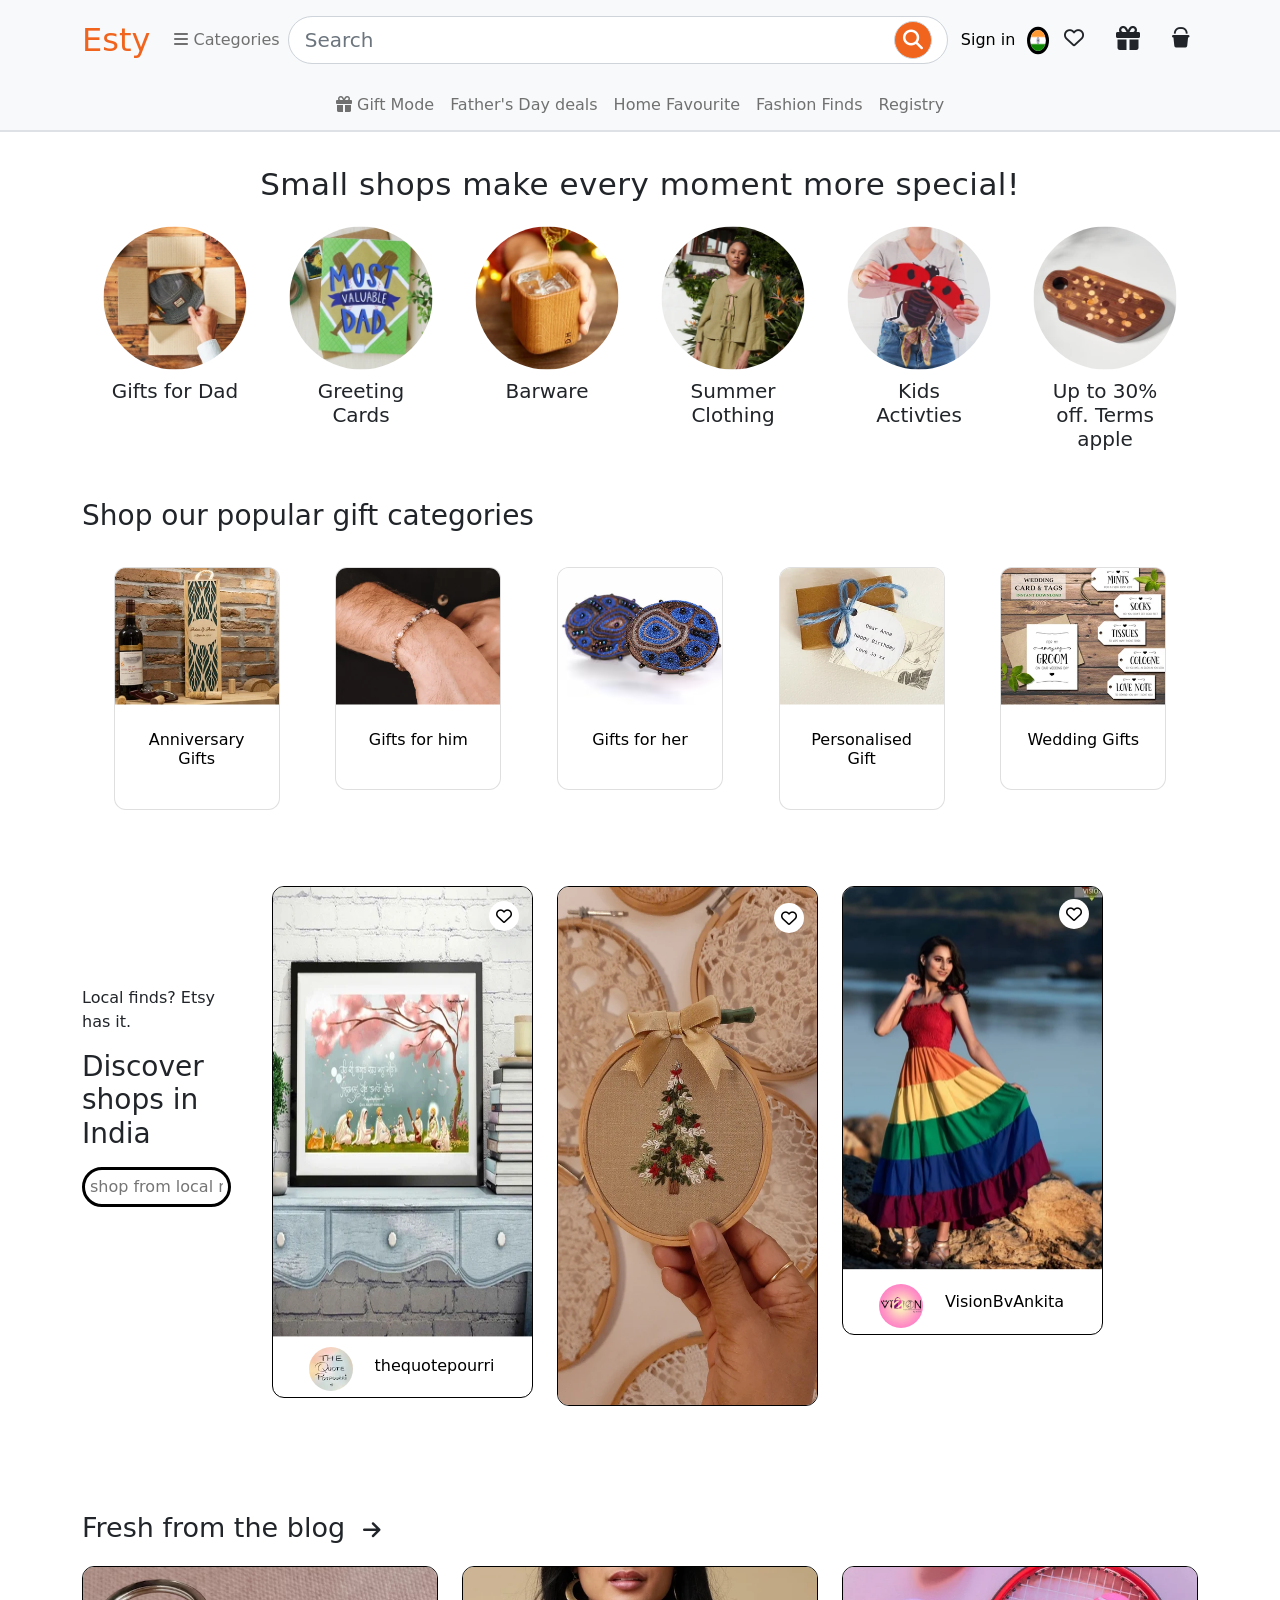
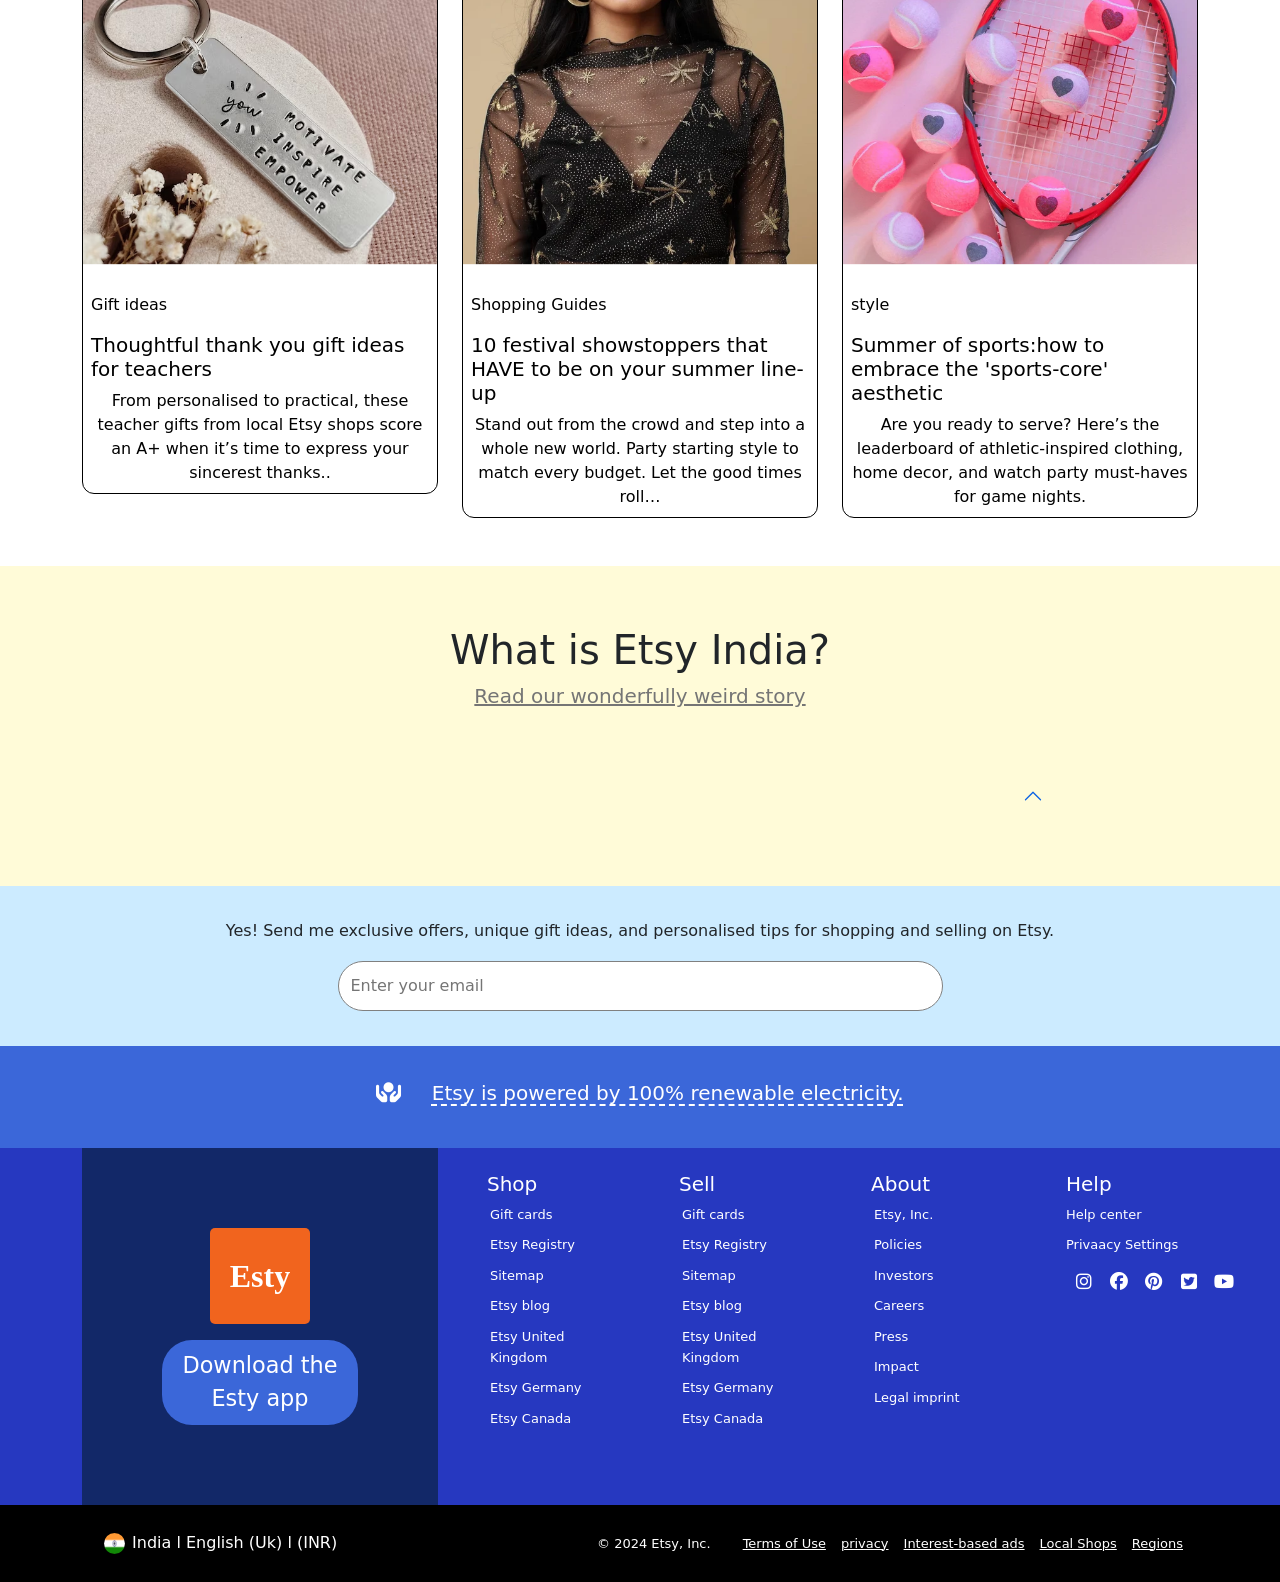
<file: index.html>
<!DOCTYPE html>
<html lang="en">

<head>
  <meta charset="UTF-8">
  <meta name="viewport" content="width=device-width, initial-scale=1.0">
  <title>Esty</title>
  <!-- Bootstrap cdn -->
  <link rel="stylesheet" href="./Assets/bootstrap-5/css/bootstrap.min.css">
  <!-- Fontawesome icons cdn -->
   <link rel="stylesheet" href="https://cdnjs.cloudflare.com/ajax/libs/font-awesome/6.5.2/css/all.min.css"
   integrity="sha512-SnH5WK+bZxgPHs44uWIX+LLJAJ9/2PkPKZ5QiAj6Ta86w+fsb2TkcmfRyVX3pBnMFcV7oQPJkl9QevSCWr3W6A=="
   crossorigin="anonymous" referrerpolicy="no-referrer" />
  <!-- style css -->
  <link rel="stylesheet" href="./css/index.css">

</head>

<body>

  <header>
    <nav class="navbar navbar-expand-lg navbar-light bg-light">
      <div class="container ">
        <a class="navbar-brand fs-2 fw-normal" href="./html/gift-card.html" style="color: #F1641E;">Esty</a>
        <button class="navbar-toggler" type="button" data-bs-toggle="collapse" data-bs-target="#navbarSupportedContent"
          aria-controls="navbarSupportedContent" aria-expanded="false" aria-label="Toggle navigation">
          <span class="navbar-toggler-icon"></span>
        </button>
        <div class="collapse navbar-collapse " id="navbarSupportedContent">
          <ul class="navbar-nav me-auto mb-2 mb-lg-0">
            <li class="nav-item dropdown text-nowrap">
              <a class="nav-link " href="#" id="navbarDropdown" role="button" data-bs-toggle="dropdown"
                aria-expanded="false">
                <i class="fa-solid fa-bars"></i> Categories
                <script src="https://cdn.jsdelivr.net/npm/bootstrap@5.0.2/dist/js/bootstrap.bundle.min.js"
                  integrity="sha384-MrcW6ZMFYlzcLA8Nl+NtUVF0sA7MsXsP1UyJoMp4YLEuNSfAP+JcXn/tWtIaxVXM"
                  crossorigin="anonymous"></script>
              </a>
              <ul class="dropdown-menu  " aria-labelledby="navbarDropdown">
                <li><a class="dropdown-item" href="#">Accessories</a></li>
                <li><a class="dropdown-item" href="#">Art & collectibles</a></li>
                <li>
                </li>
                <li><a class="dropdown-item" href="#">baby</a></li>
                <li><a class="dropdown-item" href="#">bags & purses</a></li>
                <li><a class="dropdown-item" href="#">bath & beauty</a></li>
                <li><a class="dropdown-item" href="#">books,Films & music</a></li>
                <li><a class="dropdown-item" href="#">clothing</a></li>
                <li><a class="dropdown-item" href="#">Craft Supplies & Tools</a></li>
                <li><a class="dropdown-item" href="#">Electronics & Accessories</a></li>
                <li><a class="dropdown-item" href="#">Gifts</a></li>
                <li><a class="dropdown-item" href="#">Home & Living</a></li>
                <li><a class="dropdown-item" href="#">Jewellery</a></li>
                <li><a class="dropdown-item" href="#">Paper & Party Supplies</a></li>
                <li><a class="dropdown-item" href="#">Pet Supplies</a></li>
                <li><a class="dropdown-item" href="#">Shoes</a></li>
                <li><a class="dropdown-item" href="#">Toys & Games</a></li>
                <li><a class="dropdown-item" href="#">Weddings</a></li>


              </ul>
            </li>

          </ul>

        </div>
        <!-- search form -->
        <form class="d-flex nav-search-form w-100">
          <div class="input-group input-group-lg  py-2 ">
            <input type="text" class="form-control rounded-pill w-100 position-relative " aria-label="Search"
              type="search" placeholder="Search" aria-describedby="inputGroup-sizing-lg">
            <span class="input-group-text rounded-pill position-absolute top-0 end-0 py-2 px-2 me-3"
              id="inputGroup-sizing-lg" style="background-color: #F1641E; margin-top: 0.8rem;"><i
                class="fa-solid fa-magnifying-glass text-white"></i></span>
          </div>
        </form>
        <!-- search form -->
        <div class="nav-icons d-flex align-items-center">
          <button class="btn btn-light rounded-pill text-nowrap">Sign in</button>
        </div>
        <div class="flag">
          <div class="d-inline-block" tabindex="0" data-bs-toggle="popover" data-bs-trigger="hover focus"
            data-bs-placement="bottom" data-bs-content="India">
            <img src="./imge/icons imges/india-flag-icon.webp" alt="" class="img-fluid ">
          </div>
        </div>
        <div class="flag px-3">
          <div class="d-inline-block" tabindex="0" data-bs-toggle="popover" data-bs-trigger="hover focus"
            data-bs-placement="bottom" data-bs-content="Favourite">
            <i class="fa-regular fa-heart fs-5"></i>
          </div>
        </div>
        <div class="flag px-2">
          <div class="d-inline-block" tabindex="0" data-bs-toggle="popover" data-bs-trigger="hover focus"
            data-bs-placement="bottom" data-bs-content="Gift mode">
            <i class="fa-solid fa-gift ms-2 fs-4"></i>
          </div>
        </div>
        <div class="flag px-2">
          <div class="d-inline-block" tabindex="0" data-bs-toggle="popover" data-bs-trigger="hover focus"
            data-bs-placement="bottom" data-bs-content="Basket">
            <i class="fa-solid fa-bucket ms-3 fs-5"></i>
          </div>

        </div>
    </nav>
    <!-- As a link -->
    <nav class="navbar navbar-expand-lg navbar-light bg-light border-bottom border-2 last-nvbar">
      <div class="container">
        <div class="m-auto">
          <ul class="navbar-nav ">
            <li class="nav-item">
              <a class="nav-link btn1" aria-current="page" href="./html/gift-card.html"><i
                    class="fa-solid fa-gift"></i> Gift Mode</a>
            </li>
            <li class="nav-item">
              <a class="nav-link btn1" aria-current="page" href="./html/Back-to-school.html">Father's Day
                  deals</a>
            </li>
            <li class="nav-item">
              <a class="nav-link btn1" aria-current="page" href="./html/Home-Favourites.html">Home Favourite</a>
            </li>
            <li class="nav-item">
              <a class="nav-link btn1" aria-current="page" href="./html/Fashion-Favourites.html">Fashion Finds</a>
            </li>
            <li class="nav-item">
              <a class="nav-link btn1" aria-current="page" href="./html/Etsy-Registry.html">Registry</a>
            </li>

          </ul>
        </div>
      </div>
    </nav>
    </div>
    </nav>

  </header>
  
  <section id="special-section">
    <div class="container">
      <div class="row">
        <div class="col-12">
          <h1 class="wt-body-max-width wt-text-heading">Small shops make every moment more special!</h1>
        </div>
      </div>


      <div class="container marketing">
        <!-- Three columns of text below the carousel -->
        <div class="row  mt-2">
          <div class="col-lg-2  mt-3 special-img-card shadow-none ">
            <div class="card border-0 m-auto ">
              <img src="./imge/product-imge/ij_300x300.5981356668_biswxvgg.webp" alt="" class="rounded-pill m-auto"
                width="130">
              <div class="card-body">
                <h5 class="text-center">Gifts for Dad</h5>
                <div class="line"></div>
              </div>
            </div>
          </div>
          <div class="col-lg-2 mt-3 special-img-card shadow-none ">
            <div class="card border-0 m-auto ">
              <img src="./imge/product-imge/il_300x300.1934951451_chnf.webp" alt="" class="rounded-pill m-auto"
                width="130">
              <div class="card-body">
                <h5 class="text-center">Greeting Cards</h5>
                <div class="line"></div>

              </div>
            </div>
          </div>
          <div class="col-lg-2 mt-3 special-img-card shadow-none ">
            <div class="card border-0 m-auto ">
              <img src="./imge/product-imge/il_300x300.4393791427_q9zq.webp" alt="" class="rounded-pill m-auto"
                width="130">
              <div class="card-body">
                <h5 class="text-center">Barware</h5>
                <div class="line"></div>

              </div>
            </div>
          </div>
          <div class="col-lg-2 mt-3 special-img-card shadow-none ">
            <div class="card border-0 m-auto ">
              <img src="./imge/product-imge/il_300x300.5842079859_hpa0.webp" alt="" class="rounded-pill m-auto"
                width="130">
              <div class="card-body">
                <h5 class="text-center">Summer Clothing</h5>
                <div class="line"></div>

              </div>
            </div>
          </div>
          <div class="col-lg-2 mt-3 special-img-card shadow-none ">
            <div class="card border-0 m-auto ">
              <img src=" ./imge/product-imge/il_300x300.5338068475_9qeg.webp" alt="" class="rounded-pill m-auto"
                width="130">
              <div class="card-body">
                <h5 class="text-center">Kids Activties</h5>
                <div class="line"></div>

              </div>
            </div>
          </div>
          <div class="col-lg-2 mt-3 special-img-card shadow-none ">
            <div class="card border-0 m-auto ">
              <img src="./imge/product-imge/il_300x300.5559365546_ru1a.webp" alt="" class="rounded-pill m-auto"
                width="130">
              <div class="card-body">
                <h5 class="text-center">Up to 30% off. Terms apple </h5>
                <div class="line"></div>

              </div>
            </div>
          </div>
  </section>


  <section id="search-section">
    <div class="container card-image">
      <div class="row d-flex justify-content-evenly">
        <h3 class="wt-body-max-width ">Shop our popular gift categories</h3>
        <div class="col-12 col-lg-2 col-md-6">
          <div class="card-img card">
            <img src="./imge/product-imge/il_340x270.4479721093_gfiz.webp">
            <div class="card-body">
              <a href="#">
                <h6 style="padding: 1rem 0;">Anniversary Gifts</h6>
              </a>
            </div>
          </div>
        </div>
        <div class="col-12 col-lg-2 col-md-6">
          <div class="card-img card">
            <img src="./imge/product-imge/il_340x270.5806724446_jqg8.webp">
            <div class="card-body">
              <a href="#">
                <h6 style="padding: 1rem 0;">Gifts for him</h6>
              </a>
            </div>
          </div>
        </div>
        <div class="col-12 col-lg-2 col-md-6">
          <div class="card-img card">
            <img src="./imge/product-imge/il_340x270.1384278263_4d7d.avif">
            <div class="card-body">
              <a href="#">
                <h6 style="padding: 1rem 0;">Gifts for her</h6>
              </a>
            </div>
          </div>
        </div>
        <div class="col-12 col-lg-2 col-md-6">
          <div class="card-img card">
            <img src="./imge/product-imge/il_340x270.6008698124_fudz.webp">
            <div class="card-body">
              <a href="#">
                <h6 style="padding: 1rem 0;">Personalised Gift</h6>
              </a>
            </div>
          </div>
        </div>
        <div class="col-12 col-lg-2 col-md-6">
          <div class="card-img card">
            <img src="./imge/product-imge/il_340x270.1985966876_fmhi.webp">
            <div class="card-body">
              <a href="#">
                <h6 style="padding: 1rem 0;">Wedding Gifts</h6>
              </a>
            </div>
          </div>
        </div>
      </div>
    </div>
  </section>

  <section id="shift-section">
    <div class="container card-image">
      <div class="row">
        <div class="col-12 col-lg-2 col-md-12">
          <div class="text-1">
            <p>Local finds? Etsy has it.</p>
            <h3>Discover shops in India</h3>
            <div class="textbox">
              <input type="text" placeholder="shop from local makers">
            </div>
          </div>
        </div>
        <div class="col-lg-3 col-md-12 col-12 mt-lg-0 mt-5">
          <div class="card-img1">
            <div class="card-img-div">
              <img src="./imge/product-imge/il_570xN.4396694899_rrik.webp" style="height: 428px;" class="">
              <i class="fa-regular fa-heart"></i>
              <i class="fa-solid fa-camera mt-1"></i>
              <i class="fa-solid fa-ellipsis mt-1"></i>
            </div>
            <div class="card-body d-flex justify-content-center p-2 align-items-center">
              <img src="./imge/product-imge/isla_75x75.39328286_t9jgdz9w.webp" class="m-0"
                style="height: 40px;width: 40px;border-radius: 50%;">
              <a href="#">
                <h6 class="ms-4">thequotepourri</h6>
              </a>
            </div>
          </div>
        </div>
        <div class="col-lg-3 col-md-12 col-12 mt-lg-0 mt-5">
          <div class="card-img1">
            <div class="card-img-div">
              <img src="./imge/product-imge/ss.webp" style="height: 518px;" class="m-0">
              <i class="fa-regular fa-heart"></i>
              <i class="fa-solid fa-camera"></i>
              <i class="fa-solid fa-ellipsis"></i>
            </div>
          </div>
        </div>
        <div class="col-lg-3 col-md-12 col-12 mt-lg-0 mt-5">
          <div class="card-img1">
            <div class="card-img-div">
              <img src="./imge/product-imge/il_570xN.2873719182_ni4t (1).webp">
              <i class="fa-regular fa-heart"></i>
              <i class="fa-solid fa-camera mt-1"></i>
              <i class="fa-solid fa-ellipsis mt-2"></i>
            </div>
            <div class="card-body d-flex justify-content-center p-2 align-items-center">
              <img src="./imge/product-imge/isla_280x280.47723320_9drekfds.avif" class="m-0"
                style="height: 40px;width: 40px;border-radius: 50%;">
              <a href="#">
                <h6 class="ms-4">VisionBvAnkita</h6>
              </a>

            </div>
          </div>
        </div>
      </div>
    </div>
  </section>

  <section id="spaces-section" class="py-5 mt-5">
    <div class="container">
      <div class="row">
        <div class="col-12">
          <h1 class="post" style="font-size: 27.01px;">Fresh from the blog<i class="fa-solid fa-arrow-right"
              style="font-size: 20px; margin: 18px;"></i>
          </h1>
        </div>
      </div>
      <div class="row">
        <div class="col-lg-4 col-md-12 col-12 mt-lg-0 mt-5 ">
          <div class="card-img1">
            <div class="card-img-div">
              <img src="./imge/product-imge/inv_620x495.5110225789_f2nmbt39.avif" class="">

              <i class="fa-solid fa-camera " style="top: 1%;"></i>
              <i class="fa-solid fa-ellipsis" style="margin-top: -23px;"></i>
            </div>
            <div class="card-body d-flex justify-content-center p-2 align-items-center">

              <a href="#">
                <p style="text-align: left;">Gift ideas</p>
                <h5 style="text-align: left;">Thoughtful thank you gift ideas for teachers</h5>
                <h style="text-align: left;">From personalised to practical, these teacher gifts from local Etsy shops score an A+
                  when it’s time to express your sincerest thanks..</h>
              </a>
            </div>
          </div>
        </div>
        <div class="col-lg-4 col-md-12 col-12 mt-lg-0 mt-5">
          <div class="card-img1">
            <div class="card-img-div">
              <img src="./imge/product-imge/inv_620x495.5085901722_dl0vmwra.webp" class="">
              <i class="fa-solid fa-camera " style="top: 1%;"></i>
              <i class="fa-solid fa-ellipsis" style="margin-top: -23px;"></i>
            </div>
            <div class="card-body d-flex justify-content-center p-2 align-items-center">

              <a href="#">
                <p  style="text-align: left;">Shopping Guides</p>
                <h5 style="text-align: left;">10 festival showstoppers that HAVE to be on your summer line-up</h5>
                <h style="text-align: left;"">Stand out from the crowd and step into a whole new world. Party starting style to match
                  every budget. Let the good times roll…</h>
              </a>
            </div>
          </div>
        </div>
        <div class="col-lg-4 col-md-12 col-12 mt-lg-0  mt-5">
          <div class="card-img1">
            <div class="card-img-div">
              <img src="./imge/product-imge/inv_620x495.6084745227_h0shoiuo.webp" class="">
              <i class="fa-solid fa-camera " style="top: 1%;"></i>
              <i class="fa-solid fa-ellipsis" style="margin-top: -23px;"></i>
            </div>
            <div class="card-body d-flex justify-content-center p-2 align-items-center">

              <a href="#">
                <p style="text-align: left;">style</p>
                <h5 style="text-align: left;">Summer of sports:how to embrace the 'sports-core' aesthetic</h5>
                <h style="text-align: left;">Are you ready to serve? Here’s the leaderboard of athletic-inspired clothing, home
                  decor, and watch party must-haves for game nights.</h>
              </a>
            </div>
          </div>
        </div>
      </div>
    </div>
  </section>


  <section id="terminal-section">
    <div class="row">
      <div class="col-12">
        <div class="out lh-1">
          <p class="text-center  fs-1">What is Etsy India?</p>
          <p class="text-decoration-underline text-center fs-5" style="font-weight: 400;color: #757575;">Read our
            wonderfully weird story</p>
        </div>
      </div>
    </div>
    <div class="row justify-content-center mt-5">
      <div class="col-8">
        <div class="accordion " id="accordionExample">
          <div class=" ">
            <h2 class="accordion-header" id="headingOne">
              <button class="accordion-button" type="button" data-bs-toggle="collapse" data-bs-target="#collapseOne"
                aria-expanded="true" aria-controls="collapseOne" style="background-color: transparent;">
              </button>
            </h2>
            <div id="collapseOne" class="accordion-collapse collapse" aria-labelledby="headingOne"
              data-bs-parent="#accordionExample">
              <div class="accordion-body">
                <p>Etsy is a global marketplace for creative and one-of-a-kind goods. It’s home to a universe of
                  special, extraordinary items, from unique home decor pieces to trending fashion finds. Founded in
                  2005, Etsy began its Indian journey in 2018.</p>
                <p>Etsy is a place where creativity lives and thrives because it’s powered by people just like you. We
                  help our community of 5.9 million active sellers worldwide turn their ideas into successful small
                  businesses. Our platform connects them with 89.9 million active buyers looking for something special
                  that enables them to express their unique identity.</p>
                <p>its Indian journey in 2018.</p>

              </div>
            </div>
          </div>
        </div>
      </div>
    </div>
  </section>



  <!-- footer part start -->
  <section id="nike-section">
    <div class="row ">
      <div class="col-12">
        <div style="height: 100%; width: 100%;text-align: center; padding: 35px;">
          <h6>Yes! Send me exclusive offers, unique gift ideas, and personalised tips for shopping and selling on Etsy.
          </h6>
          <div class="textbox1">
            <input type="text" placeholder="Enter your email">
            <!-- <input type="text" id="sub" placeholder="Subscribe"> -->

          </div>
        </div>
      </div>
    </div>
  </section>
  <footer>
    <section id="dreame-section">
      <div class="row">
        <div class="col-12">
          <div class=" w-100 h-100" style="text-align: center; padding: 35px; text-transform: white;">
            <div class="flag">
              <h5 style="color: white;"> <i class="fa-solid fa-hands-holding-circle me-4" style="color: white;"></i>
                <span style="text-decoration: underline;text-decoration-style: dashed;text-underline-position: under;">
                  Etsy is powered by 100% renewable electricity.</span>
              </h5>
            </div>
          </div>
        </div>
    </section>
    <section id="footer-nav">
      <div class="container">
        <div class="row">
          <div class="col-lg-4 col-12">
            <div class="footer-left-nav-div">
              <div class="inner-div">
                <div class="logo-div">Esty</div>
                <button class="btn">Download the Esty app</button>
              </div>
            </div>
          </div>
          <div class="col-lg-8 px-2 py-4 col-12">
            <div class="row">
              <div class="col-lg-3 col-6">
                <h5 style="color: white; margin-left: 29px;">Shop</h5>

                <ul class="div-footer-nav" style="color: white;">
                  <li>
                    <span>Gift cards</span>
                  </li>
                  <li>
                    <span>Etsy Registry</span>
                  </li>
                  <li>
                    <span>Sitemap</span>
                  </li>
                  <li>
                    <span>Etsy blog</span>
                  </li>
                  <li>
                    <span>Etsy United Kingdom</span>
                  </li>
                  <li>
                    <span>Etsy Germany</span>
                  </li>
                  <li>
                    <span>Etsy Canada</span>
                  </li>

                </ul>
              </div>
              <div class="col-lg-3 col-6">
                <h5 style="color: white;margin-left: 29px;">Sell</h5>
                <ul class="div-footer-nav" style="color: white;">
                  <li style="list-style-type: none;">
                    <span>Gift cards</span>
                  </li>
                  <li>
                    <span>Etsy Registry</span>
                  </li>
                  <li>
                    <span>Sitemap</span>
                  </li>
                  <li>
                    <span>Etsy blog</span>
                  </li>
                  <li>
                    <span>Etsy United Kingdom</span>
                  </li>
                  <li>
                    <span>Etsy Germany</span>
                  </li>
                  <li>
                    <span>Etsy Canada</span>
                  </li>

                </ul>
              </div>
              <div class="col-lg-3 col-6">
                <h5 style="color: white;margin-left: 29px;">About</h5>
                <ul class="div-footer-nav" style="color: white;">
                  <li>
                    <span>Etsy, Inc.</span>
                  </li>
                  <li>
                    <span>Policies</span>
                  </li>
                  <li>
                    <span>Investors</span>
                  </li>
                  <li>
                    <span>Careers</span>
                  </li>
                  <li>
                    <span>Press</span>
                  </li>
                  <li>
                    <span>Impact</span>
                  </li>
                  <li>
                    <span>Legal imprint</span>
                  </li>
                </ul>
              </div>
              <div class="col-lg-3 col-6">
                <ul class="div-footer-nav " style="color: white;">
                  <h5 style="color: white;">Help</h5>

                  <li>
                    <span>Help center</span>
                  </li>
                  <li>
                    <span>Privaacy Settings</span>
                  </li>
                  <li>
                    <div class="privaacy">
                      <i class="fa-brands fa-instagram px-3"></i>
                      <i class="fa-brands fa-facebook px-3"></i>
                      <i class="fa-brands fa-pinterest px-3"></i>
                      <i class="fa-brands fa-square-twitter px-3"></i>
                      <i class="fa-brands fa-youtube px-2"></i>
                    </div>
                  </li>
                </ul>
              </div>
            </div>
          </div>


        </div>
      </div>

    </section>
    <section id="Assets-section">
      <div class="container">
        <div class="row justify-content-center d-flex">
          <div class="col-lg-4 col-12 ">
            <div class="jods-div flag" tabindex="0">
              <img src="./imge/icons imges/india-flag-icon.webp" style="width: 25px;" alt="">
              <span style="color: white;">India l English (Uk) l (INR)</span>
            </div>
          </div>

          <div class="col-lg-8 col-12 d-flex align-items-center justify-content-end">
            <span style="color: white; font-size: 12.99px;">© 2024 Etsy, Inc.</span>
            <ul
              style="display: flex; color: white;  text-decoration-line: underline;   text-decoration-thickness: 1px;">
              <li style="list-style: none; padding-right: 15px; font-size: 12.99px;">
                <span>Terms of Use</span>
              </li>
              <li style="list-style: none; padding-right: 15px; font-size: 12.99px;">
                <span>privacy</span>
              </li>
              <li style="list-style: none; padding-right: 15px; font-size: 12.99px;">
                <span>Interest-based ads</span>
              </li>
              <li style="list-style: none; padding-right: 15px; font-size: 12.99px;">
                <span>Local Shops</span>
              </li>
              <li style="list-style: none; padding-right: 15px; font-size: 12.99px;">
                <span>Regions</span>
              </li>
            </ul>
          </div>
        </div>
      </div>
    </section>
  </footer>
  <!-- footer part end -->





   <!-- jQuery -->
   <script src="https://ajax.googleapis.com/ajax/libs/jquery/3.6.0/jquery.min.js"></script>
  
  <script src="./Assets/bootstrap-5/js/bootstrap.min.js"></script>

  <script src="./Assets/bootstrap-5/js/bootstrap.bundle.min.js"></script>
  <script src="./js/script.js"></script>
</body>

</html>
</file>
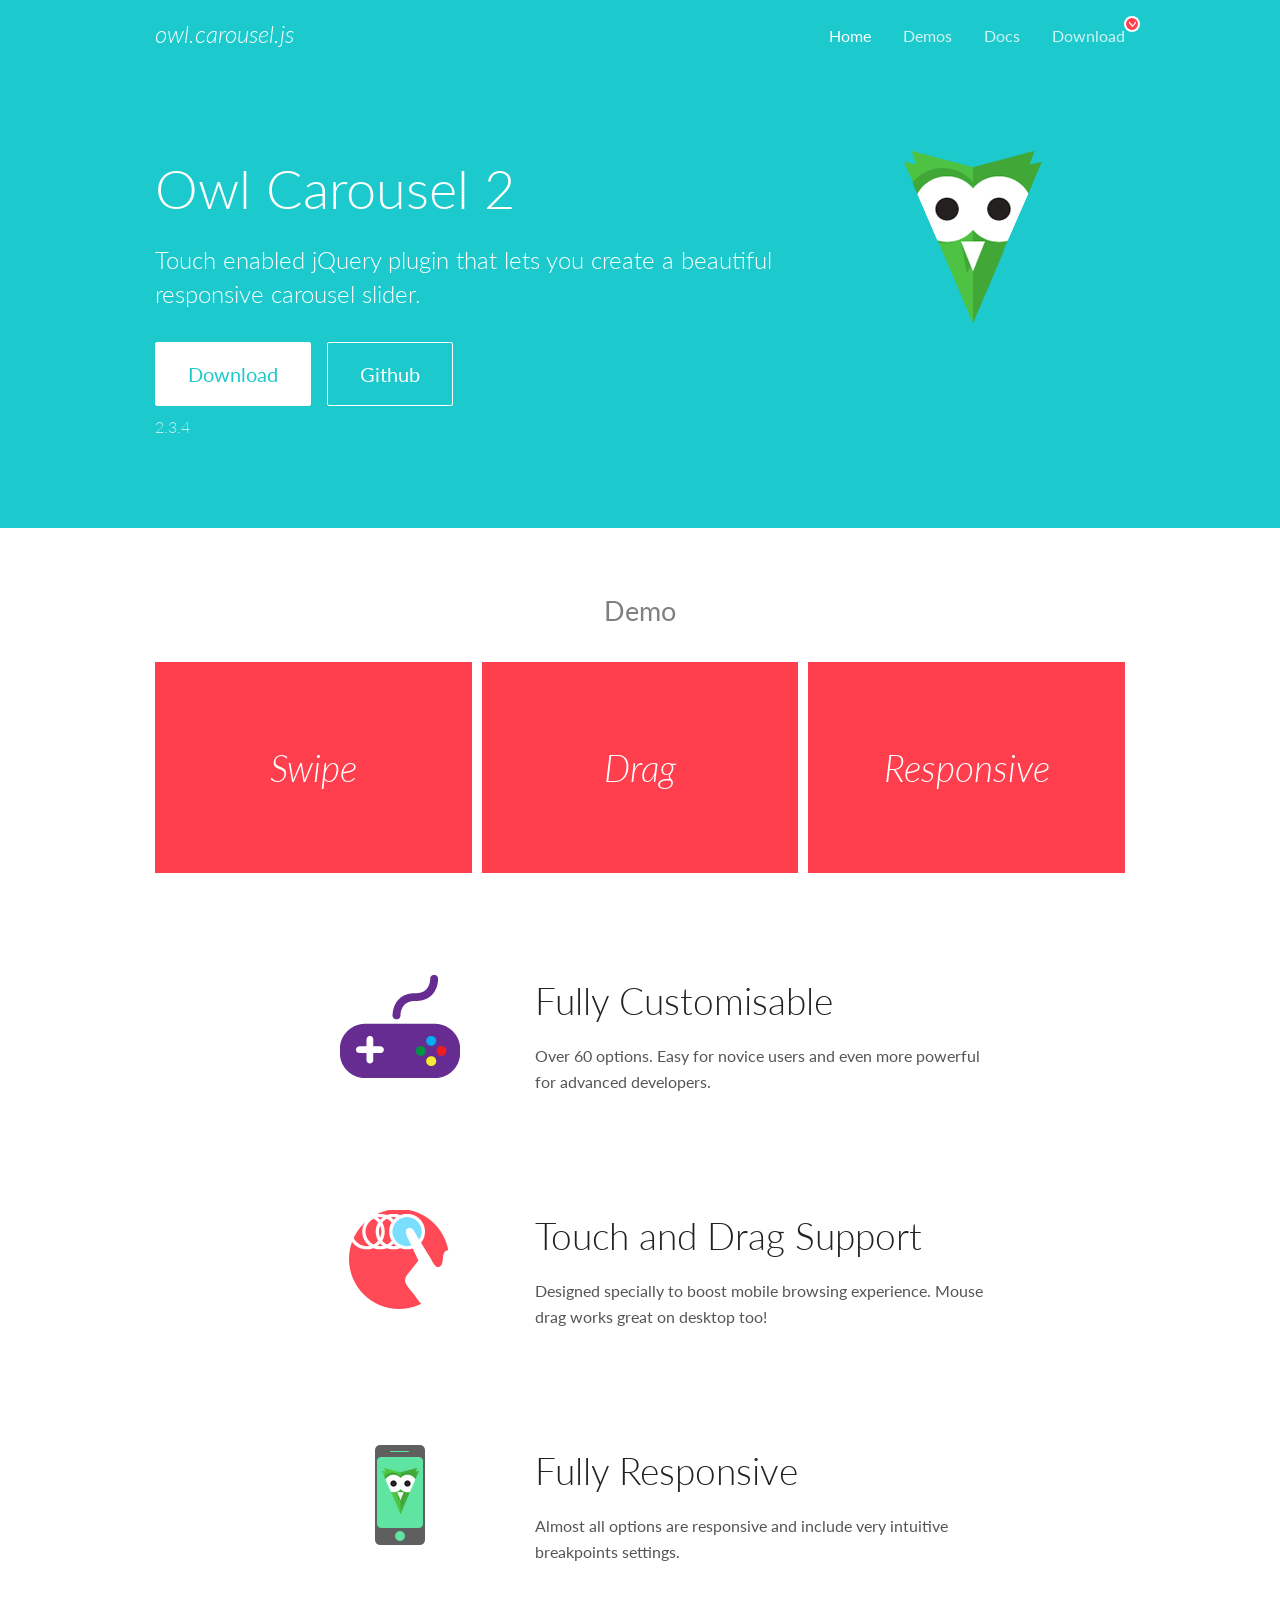
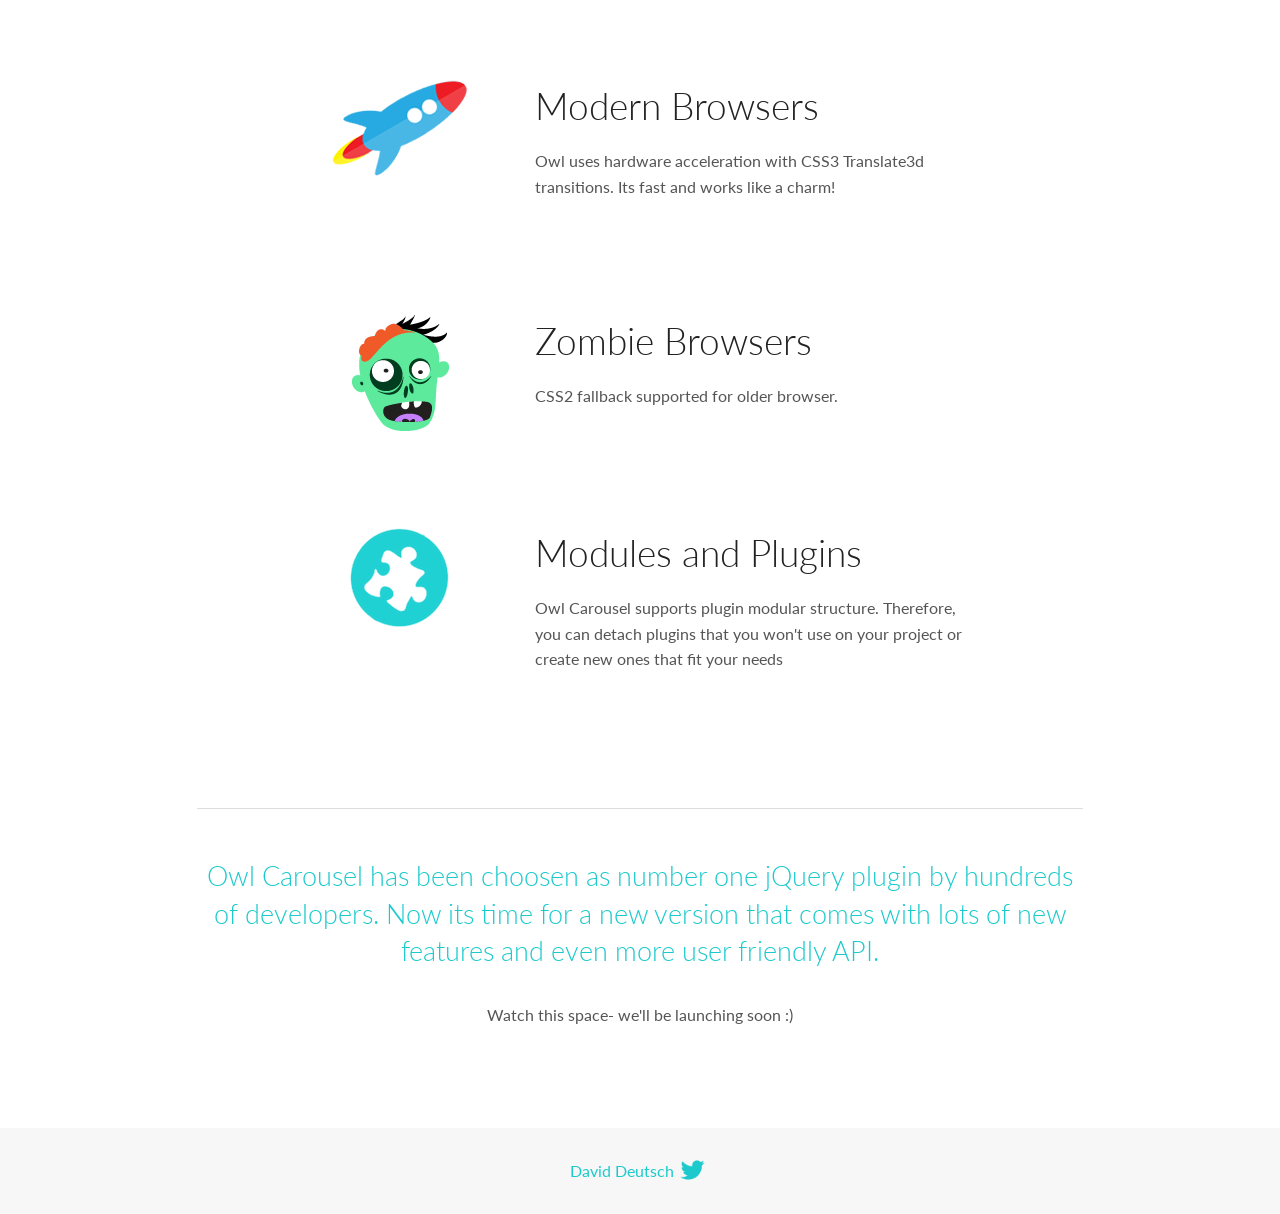
<file: Assets/owl/OwlCarousel2-2.3.4/docs/index.html>
<!DOCTYPE html>
<html lang="en">
  <head>

    <!-- head -->
    <meta charset="utf-8">
    <meta name="msapplication-tap-highlight" content="no" />
    <meta name="viewport" content="width=device-width, initial-scale=1.0" />
    <meta name="description" content="Touch enabled jQuery plugin that lets you create beautiful responsive carousel slider.">
    <meta name="author" content="David Deutsch">
    <title>
      Home | Owl Carousel | 2.3.4
    </title>

    <!-- Stylesheets -->
    <link href='https://fonts.googleapis.com/css?family=Lato:300,400,700,400italic,300italic' rel='stylesheet' type='text/css'>
    <link rel="stylesheet" href="assets/css/docs.theme.min.css">

    <!-- Owl Stylesheets -->
    <link rel="stylesheet" href="assets/owlcarousel/assets/owl.carousel.min.css">
    <link rel="stylesheet" href="assets/owlcarousel/assets/owl.theme.default.min.css">

    <!-- HTML5 shim and Respond.js IE8 support of HTML5 elements and media queries -->

    <!--[if lt IE 9]>
      <script src="https://oss.maxcdn.com/libs/html5shiv/3.7.0/html5shiv.js"></script>
      <script src="https://oss.maxcdn.com/libs/respond.js/1.3.0/respond.min.js"></script>
    <![endif]-->

    <!-- Favicons -->
    <link rel="apple-touch-icon-precomposed" sizes="144x144" href="assets/ico/apple-touch-icon-144-precomposed.png">
    <link rel="shortcut icon" href="assets/ico/favicon.png">
    <link rel="shortcut icon" href="favicon.ico">

    <!-- Yeah i know js should not be in header. Its required for demos.-->

    <!-- javascript -->
    <script src="assets/vendors/jquery.min.js"></script>
    <script src="assets/owlcarousel/owl.carousel.js"></script>
  </head>
  <body>

    <!-- header -->
    <header class="header">
      <div class="row">
        <div class="large-12 columns">
          <div class="brand left">
            <h3>
              <a href="/OwlCarousel2/">owl.carousel.js</a> 
            </h3>
          </div>
          <a id="toggle-nav" class="right">
            <span></span> <span></span> <span></span> 
          </a> 
          <div class="nav-bar">
            <ul class="clearfix">
              <li class="active">
                <a href="/OwlCarousel2/index.html">Home</a> 
              </li>
              <li> <a href="/OwlCarousel2/demos/demos.html">Demos</a>  </li>
              <li> <a href="/OwlCarousel2/docs/started-welcome.html">Docs</a>  </li>
              <li>
                <a href="https://github.com/OwlCarousel2/OwlCarousel2/archive/2.3.4.zip">Download</a> 
                <span class="download"></span> 
              </li>
            </ul>
          </div>
        </div>
      </div>
    </header>

    <!-- home panel -->
    <section id="hero">
      <div class="row">
        <div class="large-8 medium-8 columns">
          <h1>Owl Carousel 2</h1>
          <h4>Touch enabled jQuery plugin that lets you create a beautiful responsive carousel slider.</h4>
          <a href="https://github.com/OwlCarousel2/OwlCarousel2/archive/2.3.4.zip" class="hero-button">Download</a> 
          <a href="https://github.com/OwlCarousel2/OwlCarousel2" class="hero-button outline">Github</a> 
          <p>2.3.4</p>
        </div>
        <div class="large-4 medium-4 columns">
          <img class="owl-logo" src="assets/img/owl-logo.png" alt="mr. Owl">
        </div>
      </div>
    </section>

    <!-- body -->
    <div class="home-demo">
      <div class="row">
        <div class="large-12 columns">
          <h3>Demo</h3>
          <div class="owl-carousel">
            <div class="item">
              <h2>Swipe</h2>
            </div>
            <div class="item">
              <h2>Drag</h2>
            </div>
            <div class="item">
              <h2>Responsive</h2>
            </div>
            <div class="item">
              <h2>CSS3</h2>
            </div>
            <div class="item">
              <h2>Fast</h2>
            </div>
            <div class="item">
              <h2>Easy</h2>
            </div>
            <div class="item">
              <h2>Free</h2>
            </div>
            <div class="item">
              <h2>Upgradable</h2>
            </div>
            <div class="item">
              <h2>Tons of options</h2>
            </div>
            <div class="item">
              <h2>Infinity</h2>
            </div>
            <div class="item">
              <h2>Auto Width</h2>
            </div>
          </div>
        </div>
      </div>
    </div>
    <script>
      var owl = $('.owl-carousel');
      owl.owlCarousel({
        margin: 10,
        loop: true,
        responsive: {
          0: {
            items: 1
          },
          600: {
            items: 2
          },
          1000: {
            items: 3
          }
        }
      })
    </script>

    <!-- features -->
    <div id="features">
      <div class="row">
        <div class="small-12 medium-9 small-centered columns">
          <section class="row feature">
            <div class="medium-4 small-12 columns">
              <img src="assets/img/feature-options.png" alt="">
            </div>
            <div class="medium-8 small-12 columns">
              <h2>Fully Customisable</h2>
              <p>Over 60 options. Easy for novice users and even more powerful for advanced developers.</p>
            </div>
          </section>
          <section class="row feature">
            <div class="medium-4 small-12 columns">
              <img src="assets/img/feature-drag.png" alt="">
            </div>
            <div class="medium-8 small-12 columns">
              <h2>Touch and Drag Support</h2>
              <p>Designed specially to boost mobile browsing experience. Mouse drag works great on desktop too!</p>
            </div>
          </section>
          <section class="row feature">
            <div class="medium-4 small-12 columns">
              <img src="assets/img/feature-responsive.png" alt="">
            </div>
            <div class="medium-8 small-12 columns">
              <h2>Fully Responsive</h2>
              <p>Almost all options are responsive and include very intuitive breakpoints settings.</p>
            </div>
          </section>
          <section class="row feature">
            <div class="medium-4 small-12 columns">
              <img src="assets/img/feature-modern.png" alt="">
            </div>
            <div class="medium-8 small-12 columns">
              <h2>Modern Browsers</h2>
              <p>Owl uses hardware acceleration with CSS3 Translate3d transitions. Its fast and works like a charm! </p>
            </div>
          </section>
          <section class="row feature">
            <div class="medium-4 small-12 columns">
              <img src="assets/img/feature-zombie.png" alt="">
            </div>
            <div class="medium-8 small-12 columns">
              <h2>Zombie Browsers</h2>
              <p>CSS2 fallback supported for older browser.</p>
            </div>
          </section>
          <section class="row feature">
            <div class="medium-4 small-12 columns">
              <img src="assets/img/feature-module.png" alt="">
            </div>
            <div class="medium-8 small-12 columns">
              <h2>Modules and Plugins</h2>
              <p>Owl Carousel supports plugin modular structure. Therefore, you can detach plugins that you won&#x27;t use on your project or create new ones that fit your needs</p>
            </div>
          </section>
        </div>
      </div>
    </div>

    <!-- footer -->
    <section id="teaser-text">
      <div class="row">
        <div class="small-12 medium-11 small-centered columns">
          <hr>
          <h3 id="owl-carousel-has-been-choosen-as-number-one-jquery-plugin-by-hundreds-of-developers-now-its-time-for-a-new-version-that-comes-with-lots-of-new-features-and-even-more-user-friendly-api-">Owl Carousel has been choosen as number one jQuery plugin by hundreds of developers. Now its time for a new version that comes with lots of new features and even more user friendly API.</h3>
          <p>Watch this space- we&#39;ll be launching soon :)</p>
        </div>
      </div>
    </section>

    <!-- footer -->
    <footer class="footer">
      <div class="row">
        <div class="large-12 columns">
          <h5>
            <a href="/OwlCarousel2/docs/support-contact.html">David Deutsch</a> 
            <a id="custom-tweet-button" href="https://twitter.com/share?url=https://github.com/OwlCarousel2/OwlCarousel2&text=Owl Carousel - This is so awesome! " target="_blank"></a> 
          </h5>
        </div>
      </div>
    </footer>

    <!-- vendors -->
    <script src="assets/vendors/highlight.js"></script>
    <script src="assets/js/app.js"></script>
  </body>
</html>
</file>
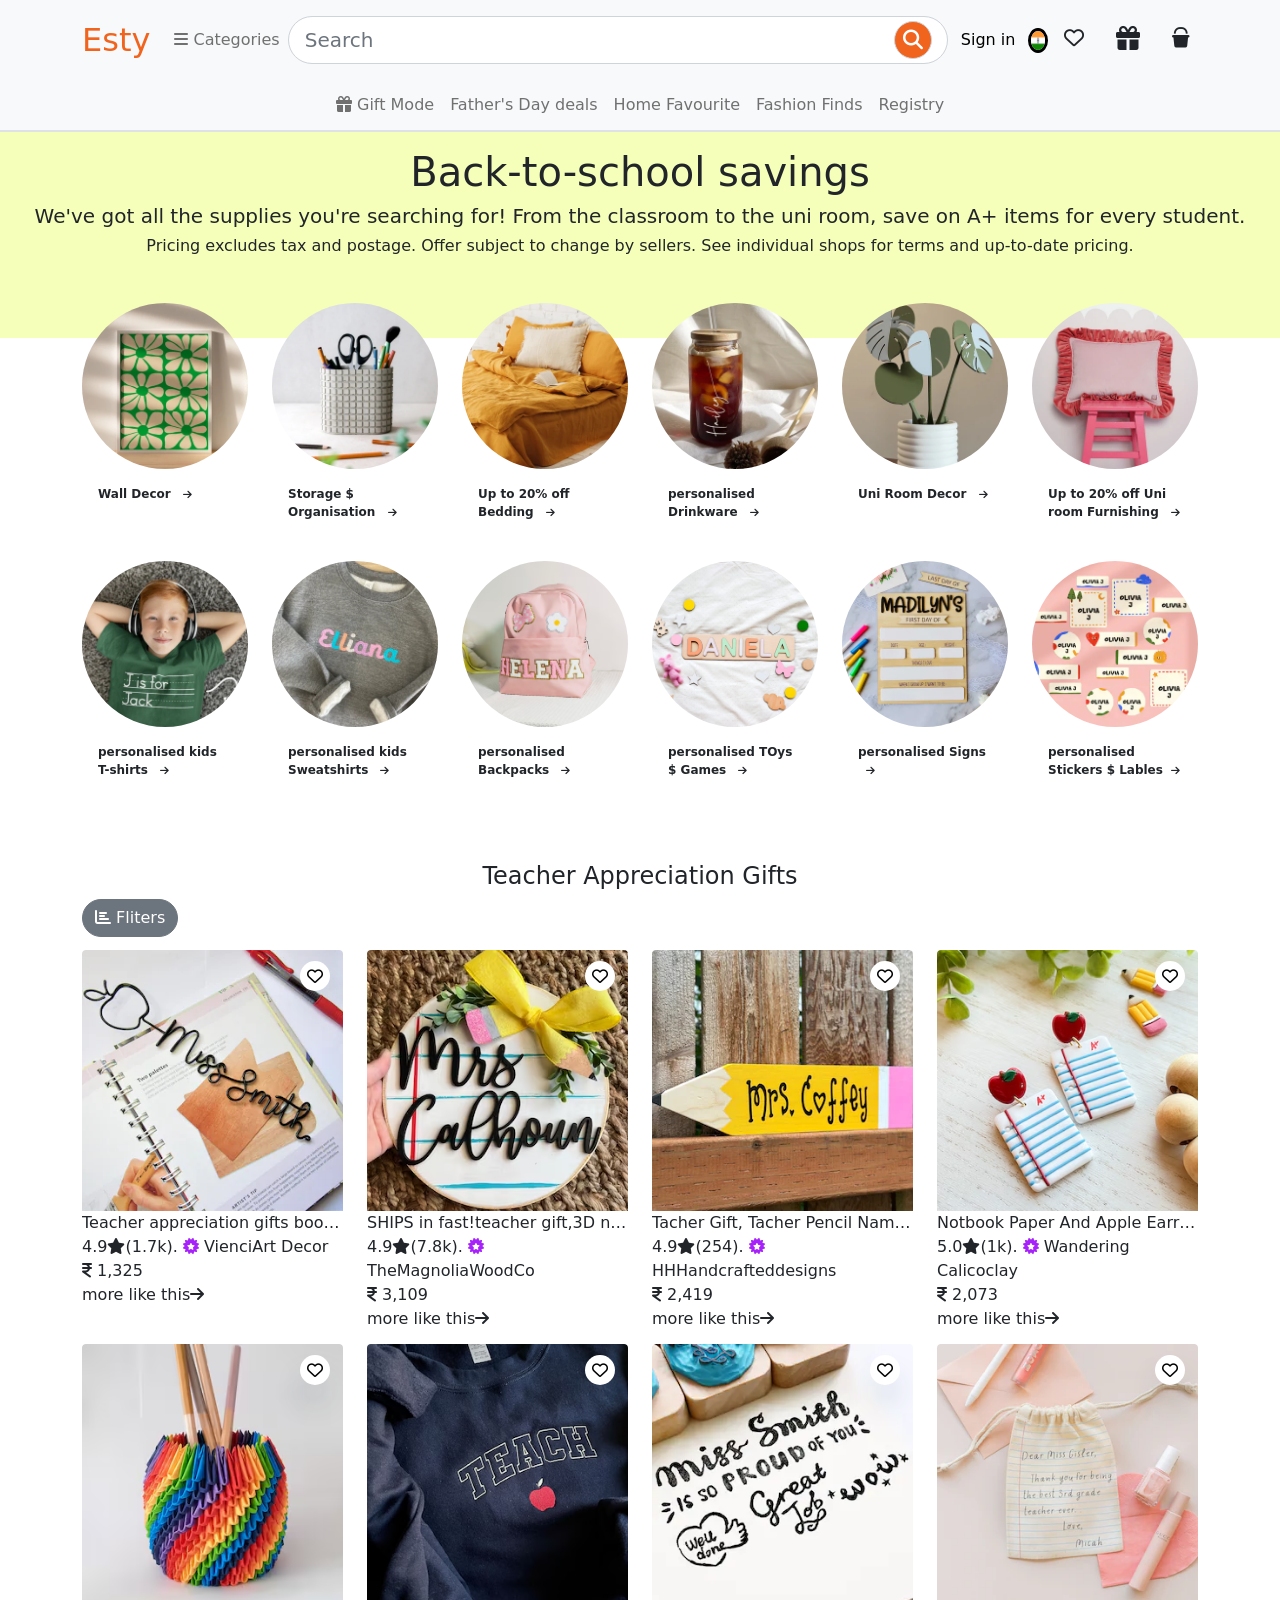
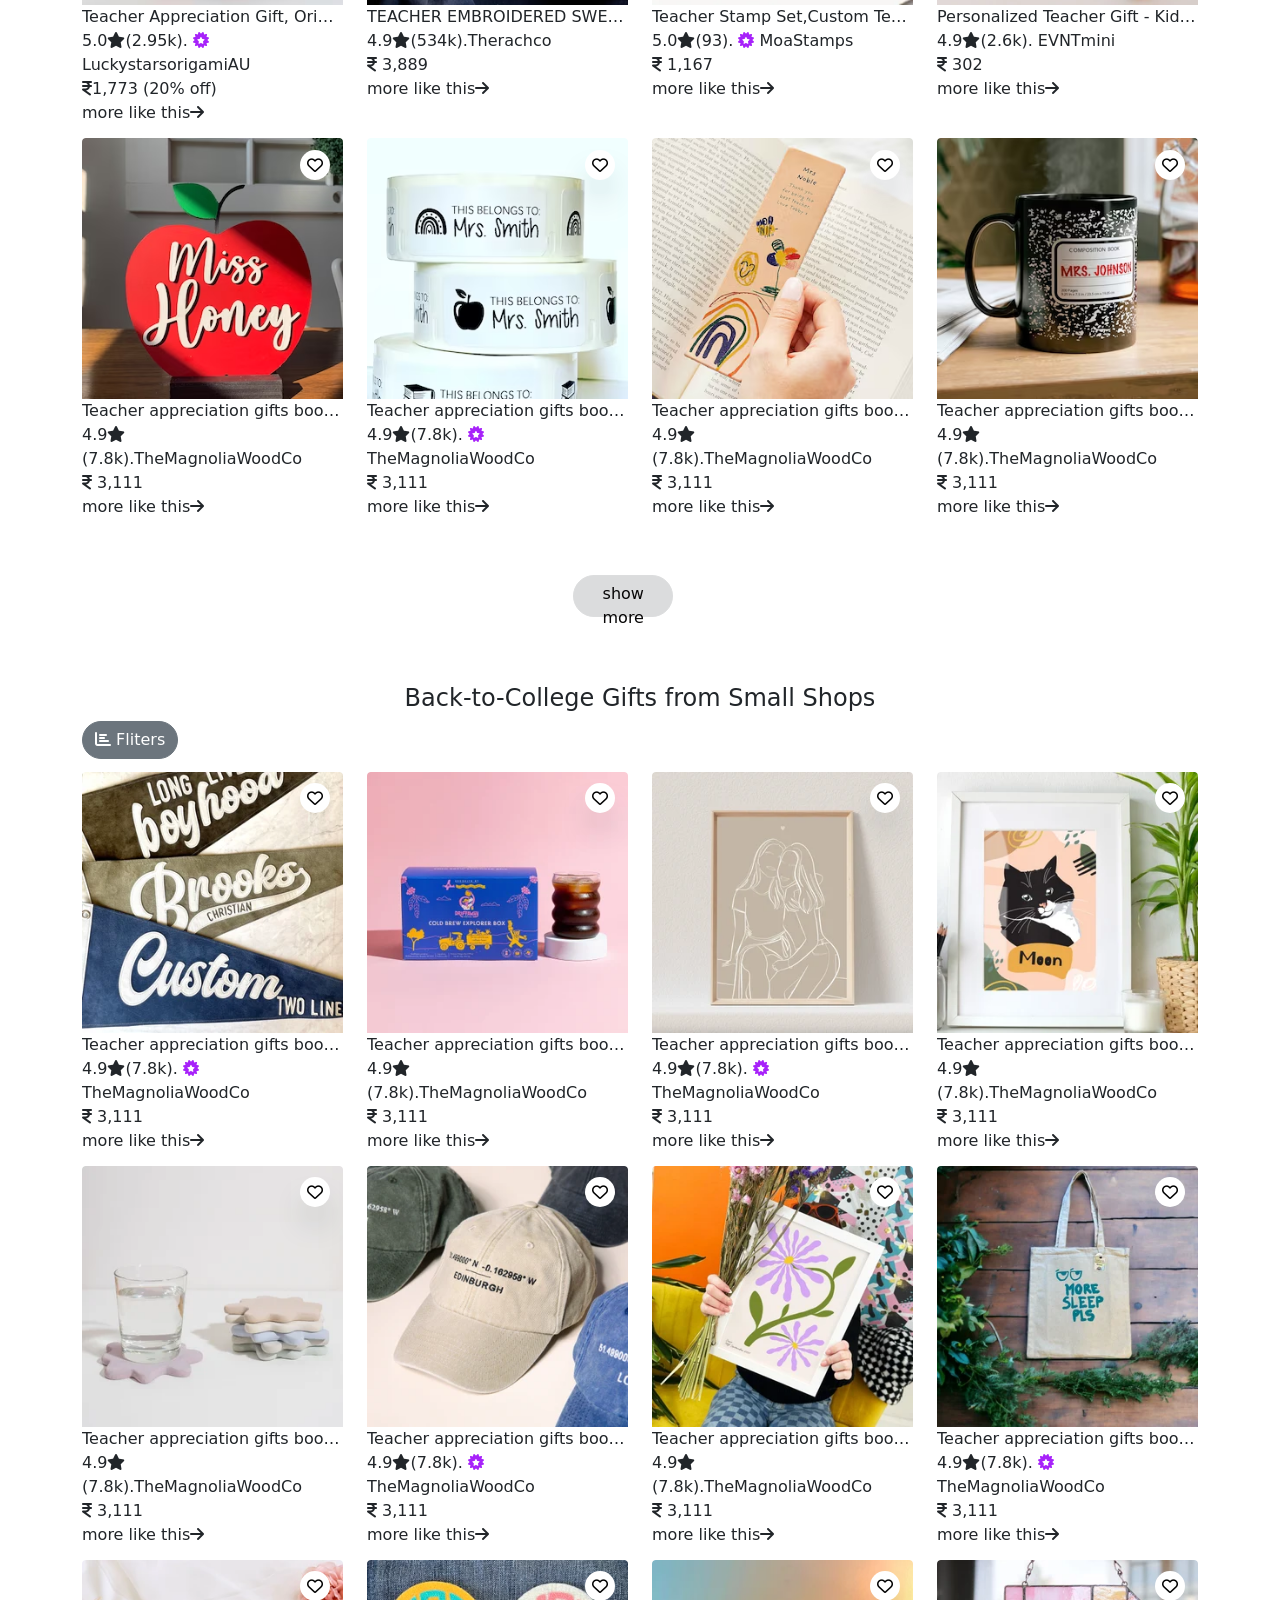
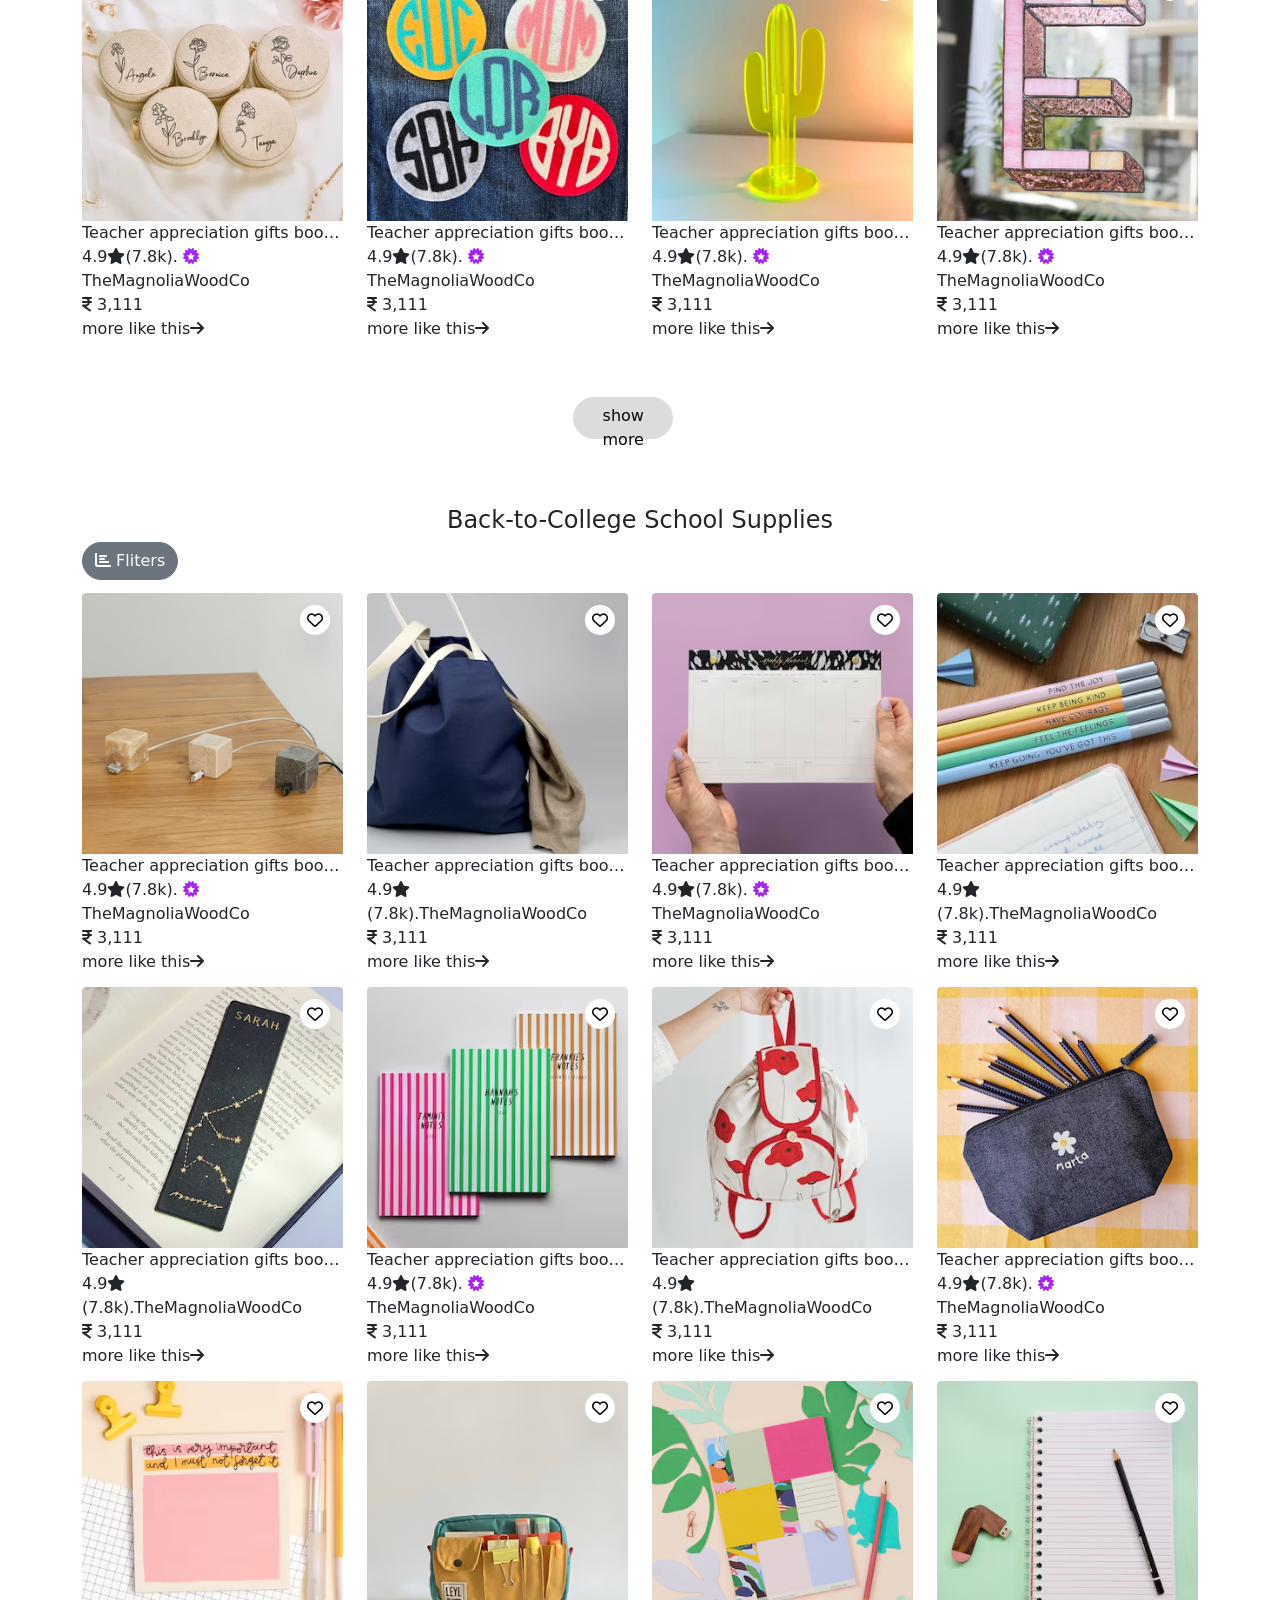
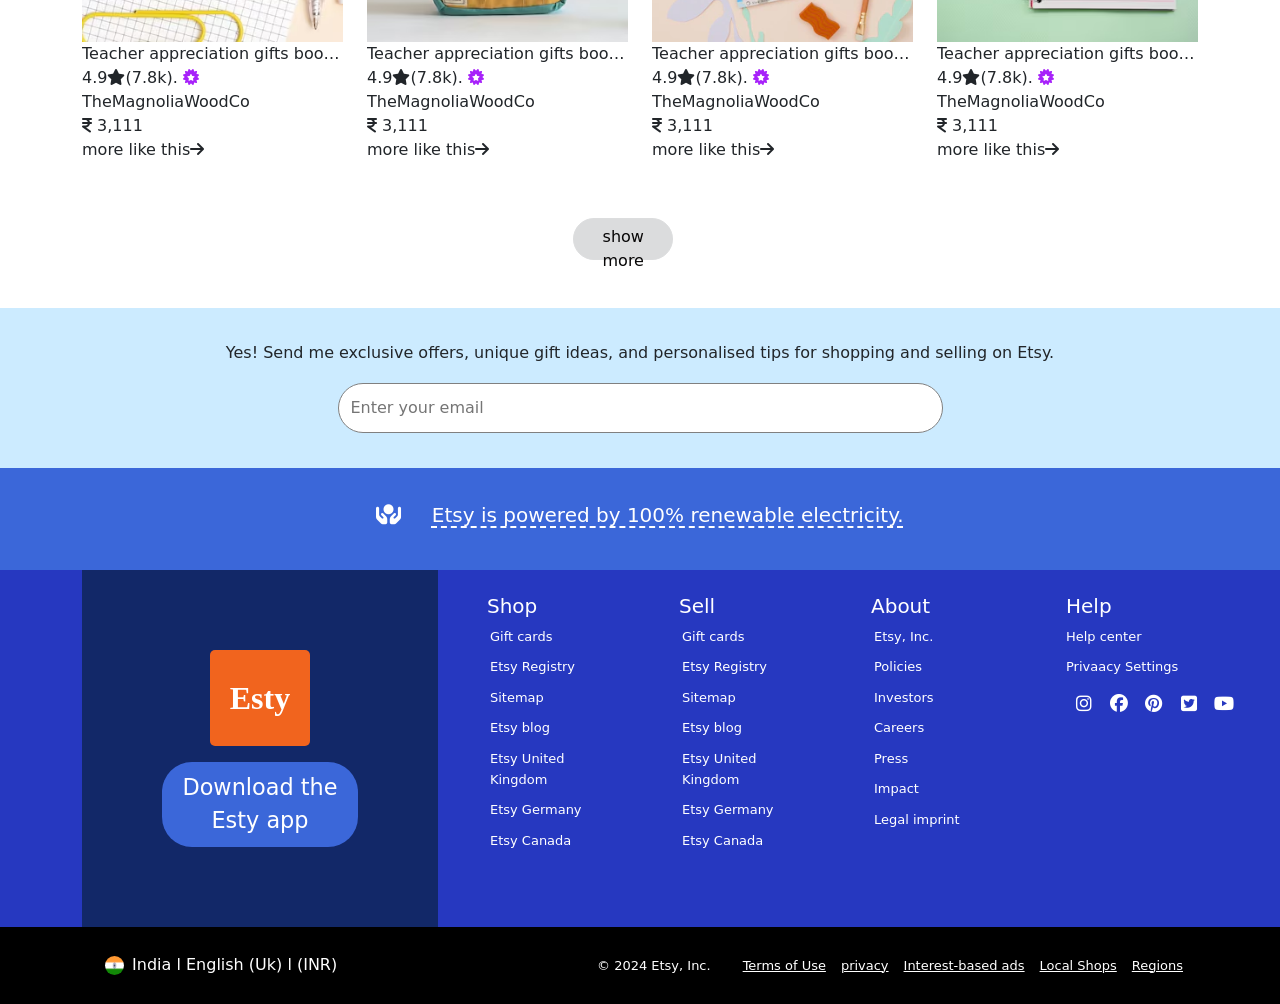
<file: html/Back-to-school.html>
<!DOCTYPE html>
<html lang="en">

<head>
    <meta charset="UTF-8">
    <meta name="viewport" content="width=device-width, initial-scale=1.0">
    <title>Gift card</title>
    <!-- Bootstrap cdn -->
    <link rel="stylesheet" href="../Assets/bootstrap-5/css/bootstrap.min.css">
    <!-- Fontawesome icons cdn -->
    <link rel="stylesheet" href="https://cdnjs.cloudflare.com/ajax/libs/font-awesome/6.5.2/css/all.min.css"
        integrity="sha512-SnH5WK+bZxgPHs44uWIX+LLJAJ9/2PkPKZ5QiAj6Ta86w+fsb2TkcmfRyVX3pBnMFcV7oQPJkl9QevSCWr3W6A=="
        crossorigin="anonymous" referrerpolicy="no-referrer" />
    <link rel="stylesheet" href="../Assets/owl/OwlCarousel2-2.3.4/dist/assets/owl.carousel.min.css">
    <link rel="stylesheet" href="../Assets/owl/OwlCarousel2-2.3.4/dist/assets/owl.theme.default.min.css">
    <!-- style css -->
    <link rel="stylesheet" href="../css/Back-to-school.css">
</head>

<body>


    <!-- heder part start -->
    <header>
        <nav class="navbar navbar-expand-lg navbar-light bg-light">
            <div class="container ">
                <a class="navbar-brand fs-2 fw-normal" href="../index.html" style="color: #F1641E;">Esty</a>
                <button class="navbar-toggler" type="button" data-bs-toggle="collapse"
                    data-bs-target="#navbarSupportedContent" aria-controls="navbarSupportedContent"
                    aria-expanded="false" aria-label="Toggle navigation">
                    <span class="navbar-toggler-icon"></span>
                </button>
                <div class="collapse navbar-collapse " id="navbarSupportedContent">
                    <ul class="navbar-nav me-auto mb-2 mb-lg-0">
                        <li class="nav-item dropdown text-nowrap">
                            <a class="nav-link " href="#" id="navbarDropdown" role="button" data-bs-toggle="dropdown"
                                aria-expanded="false">
                                <i class="fa-solid fa-bars"></i> Categories
                                <script
                                    src="https://cdn.jsdelivr.net/npm/bootstrap@5.0.2/dist/js/bootstrap.bundle.min.js"
                                    integrity="sha384-MrcW6ZMFYlzcLA8Nl+NtUVF0sA7MsXsP1UyJoMp4YLEuNSfAP+JcXn/tWtIaxVXM"
                                    crossorigin="anonymous"></script>
                            </a>
                            <ul class="dropdown-menu  " aria-labelledby="navbarDropdown">
                                <li><a class="dropdown-item" href="#">Accessories</a></li>
                                <li><a class="dropdown-item" href="#">Art & collectibles</a></li>
                                <li>
                                </li>
                                <li><a class="dropdown-item" href="#">baby</a></li>
                                <li><a class="dropdown-item" href="#">bags & purses</a></li>
                                <li><a class="dropdown-item" href="#">bath & beauty</a></li>
                                <li><a class="dropdown-item" href="#">books,Films & music</a></li>
                                <li><a class="dropdown-item" href="#">clothing</a></li>
                                <li><a class="dropdown-item" href="#">Craft Supplies & Tools</a></li>
                                <li><a class="dropdown-item" href="#">Electronics & Accessories</a></li>
                                <li><a class="dropdown-item" href="#">Gifts</a></li>
                                <li><a class="dropdown-item" href="#">Home & Living</a></li>
                                <li><a class="dropdown-item" href="#">Jewellery</a></li>
                                <li><a class="dropdown-item" href="#">Paper & Party Supplies</a></li>
                                <li><a class="dropdown-item" href="#">Pet Supplies</a></li>
                                <li><a class="dropdown-item" href="#">Shoes</a></li>
                                <li><a class="dropdown-item" href="#">Toys & Games</a></li>
                                <li><a class="dropdown-item" href="#">Weddings</a></li>


                            </ul>
                        </li>

                    </ul>

                </div>
                <!-- search form -->
                <form class="d-flex nav-search-form w-100">
                    <div class="input-group input-group-lg  py-2 ">
                        <input type="text" class="form-control rounded-pill w-100 position-relative "
                            aria-label="Search" type="search" placeholder="Search"
                            aria-describedby="inputGroup-sizing-lg">
                        <span class="input-group-text rounded-pill position-absolute top-0 end-0 py-2 px-2 me-3"
                            id="inputGroup-sizing-lg" style="background-color: #F1641E; margin-top: 0.8rem;"><i
                                class="fa-solid fa-magnifying-glass text-white"></i></span>
                    </div>
                </form>
                <!-- search form -->
                <div class="nav-icons d-flex align-items-center">
                    <button class="btn btn-light rounded-pill text-nowrap">Sign in</button>
                </div>
                <div class="flag">
                    <div class="d-inline-block" tabindex="0" data-bs-toggle="popover" data-bs-trigger="hover focus"
                        data-bs-placement="bottom" data-bs-content="India">
                        <img src="../imge/icons imges/india-flag-icon.webp" alt="" class="img-fluid ">
                    </div>
                </div>
                <div class="flag px-3">
                    <div class="d-inline-block" tabindex="0" data-bs-toggle="popover" data-bs-trigger="hover focus"
                        data-bs-placement="bottom" data-bs-content="Favourite">
                        <i class="fa-regular fa-heart fs-5"></i>
                    </div>
                </div>
                <div class="flag px-2">
                    <div class="d-inline-block" tabindex="0" data-bs-toggle="popover" data-bs-trigger="hover focus"
                        data-bs-placement="bottom" data-bs-content="Gift mode">
                        <i class="fa-solid fa-gift ms-2 fs-4"></i>
                    </div>
                </div>
                <div class="flag px-2">
                    <div class="d-inline-block" tabindex="0" data-bs-toggle="popover" data-bs-trigger="hover focus"
                        data-bs-placement="bottom" data-bs-content="Basket">
                        <i class="fa-solid fa-bucket ms-3 fs-5"></i>
                    </div>

                </div>
        </nav>
        <!-- As a link -->
        <nav class="navbar navbar-expand-lg navbar-light bg-light border-bottom border-2 last-nvbar">
            <div class="container">
                <div class="m-auto">
                    <ul class="navbar-nav ">
                        <li class="nav-item">
                            <a class="nav-link btn1" aria-current="page" href="./gift-card.html"><i
                                    class="fa-solid fa-gift"></i> Gift
                                Mode</a>
                        </li>
                        <li class="nav-item">
                            <a class="nav-link btn1" aria-current="page" href="./Back-to-school.html">Father's Day
                                deals</a>
                        </li>
                        <li class="nav-item">
                            <a class="nav-link btn1" aria-current="page" href="./Home-Favourites.html">Home Favourite</a>
                        </li>
                        <li class="nav-item">
                            <a class="nav-link btn1" aria-current="page" href="./Fashion-Favourites.html">Fashion Finds</a>
                        </li>
                        <li class="nav-item">
                            <a class="nav-link btn1" aria-current="page" href="./Etsy-Registry.html">Registry</a>
                        </li>

                    </ul>
                </div>
            </div>
        </nav>
    </header>
    <!-- heder part end -->

    <section id="Welldecor-section">
        <div class="container-fluid py-3 position-relative" style="background-color:#F5FFB9;">
            <div class="row ">
                <div class="col-12">
                    <div class="text-center">
                        <h1>Back-to-school savings</h1>
                        <h5>We've got all the supplies you're searching for! From the classroom to the uni room, save on
                            A+ items for every student.</h5>
                        <h6>Pricing excludes tax and postage. Offer subject to change by sellers. See individual shops
                            for terms and up-to-date pricing.</h6>
                    </div>
                </div>
            </div>
            <div class="overlay position-absolute"
                style="background-color:#F5FFB9;bottom:-40%;height: 80px;width: 100%;left: 0;"></div>
        </div>
        <div class="container marketing">
            <!-- Three columns of text below the carousel -->
            <div class="row  mt-2">
                <div class="col-lg-2 mt-3 special-img-card shadow-none ">
                    <div class="card border-0 m-auto " style="background: none;">
                        <img src="../imge/product-imge/by-1.webp" alt="" class="rounded-pill m-auto img-fluid">
                        <div class="card-body m-hover-div" style="font-size: 12px;font-weight: 700;display:inline-block;">
                            Wall Decor <i class="fa-solid fa-arrow-right pt-1 ps-2 m-hover" style="font-size: 10px;"></i>
                        </div>
                    </div>
                </div>
                <div class="col-lg-2 mt-3 special-img-card shadow-none ">
                    <div class="card border-0 m-auto " style="background: none;">
                        <img src="../imge/product-imge/by-2.webp" alt="" class="rounded-pill m-auto img-fluid">
                        <div class="card-body m-hover-div" style="font-size: 12px;font-weight: 700;display:inline-block;">
                            Storage $ Organisation <i class="fa-solid fa-arrow-right pt-1 ps-2 m-hover" style="font-size: 10px;"></i>
                        </div>
                    </div>
                </div>
                <div class="col-lg-2 mt-3 special-img-card shadow-none ">
                    <div class="card border-0 m-auto " style="background: none;">
                        <img src="../imge/product-imge/by-3.webp" alt="" class="rounded-pill m-auto img-fluid">
                        <div class="card-body m-hover-div" style="font-size: 12px;font-weight: 700;display:inline-block;">
                            Up to 20% off Bedding <i class="fa-solid fa-arrow-right pt-1 ps-2 m-hover"style="font-size: 10px;"></i>
                        </div>
                    </div>
                </div>
                <div class="col-lg-2 mt-3 special-img-card shadow-none ">
                    <div class="card border-0 m-auto " style="background: none;">
                        <img src="../imge/product-imge/by-4.webp" alt="" class="rounded-pill m-auto img-fluid">
                        <div class="card-body m-hover-div" style="font-size: 12px;font-weight: 700;display:inline-block;">
                            personalised Drinkware <i class="fa-solid fa-arrow-right pt-1 ps-2 m-hover"
                                style="font-size: 10px;"></i>
                        </div>
                    </div>
                </div>
                <div class="col-lg-2 mt-3 special-img-card shadow-none ">
                    <div class="card border-0 m-auto " style="background: none;">
                        <img src="../imge/product-imge/by-5.webp" alt="" class="rounded-pill m-auto img-fluid">
                        <div class="card-body m-hover-div" style="font-size: 12px;font-weight: 700;display:inline-block;">
                            Uni Room Decor <i class="fa-solid fa-arrow-right pt-1 ps-2 m-hover" style="font-size: 10px;"></i>
                        </div>
                    </div>
                </div>
                <div class="col-lg-2 mt-3 special-img-card shadow-none ">
                    <div class="card border-0 m-auto " style="background: none;">
                        <img src="../imge/product-imge/by-6.webp" alt="" class="rounded-pill m-auto img-fluid">
                        <div class="card-body m-hover-div" style="font-size: 12px;font-weight: 700;display:inline-block;">
                            Up to 20% off Uni room Furnishing <i class="fa-solid fa-arrow-right pt-1 ps-2 m-hover"
                                style="font-size: 10px;"></i>
                        </div>
                    </div>
                </div>
            </div>
        </div>
        <div class="container marketing">
            <div class="row  mt-2">
                <div class="col-lg-2 mt-3 special-img-card shadow-none ">
                    <div class="card border-0 m-auto " style="background: none;">
                        <img src="../imge/product-imge/by-7.webp" alt="" class="rounded-pill m-auto img-fluid">
                        <div class="card-body m-hover-div" style="font-size: 12px;font-weight: 700;display:inline-block;">
                            personalised kids T-shirts <i class="fa-solid fa-arrow-right pt-1 ps-2 m-hover"
                                style="font-size: 10px;"></i>
                        </div>
                    </div>
                </div>
                <div class="col-lg-2 mt-3 special-img-card shadow-none ">
                    <div class="card border-0 m-auto " style="background: none;">
                        <img src="../imge/product-imge/by-8.webp" alt="" class="rounded-pill m-auto img-fluid">
                        <div class="card-body m-hover-div" style="font-size: 12px;font-weight: 700;display:inline-block;">
                            personalised kids Sweatshirts <i class="fa-solid fa-arrow-right pt-1 ps-2 m-hover"
                                style="font-size: 10px;"></i>
                        </div>
                    </div>
                </div>
                <div class="col-lg-2 mt-3 special-img-card shadow-none ">
                    <div class="card border-0 m-auto " style="background: none;">
                        <img src="../imge/product-imge/by-9.avif" alt="" class="rounded-pill m-auto img-fluid">
                        <div class="card-body m-hover-div" style="font-size: 12px;font-weight: 700;display:inline-block;">
                            personalised Backpacks <i class="fa-solid fa-arrow-right pt-1 ps-2 m-hover"
                                style="font-size: 10px;"></i>
                        </div>
                    </div>
                </div>
                <div class="col-lg-2 mt-3 special-img-card shadow-none ">
                    <div class="card border-0 m-auto " style="background: none;">
                        <img src="../imge/product-imge/by-10.avif" alt="" class="rounded-pill m-auto img-fluid">
                        <div class="card-body m-hover-div" style="font-size: 12px;font-weight: 700;display:inline-block;">
                            personalised TOys $ Games <i class="fa-solid fa-arrow-right pt-1 ps-2 m-hover"
                                style="font-size: 10px;"></i>
                        </div>
                    </div>
                </div>
                <div class="col-lg-2 mt-3 special-img-card shadow-none ">
                    <div class="card border-0 m-auto " style="background: none;">
                        <img src="../imge/product-imge/by-11.webp" alt="" class="rounded-pill m-auto img-fluid">
                        <div class="card-body m-hover-div" style="font-size: 12px;font-weight: 700;display:inline-block;">
                            personalised Signs <i class="fa-solid fa-arrow-right pt-1 ps-2 m-hover"
                                style="font-size: 10px;"></i>
                        </div>
                    </div>
                </div>
                <div class="col-lg-2 mt-3 special-img-card shadow-none ">
                    <div class="card border-0 m-auto " style="background: none;">
                        <img src="../imge/product-imge/by-13.webp" alt="" class="rounded-pill m-auto img-fluid">
                        <div class="card-body m-hover-div" style="font-size: 12px;font-weight: 700;display:inline-block;">
                            personalised Stickers $ Lables<i class="fa-solid fa-arrow-right pt-1 ps-2 m-hover"
                                style="font-size: 10px;"></i>
                        </div>
                    </div>
                </div>
            </div>
        </div>
        </div>
    </section>


    <section id="searching-section">
        <div class="container">
            <div class="row">
                <div class="col">
                    <h4 style="text-align: center; padding-top:6% ;">Teacher Appreciation Gifts</h4>
                    <a class="btn btn-secondary rounded-pill" data-bs-toggle="offcanvas" href="#offcanvasExample"
                        role="button" aria-controls="offcanvasExample">
                        <i class="fa-solid fa-chart-bar"></i> Fliters
                    </a>
                </div>

            </div>
        </div>
    </section>
    <div class="offcanvas offcanvas-start" tabindex="-1" id="offcanvasExample" aria-labelledby="offcanvasExampleLabel">
        <div class="offcanvas-header">
            <h5 class="offcanvas-title" id="offcanvasExampleLabel"></h5>
            <button type="button" class="btn-close text-reset" data-bs-dismiss="offcanvas" aria-label="Close"></button>
        </div>
        <div class="offcanvas-body">
            <div>
                <form>
                    <fieldset class="aska">
                        <legend class="font">
                            <h6>Special offers</h6>
                        </legend>
                        <div class="form-control border-0">
                            <input type="checkbox">
                            <label for="">Free delivery</label>
                        </div>
                        <div class="form-control border-0">
                            <input type="checkbox">
                            <label for="">On sale</label>
                        </div>
                        <legend class="font">
                            <h6>Item type</h6>
                        </legend>
                        <div class="form-control border-0">
                            <input type="radio">
                            <label for="">All items</label>
                        </div>
                        <div class="form-control border-0">
                            <input type="radio">
                            <label for="">Vintage</label>
                        </div>
                        <legend class="font">
                            <h6>Price ($)</h6>
                        </legend>
                        <div class="form-control border-0">
                            <input type="radio">
                            <label for="">Any price</label>
                        </div>
                        <div class="form-control border-0">
                            <input type="radio">
                            <label for="">Under US$ 25</label>
                        </div>
                        <div class="form-control border-0">
                            <input type="radio">
                            <label for="">US$ 25 to US$ 50</label>
                        </div>
                        <div class="form-control border-0">
                            <input type="radio">
                            <label for="">US$ 50 TO US$ 100</label>
                        </div>
                        <div class="form-control border-0">
                            <input type="radio">
                            <label for="">Over US$ 100</label>
                        </div>
                        <div class="form-control border-0">
                            <input type="radio">
                            <label for="">Custom</label>
                            <div class="border-0 gap-2 px-3 py-3"
                                style="display: flex;flex-direction: row;align-items: center;">
                                <div class="">
                                    <input type="text" placeholder="Low" class="form-control">
                                </div>
                                <div class="">
                                    <label for="">to</label>
                                </div>
                                <div class="">
                                    <input type="text" placeholder="High" class="form-control">
                                </div>
                            </div>
                        </div>
                        <legend class="font">
                            <h6>Ordering options</h6>
                        </legend>
                        <div class="form-control border-0">
                            <input type="checkbox">
                            <label for="">Accepts Etsy gift cards</label>
                        </div>
                        <div class="form-control border-0">
                            <input type="checkbox">
                            <label for="">Can be gift-wrapped</label>
                        </div>
                    </fieldset>
                </form>
            </div>

        </div>
    </div>


    <section id="Highlights-section">
        <div class="container">
            <div class="row">
                <div class="col-lg-3 col-md-12 col-12 mt-lg-0 mt-5">
                    <div class="card border-0" style="margin-top: 5%;">
                        <img src="../imge/product-imge/pink-1.webp" class="card-img-top" alt="...">
                        <i class="fa-regular fa-heart"></i>
                        <i class="fa-solid fa-camera mt-1"></i>
                        <i class="fa-solid fa-ellipsis mt-1"></i>
                        <div class="card-body p-0 border-0" style="overflow: hidden;">
                            <p style="text-overflow: ellipsis; text-wrap: nowrap;overflow: hidden;">Teacher appreciation
                                gifts bookmark wire bookmark apple teacher name custom bookmark gift, unique metal
                                bookmark wire personalised bookmarkEtsy’s Pick
                                Teacher appreciation gifts bookmark wire bo..</p>
                            <p>4.9<i class="fa-solid fa-star"></i><span class="">(1.7k). <i
                                        class="fa-solid fa-certificate" style="color: #a722fa;position: relative;"><i
                                            class="fa-solid fa-star"
                                            style="color: white;position: absolute;top: 50%;left: 50%;font-size: 7px;transform: translate(-50%,-50%);"></i></i>
                                    VienciArt Decor</span></p>
                            <p class="mb-0"> <i class="fa-solid fa-indian-rupee-sign"></i> 1,325</p>
                            <p>more like this<i class="fa-solid fa-arrow-right"></i></p>
                        </div>
                    </div>
                </div>
                <div class="col-lg-3 col-md-12 col-12 mt-lg-0 mt-5">
                    <div class="card border-0" style="margin-top: 5%;">
                        <img src="../imge/product-imge/pink-2.avif" class="card-img-top" alt="...">
                        <i class="fa-regular fa-heart"></i>
                        <i class="fa-solid fa-camera mt-1"></i>
                        <i class="fa-solid fa-ellipsis mt-1"></i>
                        <div class="card-body p-0 border-0" style="overflow: hidden;">
                            <p style="text-overflow: ellipsis; text-wrap: nowrap;overflow: hidden;">SHIPS in fast!teacher gift,3D name sign clas...</p>
                            <p>4.9<i class="fa-solid fa-star"></i><span class="">(7.8k). <i
                                        class="fa-solid fa-certificate" style="color: #a722fa;position: relative;"><i
                                            class="fa-solid fa-star"
                                            style="color: white;position: absolute;top: 50%;left: 50%;font-size: 7px;transform: translate(-50%,-50%);"></i></i>
                                    TheMagnoliaWoodCo</span></p>
                            <p><i class="fa-solid fa-indian-rupee-sign"></i> 3,109</p>
                            <p>more like this<i class="fa-solid fa-arrow-right"></i></p>
                        </div>
                    </div>
                </div>
                <div class="col-lg-3 col-md-12 col-12 mt-lg-0 mt-5">
                    <div class="card border-0" style="margin-top: 5%;">
                        <img src="../imge/product-imge/pink-3.webp" class="card-img-top" alt="...">
                        <i class="fa-regular fa-heart"></i>
                        <i class="fa-solid fa-camera mt-1"></i>
                        <i class="fa-solid fa-ellipsis mt-1"></i>
                        <div class="card-body p-0 border-0" style="overflow: hidden;">
                            <p style="text-overflow: ellipsis; text-wrap: nowrap;overflow: hidden;">Tacher Gift, Tacher Pencil Name Sign, Cust...</p>
                            <p>4.9<i class="fa-solid fa-star"></i><span class="">(254). <i
                                        class="fa-solid fa-certificate" style="color: #a722fa;position: relative;"><i
                                            class="fa-solid fa-star"
                                            style="color: white;position: absolute;top: 50%;left: 50%;font-size: 7px;transform: translate(-50%,-50%);"></i></i>
                                    HHHandcrafteddesigns</span></p>
                            <p><i class="fa-solid fa-indian-rupee-sign"></i> 2,419</p>
                            <p>more like this<i class="fa-solid fa-arrow-right"></i></p>
                        </div>
                    </div>
                </div>
                <div class="col-lg-3 col-md-12 col-12 mt-lg-0 mt-5">
                    <div class="card border-0" style="margin-top: 5%;">
                        <img src="../imge/product-imge/pink-4.avif" class="card-img-top" alt="...">
                        <i class="fa-regular fa-heart"></i>
                        <i class="fa-solid fa-camera mt-1"></i>
                        <i class="fa-solid fa-ellipsis mt-1"></i>
                        <div class="card-body p-0 border-0" style="overflow: hidden;">
                            <p style="text-overflow: ellipsis; text-wrap: nowrap;overflow: hidden;">Notbook Paper And Apple Earrings,Back to...</p>
                            <p>5.0<i class="fa-solid fa-star"></i><span class="">(1k). <i
                                        class="fa-solid fa-certificate" style="color: #a722fa;position: relative;"><i
                                            class="fa-solid fa-star"
                                            style="color: white;position: absolute;top: 50%;left: 50%;font-size: 7px;transform: translate(-50%,-50%);"></i></i>
                                    Wandering Calicoclay</span></p>
                            <p><i class="fa-solid fa-indian-rupee-sign"></i> 2,073</p>
                            <p>more like this<i class="fa-solid fa-arrow-right"></i></p>
                        </div>
                    </div>
                </div>
                <div class="col-lg-3 col-md-12 col-12 mt-lg-0 mt-5">
                    <div class="card border-0" style="margin-top: 5%;">
                        <img src="../imge/product-imge/pink-5.avif" class="card-img-top" alt="...">
                        <i class="fa-regular fa-heart"></i>
                        <i class="fa-solid fa-camera mt-1"></i>
                        <i class="fa-solid fa-ellipsis mt-1"></i>
                        <div class="card-body p-0 border-0" style="overflow: hidden;">
                            <p style="text-overflow: ellipsis; text-wrap: nowrap;overflow: hidden;">Teacher Appreciation Gift, Origami pen holder...</p>
                            <p>5.0<i class="fa-solid fa-star"></i><span class="">(2.95k). <i
                                        class="fa-solid fa-certificate" style="color: #a722fa;position: relative;"><i
                                            class="fa-solid fa-star"
                                            style="color: white;position: absolute;top: 50%;left: 50%;font-size: 7px;transform: translate(-50%,-50%);"></i></i>
                                    LuckystarsorigamiAU</span></p>
                            <p><i class="fa-solid fa-indian-rupee-sign"></i>1,773 (20% off)</p>
                            <p>more like this<i class="fa-solid fa-arrow-right"></i></p>
                        </div>
                    </div>
                </div>
                <div class="col-lg-3 col-md-12 col-12 mt-lg-0 mt-5">
                    <div class="card border-0" style="margin-top: 5%;">
                        <img src="../imge/product-imge/pink-6.avif" class="card-img-top" alt="...">
                        <i class="fa-regular fa-heart"></i>
                        <i class="fa-solid fa-camera mt-1"></i>
                        <i class="fa-solid fa-ellipsis mt-1"></i>
                        <div class="card-body p-0 border-0" style="overflow: hidden;">
                            <p style="text-overflow: ellipsis; text-wrap: nowrap;overflow: hidden;">TEACHER EMBROIDERED SWEATSHIRT Embro..</p>
                            <p>4.9<i class="fa-solid fa-star"></i>(534k).Therachco</p>
                            <p><i class="fa-solid fa-indian-rupee-sign"></i> 3,889</p>
                            <p>more like this<i class="fa-solid fa-arrow-right"></i></p>
                        </div>
                    </div>
                </div>
                <div class="col-lg-3 col-md-12 col-12 mt-lg-0 mt-5">
                    <div class="card border-0" style="margin-top: 5%;">
                        <img src="../imge/product-imge/pink-7.webp" class="card-img-top" alt="...">
                        <i class="fa-regular fa-heart"></i>
                        <i class="fa-solid fa-camera mt-1"></i>
                        <i class="fa-solid fa-ellipsis mt-1"></i>
                        <div class="card-body p-0 border-0" style="overflow: hidden;">
                            <p style="text-overflow: ellipsis; text-wrap: nowrap;overflow: hidden;">Teacher Stamp Set,Custom Teacher Stamp,W..</p>
                            <p>5.0<i class="fa-solid fa-star"></i><span class="">(93). <i
                                        class="fa-solid fa-certificate" style="color: #a722fa;position: relative;"><i
                                            class="fa-solid fa-star"
                                            style="color: white;position: absolute;top: 50%;left: 50%;font-size: 7px;transform: translate(-50%,-50%);"></i></i>
                                            MoaStamps</span></p>
                            <p><i class="fa-solid fa-indian-rupee-sign"></i> 1,167</p>
                            <p>more like this<i class="fa-solid fa-arrow-right"></i></p>
                        </div>
                    </div>
                </div>
                <div class="col-lg-3 col-md-12 col-12 mt-lg-0 mt-5">
                    <div class="card border-0" style="margin-top: 5%;">
                        <img src="../imge/product-imge/pink-8.webp" class="card-img-top" alt="...">
                        <i class="fa-regular fa-heart"></i>
                        <i class="fa-solid fa-camera mt-1"></i>
                        <i class="fa-solid fa-ellipsis mt-1"></i>
                        <div class="card-body p-0 border-0" style="overflow: hidden;">
                            <p style="text-overflow: ellipsis; text-wrap: nowrap;overflow: hidden;">Personalized Teacher Gift - Kids Gift Bag - Tea..</p>
                            <p>4.9<i class="fa-solid fa-star"></i>(2.6k). EVNTmini</p>
                            <p><i class="fa-solid fa-indian-rupee-sign"></i> 302</p>
                            <p>more like this<i class="fa-solid fa-arrow-right"></i></p>
                        </div>
                    </div>
                </div>
                <div class="col-lg-3 col-md-12 col-12 mt-lg-0 mt-5">
                    <div class="card border-0" style="margin-top: 5%;">
                        <img src="../imge/product-imge/pink-9.avif" class="card-img-top" alt="...">
                        <i class="fa-regular fa-heart"></i>
                        <i class="fa-solid fa-camera mt-1"></i>
                        <i class="fa-solid fa-ellipsis mt-1"></i>
                        <div class="card-body p-0 border-0" style="overflow: hidden;">
                            <p style="text-overflow: ellipsis; text-wrap: nowrap;overflow: hidden;">Teacher appreciation
                                gifts bookmark wire bookmark apple teacher name custom bookmark gift, unique metal
                                bookmark wire personalised bookmarkEtsy’s Pick
                                Teacher appreciation gifts bookmark wire book</p>
                            <p>4.9<i class="fa-solid fa-star"></i>(7.8k).TheMagnoliaWoodCo</p>
                            <p><i class="fa-solid fa-indian-rupee-sign"></i> 3,111</p>
                            <p>more like this<i class="fa-solid fa-arrow-right"></i></p>
                        </div>
                    </div>
                </div>
                <div class="col-lg-3 col-md-12 col-12 mt-lg-0 mt-5">
                    <div class="card border-0" style="margin-top: 5%;">
                        <img src="../imge/product-imge/pink-10.avif" class="card-img-top" alt="...">
                        <i class="fa-regular fa-heart"></i>
                        <i class="fa-solid fa-camera mt-1"></i>
                        <i class="fa-solid fa-ellipsis mt-1"></i>
                        <div class="card-body p-0 border-0" style="overflow: hidden;">
                            <p style="text-overflow: ellipsis; text-wrap: nowrap;overflow: hidden;">Teacher appreciation
                                gifts bookmark wire bookmark apple teacher name custom bookmark gift, unique metal
                                bookmark wire personalised bookmarkEtsy’s Pick
                                Teacher appreciation gifts bookmark wire book</p>
                            <p>4.9<i class="fa-solid fa-star"></i><span class="">(7.8k). <i
                                        class="fa-solid fa-certificate" style="color: #a722fa;position: relative;"><i
                                            class="fa-solid fa-star"
                                            style="color: white;position: absolute;top: 50%;left: 50%;font-size: 7px;transform: translate(-50%,-50%);"></i></i>
                                    TheMagnoliaWoodCo</span></p>
                            <p><i class="fa-solid fa-indian-rupee-sign"></i> 3,111</p>
                            <p>more like this<i class="fa-solid fa-arrow-right"></i></p>
                        </div>
                    </div>
                </div>
                <div class="col-lg-3 col-md-12 col-12 mt-lg-0 mt-5">
                    <div class="card border-0" style="margin-top: 5%;">
                        <img src="../imge/product-imge/pink-11.avif" class="card-img-top" alt="...">
                        <i class="fa-regular fa-heart"></i>
                        <i class="fa-solid fa-camera mt-1"></i>
                        <i class="fa-solid fa-ellipsis mt-1"></i>
                        <div class="card-body p-0 border-0" style="overflow: hidden;">
                            <p style="text-overflow: ellipsis; text-wrap: nowrap;overflow: hidden;">Teacher appreciation
                                gifts bookmark wire bookmark apple teacher name custom bookmark gift, unique metal
                                bookmark wire personalised bookmarkEtsy’s Pick
                                Teacher appreciation gifts bookmark wire book</p>
                            <p>4.9<i class="fa-solid fa-star"></i>(7.8k).TheMagnoliaWoodCo</p>
                            <p><i class="fa-solid fa-indian-rupee-sign"></i> 3,111</p>
                            <p>more like this<i class="fa-solid fa-arrow-right"></i></p>
                        </div>
                    </div>
                </div>
                <div class="col-lg-3 col-md-12 col-12 mt-lg-0 mt-5">
                    <div class="card border-0" style="margin-top: 5%;">
                        <img src="../imge/product-imge/pink-12.avif" class="card-img-top" alt="...">
                        <i class="fa-regular fa-heart"></i>
                        <i class="fa-solid fa-camera mt-1"></i>
                        <i class="fa-solid fa-ellipsis mt-1"></i>
                        <div class="card-body p-0 border-0" style="overflow: hidden;">
                            <p style="text-overflow: ellipsis; text-wrap: nowrap;overflow: hidden;">Teacher appreciation
                                gifts bookmark wire bookmark apple teacher name custom bookmark gift, unique metal
                                bookmark wire personalised bookmarkEtsy’s Pick
                                Teacher appreciation gifts bookmark wire book</p>
                            <p>4.9<i class="fa-solid fa-star"></i>(7.8k).TheMagnoliaWoodCo</p>
                            <p><i class="fa-solid fa-indian-rupee-sign"></i> 3,111</p>
                            <p>more like this<i class="fa-solid fa-arrow-right"></i></p>
                        </div>
                    </div>
                </div>
            </div>
            <a class="btn btn-primary" href="#" role="button">show more</a>
        </div>
    </section>


    <section id="College-section">
        <div class="container">
            <div class="row">
                <div class="col">
                    <h4 style="text-align: center; padding-top:6% ;">Back-to-College Gifts from Small Shops</h4>
                    <a class="btn btn-secondary rounded-pill" data-bs-toggle="offcanvas" href="#offcanvasExample"
                        role="button" aria-controls="offcanvasExample">
                        <i class="fa-solid fa-chart-bar"></i> Fliters
                    </a>
                </div>

            </div>
        </div>
    </section>

    <section id="Shops-section">
        <div class="container">
            <div class="row">
                <div class="col-lg-3 col-md-12 col-12 mt-lg-0 mt-5">
                    <div class="card border-0" style="margin-top: 5%;">
                        <img src="../imge/product-imge/pt-1.webp" class="card-img-top" alt="...">
                        <i class="fa-regular fa-heart"></i>
                        <i class="fa-solid fa-camera mt-1"></i>
                        <i class="fa-solid fa-ellipsis mt-1"></i>
                        <div class="card-body p-0 border-0" style="overflow: hidden;">
                            <p style="text-overflow: ellipsis; text-wrap: nowrap;overflow: hidden;">Teacher appreciation
                                gifts bookmark wire bookmark apple teacher name custom bookmark gift, unique metal
                                bookmark wire personalised bookmarkEtsy’s Pick
                                Teacher appreciation gifts bookmark wire book</p>
                            <p>4.9<i class="fa-solid fa-star"></i><span class="">(7.8k). <i
                                        class="fa-solid fa-certificate" style="color: #a722fa;position: relative;"><i
                                            class="fa-solid fa-star"
                                            style="color: white;position: absolute;top: 50%;left: 50%;font-size: 7px;transform: translate(-50%,-50%);"></i></i>
                                    TheMagnoliaWoodCo</span></p>
                            <p class="mb-0"> <i class="fa-solid fa-indian-rupee-sign"></i> 3,111</p>
                            <p>more like this<i class="fa-solid fa-arrow-right"></i></p>
                        </div>
                    </div>
                </div>
                <div class="col-lg-3 col-md-12 col-12 mt-lg-0 mt-5">
                    <div class="card border-0" style="margin-top: 5%;">
                        <img src="../imge/product-imge/pt-2.webp" class="card-img-top" alt="...">
                        <i class="fa-regular fa-heart"></i>
                        <i class="fa-solid fa-camera mt-1"></i>
                        <i class="fa-solid fa-ellipsis mt-1"></i>
                        <div class="card-body p-0 border-0" style="overflow: hidden;">
                            <p style="text-overflow: ellipsis; text-wrap: nowrap;overflow: hidden;">Teacher appreciation
                                gifts bookmark wire bookmark apple teacher name custom bookmark gift, unique metal
                                bookmark wire personalised bookmarkEtsy’s Pick
                                Teacher appreciation gifts bookmark wire book</p>
                            <p>4.9<i class="fa-solid fa-star"></i>(7.8k).TheMagnoliaWoodCo</p>
                            <p class="mb-0"> <i class="fa-solid fa-indian-rupee-sign"></i> 3,111</p>
                            <p>more like this<i class="fa-solid fa-arrow-right"></i></p>
                        </div>
                    </div>
                </div>
                <div class="col-lg-3 col-md-12 col-12 mt-lg-0 mt-5">
                    <div class="card border-0" style="margin-top: 5%;">
                        <img src="../imge/product-imge/pt-3.webp" class="card-img-top" alt="...">
                        <i class="fa-regular fa-heart"></i>
                        <i class="fa-solid fa-camera mt-1"></i>
                        <i class="fa-solid fa-ellipsis mt-1"></i>
                        <div class="card-body p-0 border-0" style="overflow: hidden;">
                            <p style="text-overflow: ellipsis; text-wrap: nowrap;overflow: hidden;">Teacher appreciation
                                gifts bookmark wire bookmark apple teacher name custom bookmark gift, unique metal
                                bookmark wire personalised bookmarkEtsy’s Pick
                                Teacher appreciation gifts bookmark wire book</p>
                            <p>4.9<i class="fa-solid fa-star"></i><span class="">(7.8k). <i
                                        class="fa-solid fa-certificate" style="color: #a722fa;position: relative;"><i
                                            class="fa-solid fa-star"
                                            style="color: white;position: absolute;top: 50%;left: 50%;font-size: 7px;transform: translate(-50%,-50%);"></i></i>
                                    TheMagnoliaWoodCo</span></p>
                            <p class="mb-0"> <i class="fa-solid fa-indian-rupee-sign"></i> 3,111</p>
                            <p>more like this<i class="fa-solid fa-arrow-right"></i></p>
                        </div>
                    </div>
                </div>
                <div class="col-lg-3 col-md-12 col-12 mt-lg-0 mt-5">
                    <div class="card border-0" style="margin-top: 5%;">
                        <img src="../imge/product-imge/pt-4.webp" class="card-img-top" alt="...">
                        <i class="fa-regular fa-heart"></i>
                        <i class="fa-solid fa-camera mt-1"></i>
                        <i class="fa-solid fa-ellipsis mt-1"></i>
                        <div class="card-body p-0 border-0" style="overflow: hidden;">
                            <p style="text-overflow: ellipsis; text-wrap: nowrap;overflow: hidden;">Teacher appreciation
                                gifts bookmark wire bookmark apple teacher name custom bookmark gift, unique metal
                                bookmark wire personalised bookmarkEtsy’s Pick
                                Teacher appreciation gifts bookmark wire book</p>
                            <p>4.9<i class="fa-solid fa-star"></i>(7.8k).TheMagnoliaWoodCo</p>
                            <p class="mb-0"> <i class="fa-solid fa-indian-rupee-sign"></i> 3,111</p>
                            <p>more like this<i class="fa-solid fa-arrow-right"></i></p>
                        </div>
                    </div>
                </div>
                <div class="col-lg-3 col-md-12 col-12 mt-lg-0 mt-5">
                    <div class="card border-0" style="margin-top: 5%;">
                        <img src="../imge/product-imge/pt-5.webp" class="card-img-top" alt="...">
                        <i class="fa-regular fa-heart"></i>
                        <i class="fa-solid fa-camera mt-1"></i>
                        <i class="fa-solid fa-ellipsis mt-1"></i>
                        <div class="card-body p-0 border-0" style="overflow: hidden;">
                            <p style="text-overflow: ellipsis; text-wrap: nowrap;overflow: hidden;">Teacher appreciation
                                gifts bookmark wire bookmark apple teacher name custom bookmark gift, unique metal
                                bookmark wire personalised bookmarkEtsy’s Pick
                                Teacher appreciation gifts bookmark wire book</p>
                            <p>4.9<i class="fa-solid fa-star"></i>(7.8k).TheMagnoliaWoodCo</p>
                            <p class="mb-0"> <i class="fa-solid fa-indian-rupee-sign"></i> 3,111</p>
                            <p>more like this<i class="fa-solid fa-arrow-right"></i></p>
                        </div>
                    </div>
                </div>
                <div class="col-lg-3 col-md-12 col-12 mt-lg-0 mt-5">
                    <div class="card border-0" style="margin-top: 5%;">
                        <img src="../imge/product-imge/pt-6.webp" class="card-img-top" alt="...">
                        <i class="fa-regular fa-heart"></i>
                        <i class="fa-solid fa-camera mt-1"></i>
                        <i class="fa-solid fa-ellipsis mt-1"></i>
                        <div class="card-body p-0 border-0" style="overflow: hidden;">
                            <p style="text-overflow: ellipsis; text-wrap: nowrap;overflow: hidden;">Teacher appreciation
                                gifts bookmark wire bookmark apple teacher name custom bookmark gift, unique metal
                                bookmark wire personalised bookmarkEtsy’s Pick
                                Teacher appreciation gifts bookmark wire book</p>
                            <p>4.9<i class="fa-solid fa-star"></i><span class="">(7.8k). <i
                                        class="fa-solid fa-certificate" style="color: #a722fa;position: relative;"><i
                                            class="fa-solid fa-star"
                                            style="color: white;position: absolute;top: 50%;left: 50%;font-size: 7px;transform: translate(-50%,-50%);"></i></i>
                                    TheMagnoliaWoodCo</span></p>
                            <p class="mb-0"> <i class="fa-solid fa-indian-rupee-sign"></i> 3,111</p>
                            <p>more like this<i class="fa-solid fa-arrow-right"></i></p>
                        </div>
                    </div>
                </div>
                <div class="col-lg-3 col-md-12 col-12 mt-lg-0 mt-5">
                    <div class="card border-0" style="margin-top: 5%;">
                        <img src="../imge/product-imge/pt-7.webp" class="card-img-top" alt="...">
                        <i class="fa-regular fa-heart"></i>
                        <i class="fa-solid fa-camera mt-1"></i>
                        <i class="fa-solid fa-ellipsis mt-1"></i>
                        <div class="card-body p-0 border-0" style="overflow: hidden;">
                            <p style="text-overflow: ellipsis; text-wrap: nowrap;overflow: hidden;">Teacher appreciation
                                gifts bookmark wire bookmark apple teacher name custom bookmark gift, unique metal
                                bookmark wire personalised bookmarkEtsy’s Pick
                                Teacher appreciation gifts bookmark wire book</p>
                            <p>4.9<i class="fa-solid fa-star"></i>(7.8k).TheMagnoliaWoodCo</p>
                            <p class="mb-0"> <i class="fa-solid fa-indian-rupee-sign"></i> 3,111</p>
                            <p>more like this<i class="fa-solid fa-arrow-right"></i></p>
                        </div>
                    </div>
                </div>
                <div class="col-lg-3 col-md-12 col-12 mt-lg-0 mt-5">
                    <div class="card border-0" style="margin-top: 5%;">
                        <img src="../imge/product-imge/pt-8.webp" class="card-img-top" alt="...">
                        <i class="fa-regular fa-heart"></i>
                        <i class="fa-solid fa-camera mt-1"></i>
                        <i class="fa-solid fa-ellipsis mt-1"></i>
                        <div class="card-body p-0 border-0" style="overflow: hidden;">
                            <p style="text-overflow: ellipsis; text-wrap: nowrap;overflow: hidden;">Teacher appreciation
                                gifts bookmark wire bookmark apple teacher name custom bookmark gift, unique metal
                                bookmark wire personalised bookmarkEtsy’s Pick
                                Teacher appreciation gifts bookmark wire book</p>
                            <p>4.9<i class="fa-solid fa-star"></i><span class="">(7.8k). <i
                                        class="fa-solid fa-certificate" style="color: #a722fa;position: relative;"><i
                                            class="fa-solid fa-star"
                                            style="color: white;position: absolute;top: 50%;left: 50%;font-size: 7px;transform: translate(-50%,-50%);"></i></i>
                                    TheMagnoliaWoodCo</span></p>
                            <p class="mb-0"> <i class="fa-solid fa-indian-rupee-sign"></i> 3,111</p>
                            <p>more like this<i class="fa-solid fa-arrow-right"></i></p>
                        </div>
                    </div>
                </div>
                <div class="col-lg-3 col-md-12 col-12 mt-lg-0 mt-5">
                    <div class="card border-0" style="margin-top: 5%;">
                        <img src="../imge/product-imge/pt-9.webp" class="card-img-top" alt="...">
                        <i class="fa-regular fa-heart"></i>
                        <i class="fa-solid fa-camera mt-1"></i>
                        <i class="fa-solid fa-ellipsis mt-1"></i>
                        <div class="card-body p-0 border-0" style="overflow: hidden;">
                            <p style="text-overflow: ellipsis; text-wrap: nowrap;overflow: hidden;">Teacher appreciation
                                gifts bookmark wire bookmark apple teacher name custom bookmark gift, unique metal
                                bookmark wire personalised bookmarkEtsy’s Pick
                                Teacher appreciation gifts bookmark wire book</p>
                            <p>4.9<i class="fa-solid fa-star"></i><span class="">(7.8k). <i
                                        class="fa-solid fa-certificate" style="color: #a722fa;position: relative;"><i
                                            class="fa-solid fa-star"
                                            style="color: white;position: absolute;top: 50%;left: 50%;font-size: 7px;transform: translate(-50%,-50%);"></i></i>
                                    TheMagnoliaWoodCo</span></p>
                            <p class="mb-0"> <i class="fa-solid fa-indian-rupee-sign"></i> 3,111</p>
                            <p>more like this<i class="fa-solid fa-arrow-right"></i></p>
                        </div>
                    </div>
                </div>
                <div class="col-lg-3 col-md-12 col-12 mt-lg-0 mt-5">
                    <div class="card border-0" style="margin-top: 5%;">
                        <img src="../imge/product-imge/pt-10.webp" class="card-img-top" alt="...">
                        <i class="fa-regular fa-heart"></i>
                        <i class="fa-solid fa-camera mt-1"></i>
                        <i class="fa-solid fa-ellipsis mt-1"></i>
                        <div class="card-body p-0 border-0" style="overflow: hidden;">
                            <p style="text-overflow: ellipsis; text-wrap: nowrap;overflow: hidden;">Teacher appreciation
                                gifts bookmark wire bookmark apple teacher name custom bookmark gift, unique metal
                                bookmark wire personalised bookmarkEtsy’s Pick
                                Teacher appreciation gifts bookmark wire book</p>
                            <p>4.9<i class="fa-solid fa-star"></i><span class="">(7.8k). <i
                                        class="fa-solid fa-certificate" style="color: #a722fa;position: relative;"><i
                                            class="fa-solid fa-star"
                                            style="color: white;position: absolute;top: 50%;left: 50%;font-size: 7px;transform: translate(-50%,-50%);"></i></i>
                                    TheMagnoliaWoodCo</span></p>
                            <p class="mb-0"> <i class="fa-solid fa-indian-rupee-sign"></i> 3,111</p>
                            <p>more like this<i class="fa-solid fa-arrow-right"></i></p>
                        </div>
                    </div>
                </div>
                <div class="col-lg-3 col-md-12 col-12 mt-lg-0 mt-5">
                    <div class="card border-0" style="margin-top: 5%;">
                        <img src="../imge/product-imge/pt-11.webp" class="card-img-top" alt="...">
                        <i class="fa-regular fa-heart"></i>
                        <i class="fa-solid fa-camera mt-1"></i>
                        <i class="fa-solid fa-ellipsis mt-1"></i>
                        <div class="card-body p-0 border-0" style="overflow: hidden;">
                            <p style="text-overflow: ellipsis; text-wrap: nowrap;overflow: hidden;">Teacher appreciation
                                gifts bookmark wire bookmark apple teacher name custom bookmark gift, unique metal
                                bookmark wire personalised bookmarkEtsy’s Pick
                                Teacher appreciation gifts bookmark wire book</p>
                            <p>4.9<i class="fa-solid fa-star"></i><span class="">(7.8k). <i
                                        class="fa-solid fa-certificate" style="color: #a722fa;position: relative;"><i
                                            class="fa-solid fa-star"
                                            style="color: white;position: absolute;top: 50%;left: 50%;font-size: 7px;transform: translate(-50%,-50%);"></i></i>
                                    TheMagnoliaWoodCo</span></p>
                            <p class="mb-0"> <i class="fa-solid fa-indian-rupee-sign"></i> 3,111</p>
                            <p>more like this<i class="fa-solid fa-arrow-right"></i></p>
                        </div>
                    </div>
                </div>
                <div class="col-lg-3 col-md-12 col-12 mt-lg-0 mt-5">
                    <div class="card border-0" style="margin-top: 5%;">
                        <img src="../imge/product-imge/pt-12.webp" class="card-img-top" alt="...">
                        <i class="fa-regular fa-heart"></i>
                        <i class="fa-solid fa-camera mt-1"></i>
                        <i class="fa-solid fa-ellipsis mt-1"></i>
                        <div class="card-body p-0 border-0" style="overflow: hidden;">
                            <p style="text-overflow: ellipsis; text-wrap: nowrap;overflow: hidden;">Teacher appreciation
                                gifts bookmark wire bookmark apple teacher name custom bookmark gift, unique metal
                                bookmark wire personalised bookmarkEtsy’s Pick
                                Teacher appreciation gifts bookmark wire book</p>
                            <p>4.9<i class="fa-solid fa-star"></i><span class="">(7.8k). <i
                                        class="fa-solid fa-certificate" style="color: #a722fa;position: relative;"><i
                                            class="fa-solid fa-star"
                                            style="color: white;position: absolute;top: 50%;left: 50%;font-size: 7px;transform: translate(-50%,-50%);"></i></i>
                                    TheMagnoliaWoodCo</span></p>
                            <p class="mb-0"> <i class="fa-solid fa-indian-rupee-sign"></i> 3,111</p>
                            <p>more like this<i class="fa-solid fa-arrow-right"></i></p>
                        </div>
                    </div>
                </div>
            </div>
            <a class="btn btn-primary" href="#" role="button">show more</a>
        </div>
    </section>



    <section id="best-section">
        <div class="container">
            <div class="row">
                <div class="col">
                    <h4 style="text-align: center; padding-top:6% ;">Back-to-College School Supplies</h4>
                    <a class="btn btn-secondary rounded-pill" data-bs-toggle="offcanvas" href="#offcanvasExample"
                        role="button" aria-controls="offcanvasExample">
                        <i class="fa-solid fa-chart-bar"></i> Fliters
                    </a>
                </div>

            </div>
        </div>
    </section>


    <section id="Supplies-section">
        <div class="container">
            <div class="row">
                <div class="col-lg-3 col-md-12 col-12 mt-lg-0 mt-5">
                    <div class="card border-0" style="margin-top: 5%;">
                        <img src="../imge/product-imge/sho-1.avif" class="card-img-top" alt="...">
                        <i class="fa-regular fa-heart"></i>
                        <i class="fa-solid fa-camera mt-1"></i>
                        <i class="fa-solid fa-ellipsis mt-1"></i>
                        <div class="card-body p-0 border-0" style="overflow: hidden;">
                            <p style="text-overflow: ellipsis; text-wrap: nowrap;overflow: hidden;">Teacher appreciation
                                gifts bookmark wire bookmark apple teacher name custom bookmark gift, unique metal
                                bookmark wire personalised bookmarkEtsy’s Pick
                                Teacher appreciation gifts bookmark wire book</p>
                            <p>4.9<i class="fa-solid fa-star"></i><span class="">(7.8k). <i
                                        class="fa-solid fa-certificate" style="color: #a722fa;position: relative;"><i
                                            class="fa-solid fa-star"
                                            style="color: white;position: absolute;top: 50%;left: 50%;font-size: 7px;transform: translate(-50%,-50%);"></i></i>
                                    TheMagnoliaWoodCo</span></p>
                            <p class="mb-0"> <i class="fa-solid fa-indian-rupee-sign"></i> 3,111</p>
                            <p>more like this<i class="fa-solid fa-arrow-right"></i></p>
                        </div>
                    </div>
                </div>
                <div class="col-lg-3 col-md-12 col-12 mt-lg-0 mt-5">
                    <div class="card border-0" style="margin-top: 5%;">
                        <img src="../imge/product-imge/sho-2.avif" class="card-img-top" alt="...">
                        <i class="fa-regular fa-heart"></i>
                        <i class="fa-solid fa-camera mt-1"></i>
                        <i class="fa-solid fa-ellipsis mt-1"></i>
                        <div class="card-body p-0 border-0" style="overflow: hidden;">
                            <p style="text-overflow: ellipsis; text-wrap: nowrap;overflow: hidden;">Teacher appreciation
                                gifts bookmark wire bookmark apple teacher name custom bookmark gift, unique metal
                                bookmark wire personalised bookmarkEtsy’s Pick
                                Teacher appreciation gifts bookmark wire book</p>
                            <p>4.9<i class="fa-solid fa-star"></i>(7.8k).TheMagnoliaWoodCo</p>
                            <p class="mb-0"> <i class="fa-solid fa-indian-rupee-sign"></i> 3,111</p>
                            <p>more like this<i class="fa-solid fa-arrow-right"></i></p>
                        </div>
                    </div>
                </div>
                <div class="col-lg-3 col-md-12 col-12 mt-lg-0 mt-5">
                    <div class="card border-0" style="margin-top: 5%;">
                        <img src="../imge/product-imge/sho-3.avif" class="card-img-top" alt="...">
                        <i class="fa-regular fa-heart"></i>
                        <i class="fa-solid fa-camera mt-1"></i>
                        <i class="fa-solid fa-ellipsis mt-1"></i>
                        <div class="card-body p-0 border-0" style="overflow: hidden;">
                            <p style="text-overflow: ellipsis; text-wrap: nowrap;overflow: hidden;">Teacher appreciation
                                gifts bookmark wire bookmark apple teacher name custom bookmark gift, unique metal
                                bookmark wire personalised bookmarkEtsy’s Pick
                                Teacher appreciation gifts bookmark wire book</p>
                            <p>4.9<i class="fa-solid fa-star"></i><span class="">(7.8k). <i
                                        class="fa-solid fa-certificate" style="color: #a722fa;position: relative;"><i
                                            class="fa-solid fa-star"
                                            style="color: white;position: absolute;top: 50%;left: 50%;font-size: 7px;transform: translate(-50%,-50%);"></i></i>
                                    TheMagnoliaWoodCo</span></p>
                            <p class="mb-0"> <i class="fa-solid fa-indian-rupee-sign"></i> 3,111</p>
                            <p>more like this<i class="fa-solid fa-arrow-right"></i></p>
                        </div>
                    </div>
                </div>
                <div class="col-lg-3 col-md-12 col-12 mt-lg-0 mt-5">
                    <div class="card border-0" style="margin-top: 5%;">
                        <img src="../imge/product-imge/sho-4.avif" class="card-img-top" alt="...">
                        <i class="fa-regular fa-heart"></i>
                        <i class="fa-solid fa-camera mt-1"></i>
                        <i class="fa-solid fa-ellipsis mt-1"></i>
                        <div class="card-body p-0 border-0" style="overflow: hidden;">
                            <p style="text-overflow: ellipsis; text-wrap: nowrap;overflow: hidden;">Teacher appreciation
                                gifts bookmark wire bookmark apple teacher name custom bookmark gift, unique metal
                                bookmark wire personalised bookmarkEtsy’s Pick
                                Teacher appreciation gifts bookmark wire book</p>
                            <p>4.9<i class="fa-solid fa-star"></i>(7.8k).TheMagnoliaWoodCo</p>
                            <p class="mb-0"> <i class="fa-solid fa-indian-rupee-sign"></i> 3,111</p>
                            <p>more like this<i class="fa-solid fa-arrow-right"></i></p>
                        </div>
                    </div>
                </div>
                <div class="col-lg-3 col-md-12 col-12 mt-lg-0 mt-5">
                    <div class="card border-0" style="margin-top: 5%;">
                        <img src="../imge/product-imge/sho-5.avif" class="card-img-top" alt="...">
                        <i class="fa-regular fa-heart"></i>
                        <i class="fa-solid fa-camera mt-1"></i>
                        <i class="fa-solid fa-ellipsis mt-1"></i>
                        <div class="card-body p-0 border-0" style="overflow: hidden;">
                            <p style="text-overflow: ellipsis; text-wrap: nowrap;overflow: hidden;">Teacher appreciation
                                gifts bookmark wire bookmark apple teacher name custom bookmark gift, unique metal
                                bookmark wire personalised bookmarkEtsy’s Pick
                                Teacher appreciation gifts bookmark wire book</p>
                            <p>4.9<i class="fa-solid fa-star"></i>(7.8k).TheMagnoliaWoodCo</p>
                            <p class="mb-0"> <i class="fa-solid fa-indian-rupee-sign"></i> 3,111</p>
                            <p>more like this<i class="fa-solid fa-arrow-right"></i></p>
                        </div>
                    </div>
                </div>
                <div class="col-lg-3 col-md-12 col-12 mt-lg-0 mt-5">
                    <div class="card border-0" style="margin-top: 5%;">
                        <img src="../imge/product-imge/sho-6.avif" class="card-img-top" alt="...">
                        <i class="fa-regular fa-heart"></i>
                        <i class="fa-solid fa-camera mt-1"></i>
                        <i class="fa-solid fa-ellipsis mt-1"></i>
                        <div class="card-body p-0 border-0" style="overflow: hidden;">
                            <p style="text-overflow: ellipsis; text-wrap: nowrap;overflow: hidden;">Teacher appreciation
                                gifts bookmark wire bookmark apple teacher name custom bookmark gift, unique metal
                                bookmark wire personalised bookmarkEtsy’s Pick
                                Teacher appreciation gifts bookmark wire book</p>
                            <p>4.9<i class="fa-solid fa-star"></i><span class="">(7.8k). <i
                                        class="fa-solid fa-certificate" style="color: #a722fa;position: relative;"><i
                                            class="fa-solid fa-star"
                                            style="color: white;position: absolute;top: 50%;left: 50%;font-size: 7px;transform: translate(-50%,-50%);"></i></i>
                                    TheMagnoliaWoodCo</span></p>
                            <p class="mb-0"> <i class="fa-solid fa-indian-rupee-sign"></i> 3,111</p>
                            <p>more like this<i class="fa-solid fa-arrow-right"></i></p>
                        </div>
                    </div>
                </div>
                <div class="col-lg-3 col-md-12 col-12 mt-lg-0 mt-5">
                    <div class="card border-0" style="margin-top: 5%;">
                        <img src="../imge/product-imge/sho-7.avif" class="card-img-top" alt="...">
                        <i class="fa-regular fa-heart"></i>
                        <i class="fa-solid fa-camera mt-1"></i>
                        <i class="fa-solid fa-ellipsis mt-1"></i>
                        <div class="card-body p-0 border-0" style="overflow: hidden;">
                            <p style="text-overflow: ellipsis; text-wrap: nowrap;overflow: hidden;">Teacher appreciation
                                gifts bookmark wire bookmark apple teacher name custom bookmark gift, unique metal
                                bookmark wire personalised bookmarkEtsy’s Pick
                                Teacher appreciation gifts bookmark wire book</p>
                            <p>4.9<i class="fa-solid fa-star"></i>(7.8k).TheMagnoliaWoodCo</p>
                            <p class="mb-0"> <i class="fa-solid fa-indian-rupee-sign"></i> 3,111</p>
                            <p>more like this<i class="fa-solid fa-arrow-right"></i></p>
                        </div>
                    </div>
                </div>
                <div class="col-lg-3 col-md-12 col-12 mt-lg-0 mt-5">
                    <div class="card border-0" style="margin-top: 5%;">
                        <img src="../imge/product-imge/sho-8.avif" class="card-img-top" alt="...">
                        <i class="fa-regular fa-heart"></i>
                        <i class="fa-solid fa-camera mt-1"></i>
                        <i class="fa-solid fa-ellipsis mt-1"></i>
                        <div class="card-body p-0 border-0" style="overflow: hidden;">
                            <p style="text-overflow: ellipsis; text-wrap: nowrap;overflow: hidden;">Teacher appreciation
                                gifts bookmark wire bookmark apple teacher name custom bookmark gift, unique metal
                                bookmark wire personalised bookmarkEtsy’s Pick
                                Teacher appreciation gifts bookmark wire book</p>
                            <p>4.9<i class="fa-solid fa-star"></i><span class="">(7.8k). <i
                                        class="fa-solid fa-certificate" style="color: #a722fa;position: relative;"><i
                                            class="fa-solid fa-star"
                                            style="color: white;position: absolute;top: 50%;left: 50%;font-size: 7px;transform: translate(-50%,-50%);"></i></i>
                                    TheMagnoliaWoodCo</span></p>
                            <p class="mb-0"> <i class="fa-solid fa-indian-rupee-sign"></i> 3,111</p>
                            <p>more like this<i class="fa-solid fa-arrow-right"></i></p>
                        </div>
                    </div>
                </div>
                <div class="col-lg-3 col-md-12 col-12 mt-lg-0 mt-5">
                    <div class="card border-0" style="margin-top: 5%;">
                        <img src="../imge/product-imge/sho-9.avif" class="card-img-top" alt="...">
                        <i class="fa-regular fa-heart"></i>
                        <i class="fa-solid fa-camera mt-1"></i>
                        <i class="fa-solid fa-ellipsis mt-1"></i>
                        <div class="card-body p-0 border-0" style="overflow: hidden;">
                            <p style="text-overflow: ellipsis; text-wrap: nowrap;overflow: hidden;">Teacher appreciation
                                gifts bookmark wire bookmark apple teacher name custom bookmark gift, unique metal
                                bookmark wire personalised bookmarkEtsy’s Pick
                                Teacher appreciation gifts bookmark wire book</p>
                            <p>4.9<i class="fa-solid fa-star"></i><span class="">(7.8k). <i
                                        class="fa-solid fa-certificate" style="color: #a722fa;position: relative;"><i
                                            class="fa-solid fa-star"
                                            style="color: white;position: absolute;top: 50%;left: 50%;font-size: 7px;transform: translate(-50%,-50%);"></i></i>
                                    TheMagnoliaWoodCo</span></p>
                            <p class="mb-0"> <i class="fa-solid fa-indian-rupee-sign"></i> 3,111</p>
                            <p>more like this<i class="fa-solid fa-arrow-right"></i></p>
                        </div>
                    </div>
                </div>
                <div class="col-lg-3 col-md-12 col-12 mt-lg-0 mt-5">
                    <div class="card border-0" style="margin-top: 5%;">
                        <img src="../imge/product-imge/sho-10.avif" class="card-img-top" alt="...">
                        <i class="fa-regular fa-heart"></i>
                        <i class="fa-solid fa-camera mt-1"></i>
                        <i class="fa-solid fa-ellipsis mt-1"></i>
                        <div class="card-body p-0 border-0" style="overflow: hidden;">
                            <p style="text-overflow: ellipsis; text-wrap: nowrap;overflow: hidden;">Teacher appreciation
                                gifts bookmark wire bookmark apple teacher name custom bookmark gift, unique metal
                                bookmark wire personalised bookmarkEtsy’s Pick
                                Teacher appreciation gifts bookmark wire book</p>
                            <p>4.9<i class="fa-solid fa-star"></i><span class="">(7.8k). <i
                                        class="fa-solid fa-certificate" style="color: #a722fa;position: relative;"><i
                                            class="fa-solid fa-star"
                                            style="color: white;position: absolute;top: 50%;left: 50%;font-size: 7px;transform: translate(-50%,-50%);"></i></i>
                                    TheMagnoliaWoodCo</span></p>
                            <p class="mb-0"> <i class="fa-solid fa-indian-rupee-sign"></i> 3,111</p>
                            <p>more like this<i class="fa-solid fa-arrow-right"></i></p>
                        </div>
                    </div>
                </div>
                <div class="col-lg-3 col-md-12 col-12 mt-lg-0 mt-5">
                    <div class="card border-0" style="margin-top: 5%;">
                        <img src="../imge/product-imge/sho-11.webp" class="card-img-top" alt="...">
                        <i class="fa-regular fa-heart"></i>
                        <i class="fa-solid fa-camera mt-1"></i>
                        <i class="fa-solid fa-ellipsis mt-1"></i>
                        <div class="card-body p-0 border-0" style="overflow: hidden;">
                            <p style="text-overflow: ellipsis; text-wrap: nowrap;overflow: hidden;">Teacher appreciation
                                gifts bookmark wire bookmark apple teacher name custom bookmark gift, unique metal
                                bookmark wire personalised bookmarkEtsy’s Pick
                                Teacher appreciation gifts bookmark wire book</p>
                            <p>4.9<i class="fa-solid fa-star"></i><span class="">(7.8k). <i
                                        class="fa-solid fa-certificate" style="color: #a722fa;position: relative;"><i
                                            class="fa-solid fa-star"
                                            style="color: white;position: absolute;top: 50%;left: 50%;font-size: 7px;transform: translate(-50%,-50%);"></i></i>
                                    TheMagnoliaWoodCo</span></p>
                            <p class="mb-0"> <i class="fa-solid fa-indian-rupee-sign"></i> 3,111</p>
                            <p>more like this<i class="fa-solid fa-arrow-right"></i></p>
                        </div>
                    </div>
                </div>
                <div class="col-lg-3 col-md-12 col-12 mt-lg-0 mt-5">
                    <div class="card border-0" style="margin-top: 5%;">
                        <img src="../imge/product-imge/sho-12.avif" class="card-img-top" alt="...">
                        <i class="fa-regular fa-heart"></i>
                        <i class="fa-solid fa-camera mt-1"></i>
                        <i class="fa-solid fa-ellipsis mt-1"></i>
                        <div class="card-body p-0 border-0" style="overflow: hidden;">
                            <p style="text-overflow: ellipsis; text-wrap: nowrap;overflow: hidden;">Teacher appreciation
                                gifts bookmark wire bookmark apple teacher name custom bookmark gift, unique metal
                                bookmark wire personalised bookmarkEtsy’s Pick
                                Teacher appreciation gifts bookmark wire book</p>
                            <p>4.9<i class="fa-solid fa-star"></i><span class="">(7.8k). <i
                                        class="fa-solid fa-certificate" style="color: #a722fa;position: relative;"><i
                                            class="fa-solid fa-star"
                                            style="color: white;position: absolute;top: 50%;left: 50%;font-size: 7px;transform: translate(-50%,-50%);"></i></i>
                                    TheMagnoliaWoodCo</span></p>
                            <p class="mb-0"> <i class="fa-solid fa-indian-rupee-sign"></i> 3,111</p>
                            <p>more like this<i class="fa-solid fa-arrow-right"></i></p>
                        </div>
                    </div>
                </div>
            </div>
            <a class="btn btn-primary" href="#" role="button">show more</a>
        </div>
    </section>









    <!--  footer part start -->
    <section id="nike-section" class="mt-5">
        <div class="row ">
            <div class="col-12">
                <div style="height: 100%; width: 100%;text-align: center; padding: 35px;">
                    <h6>Yes! Send me exclusive offers, unique gift ideas, and personalised tips for shopping and selling
                        on Etsy.
                    </h6>
                    <div class="textbox1">
                        <input type="text" placeholder="Enter your email">
                        <!-- <input type="text" id="sub" placeholder="Subscribe"> -->

                    </div>
                </div>
            </div>
        </div>
    </section>

    <footer>
        <section id="dreame-section">
            <div class="row">
                <div class="col-12">
                    <div class=" w-100 h-100" style="text-align: center; padding: 35px; text-transform: white;">
                        <div class="flag">
                            <h5 style="color: white;"> <i class="fa-solid fa-hands-holding-circle me-4"
                                    style="color: white;"></i>
                                <span
                                    style="text-decoration: underline;text-decoration-style: dashed;text-underline-position: under;">
                                    Etsy is powered by 100% renewable electricity.</span>
                            </h5>
                        </div>
                    </div>
                </div>
        </section>
        <section id="footer-nav">
            <div class="container">
                <div class="row">
                    <div class="col-lg-4 col-12">
                        <div class="footer-left-nav-div">
                            <div class="inner-div">
                                <div class="logo-div">Esty</div>
                                <button class="btn">Download the Esty app</button>
                            </div>
                        </div>
                    </div>
                    <div class="col-lg-8 px-2 py-4 col-12">
                        <div class="row">
                            <div class="col-lg-3 col-6">
                                <h5 style="color: white; margin-left: 29px;">Shop</h5>

                                <ul class="div-footer-nav" style="color: white;">
                                    <li>
                                        <span>Gift cards</span>
                                    </li>
                                    <li>
                                        <span>Etsy Registry</span>
                                    </li>
                                    <li>
                                        <span>Sitemap</span>
                                    </li>
                                    <li>
                                        <span>Etsy blog</span>
                                    </li>
                                    <li>
                                        <span>Etsy United Kingdom</span>
                                    </li>
                                    <li>
                                        <span>Etsy Germany</span>
                                    </li>
                                    <li>
                                        <span>Etsy Canada</span>
                                    </li>

                                </ul>
                            </div>
                            <div class="col-lg-3 col-6">
                                <h5 style="color: white;margin-left: 29px;">Sell</h5>
                                <ul class="div-footer-nav" style="color: white;">
                                    <li style="list-style-type: none;">
                                        <span>Gift cards</span>
                                    </li>
                                    <li>
                                        <span>Etsy Registry</span>
                                    </li>
                                    <li>
                                        <span>Sitemap</span>
                                    </li>
                                    <li>
                                        <span>Etsy blog</span>
                                    </li>
                                    <li>
                                        <span>Etsy United Kingdom</span>
                                    </li>
                                    <li>
                                        <span>Etsy Germany</span>
                                    </li>
                                    <li>
                                        <span>Etsy Canada</span>
                                    </li>

                                </ul>
                            </div>
                            <div class="col-lg-3 col-6">
                                <h5 style="color: white;margin-left: 29px;">About</h5>
                                <ul class="div-footer-nav" style="color: white;">
                                    <li>
                                        <span>Etsy, Inc.</span>
                                    </li>
                                    <li>
                                        <span>Policies</span>
                                    </li>
                                    <li>
                                        <span>Investors</span>
                                    </li>
                                    <li>
                                        <span>Careers</span>
                                    </li>
                                    <li>
                                        <span>Press</span>
                                    </li>
                                    <li>
                                        <span>Impact</span>
                                    </li>
                                    <li>
                                        <span>Legal imprint</span>
                                    </li>
                                </ul>
                            </div>
                            <div class="col-lg-3 col-6">
                                <ul class="div-footer-nav " style="color: white;">
                                    <h5 style="color: white;">Help</h5>

                                    <li>
                                        <span>Help center</span>
                                    </li>
                                    <li>
                                        <span>Privaacy Settings</span>
                                    </li>
                                    <li>
                                        <div class="privaacy">
                                            <i class="fa-brands fa-instagram px-3"></i>
                                            <i class="fa-brands fa-facebook px-3"></i>
                                            <i class="fa-brands fa-pinterest px-3"></i>
                                            <i class="fa-brands fa-square-twitter px-3"></i>
                                            <i class="fa-brands fa-youtube px-2"></i>
                                        </div>
                                    </li>
                                </ul>
                            </div>
                        </div>
                    </div>


                </div>
            </div>

        </section>
        <section id="Assets-section">
            <div class="container">
                <div class="row justify-content-center d-flex">
                    <div class="col-lg-4 col-12 ">
                        <div class="jods-div flag" tabindex="0">
                            <img src="../imge/icons imges/india-flag-icon.webp" style="width: 25px;" alt="">
                            <span style="color: white;">India l English (Uk) l (INR)</span>
                        </div>
                    </div>

                    <div class="col-lg-8 col-12 d-flex align-items-center justify-content-end">
                        <span style="color: white; font-size: 12.99px;">© 2024 Etsy, Inc.</span>
                        <ul
                            style="display: flex; color: white;  text-decoration-line: underline;   text-decoration-thickness: 1px;">
                            <li style="list-style: none; padding-right: 15px; font-size: 12.99px;">
                                <span>Terms of Use</span>
                            </li>
                            <li style="list-style: none; padding-right: 15px; font-size: 12.99px;">
                                <span>privacy</span>
                            </li>
                            <li style="list-style: none; padding-right: 15px; font-size: 12.99px;">
                                <span>Interest-based ads</span>
                            </li>
                            <li style="list-style: none; padding-right: 15px; font-size: 12.99px;">
                                <span>Local Shops</span>
                            </li>
                            <li style="list-style: none; padding-right: 15px; font-size: 12.99px;">
                                <span>Regions</span>
                            </li>
                        </ul>
                    </div>
                </div>
            </div>
        </section>
    </footer>
    <!-- footer part end -->





    <script src="https://code.jquery.com/jquery-3.7.1.js"
        integrity="sha256-eKhayi8LEQwp4NKxN+CfCh+3qOVUtJn3QNZ0TciWLP4=" crossorigin="anonymous"></script>
    <script src="../Assets/owl/OwlCarousel2-2.3.4/dist/owl.carousel.min.js"></script>
    <script src="../Assets/bootstrap-5/js/bootstrap.min.js"></script>
    <script src="../Assets/bootstrap-5/js/bootstrap.bundle.min.js"></script>
    <script src="../js/script.js"></script>
</body>

</html>
</file>
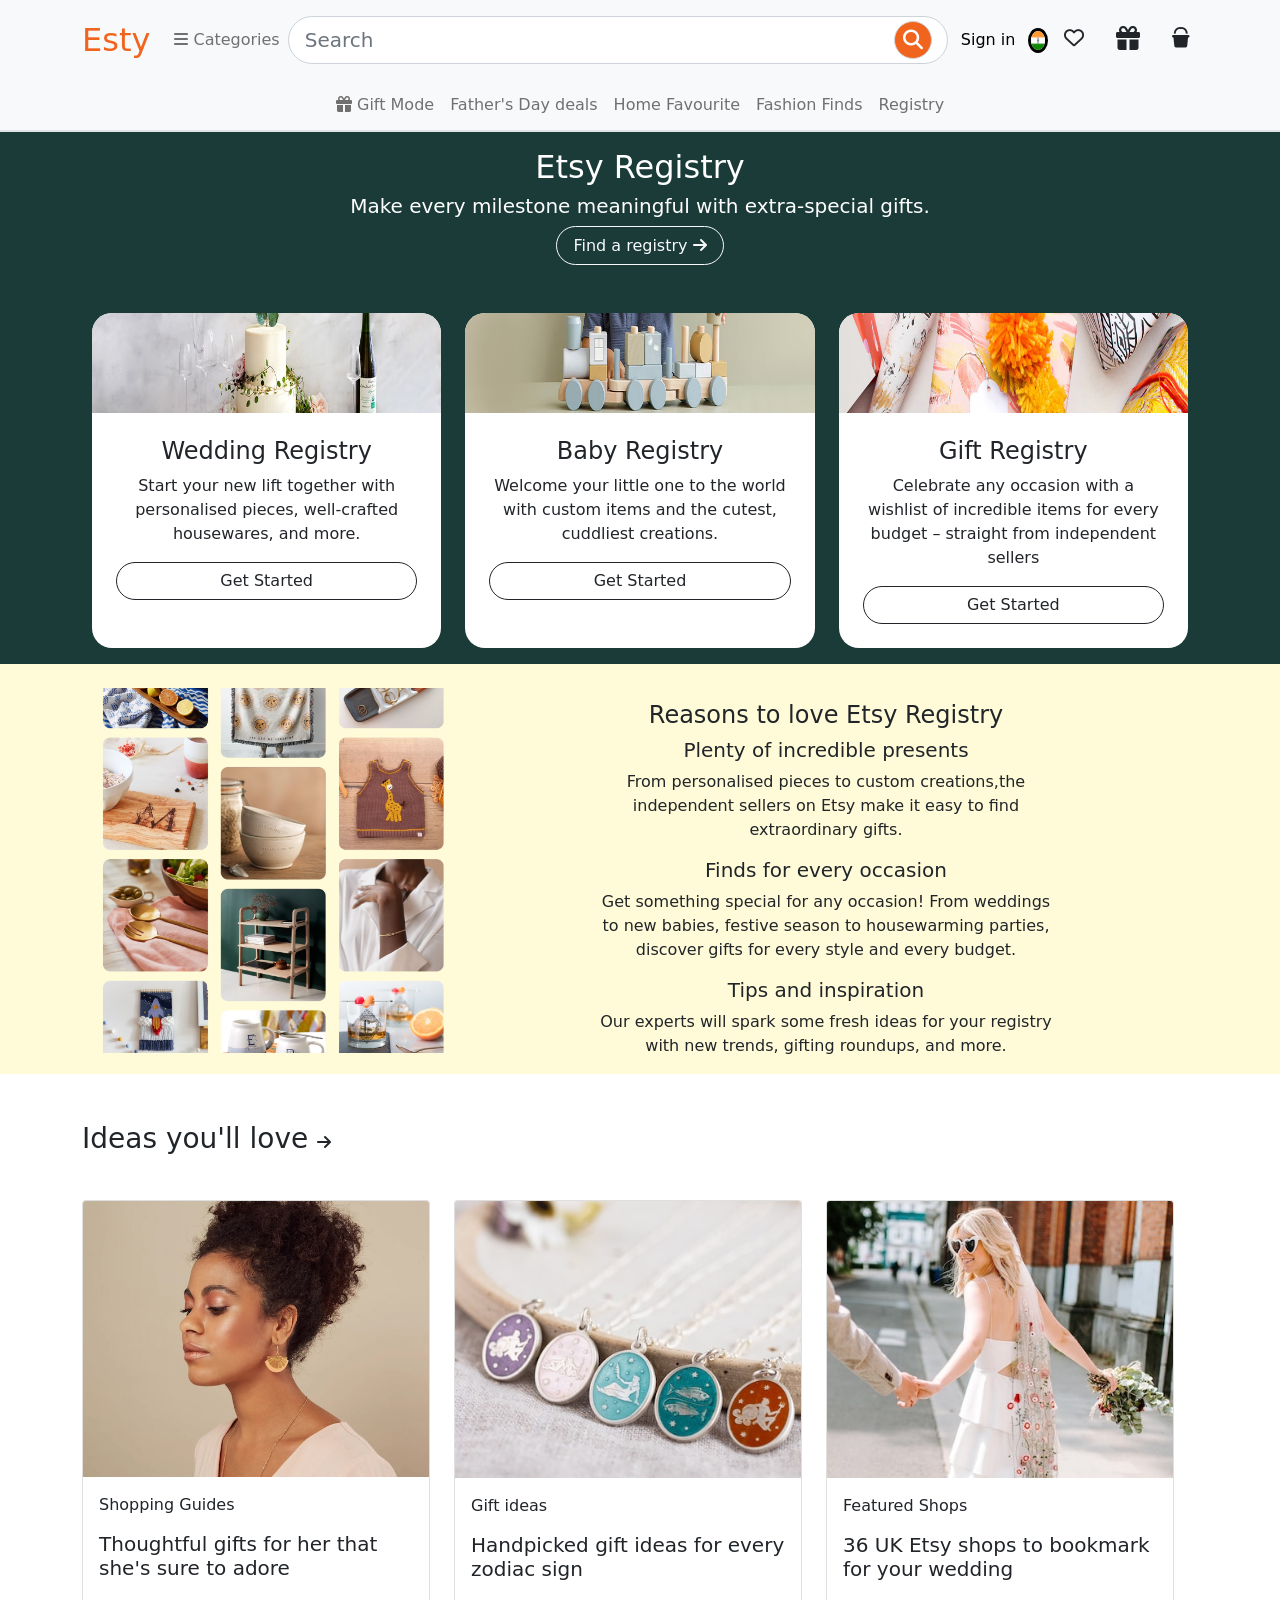
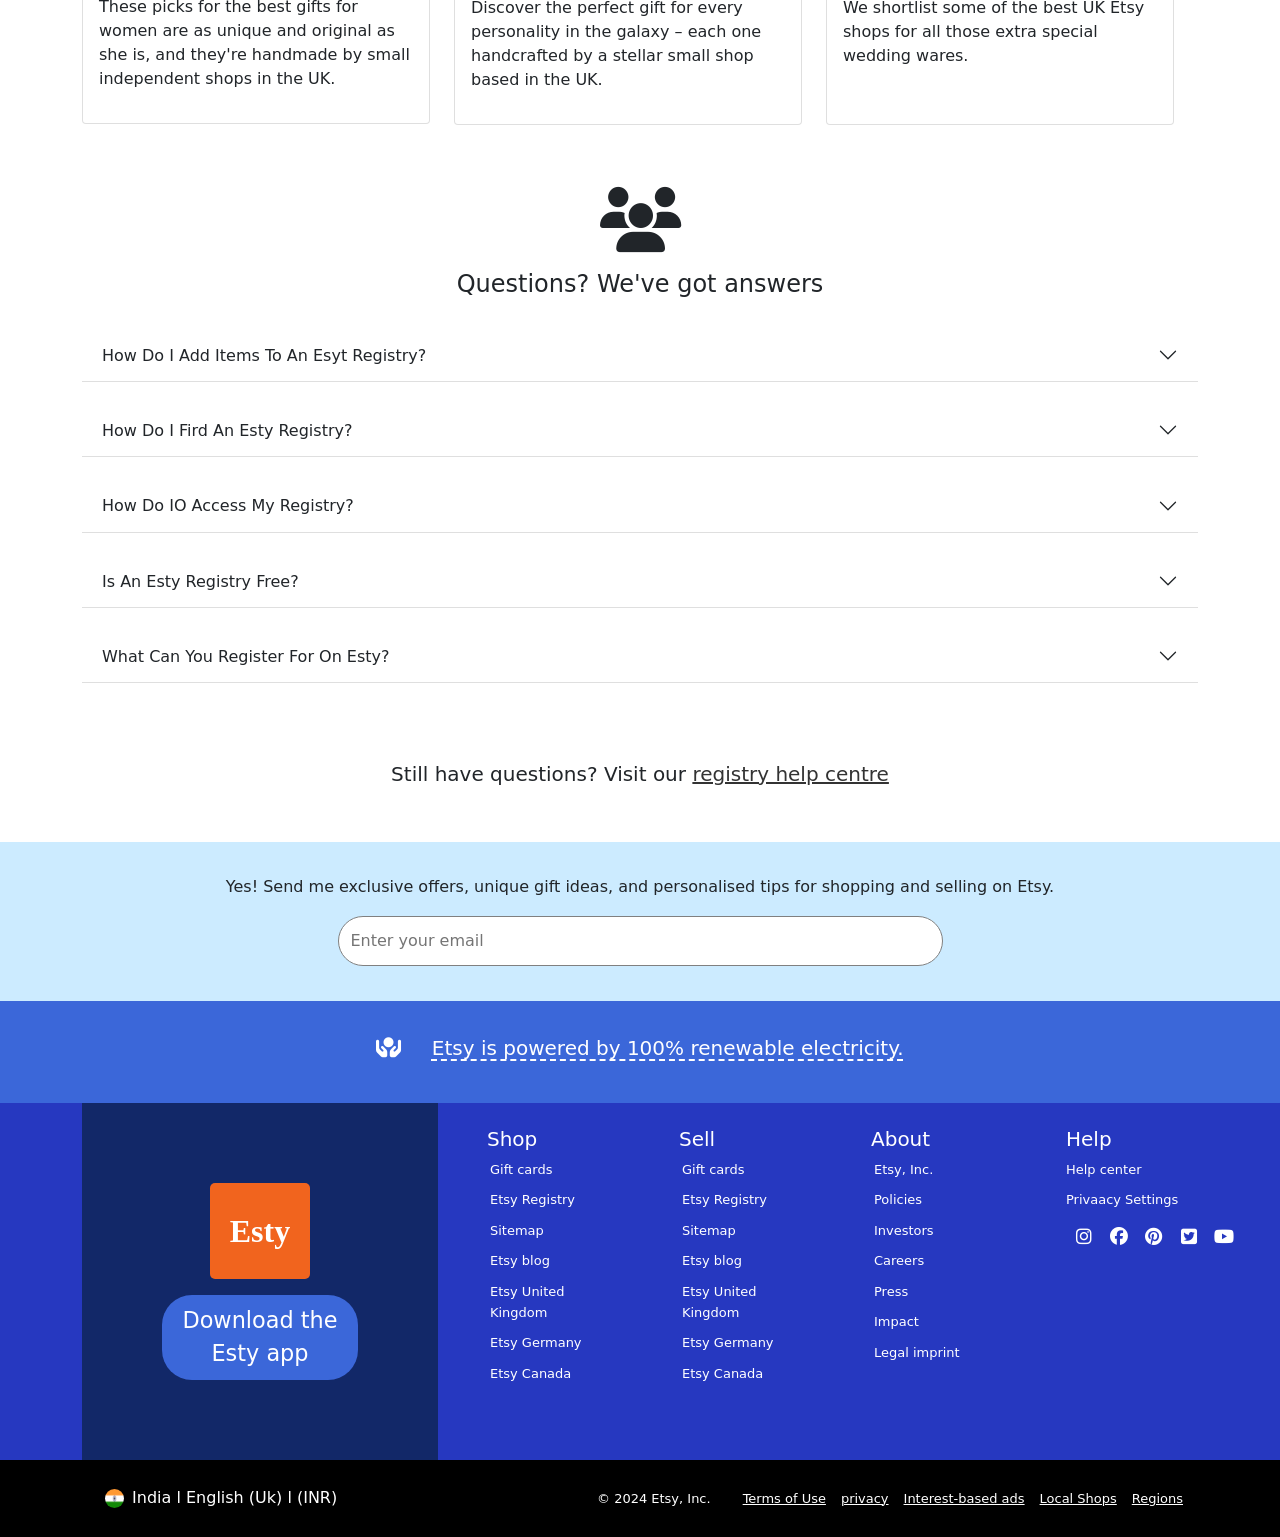
<file: html/Etsy-Registry.html>
<!DOCTYPE html>
<html lang="en">

<head>
    <meta charset="UTF-8">
    <meta name="viewport" content="width=device-width, initial-scale=1.0">
    <title>Gift card</title>
    <!-- Bootstrap cdn -->
    <link rel="stylesheet" href="../Assets/bootstrap-5/css/bootstrap.min.css">
    <!-- Fontawesome icons cdn -->
    <link rel="stylesheet" href="https://cdnjs.cloudflare.com/ajax/libs/font-awesome/6.5.2/css/all.min.css"
        integrity="sha512-SnH5WK+bZxgPHs44uWIX+LLJAJ9/2PkPKZ5QiAj6Ta86w+fsb2TkcmfRyVX3pBnMFcV7oQPJkl9QevSCWr3W6A=="
        crossorigin="anonymous" referrerpolicy="no-referrer" />
    <link rel="stylesheet" href="../Assets/owl/OwlCarousel2-2.3.4/dist/assets/owl.carousel.min.css">
    <link rel="stylesheet" href="../Assets/owl/OwlCarousel2-2.3.4/dist/assets/owl.theme.default.min.css">
    <!-- style css -->
    <link rel="stylesheet" href="../css/Etsy-Registry.css">
</head>

<body>


    <!-- heder part start -->
    <header>
        <nav class="navbar navbar-expand-lg navbar-light bg-light">
            <div class="container ">
                <a class="navbar-brand fs-2 fw-normal" href="../index.html" style="color: #F1641E;">Esty</a>
                <button class="navbar-toggler" type="button" data-bs-toggle="collapse"
                    data-bs-target="#navbarSupportedContent" aria-controls="navbarSupportedContent"
                    aria-expanded="false" aria-label="Toggle navigation">
                    <span class="navbar-toggler-icon"></span>
                </button>
                <div class="collapse navbar-collapse " id="navbarSupportedContent">
                    <ul class="navbar-nav me-auto mb-2 mb-lg-0">
                        <li class="nav-item dropdown text-nowrap">
                            <a class="nav-link " href="#" id="navbarDropdown" role="button" data-bs-toggle="dropdown"
                                aria-expanded="false">
                                <i class="fa-solid fa-bars"></i> Categories
                                <script
                                    src="https://cdn.jsdelivr.net/npm/bootstrap@5.0.2/dist/js/bootstrap.bundle.min.js"
                                    integrity="sha384-MrcW6ZMFYlzcLA8Nl+NtUVF0sA7MsXsP1UyJoMp4YLEuNSfAP+JcXn/tWtIaxVXM"
                                    crossorigin="anonymous"></script>
                            </a>
                            <ul class="dropdown-menu  " aria-labelledby="navbarDropdown">
                                <li><a class="dropdown-item" href="#">Accessories</a></li>
                                <li><a class="dropdown-item" href="#">Art & collectibles</a></li>
                                <li>
                                </li>
                                <li><a class="dropdown-item" href="#">baby</a></li>
                                <li><a class="dropdown-item" href="#">bags & purses</a></li>
                                <li><a class="dropdown-item" href="#">bath & beauty</a></li>
                                <li><a class="dropdown-item" href="#">books,Films & music</a></li>
                                <li><a class="dropdown-item" href="#">clothing</a></li>
                                <li><a class="dropdown-item" href="#">Craft Supplies & Tools</a></li>
                                <li><a class="dropdown-item" href="#">Electronics & Accessories</a></li>
                                <li><a class="dropdown-item" href="#">Gifts</a></li>
                                <li><a class="dropdown-item" href="#">Home & Living</a></li>
                                <li><a class="dropdown-item" href="#">Jewellery</a></li>
                                <li><a class="dropdown-item" href="#">Paper & Party Supplies</a></li>
                                <li><a class="dropdown-item" href="#">Pet Supplies</a></li>
                                <li><a class="dropdown-item" href="#">Shoes</a></li>
                                <li><a class="dropdown-item" href="#">Toys & Games</a></li>
                                <li><a class="dropdown-item" href="#">Weddings</a></li>


                            </ul>
                        </li>

                    </ul>

                </div>
                <!-- search form -->
                <form class="d-flex nav-search-form w-100">
                    <div class="input-group input-group-lg  py-2 ">
                        <input type="text" class="form-control rounded-pill w-100 position-relative "
                            aria-label="Search" type="search" placeholder="Search"
                            aria-describedby="inputGroup-sizing-lg">
                        <span class="input-group-text rounded-pill position-absolute top-0 end-0 py-2 px-2 me-3"
                            id="inputGroup-sizing-lg" style="background-color: #F1641E; margin-top: 0.8rem;"><i
                                class="fa-solid fa-magnifying-glass text-white"></i></span>
                    </div>
                </form>
                <!-- search form -->
                <div class="nav-icons d-flex align-items-center">
                    <button class="btn btn-light rounded-pill text-nowrap">Sign in</button>
                </div>
                <div class="flag">
                    <div class="d-inline-block" tabindex="0" data-bs-toggle="popover" data-bs-trigger="hover focus"
                        data-bs-placement="bottom" data-bs-content="India">
                        <img src="../imge/icons imges/india-flag-icon.webp" alt="" class="img-fluid ">
                    </div>
                </div>
                <div class="flag px-3">
                    <div class="d-inline-block" tabindex="0" data-bs-toggle="popover" data-bs-trigger="hover focus"
                        data-bs-placement="bottom" data-bs-content="Favourite">
                        <i class="fa-regular fa-heart fs-5"></i>
                    </div>
                </div>
                <div class="flag px-2">
                    <div class="d-inline-block" tabindex="0" data-bs-toggle="popover" data-bs-trigger="hover focus"
                        data-bs-placement="bottom" data-bs-content="Gift mode">
                        <i class="fa-solid fa-gift ms-2 fs-4"></i>
                    </div>
                </div>
                <div class="flag px-2">
                    <div class="d-inline-block" tabindex="0" data-bs-toggle="popover" data-bs-trigger="hover focus"
                        data-bs-placement="bottom" data-bs-content="Basket">
                        <i class="fa-solid fa-bucket ms-3 fs-5"></i>
                    </div>

                </div>
        </nav>
        <!-- As a link -->
        <nav class="navbar navbar-expand-lg navbar-light bg-light border-bottom border-2 last-nvbar">
            <div class="container">
                <div class="m-auto">
                    <ul class="navbar-nav ">
                        <li class="nav-item">
                            <a class="nav-link btn1" aria-current="page" href="./gift-card.html"><i
                                    class="fa-solid fa-gift"></i> Gift
                                Mode</a>
                        </li>
                        <li class="nav-item">
                            <a class="nav-link btn1" aria-current="page" href="./Back-to-school.html">Father's Day
                                deals</a>
                        </li>
                        <li class="nav-item">
                            <a class="nav-link btn1" aria-current="page" href="./Home-Favourites.html">Home Favourite</a>
                        </li>
                        <li class="nav-item">
                            <a class="nav-link btn1" aria-current="page" href="./Fashion-Favourites.html">Fashion Finds</a>
                        </li>
                        <li class="nav-item">
                            <a class="nav-link btn1" aria-current="page" href="./Etsy-Registry.html">Registry</a>
                        </li>

                    </ul>
                </div>
            </div>
        </nav>
    </header>
    <!-- heder part end -->


    <section id="Welldecor-section">
        <div class="container-fluid py-3 position-relative">
            <div class="row ">
                <div class="col-12">
                    <div class="text-center" style="color: white;">
                        <h2>Etsy Registry</h2>
                        <h5> Make every milestone meaningful with extra-special gifts.</h5>
                        <button class="btn btn-outline-light px-3 rounded-pill">Find a registry <i
                                class="fa-solid fa-arrow-right mt-1"></i></button>
                    </div>
                    <div class="row mt-5 Welldecor-section-row " style="padding: 0 5rem;">
                        <div class="col-12 col-lg-4">
                            <div class="card h-100 border-0" style="border-radius: 20px !important;">
                                <img src="../imge/product-imge/wedding-banner (1).png " height="100px" width="100%"
                                    style="border-top-left-radius: 20px !important;border-top-right-radius: 20px !important;">
                                <div class="card-body px-4 py-4">
                                    <h4 class="card-title text-center">Wedding Registry</h4>
                                    <p class="card-text text-center">Start your new lift together with personalised
                                        pieces, well-crafted housewares, and more.</p>
                                    <div class="text-center">
                                        <button class="btn rounded-pill btn-outline-dark w-100">Get Started</button>
                                    </div>
                                </div>
                            </div>
                        </div>
                        <div class="col-12 col-lg-4">
                            <div class="card h-100 border-0" style="border-radius: 20px !important;">
                                <img src="../imge/product-imge/baby-banner.avif" height="100px" width="100%"
                                    style="border-top-left-radius: 20px !important;border-top-right-radius: 20px !important;">
                                <div class="card-body px-4 py-4">
                                    <h4 class="card-title text-center">Baby Registry</h4>
                                    <p class="card-text text-center">Welcome your little one to the world with custom
                                        items and the cutest, cuddliest creations.</p>
                                    <div class="text-center">
                                        <button class="btn px-3 rounded-pill btn-outline-dark w-100">Get
                                            Started</button>
                                    </div>
                                </div>
                            </div>
                        </div>
                        <div class="col-12 col-lg-4">
                            <div class="card h-100 border-0" style="border-radius: 20px !important;">
                                <img src="../imge/product-imge/gift-banner.webp" height="100px" width="100%"
                                    style="border-top-left-radius: 20px !important;border-top-right-radius: 20px !important;">
                                <div class="card-body px-4 py-4">
                                    <h4 class="card-title text-center">Gift Registry</h4>
                                    <p class="card-text text-center">Celebrate any occasion with a wishlist of
                                        incredible items for every budget – straight from independent sellers</p>
                                    <div class="text-center">
                                        <button class="btn px-3 rounded-pill btn-outline-dark w-100">Get
                                            Started</button>
                                    </div>
                                </div>
                            </div>
                        </div>
                    </div>
                </div>
            </div>
        </div>
    </section>



    <section id="absolute-section">
        <div class="container">
            <div class="row g-0">
                <div class="col-md-4">
                    <img src="../imge/product-imge/lg-masonry-grid (1).png" class="img-fluid rounded-start mt-4" alt="...">
                </div>
                <div class="col-md-8">
                    <h4 style="text-align: center;margin-top: 5%;">Reasons to love Etsy Registry</h4>
                    <h5 class="text-center">Plenty of incredible presents</h5>
                    <p class="text-center">From personalised pieces to custom creations,the <br>independent sellers on
                        Etsy make it easy to find <br>extraordinary gifts.</p>
                    <h5 class="text-center">Finds for every occasion</h5>
                    <p class="text-center">Get something special for any occasion! From weddings<br> to new babies,
                        festive season to housewarming parties,<br> discover gifts for every style and every budget.</p>
                    <h5 class="text-center">Tips and inspiration</h5>
                    <p class="text-center">Our experts will spark some fresh ideas for your registry<br> with new
                        trends, gifting roundups, and more.</p>
                </div>
            </div>
        </div>
    </section>


    <section id="gifting-section">
        <div class="container">
            <div class="row">
                <div class="col-12">
                    <h3 class="mt-5">Ideas you'll love <i class="fa-solid fa-arrow-right" style="font-size: 16px"></i>
                    </h3>
                </div>
                <div class="row">
                    <div class="col-12 col-lg-4">
                        <div class="card" style="margin-top: 36px;">
                            <img src="../imge/product-imge/AS-1.jpg" class="card-img-top" alt="...">
                            <div class="card-body">
                                <h class="card-text">Shopping Guides</h>
                                <h5 style="margin-top: 15px;">Thoughtful gifts for her that she's sure to adore</h5>
                                <p style="margin-top: 15px;">These picks for the best gifts for women are as unique and
                                    original as she is, and
                                    they're handmade by small independent shops in the UK.</p>
                            </div>
                        </div>
                    </div>
                    <div class="col-12 col-lg-4">
                        <div class="card" style="margin-top: 36px;">
                            <img src="../imge/product-imge/AS-2.jpg" class="card-img-top" alt="...">
                            <div class="card-body">
                                <h class="card-text">Gift ideas</h>
                                <h5 style="margin-top: 15px;">Handpicked gift ideas for every zodiac sign</h5>
                                <p style="margin-top: 15px;">Discover the perfect gift for every personality in the
                                    galaxy – each one handcrafted
                                    by a stellar small shop based in the UK.</p>
                            </div>
                        </div>
                    </div>
                    <div class="col-12 col-lg-4">
                        <div class="card" style="margin-top: 36px;">
                            <img src="../imge/product-imge/AS-3.jpg" class="card-img-top" alt="...">
                            <div class="card-body">
                                <h class="card-text">Featured Shops</h>
                                <h5 style="margin-top: 15px;">36 UK Etsy shops to bookmark for your wedding</h5>
                                <p style="margin-top: 15px; margin-bottom: 40px;">We shortlist some of the best UK Etsy
                                    shops for all those extra special wedding
                                    wares.</p>
                            </div>
                        </div>
                    </div>
                </div>
            </div>
        </div>
    </section>

    <section id="Questions-section">
        <div class="container">
            <div class="row">
                <div class="col">
                    <div class="text-center mt-5" style="font-size: 65px;">
                    <i class="fa-solid fa-users"></i>
                </div>
                    <h4 class="text-center">Questions? We've got answers</h4>
                </div>
            </div>
            <div>
                <div class="accordion accordion-flush" id="accordionFlushExample">
                    <div class="accordion-item">
                        <h2 class="accordion-header" id="flush-headingOne">
                            <button class="accordion-button collapsed" type="button" data-bs-toggle="collapse"
                                data-bs-target="#flush-collapseOne" aria-expanded="false"
                                aria-controls="flush-collapseOne">
                              How Do I Add Items To An Esyt Registry?
                            </button>
                        </h2>
                        <div id="flush-collapseOne" class="accordion-collapse collapse"
                            aria-labelledby="flush-headingOne" data-bs-parent="#accordionFlushExample">
                            <div class="accordion-body">The process for adding items to your Etsy Registry is simple, and it's the same no matter if you're adding gifts to your Wedding, Baby, or Gift registry. When you find an item you'd like to add to your registry, click the icon that looks like a gift or click the 'Add to registry' button. You'll find this button just below the 'Add to basket' button, but only if you've already created an Etsy Registry. Personalising your registry gifts is easy, too. Any specific customisation or personalisation details you request before adding items to your registry will be pulled through and saved to your registry as well. You can also add customisations right from your registry page, too. Note, you can only create one of each type of registry.</div>
                        </div>
                    </div>
                    <div class="accordion-item">
                        <h2 class="accordion-header" id="flush-headingTwo">
                            <button class="accordion-button collapsed" type="button" data-bs-toggle="collapse"
                                data-bs-target="#flush-collapseTwo" aria-expanded="false"
                                aria-controls="flush-collapseTwo">
                                How Do I Fird An Esty Registry?
                            </button>
                        </h2>
                        <div id="flush-collapseTwo" class="accordion-collapse collapse"
                            aria-labelledby="flush-headingTwo" data-bs-parent="#accordionFlushExample">
                            <div class="accordion-body">To find an Etsy Registry, simply click on “Find a registry” at the top of this page. This will direct you to a search page, where you can enter the names of your friends, family, and loved ones to find the registry they've created. Once you find the names you're looking for, simply click on that result and you'll be taken to their Etsy Registry, where you can browse the gifts they've selected and buy them something special!.</div>
                        </div>
                    </div>
                    <div class="accordion-item">
                        <h2 class="accordion-header" id="flush-headingThree">
                            <button class="accordion-button collapsed" type="button" data-bs-toggle="collapse"
                                data-bs-target="#flush-collapseThree" aria-expanded="false"
                                aria-controls="flush-collapseThree">
                                How Do IO Access My Registry?
                            </button>
                        </h2>
                        <div id="flush-collapseThree" class="accordion-collapse collapse"
                            aria-labelledby="flush-headingThree" data-bs-parent="#accordionFlushExample">
                            <div class="accordion-body">To access your Etsy Registry, scroll to the top of the page and click on your account picture. You will be presented with a dropdown, and in that dropdown you'll see Etsy Registry next to an icon of a gift. Click on Etsy Registry to access your registry page, where you can add gifts, share your registry with friends, family, and loved ones, and more.</div>
                        </div>
                    </div>
                    <div class="accordion-item">
                        <h2 class="accordion-header" id="flush-headingFour">
                            <button class="accordion-button collapsed" type="button" data-bs-toggle="collapse"
                                data-bs-target="#flush-collapseFour" aria-expanded="false"
                                aria-controls="flush-collapseFour">
                                Is An Esty Registry Free?
                            </button>
                        </h2>
                    </div>
                    <div id="flush-collapseFour" class="accordion-collapse collapse" aria-labelledby="flush-headingFour"
                        data-bs-parent="#accordionFlushExample">
                        <div class="accordion-body">Yes! Creating an Etsy Registry is totally free of charge.</div>
                    </div>
                    <div class="accordion-item">
                        <h2 class="accordion-header" id="flush-headingFive">
                            <button class="accordion-button collapsed" type="button" data-bs-toggle="collapse"
                                data-bs-target="#flush-collapseFive" aria-expanded="false"
                                aria-controls="flush-collapseFive">
                                What Can You Register For On Esty?
                            </button>
                        </h2>
                    </div>
                    <div id="flush-collapseFive" class="accordion-collapse collapse" aria-labelledby="flush-headingFive"
                        data-bs-parent="#accordionFlushExample">
                        <div class="accordion-body">The possibilities are endless for Etsy Registry! If you're getting married, create an Etsy wedding registry and fill it with items like personalised gifts, housewares, and more. If you're expecting parents ready to welcome a new child, you can create an Etsy baby registry and add personalised presents, toys, nursery decor, and more. And you can celebrate occasions like birthdays, new homes, and anniversaries with special presents by creating an Etsy gift registry. No matter what kind of Etsy Registry you create, you'll be able to fill it with extraordinary items straight from independent sellers.</div>
                    </div>
                </div>
            </div>
    </section>

<section id="centre-section">
   <div class="container">
    <div class="row">
        <div class="col">
            <h5 class="text-center" style="margin-top: 7%;">Still have questions? Visit our  <a class="stretched-link">registry help centre</a></h5>
        </div>
    </div>
   </div>
</section>







    <!--  footer part start -->
    <section id="nike-section" class="mt-5">
        <div class="row ">
            <div class="col-12">
                <div style="height: 100%; width: 100%;text-align: center; padding: 35px;">
                    <h6>Yes! Send me exclusive offers, unique gift ideas, and personalised tips for shopping and selling
                        on Etsy.
                    </h6>
                    <div class="textbox1">
                        <input type="text" placeholder="Enter your email">
                        <!-- <input type="text" id="sub" placeholder="Subscribe"> -->

                    </div>
                </div>
            </div>
        </div>
    </section>

    <footer>
        <section id="dreame-section">
            <div class="row">
                <div class="col-12">
                    <div class=" w-100 h-100" style="text-align: center; padding: 35px; text-transform: white;">
                        <div class="flag">
                            <h5 style="color: white;"> <i class="fa-solid fa-hands-holding-circle me-4"
                                    style="color: white;"></i>
                                <span
                                    style="text-decoration: underline;text-decoration-style: dashed;text-underline-position: under;">
                                    Etsy is powered by 100% renewable electricity.</span>
                            </h5>
                        </div>
                    </div>
                </div>
        </section>
        <section id="footer-nav">
            <div class="container">
                <div class="row">
                    <div class="col-lg-4 col-12">
                        <div class="footer-left-nav-div">
                            <div class="inner-div">
                                <div class="logo-div">Esty</div>
                                <button class="btn">Download the Esty app</button>
                            </div>
                        </div>
                    </div>
                    <div class="col-lg-8 px-2 py-4 col-12">
                        <div class="row">
                            <div class="col-lg-3 col-6">
                                <h5 style="color: white; margin-left: 29px;">Shop</h5>

                                <ul class="div-footer-nav" style="color: white;">
                                    <li>
                                        <span>Gift cards</span>
                                    </li>
                                    <li>
                                        <span>Etsy Registry</span>
                                    </li>
                                    <li>
                                        <span>Sitemap</span>
                                    </li>
                                    <li>
                                        <span>Etsy blog</span>
                                    </li>
                                    <li>
                                        <span>Etsy United Kingdom</span>
                                    </li>
                                    <li>
                                        <span>Etsy Germany</span>
                                    </li>
                                    <li>
                                        <span>Etsy Canada</span>
                                    </li>

                                </ul>
                            </div>
                            <div class="col-lg-3 col-6">
                                <h5 style="color: white;margin-left: 29px;">Sell</h5>
                                <ul class="div-footer-nav" style="color: white;">
                                    <li style="list-style-type: none;">
                                        <span>Gift cards</span>
                                    </li>
                                    <li>
                                        <span>Etsy Registry</span>
                                    </li>
                                    <li>
                                        <span>Sitemap</span>
                                    </li>
                                    <li>
                                        <span>Etsy blog</span>
                                    </li>
                                    <li>
                                        <span>Etsy United Kingdom</span>
                                    </li>
                                    <li>
                                        <span>Etsy Germany</span>
                                    </li>
                                    <li>
                                        <span>Etsy Canada</span>
                                    </li>

                                </ul>
                            </div>
                            <div class="col-lg-3 col-6">
                                <h5 style="color: white;margin-left: 29px;">About</h5>
                                <ul class="div-footer-nav" style="color: white;">
                                    <li>
                                        <span>Etsy, Inc.</span>
                                    </li>
                                    <li>
                                        <span>Policies</span>
                                    </li>
                                    <li>
                                        <span>Investors</span>
                                    </li>
                                    <li>
                                        <span>Careers</span>
                                    </li>
                                    <li>
                                        <span>Press</span>
                                    </li>
                                    <li>
                                        <span>Impact</span>
                                    </li>
                                    <li>
                                        <span>Legal imprint</span>
                                    </li>
                                </ul>
                            </div>
                            <div class="col-lg-3 col-6">
                                <ul class="div-footer-nav " style="color: white;">
                                    <h5 style="color: white;">Help</h5>

                                    <li>
                                        <span>Help center</span>
                                    </li>
                                    <li>
                                        <span>Privaacy Settings</span>
                                    </li>
                                    <li>
                                        <div class="privaacy">
                                            <i class="fa-brands fa-instagram px-3"></i>
                                            <i class="fa-brands fa-facebook px-3"></i>
                                            <i class="fa-brands fa-pinterest px-3"></i>
                                            <i class="fa-brands fa-square-twitter px-3"></i>
                                            <i class="fa-brands fa-youtube px-2"></i>
                                        </div>
                                    </li>
                                </ul>
                            </div>
                        </div>
                    </div>


                </div>
            </div>

        </section>
        <section id="Assets-section">
            <div class="container">
                <div class="row justify-content-center d-flex">
                    <div class="col-lg-4 col-12 ">
                        <div class="jods-div flag" tabindex="0">
                            <img src="../imge/icons imges/india-flag-icon.webp" style="width: 25px;" alt="">
                            <span style="color: white;">India l English (Uk) l (INR)</span>
                        </div>
                    </div>

                    <div class="col-lg-8 col-12 d-flex align-items-center justify-content-end">
                        <span style="color: white; font-size: 12.99px;">© 2024 Etsy, Inc.</span>
                        <ul
                            style="display: flex; color: white;  text-decoration-line: underline;   text-decoration-thickness: 1px;">
                            <li style="list-style: none; padding-right: 15px; font-size: 12.99px;">
                                <span>Terms of Use</span>
                            </li>
                            <li style="list-style: none; padding-right: 15px; font-size: 12.99px;">
                                <span>privacy</span>
                            </li>
                            <li style="list-style: none; padding-right: 15px; font-size: 12.99px;">
                                <span>Interest-based ads</span>
                            </li>
                            <li style="list-style: none; padding-right: 15px; font-size: 12.99px;">
                                <span>Local Shops</span>
                            </li>
                            <li style="list-style: none; padding-right: 15px; font-size: 12.99px;">
                                <span>Regions</span>
                            </li>
                        </ul>
                    </div>
                </div>
            </div>
        </section>
    </footer>
    <!-- footer part end -->


    <script src="https://code.jquery.com/jquery-3.7.1.js"
        integrity="sha256-eKhayi8LEQwp4NKxN+CfCh+3qOVUtJn3QNZ0TciWLP4=" crossorigin="anonymous"></script>
    <script src="../Assets/owl/OwlCarousel2-2.3.4/dist/owl.carousel.min.js"></script>
    <!-- <script src="../Assets/bootstrap-5/js/bootstrap.min.js"></script> -->
    <!-- <script src="../Assets/bootstrap-5/js/bootstrap.bundle.min.js"></script> -->
    <script src="../js/script.js"></script>
</body>

</html>
</file>
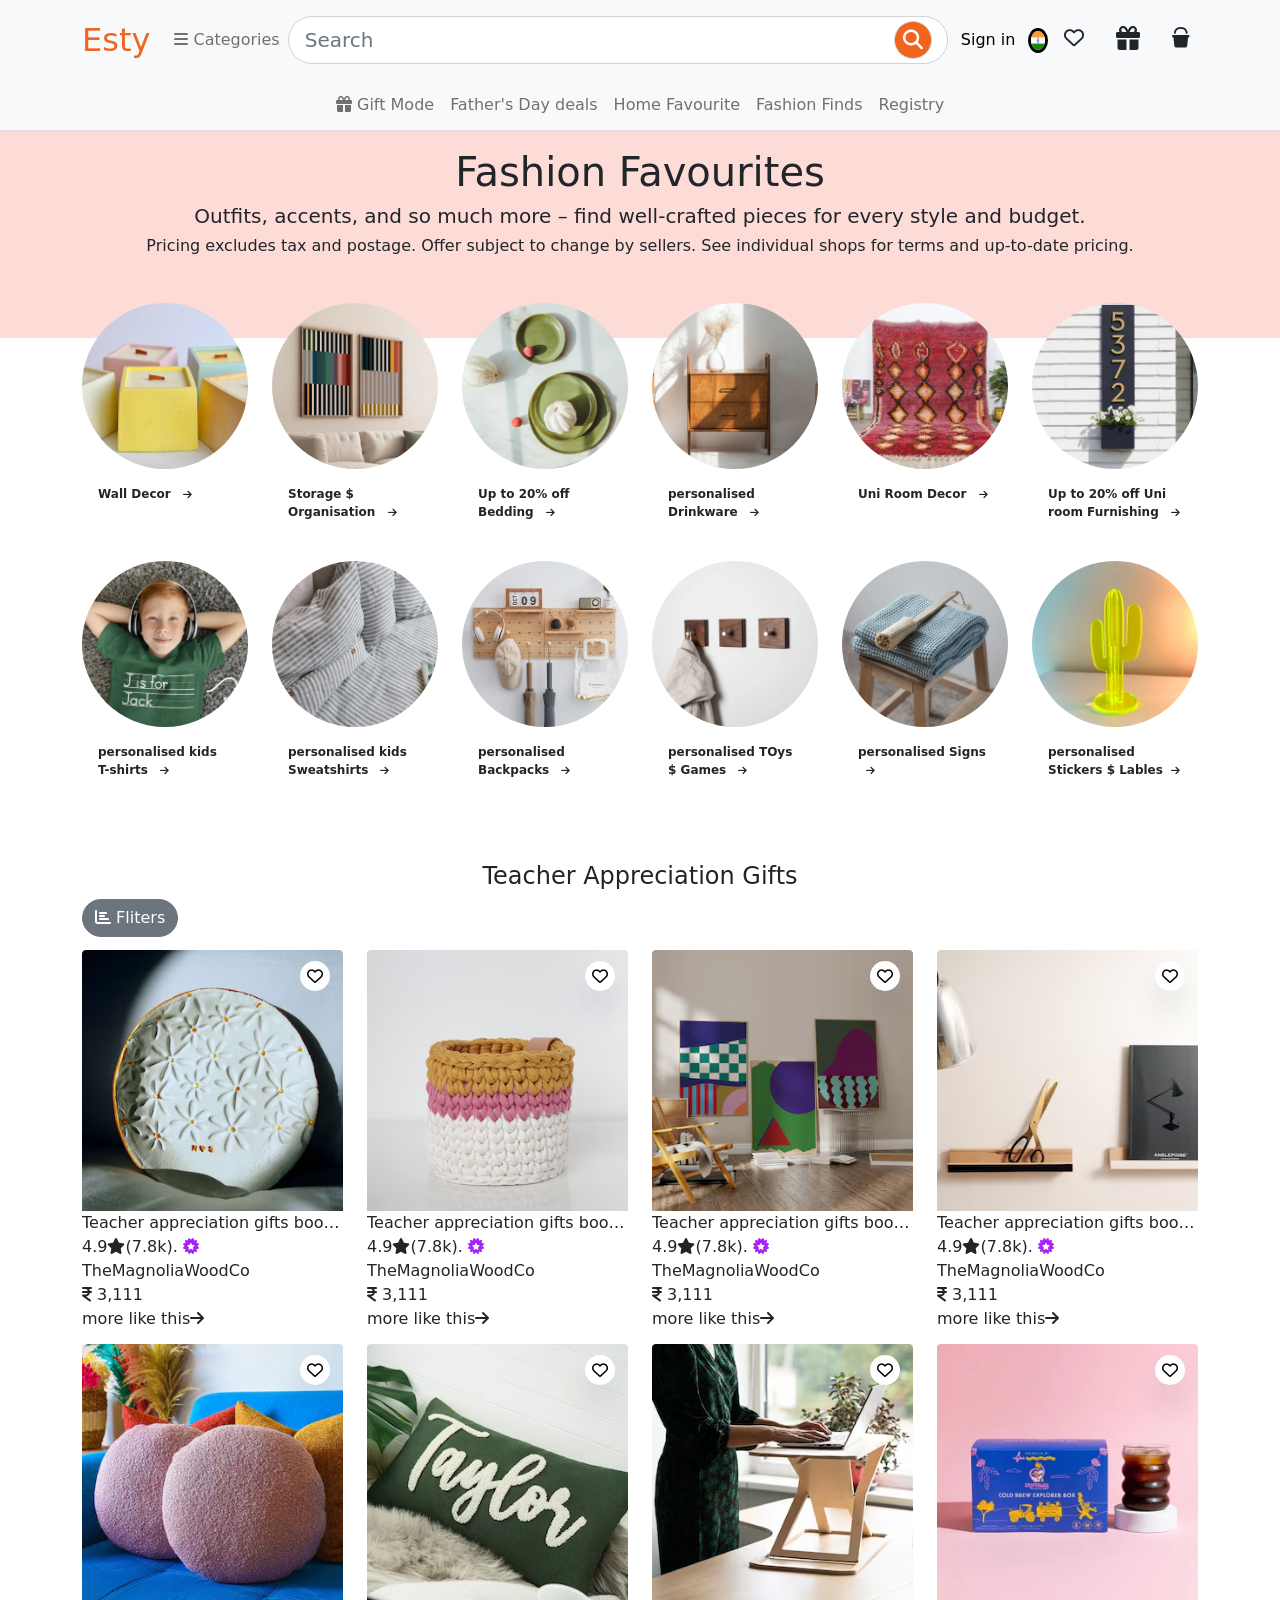
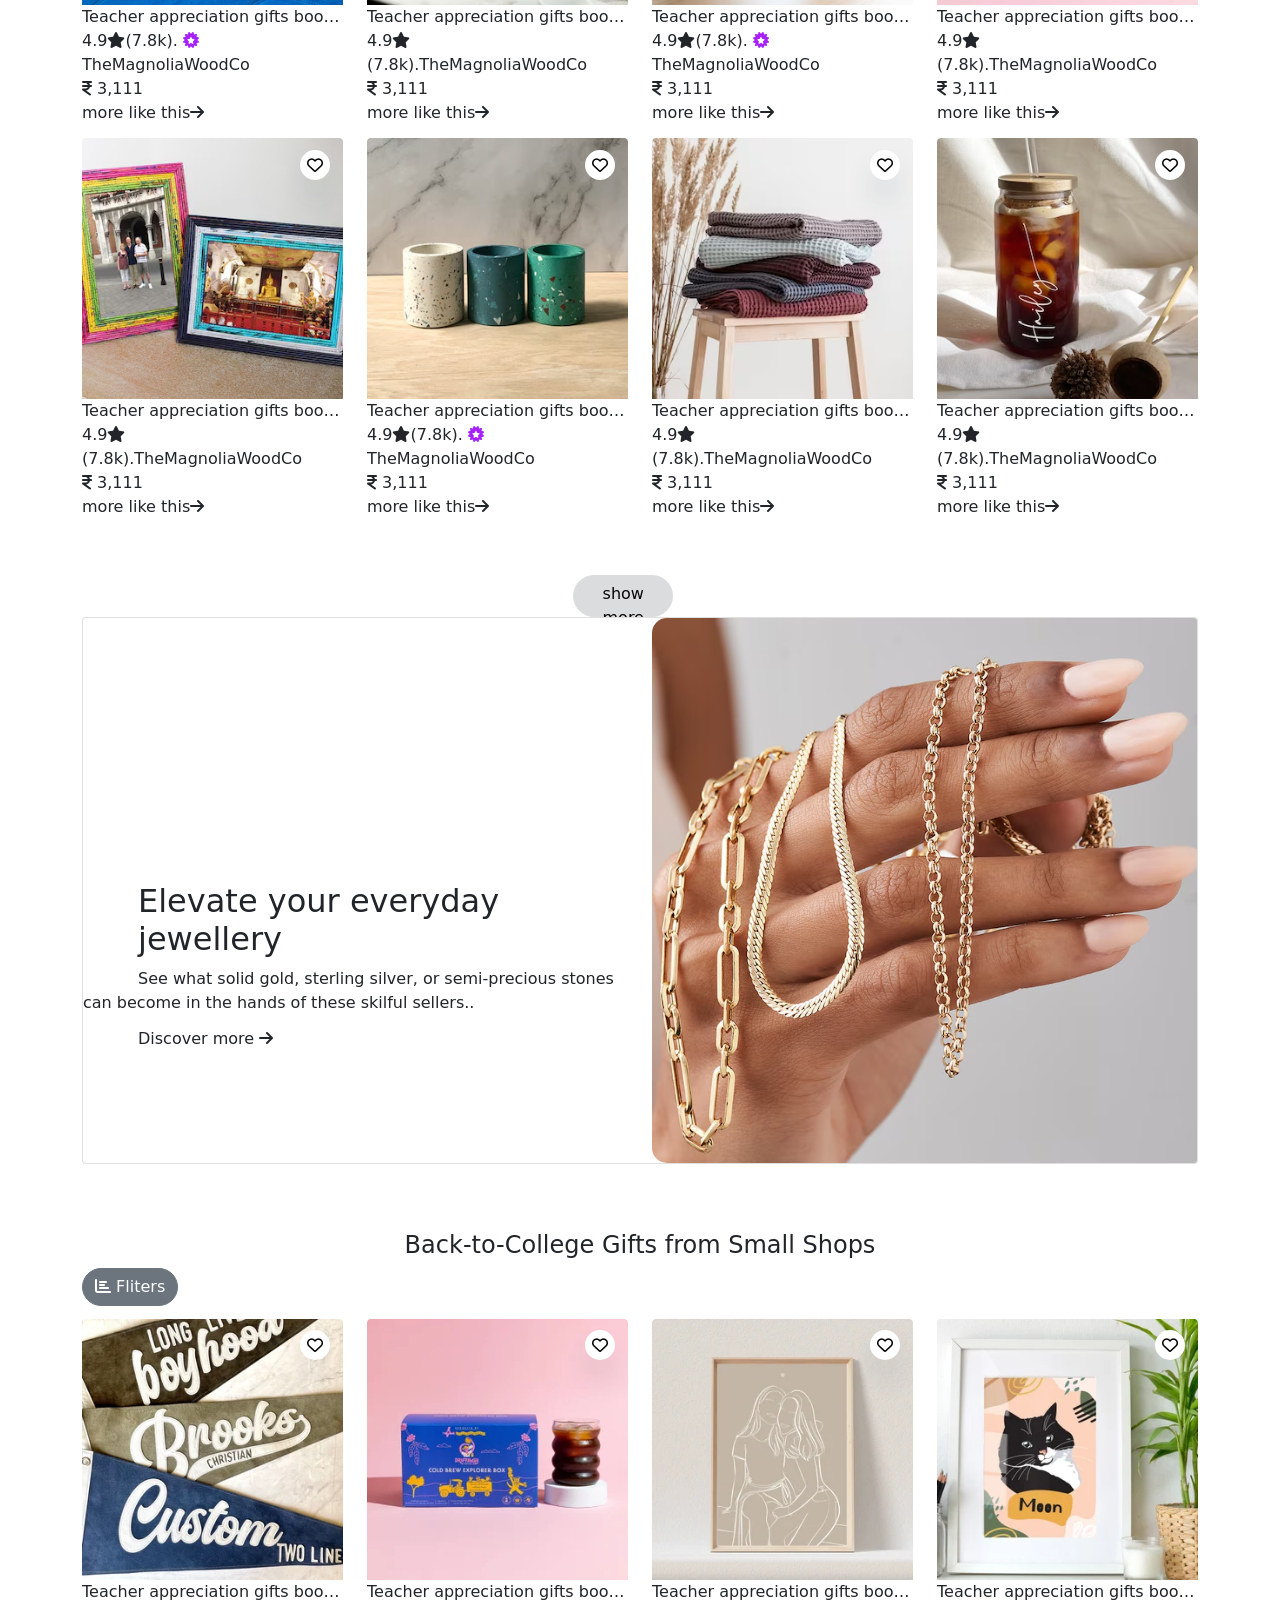
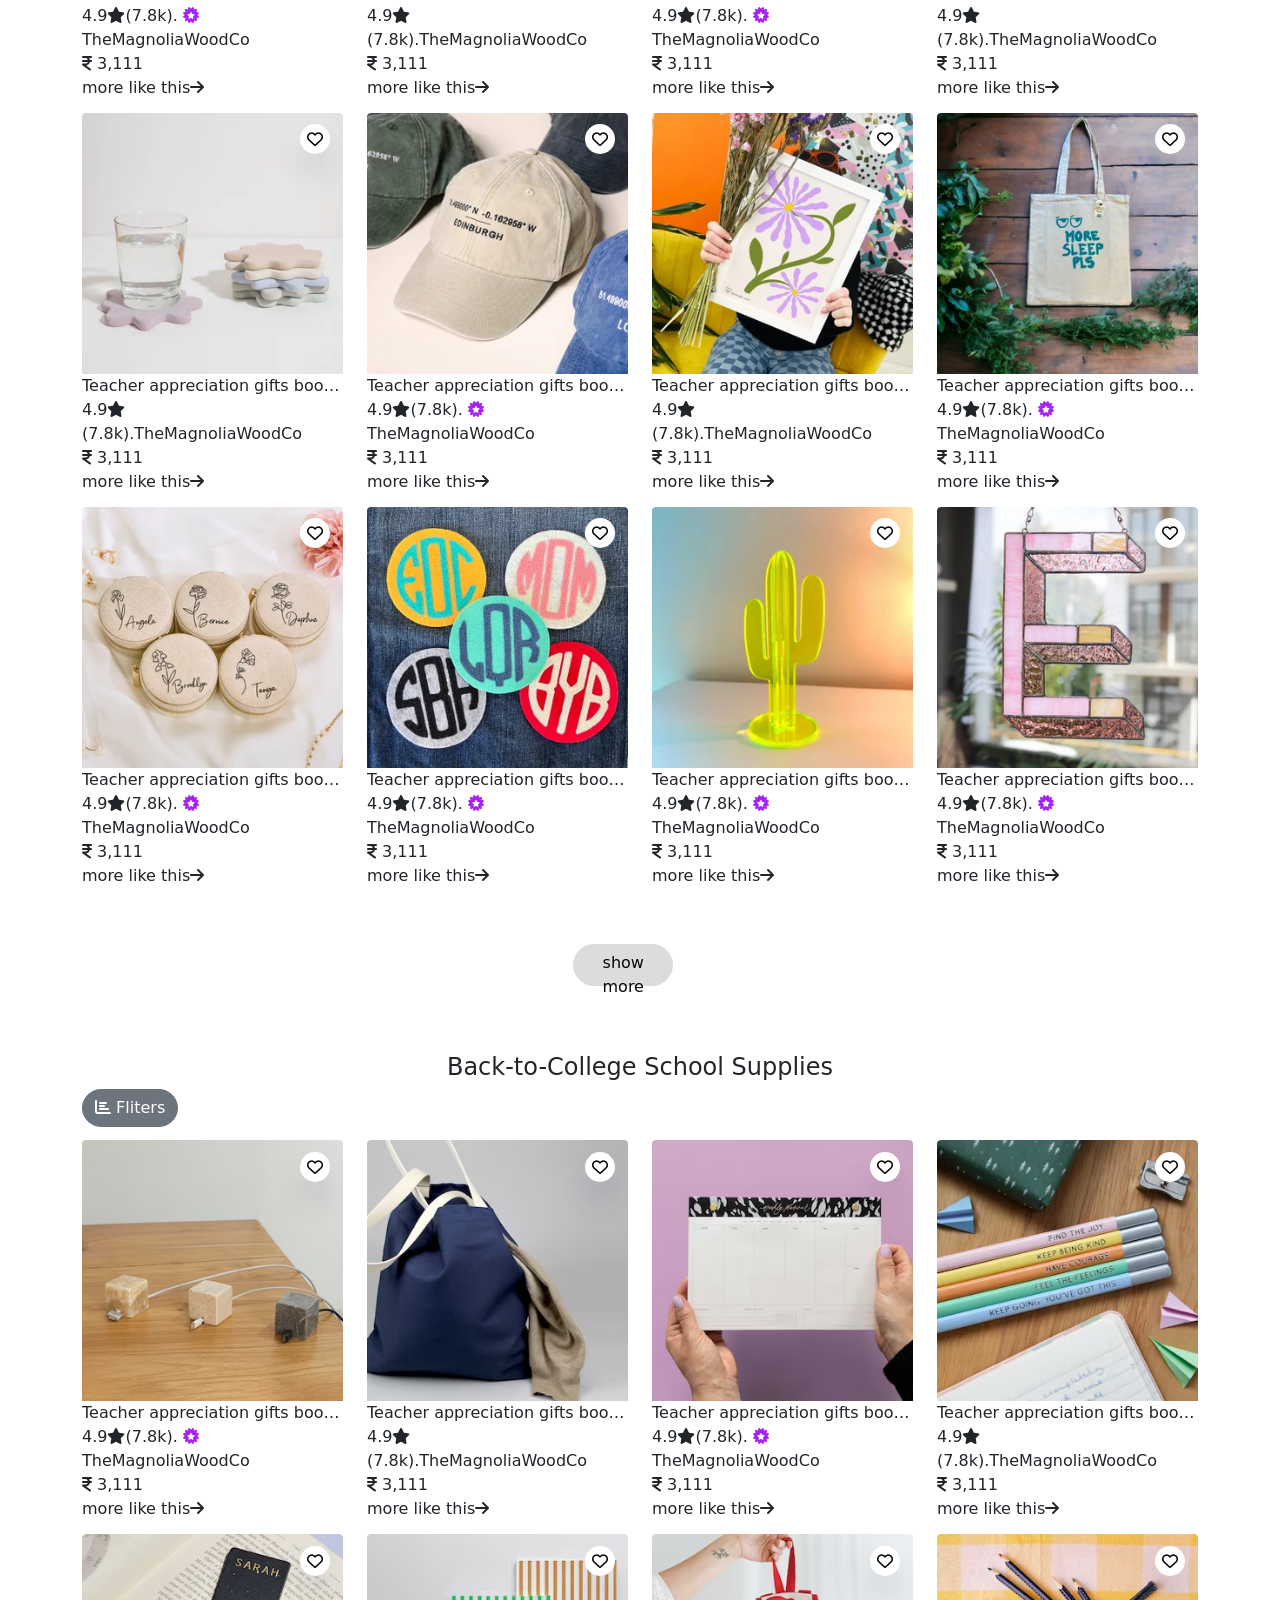
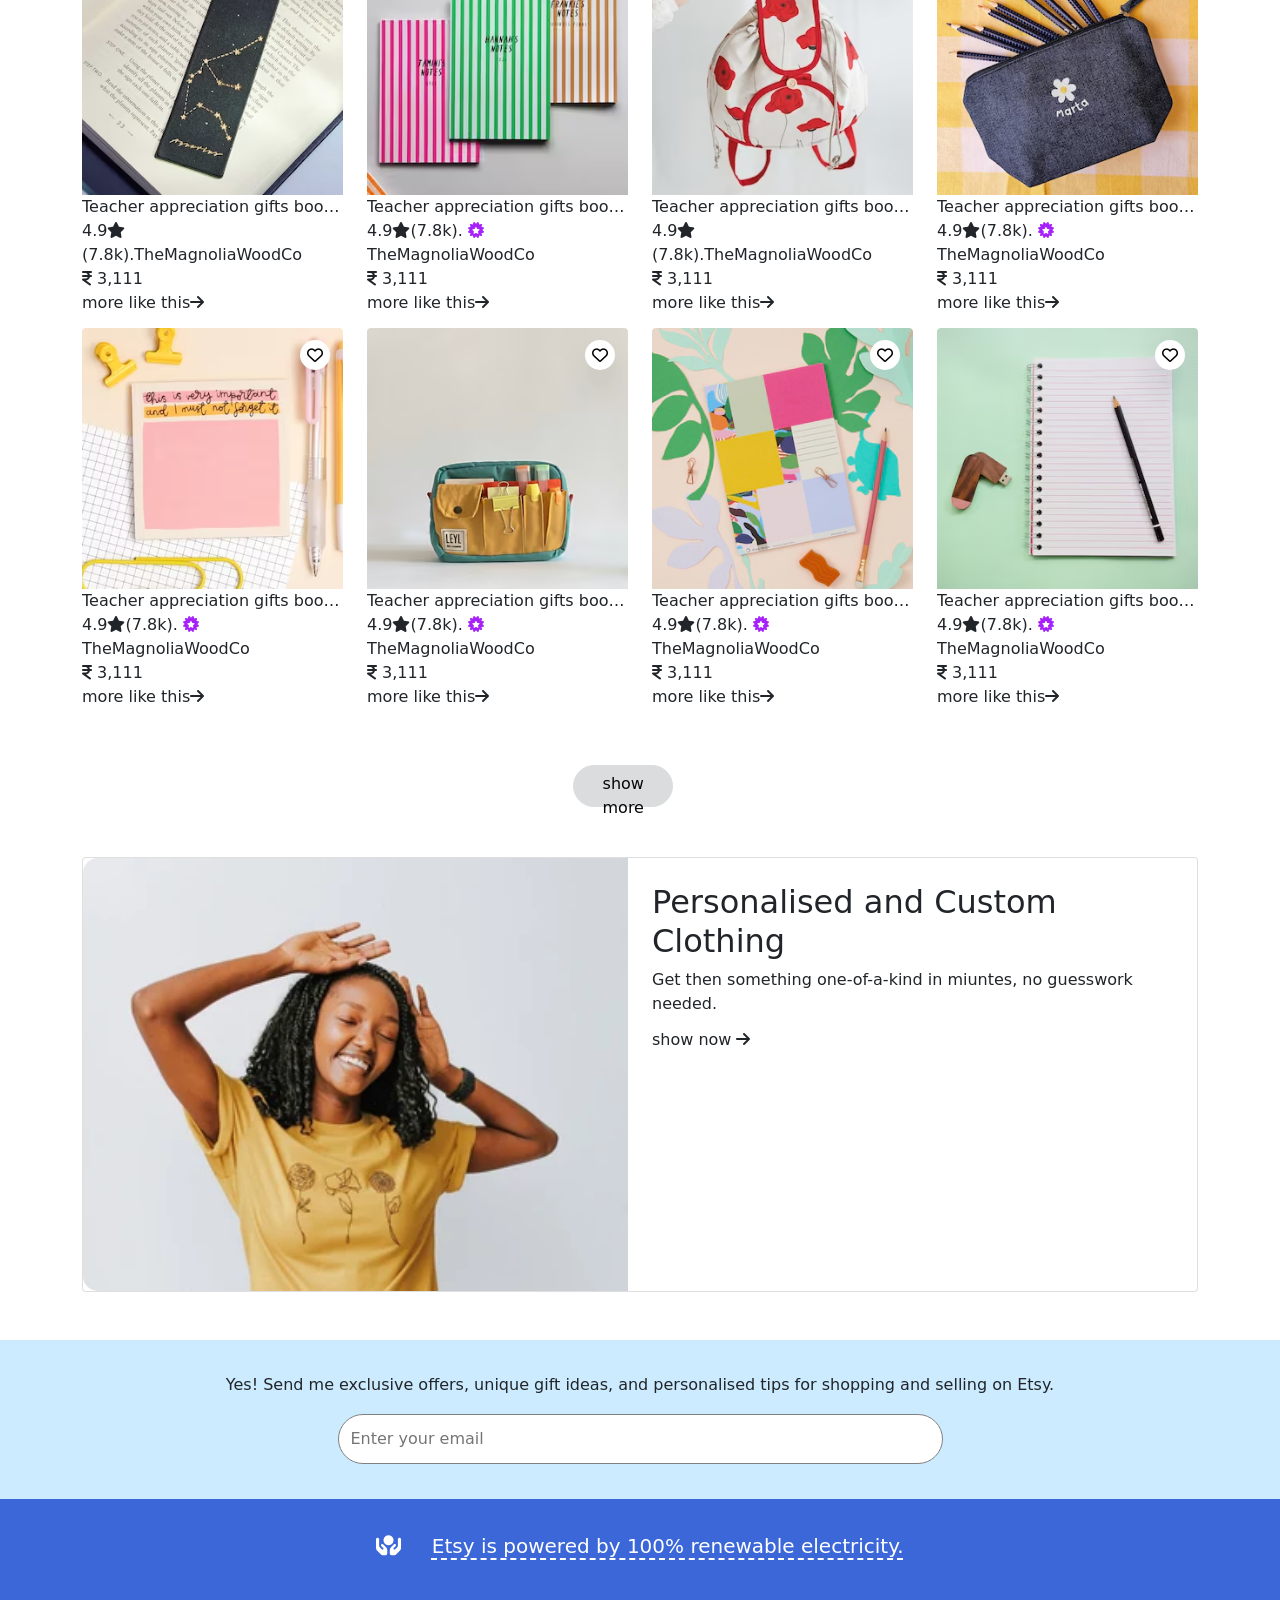
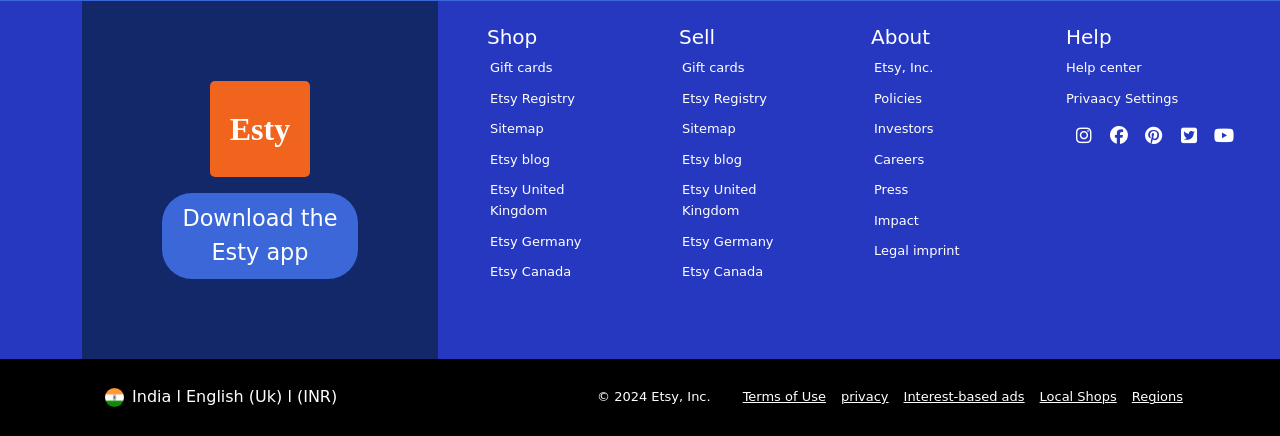
<file: html/Fashion-Favourites.html>
<!DOCTYPE html>
<html lang="en">

<head>
    <meta charset="UTF-8">
    <meta name="viewport" content="width=device-width, initial-scale=1.0">
    <title>Gift card</title>
    <!-- Bootstrap cdn -->
    <link rel="stylesheet" href="../Assets/bootstrap-5/css/bootstrap.min.css">
    <!-- Fontawesome icons cdn -->
    <link rel="stylesheet" href="https://cdnjs.cloudflare.com/ajax/libs/font-awesome/6.5.2/css/all.min.css"
        integrity="sha512-SnH5WK+bZxgPHs44uWIX+LLJAJ9/2PkPKZ5QiAj6Ta86w+fsb2TkcmfRyVX3pBnMFcV7oQPJkl9QevSCWr3W6A=="
        crossorigin="anonymous" referrerpolicy="no-referrer" />
    <link rel="stylesheet" href="../Assets/owl/OwlCarousel2-2.3.4/dist/assets/owl.carousel.min.css">
    <link rel="stylesheet" href="../Assets/owl/OwlCarousel2-2.3.4/dist/assets/owl.theme.default.min.css">
    <!-- style css -->
    <link rel="stylesheet" href="../css/Home-Favourites.css">
</head>

<body>


    <!-- heder part start -->
    <header>
        <nav class="navbar navbar-expand-lg navbar-light bg-light">
            <div class="container ">
                <a class="navbar-brand fs-2 fw-normal" href="../index.html" style="color: #F1641E;">Esty</a>
                <button class="navbar-toggler" type="button" data-bs-toggle="collapse"
                    data-bs-target="#navbarSupportedContent" aria-controls="navbarSupportedContent"
                    aria-expanded="false" aria-label="Toggle navigation">
                    <span class="navbar-toggler-icon"></span>
                </button>
                <div class="collapse navbar-collapse " id="navbarSupportedContent">
                    <ul class="navbar-nav me-auto mb-2 mb-lg-0">
                        <li class="nav-item dropdown text-nowrap">
                            <a class="nav-link " href="#" id="navbarDropdown" role="button" data-bs-toggle="dropdown"
                                aria-expanded="false">
                                <i class="fa-solid fa-bars"></i> Categories
                                <script
                                    src="https://cdn.jsdelivr.net/npm/bootstrap@5.0.2/dist/js/bootstrap.bundle.min.js"
                                    integrity="sha384-MrcW6ZMFYlzcLA8Nl+NtUVF0sA7MsXsP1UyJoMp4YLEuNSfAP+JcXn/tWtIaxVXM"
                                    crossorigin="anonymous"></script>
                            </a>
                            <ul class="dropdown-menu  " aria-labelledby="navbarDropdown">
                                <li><a class="dropdown-item" href="#">Accessories</a></li>
                                <li><a class="dropdown-item" href="#">Art & collectibles</a></li>
                                <li>
                                </li>
                                <li><a class="dropdown-item" href="#">baby</a></li>
                                <li><a class="dropdown-item" href="#">bags & purses</a></li>
                                <li><a class="dropdown-item" href="#">bath & beauty</a></li>
                                <li><a class="dropdown-item" href="#">books,Films & music</a></li>
                                <li><a class="dropdown-item" href="#">clothing</a></li>
                                <li><a class="dropdown-item" href="#">Craft Supplies & Tools</a></li>
                                <li><a class="dropdown-item" href="#">Electronics & Accessories</a></li>
                                <li><a class="dropdown-item" href="#">Gifts</a></li>
                                <li><a class="dropdown-item" href="#">Home & Living</a></li>
                                <li><a class="dropdown-item" href="#">Jewellery</a></li>
                                <li><a class="dropdown-item" href="#">Paper & Party Supplies</a></li>
                                <li><a class="dropdown-item" href="#">Pet Supplies</a></li>
                                <li><a class="dropdown-item" href="#">Shoes</a></li>
                                <li><a class="dropdown-item" href="#">Toys & Games</a></li>
                                <li><a class="dropdown-item" href="#">Weddings</a></li>


                            </ul>
                        </li>

                    </ul>

                </div>
                <!-- search form -->
                <form class="d-flex nav-search-form w-100">
                    <div class="input-group input-group-lg  py-2 ">
                        <input type="text" class="form-control rounded-pill w-100 position-relative "
                            aria-label="Search" type="search" placeholder="Search"
                            aria-describedby="inputGroup-sizing-lg">
                        <span class="input-group-text rounded-pill position-absolute top-0 end-0 py-2 px-2 me-3"
                            id="inputGroup-sizing-lg" style="background-color: #F1641E; margin-top: 0.8rem;"><i
                                class="fa-solid fa-magnifying-glass text-white"></i></span>
                    </div>
                </form>
                <!-- search form -->
                <div class="nav-icons d-flex align-items-center">
                    <button class="btn btn-light rounded-pill text-nowrap">Sign in</button>
                </div>
                <div class="flag">
                    <div class="d-inline-block" tabindex="0" data-bs-toggle="popover" data-bs-trigger="hover focus"
                        data-bs-placement="bottom" data-bs-content="India">
                        <img src="../imge/icons imges/india-flag-icon.webp" alt="" class="img-fluid ">
                    </div>
                </div>
                <div class="flag px-3">
                    <div class="d-inline-block" tabindex="0" data-bs-toggle="popover" data-bs-trigger="hover focus"
                        data-bs-placement="bottom" data-bs-content="Favourite">
                        <i class="fa-regular fa-heart fs-5"></i>
                    </div>
                </div>
                <div class="flag px-2">
                    <div class="d-inline-block" tabindex="0" data-bs-toggle="popover" data-bs-trigger="hover focus"
                        data-bs-placement="bottom" data-bs-content="Gift mode">
                        <i class="fa-solid fa-gift ms-2 fs-4"></i>
                    </div>
                </div>
                <div class="flag px-2">
                    <div class="d-inline-block" tabindex="0" data-bs-toggle="popover" data-bs-trigger="hover focus"
                        data-bs-placement="bottom" data-bs-content="Basket">
                        <i class="fa-solid fa-bucket ms-3 fs-5"></i>
                    </div>

                </div>
        </nav>
        <!-- As a link -->
        <nav class="navbar navbar-expand-lg navbar-light bg-light border-bottom border-2 last-nvbar">
            <div class="container">
                <div class="m-auto">
                    <ul class="navbar-nav ">
                        <li class="nav-item">
                            <a class="nav-link btn1" aria-current="page" href="./gift-card.html"><i
                                    class="fa-solid fa-gift"></i> Gift
                                Mode</a>
                        </li>
                        <li class="nav-item">
                            <a class="nav-link btn1" aria-current="page" href="./Back-to-school.html">Father's Day
                                deals</a>
                        </li>
                        <li class="nav-item">
                            <a class="nav-link btn1" aria-current="page" href="./Home-Favourites.html">Home Favourite</a>
                        </li>
                        <li class="nav-item">
                            <a class="nav-link btn1" aria-current="page" href="./Fashion-Favourites.html">Fashion Finds</a>
                        </li>
                        <li class="nav-item">
                            <a class="nav-link btn1" aria-current="page" href="./Etsy-Registry.html">Registry</a>
                        </li>

                    </ul>
                </div>
            </div>
        </nav>
    </header>
    <!-- heder part end -->


    <section id="Welldecor-section">
        <div class="container-fluid py-3 position-relative" style="background-color:#FDDCD8">
            <div class="row ">
                <div class="col-12">
                    <div class="text-center">
                        <h1>Fashion Favourites</h1>
                        <h5> Outfits, accents, and so much more – find well-crafted pieces for every style and budget.</h5>
                        <h6>Pricing excludes tax and postage. Offer subject to change by sellers. See individual shops
                            for terms and up-to-date pricing.</h6>
                    </div>
                </div>
            </div>
            <div class="overlay position-absolute"
                style="background-color:#FDDCD8;bottom:-40%;height: 80px;width: 100%;left: 0;"></div>
        </div>
        <div class="container marketing">
            <!-- Three columns of text below the carousel -->
            <div class="row  mt-2">
                <div class="col-lg-2 mt-3 special-img-card shadow-none ">
                    <div class="card border-0 m-auto " style="background: none;">
                        <img src="../imge/product-imge/home-1.webp" alt="" class="rounded-pill m-auto img-fluid">
                        <div class="card-body m-hover-div" style="font-size: 12px;font-weight: 700;display:inline-block;">
                            Wall Decor <i class="fa-solid fa-arrow-right pt-1 ps-2 m-hover" style="font-size: 10px;"></i>
                        </div>
                    </div>
                </div>
                <div class="col-lg-2 mt-3 special-img-card shadow-none ">
                    <div class="card border-0 m-auto " style="background: none;">
                        <img src="../imge/product-imge/home-2.webp" alt="" class="rounded-pill m-auto img-fluid">
                        <div class="card-body m-hover-div" style="font-size: 12px;font-weight: 700;display:inline-block;">
                            Storage $ Organisation <i class="fa-solid fa-arrow-right pt-1 ps-2 m-hover" style="font-size: 10px;"></i>
                        </div>
                    </div>
                </div>
                <div class="col-lg-2 mt-3 special-img-card shadow-none ">
                    <div class="card border-0 m-auto " style="background: none;">
                        <img src="../imge/product-imge/home-3.webp" alt="" class="rounded-pill m-auto img-fluid">
                        <div class="card-body m-hover-div" style="font-size: 12px;font-weight: 700;display:inline-block;">
                            Up to 20% off Bedding <i class="fa-solid fa-arrow-right pt-1 ps-2 m-hover"style="font-size: 10px;"></i>
                        </div>
                    </div>
                </div>
                <div class="col-lg-2 mt-3 special-img-card shadow-none ">
                    <div class="card border-0 m-auto " style="background: none;">
                        <img src="../imge/product-imge/home-4.webp" alt="" class="rounded-pill m-auto img-fluid">
                        <div class="card-body m-hover-div" style="font-size: 12px;font-weight: 700;display:inline-block;">
                            personalised Drinkware <i class="fa-solid fa-arrow-right pt-1 ps-2 m-hover"
                                style="font-size: 10px;"></i>
                        </div>
                    </div>
                </div>
                <div class="col-lg-2 mt-3 special-img-card shadow-none ">
                    <div class="card border-0 m-auto " style="background: none;">
                        <img src="../imge/product-imge/home-5.webp" alt="" class="rounded-pill m-auto img-fluid">
                        <div class="card-body m-hover-div" style="font-size: 12px;font-weight: 700;display:inline-block;">
                            Uni Room Decor <i class="fa-solid fa-arrow-right pt-1 ps-2 m-hover" style="font-size: 10px;"></i>
                        </div>
                    </div>
                </div>
                <div class="col-lg-2 mt-3 special-img-card shadow-none ">
                    <div class="card border-0 m-auto " style="background: none;">
                        <img src="../imge/product-imge/home-6.webp" alt="" class="rounded-pill m-auto img-fluid">
                        <div class="card-body m-hover-div" style="font-size: 12px;font-weight: 700;display:inline-block;">
                            Up to 20% off Uni room Furnishing <i class="fa-solid fa-arrow-right pt-1 ps-2 m-hover"
                                style="font-size: 10px;"></i>
                        </div>
                    </div>
                </div>
            </div>
        </div>
        <div class="container marketing">
            <div class="row  mt-2">
                <div class="col-lg-2 mt-3 special-img-card shadow-none ">
                    <div class="card border-0 m-auto " style="background: none;">
                        <img src="../imge/product-imge/by-7.webp" alt="" class="rounded-pill m-auto img-fluid">
                        <div class="card-body m-hover-div" style="font-size: 12px;font-weight: 700;display:inline-block;">
                            personalised kids T-shirts <i class="fa-solid fa-arrow-right pt-1 ps-2 m-hover"
                                style="font-size: 10px;"></i>
                        </div>
                    </div>
                </div>
                <div class="col-lg-2 mt-3 special-img-card shadow-none ">
                    <div class="card border-0 m-auto " style="background: none;">
                        <img src="../imge/product-imge/home-8.webp" alt="" class="rounded-pill m-auto img-fluid">
                        <div class="card-body m-hover-div" style="font-size: 12px;font-weight: 700;display:inline-block;">
                            personalised kids Sweatshirts <i class="fa-solid fa-arrow-right pt-1 ps-2 m-hover"
                                style="font-size: 10px;"></i>
                        </div>
                    </div>
                </div>
                <div class="col-lg-2 mt-3 special-img-card shadow-none ">
                    <div class="card border-0 m-auto " style="background: none;">
                        <img src="../imge/product-imge/home-9.webp" alt="" class="rounded-pill m-auto img-fluid">
                        <div class="card-body m-hover-div" style="font-size: 12px;font-weight: 700;display:inline-block;">
                            personalised Backpacks <i class="fa-solid fa-arrow-right pt-1 ps-2 m-hover"
                                style="font-size: 10px;"></i>
                        </div>
                    </div>
                </div>
                <div class="col-lg-2 mt-3 special-img-card shadow-none ">
                    <div class="card border-0 m-auto " style="background: none;">
                        <img src="../imge/product-imge/home-10.webp" alt="" class="rounded-pill m-auto img-fluid">
                        <div class="card-body m-hover-div" style="font-size: 12px;font-weight: 700;display:inline-block;">
                            personalised TOys $ Games <i class="fa-solid fa-arrow-right pt-1 ps-2 m-hover"
                                style="font-size: 10px;"></i>
                        </div>
                    </div>
                </div>
                <div class="col-lg-2 mt-3 special-img-card shadow-none ">
                    <div class="card border-0 m-auto " style="background: none;">
                        <img src="../imge/product-imge/home-11.webp" alt="" class="rounded-pill m-auto img-fluid">
                        <div class="card-body m-hover-div" style="font-size: 12px;font-weight: 700;display:inline-block;">
                            personalised Signs <i class="fa-solid fa-arrow-right pt-1 ps-2 m-hover"
                                style="font-size: 10px;"></i>
                        </div>
                    </div>
                </div>
                <div class="col-lg-2 mt-3 special-img-card shadow-none ">
                    <div class="card border-0 m-auto " style="background: none;">
                        <img src="../imge/product-imge/home-12.webp" alt="" class="rounded-pill m-auto img-fluid">
                        <div class="card-body m-hover-div" style="font-size: 12px;font-weight: 700;display:inline-block;">
                            personalised Stickers $ Lables<i class="fa-solid fa-arrow-right pt-1 ps-2 m-hover"
                                style="font-size: 10px;"></i>
                        </div>
                    </div>
                </div>
            </div>
        </div>
        </div>
    </section>



    <section id="searching-section">
        <div class="container">
            <div class="row">
                <div class="col">
                    <h4 style="text-align: center; padding-top:6% ;">Teacher Appreciation Gifts</h4>
                    <a class="btn btn-secondary rounded-pill" data-bs-toggle="offcanvas" href="#offcanvasExample"
                        role="button" aria-controls="offcanvasExample">
                        <i class="fa-solid fa-chart-bar"></i> Fliters
                    </a>
                </div>

            </div>
        </div>
    </section>
    <div class="offcanvas offcanvas-start" tabindex="-1" id="offcanvasExample" aria-labelledby="offcanvasExampleLabel">
        <div class="offcanvas-header">
            <h5 class="offcanvas-title" id="offcanvasExampleLabel"></h5>
            <button type="button" class="btn-close text-reset" data-bs-dismiss="offcanvas" aria-label="Close"></button>
        </div>
        <div class="offcanvas-body">
            <div>
                <form>
                    <fieldset class="aska">
                        <legend class="font">
                            <h6>Special offers</h6>
                        </legend>
                        <div class="form-control border-0">
                            <input type="checkbox">
                            <label for="">Free delivery</label>
                        </div>
                        <div class="form-control border-0">
                            <input type="checkbox">
                            <label for="">On sale</label>
                        </div>
                        <legend class="font">
                            <h6>Item type</h6>
                        </legend>
                        <div class="form-control border-0">
                            <input type="radio">
                            <label for="">All items</label>
                        </div>
                        <div class="form-control border-0">
                            <input type="radio">
                            <label for="">Vintage</label>
                        </div>
                        <legend class="font">
                            <h6>Price ($)</h6>
                        </legend>
                        <div class="form-control border-0">
                            <input type="radio">
                            <label for="">Any price</label>
                        </div>
                        <div class="form-control border-0">
                            <input type="radio">
                            <label for="">Under US$ 25</label>
                        </div>
                        <div class="form-control border-0">
                            <input type="radio">
                            <label for="">US$ 25 to US$ 50</label>
                        </div>
                        <div class="form-control border-0">
                            <input type="radio">
                            <label for="">US$ 50 TO US$ 100</label>
                        </div>
                        <div class="form-control border-0">
                            <input type="radio">
                            <label for="">Over US$ 100</label>
                        </div>
                        <div class="form-control border-0">
                            <input type="radio">
                            <label for="">Custom</label>
                            <div class="border-0 gap-2 px-3 py-3"
                                style="display: flex;flex-direction: row;align-items: center;">
                                <div class="">
                                    <input type="text" placeholder="Low" class="form-control">
                                </div>
                                <div class="">
                                    <label for="">to</label>
                                </div>
                                <div class="">
                                    <input type="text" placeholder="High" class="form-control">
                                </div>
                            </div>
                        </div>
                        <legend class="font">
                            <h6>Ordering options</h6>
                        </legend>
                        <div class="form-control border-0">
                            <input type="checkbox">
                            <label for="">Accepts Etsy gift cards</label>
                        </div>
                        <div class="form-control border-0">
                            <input type="checkbox">
                            <label for="">Can be gift-wrapped</label>
                        </div>
                    </fieldset>
                </form>
            </div>

        </div>
    </div>


    <section id="Highlights-section">
        <div class="container">
            <div class="row">
                <div class="col-lg-3 col-md-12 col-12 mt-lg-0 mt-5">
                    <div class="card border-0" style="margin-top: 5%;">
                        <img src="../imge/product-imge/mo-1.avif" class="card-img-top" alt="...">
                        <i class="fa-regular fa-heart"></i>
                        <i class="fa-solid fa-camera mt-1"></i>
                        <i class="fa-solid fa-ellipsis mt-1"></i>
                        <div class="card-body p-0 border-0" style="overflow: hidden;">
                            <p style="text-overflow: ellipsis; text-wrap: nowrap;overflow: hidden;">Teacher appreciation
                                gifts bookmark wire bookmark apple teacher name custom bookmark gift, unique metal
                                bookmark wire personalised bookmarkEtsy’s Pick
                                Teacher appreciation gifts bookmark wire book</p>
                            <p>4.9<i class="fa-solid fa-star"></i><span class="">(7.8k). <i
                                        class="fa-solid fa-certificate" style="color: #a722fa;position: relative;"><i
                                            class="fa-solid fa-star"
                                            style="color: white;position: absolute;top: 50%;left: 50%;font-size: 7px;transform: translate(-50%,-50%);"></i></i>
                                    TheMagnoliaWoodCo</span></p>
                            <p class="mb-0"> <i class="fa-solid fa-indian-rupee-sign"></i> 3,111</p>
                            <p>more like this<i class="fa-solid fa-arrow-right"></i></p>
                        </div>
                    </div>
                </div>
                <div class="col-lg-3 col-md-12 col-12 mt-lg-0 mt-5">
                    <div class="card border-0" style="margin-top: 5%;">
                        <img src="../imge/product-imge/mo-2.avif" class="card-img-top" alt="...">
                        <i class="fa-regular fa-heart"></i>
                        <i class="fa-solid fa-camera mt-1"></i>
                        <i class="fa-solid fa-ellipsis mt-1"></i>
                        <div class="card-body p-0 border-0" style="overflow: hidden;">
                            <p style="text-overflow: ellipsis; text-wrap: nowrap;overflow: hidden;">Teacher appreciation
                                gifts bookmark wire bookmark apple teacher name custom bookmark gift, unique metal
                                bookmark wire personalised bookmarkEtsy’s Pick
                                Teacher appreciation gifts bookmark wire book</p>
                            <p>4.9<i class="fa-solid fa-star"></i><span class="">(7.8k). <i
                                        class="fa-solid fa-certificate" style="color: #a722fa;position: relative;"><i
                                            class="fa-solid fa-star"
                                            style="color: white;position: absolute;top: 50%;left: 50%;font-size: 7px;transform: translate(-50%,-50%);"></i></i>
                                    TheMagnoliaWoodCo</span></p>
                            <p><i class="fa-solid fa-indian-rupee-sign"></i> 3,111</p>
                            <p>more like this<i class="fa-solid fa-arrow-right"></i></p>
                        </div>
                    </div>
                </div>
                <div class="col-lg-3 col-md-12 col-12 mt-lg-0 mt-5">
                    <div class="card border-0" style="margin-top: 5%;">
                        <img src="../imge/product-imge/mo-3.avif" class="card-img-top" alt="...">
                        <i class="fa-regular fa-heart"></i>
                        <i class="fa-solid fa-camera mt-1"></i>
                        <i class="fa-solid fa-ellipsis mt-1"></i>
                        <div class="card-body p-0 border-0" style="overflow: hidden;">
                            <p style="text-overflow: ellipsis; text-wrap: nowrap;overflow: hidden;">Teacher appreciation
                                gifts bookmark wire bookmark apple teacher name custom bookmark gift, unique metal
                                bookmark wire personalised bookmarkEtsy’s Pick
                                Teacher appreciation gifts bookmark wire book</p>
                            <p>4.9<i class="fa-solid fa-star"></i><span class="">(7.8k). <i
                                        class="fa-solid fa-certificate" style="color: #a722fa;position: relative;"><i
                                            class="fa-solid fa-star"
                                            style="color: white;position: absolute;top: 50%;left: 50%;font-size: 7px;transform: translate(-50%,-50%);"></i></i>
                                    TheMagnoliaWoodCo</span></p>
                            <p><i class="fa-solid fa-indian-rupee-sign"></i> 3,111</p>
                            <p>more like this<i class="fa-solid fa-arrow-right"></i></p>
                        </div>
                    </div>
                </div>
                <div class="col-lg-3 col-md-12 col-12 mt-lg-0 mt-5">
                    <div class="card border-0" style="margin-top: 5%;">
                        <img src="../imge/product-imge/mo-4.avif" class="card-img-top" alt="...">
                        <i class="fa-regular fa-heart"></i>
                        <i class="fa-solid fa-camera mt-1"></i>
                        <i class="fa-solid fa-ellipsis mt-1"></i>
                        <div class="card-body p-0 border-0" style="overflow: hidden;">
                            <p style="text-overflow: ellipsis; text-wrap: nowrap;overflow: hidden;">Teacher appreciation
                                gifts bookmark wire bookmark apple teacher name custom bookmark gift, unique metal
                                bookmark wire personalised bookmarkEtsy’s Pick
                                Teacher appreciation gifts bookmark wire book</p>
                            <p>4.9<i class="fa-solid fa-star"></i><span class="">(7.8k). <i
                                        class="fa-solid fa-certificate" style="color: #a722fa;position: relative;"><i
                                            class="fa-solid fa-star"
                                            style="color: white;position: absolute;top: 50%;left: 50%;font-size: 7px;transform: translate(-50%,-50%);"></i></i>
                                    TheMagnoliaWoodCo</span></p>
                            <p><i class="fa-solid fa-indian-rupee-sign"></i> 3,111</p>
                            <p>more like this<i class="fa-solid fa-arrow-right"></i></p>
                        </div>
                    </div>
                </div>
                <div class="col-lg-3 col-md-12 col-12 mt-lg-0 mt-5">
                    <div class="card border-0" style="margin-top: 5%;">
                        <img src="../imge/product-imge/mo-5.webp" class="card-img-top" alt="...">
                        <i class="fa-regular fa-heart"></i>
                        <i class="fa-solid fa-camera mt-1"></i>
                        <i class="fa-solid fa-ellipsis mt-1"></i>
                        <div class="card-body p-0 border-0" style="overflow: hidden;">
                            <p style="text-overflow: ellipsis; text-wrap: nowrap;overflow: hidden;">Teacher appreciation
                                gifts bookmark wire bookmark apple teacher name custom bookmark gift, unique metal
                                bookmark wire personalised bookmarkEtsy’s Pick
                                Teacher appreciation gifts bookmark wire book</p>
                            <p>4.9<i class="fa-solid fa-star"></i><span class="">(7.8k). <i
                                        class="fa-solid fa-certificate" style="color: #a722fa;position: relative;"><i
                                            class="fa-solid fa-star"
                                            style="color: white;position: absolute;top: 50%;left: 50%;font-size: 7px;transform: translate(-50%,-50%);"></i></i>
                                    TheMagnoliaWoodCo</span></p>
                            <p><i class="fa-solid fa-indian-rupee-sign"></i> 3,111</p>
                            <p>more like this<i class="fa-solid fa-arrow-right"></i></p>
                        </div>
                    </div>
                </div>
                <div class="col-lg-3 col-md-12 col-12 mt-lg-0 mt-5">
                    <div class="card border-0" style="margin-top: 5%;">
                        <img src="../imge/product-imge/mo-6.avif" class="card-img-top" alt="...">
                        <i class="fa-regular fa-heart"></i>
                        <i class="fa-solid fa-camera mt-1"></i>
                        <i class="fa-solid fa-ellipsis mt-1"></i>
                        <div class="card-body p-0 border-0" style="overflow: hidden;">
                            <p style="text-overflow: ellipsis; text-wrap: nowrap;overflow: hidden;">Teacher appreciation
                                gifts bookmark wire bookmark apple teacher name custom bookmark gift, unique metal
                                bookmark wire personalised bookmarkEtsy’s Pick
                                Teacher appreciation gifts bookmark wire book</p>
                            <p>4.9<i class="fa-solid fa-star"></i>(7.8k).TheMagnoliaWoodCo</p>
                            <p><i class="fa-solid fa-indian-rupee-sign"></i> 3,111</p>
                            <p>more like this<i class="fa-solid fa-arrow-right"></i></p>
                        </div>
                    </div>
                </div>
                <div class="col-lg-3 col-md-12 col-12 mt-lg-0 mt-5">
                    <div class="card border-0" style="margin-top: 5%;">
                        <img src="../imge/product-imge/mo-7.avif" class="card-img-top" alt="...">
                        <i class="fa-regular fa-heart"></i>
                        <i class="fa-solid fa-camera mt-1"></i>
                        <i class="fa-solid fa-ellipsis mt-1"></i>
                        <div class="card-body p-0 border-0" style="overflow: hidden;">
                            <p style="text-overflow: ellipsis; text-wrap: nowrap;overflow: hidden;">Teacher appreciation
                                gifts bookmark wire bookmark apple teacher name custom bookmark gift, unique metal
                                bookmark wire personalised bookmarkEtsy’s Pick
                                Teacher appreciation gifts bookmark wire book</p>
                            <p>4.9<i class="fa-solid fa-star"></i><span class="">(7.8k). <i
                                        class="fa-solid fa-certificate" style="color: #a722fa;position: relative;"><i
                                            class="fa-solid fa-star"
                                            style="color: white;position: absolute;top: 50%;left: 50%;font-size: 7px;transform: translate(-50%,-50%);"></i></i>
                                    TheMagnoliaWoodCo</span></p>
                            <p><i class="fa-solid fa-indian-rupee-sign"></i> 3,111</p>
                            <p>more like this<i class="fa-solid fa-arrow-right"></i></p>
                        </div>
                    </div>
                </div>
                <div class="col-lg-3 col-md-12 col-12 mt-lg-0 mt-5">
                    <div class="card border-0" style="margin-top: 5%;">
                        <img src="../imge/product-imge/mo-8.webp" class="card-img-top" alt="...">
                        <i class="fa-regular fa-heart"></i>
                        <i class="fa-solid fa-camera mt-1"></i>
                        <i class="fa-solid fa-ellipsis mt-1"></i>
                        <div class="card-body p-0 border-0" style="overflow: hidden;">
                            <p style="text-overflow: ellipsis; text-wrap: nowrap;overflow: hidden;">Teacher appreciation
                                gifts bookmark wire bookmark apple teacher name custom bookmark gift, unique metal
                                bookmark wire personalised bookmarkEtsy’s Pick
                                Teacher appreciation gifts bookmark wire book</p>
                            <p>4.9<i class="fa-solid fa-star"></i>(7.8k).TheMagnoliaWoodCo</p>
                            <p><i class="fa-solid fa-indian-rupee-sign"></i> 3,111</p>
                            <p>more like this<i class="fa-solid fa-arrow-right"></i></p>
                        </div>
                    </div>
                </div>
                <div class="col-lg-3 col-md-12 col-12 mt-lg-0 mt-5">
                    <div class="card border-0" style="margin-top: 5%;">
                        <img src="../imge/product-imge/mo-9.avif" class="card-img-top" alt="...">
                        <i class="fa-regular fa-heart"></i>
                        <i class="fa-solid fa-camera mt-1"></i>
                        <i class="fa-solid fa-ellipsis mt-1"></i>
                        <div class="card-body p-0 border-0" style="overflow: hidden;">
                            <p style="text-overflow: ellipsis; text-wrap: nowrap;overflow: hidden;">Teacher appreciation
                                gifts bookmark wire bookmark apple teacher name custom bookmark gift, unique metal
                                bookmark wire personalised bookmarkEtsy’s Pick
                                Teacher appreciation gifts bookmark wire book</p>
                            <p>4.9<i class="fa-solid fa-star"></i>(7.8k).TheMagnoliaWoodCo</p>
                            <p><i class="fa-solid fa-indian-rupee-sign"></i> 3,111</p>
                            <p>more like this<i class="fa-solid fa-arrow-right"></i></p>
                        </div>
                    </div>
                </div>
                <div class="col-lg-3 col-md-12 col-12 mt-lg-0 mt-5">
                    <div class="card border-0" style="margin-top: 5%;">
                        <img src="../imge/product-imge/mo-10.avif" class="card-img-top" alt="...">
                        <i class="fa-regular fa-heart"></i>
                        <i class="fa-solid fa-camera mt-1"></i>
                        <i class="fa-solid fa-ellipsis mt-1"></i>
                        <div class="card-body p-0 border-0" style="overflow: hidden;">
                            <p style="text-overflow: ellipsis; text-wrap: nowrap;overflow: hidden;">Teacher appreciation
                                gifts bookmark wire bookmark apple teacher name custom bookmark gift, unique metal
                                bookmark wire personalised bookmarkEtsy’s Pick
                                Teacher appreciation gifts bookmark wire book</p>
                            <p>4.9<i class="fa-solid fa-star"></i><span class="">(7.8k). <i
                                        class="fa-solid fa-certificate" style="color: #a722fa;position: relative;"><i
                                            class="fa-solid fa-star"
                                            style="color: white;position: absolute;top: 50%;left: 50%;font-size: 7px;transform: translate(-50%,-50%);"></i></i>
                                    TheMagnoliaWoodCo</span></p>
                            <p><i class="fa-solid fa-indian-rupee-sign"></i> 3,111</p>
                            <p>more like this<i class="fa-solid fa-arrow-right"></i></p>
                        </div>
                    </div>
                </div>
                <div class="col-lg-3 col-md-12 col-12 mt-lg-0 mt-5">
                    <div class="card border-0" style="margin-top: 5%;">
                        <img src="../imge/product-imge/mo-11.avif" class="card-img-top" alt="...">
                        <i class="fa-regular fa-heart"></i>
                        <i class="fa-solid fa-camera mt-1"></i>
                        <i class="fa-solid fa-ellipsis mt-1"></i>
                        <div class="card-body p-0 border-0" style="overflow: hidden;">
                            <p style="text-overflow: ellipsis; text-wrap: nowrap;overflow: hidden;">Teacher appreciation
                                gifts bookmark wire bookmark apple teacher name custom bookmark gift, unique metal
                                bookmark wire personalised bookmarkEtsy’s Pick
                                Teacher appreciation gifts bookmark wire book</p>
                            <p>4.9<i class="fa-solid fa-star"></i>(7.8k).TheMagnoliaWoodCo</p>
                            <p><i class="fa-solid fa-indian-rupee-sign"></i> 3,111</p>
                            <p>more like this<i class="fa-solid fa-arrow-right"></i></p>
                        </div>
                    </div>
                </div>
                <div class="col-lg-3 col-md-12 col-12 mt-lg-0 mt-5">
                    <div class="card border-0" style="margin-top: 5%;">
                        <img src="../imge/product-imge/mo-12.avif" class="card-img-top" alt="...">
                        <i class="fa-regular fa-heart"></i>
                        <i class="fa-solid fa-camera mt-1"></i>
                        <i class="fa-solid fa-ellipsis mt-1"></i>
                        <div class="card-body p-0 border-0" style="overflow: hidden;">
                            <p style="text-overflow: ellipsis; text-wrap: nowrap;overflow: hidden;">Teacher appreciation
                                gifts bookmark wire bookmark apple teacher name custom bookmark gift, unique metal
                                bookmark wire personalised bookmarkEtsy’s Pick
                                Teacher appreciation gifts bookmark wire book</p>
                            <p>4.9<i class="fa-solid fa-star"></i>(7.8k).TheMagnoliaWoodCo</p>
                            <p><i class="fa-solid fa-indian-rupee-sign"></i> 3,111</p>
                            <p>more like this<i class="fa-solid fa-arrow-right"></i></p>
                        </div>
                    </div>
                </div>
            </div>
            <a class="btn btn-primary" href="#" role="button">show more</a>
        </div>
    </section>

<section id="product-section">
    <div class="container">
        <div class="row">
          <div class="col-12">
            <div class="card">
              <div class="row">
                <div class="col-12 col-lg-6">
                  <h2 style="padding-top: 264px; margin-left: 55px;">Elevate your everyday jewellery</h2>
                  <h style="padding-top: 17px; margin-left:55px;">See what solid gold, sterling silver, or semi-precious stones can become in the hands of these skilful sellers..</h>
                  <h6 style="padding-top: 10px;margin-left: 55px;">Discover more<i class="fa-solid fa-arrow-right" style="padding:5px;"></i>
                  </h6>
                </div>
                <div class="col-12 col-lg-6">
                    <img src="../imge/product-imge/ff-1.avif"
                      style="width: 100%;border-top-left-radius: 15px;border-bottom-left-radius: 15px; height: 100%;">
                  </div>
              </div>
            </div>
          </div>
        </div>
      </div>
    </section>


    <section id="College-section">
        <div class="container">
            <div class="row">
                <div class="col">
                    <h4 style="text-align: center; padding-top:6% ;">Back-to-College Gifts from Small Shops</h4>
                    <a class="btn btn-secondary rounded-pill" data-bs-toggle="offcanvas" href="#offcanvasExample"
                        role="button" aria-controls="offcanvasExample">
                        <i class="fa-solid fa-chart-bar"></i> Fliters
                    </a>
                </div>

            </div>
        </div>
    </section>

    <section id="Shops-section">
        <div class="container">
            <div class="row">
                <div class="col-lg-3 col-md-12 col-12 mt-lg-0 mt-5">
                    <div class="card border-0" style="margin-top: 5%;">
                        <img src="../imge/product-imge/pt-1.webp" class="card-img-top" alt="...">
                        <i class="fa-regular fa-heart"></i>
                        <i class="fa-solid fa-camera mt-1"></i>
                        <i class="fa-solid fa-ellipsis mt-1"></i>
                        <div class="card-body p-0 border-0" style="overflow: hidden;">
                            <p style="text-overflow: ellipsis; text-wrap: nowrap;overflow: hidden;">Teacher appreciation
                                gifts bookmark wire bookmark apple teacher name custom bookmark gift, unique metal
                                bookmark wire personalised bookmarkEtsy’s Pick
                                Teacher appreciation gifts bookmark wire book</p>
                            <p>4.9<i class="fa-solid fa-star"></i><span class="">(7.8k). <i
                                        class="fa-solid fa-certificate" style="color: #a722fa;position: relative;"><i
                                            class="fa-solid fa-star"
                                            style="color: white;position: absolute;top: 50%;left: 50%;font-size: 7px;transform: translate(-50%,-50%);"></i></i>
                                    TheMagnoliaWoodCo</span></p>
                            <p class="mb-0"> <i class="fa-solid fa-indian-rupee-sign"></i> 3,111</p>
                            <p>more like this<i class="fa-solid fa-arrow-right"></i></p>
                        </div>
                    </div>
                </div>
                <div class="col-lg-3 col-md-12 col-12 mt-lg-0 mt-5">
                    <div class="card border-0" style="margin-top: 5%;">
                        <img src="../imge/product-imge/pt-2.webp" class="card-img-top" alt="...">
                        <i class="fa-regular fa-heart"></i>
                        <i class="fa-solid fa-camera mt-1"></i>
                        <i class="fa-solid fa-ellipsis mt-1"></i>
                        <div class="card-body p-0 border-0" style="overflow: hidden;">
                            <p style="text-overflow: ellipsis; text-wrap: nowrap;overflow: hidden;">Teacher appreciation
                                gifts bookmark wire bookmark apple teacher name custom bookmark gift, unique metal
                                bookmark wire personalised bookmarkEtsy’s Pick
                                Teacher appreciation gifts bookmark wire book</p>
                            <p>4.9<i class="fa-solid fa-star"></i>(7.8k).TheMagnoliaWoodCo</p>
                            <p class="mb-0"> <i class="fa-solid fa-indian-rupee-sign"></i> 3,111</p>
                            <p>more like this<i class="fa-solid fa-arrow-right"></i></p>
                        </div>
                    </div>
                </div>
                <div class="col-lg-3 col-md-12 col-12 mt-lg-0 mt-5">
                    <div class="card border-0" style="margin-top: 5%;">
                        <img src="../imge/product-imge/pt-3.webp" class="card-img-top" alt="...">
                        <i class="fa-regular fa-heart"></i>
                        <i class="fa-solid fa-camera mt-1"></i>
                        <i class="fa-solid fa-ellipsis mt-1"></i>
                        <div class="card-body p-0 border-0" style="overflow: hidden;">
                            <p style="text-overflow: ellipsis; text-wrap: nowrap;overflow: hidden;">Teacher appreciation
                                gifts bookmark wire bookmark apple teacher name custom bookmark gift, unique metal
                                bookmark wire personalised bookmarkEtsy’s Pick
                                Teacher appreciation gifts bookmark wire book</p>
                            <p>4.9<i class="fa-solid fa-star"></i><span class="">(7.8k). <i
                                        class="fa-solid fa-certificate" style="color: #a722fa;position: relative;"><i
                                            class="fa-solid fa-star"
                                            style="color: white;position: absolute;top: 50%;left: 50%;font-size: 7px;transform: translate(-50%,-50%);"></i></i>
                                    TheMagnoliaWoodCo</span></p>
                            <p class="mb-0"> <i class="fa-solid fa-indian-rupee-sign"></i> 3,111</p>
                            <p>more like this<i class="fa-solid fa-arrow-right"></i></p>
                        </div>
                    </div>
                </div>
                <div class="col-lg-3 col-md-12 col-12 mt-lg-0 mt-5">
                    <div class="card border-0" style="margin-top: 5%;">
                        <img src="../imge/product-imge/pt-4.webp" class="card-img-top" alt="...">
                        <i class="fa-regular fa-heart"></i>
                        <i class="fa-solid fa-camera mt-1"></i>
                        <i class="fa-solid fa-ellipsis mt-1"></i>
                        <div class="card-body p-0 border-0" style="overflow: hidden;">
                            <p style="text-overflow: ellipsis; text-wrap: nowrap;overflow: hidden;">Teacher appreciation
                                gifts bookmark wire bookmark apple teacher name custom bookmark gift, unique metal
                                bookmark wire personalised bookmarkEtsy’s Pick
                                Teacher appreciation gifts bookmark wire book</p>
                            <p>4.9<i class="fa-solid fa-star"></i>(7.8k).TheMagnoliaWoodCo</p>
                            <p class="mb-0"> <i class="fa-solid fa-indian-rupee-sign"></i> 3,111</p>
                            <p>more like this<i class="fa-solid fa-arrow-right"></i></p>
                        </div>
                    </div>
                </div>
                <div class="col-lg-3 col-md-12 col-12 mt-lg-0 mt-5">
                    <div class="card border-0" style="margin-top: 5%;">
                        <img src="../imge/product-imge/pt-5.webp" class="card-img-top" alt="...">
                        <i class="fa-regular fa-heart"></i>
                        <i class="fa-solid fa-camera mt-1"></i>
                        <i class="fa-solid fa-ellipsis mt-1"></i>
                        <div class="card-body p-0 border-0" style="overflow: hidden;">
                            <p style="text-overflow: ellipsis; text-wrap: nowrap;overflow: hidden;">Teacher appreciation
                                gifts bookmark wire bookmark apple teacher name custom bookmark gift, unique metal
                                bookmark wire personalised bookmarkEtsy’s Pick
                                Teacher appreciation gifts bookmark wire book</p>
                            <p>4.9<i class="fa-solid fa-star"></i>(7.8k).TheMagnoliaWoodCo</p>
                            <p class="mb-0"> <i class="fa-solid fa-indian-rupee-sign"></i> 3,111</p>
                            <p>more like this<i class="fa-solid fa-arrow-right"></i></p>
                        </div>
                    </div>
                </div>
                <div class="col-lg-3 col-md-12 col-12 mt-lg-0 mt-5">
                    <div class="card border-0" style="margin-top: 5%;">
                        <img src="../imge/product-imge/pt-6.webp" class="card-img-top" alt="...">
                        <i class="fa-regular fa-heart"></i>
                        <i class="fa-solid fa-camera mt-1"></i>
                        <i class="fa-solid fa-ellipsis mt-1"></i>
                        <div class="card-body p-0 border-0" style="overflow: hidden;">
                            <p style="text-overflow: ellipsis; text-wrap: nowrap;overflow: hidden;">Teacher appreciation
                                gifts bookmark wire bookmark apple teacher name custom bookmark gift, unique metal
                                bookmark wire personalised bookmarkEtsy’s Pick
                                Teacher appreciation gifts bookmark wire book</p>
                            <p>4.9<i class="fa-solid fa-star"></i><span class="">(7.8k). <i
                                        class="fa-solid fa-certificate" style="color: #a722fa;position: relative;"><i
                                            class="fa-solid fa-star"
                                            style="color: white;position: absolute;top: 50%;left: 50%;font-size: 7px;transform: translate(-50%,-50%);"></i></i>
                                    TheMagnoliaWoodCo</span></p>
                            <p class="mb-0"> <i class="fa-solid fa-indian-rupee-sign"></i> 3,111</p>
                            <p>more like this<i class="fa-solid fa-arrow-right"></i></p>
                        </div>
                    </div>
                </div>
                <div class="col-lg-3 col-md-12 col-12 mt-lg-0 mt-5">
                    <div class="card border-0" style="margin-top: 5%;">
                        <img src="../imge/product-imge/pt-7.webp" class="card-img-top" alt="...">
                        <i class="fa-regular fa-heart"></i>
                        <i class="fa-solid fa-camera mt-1"></i>
                        <i class="fa-solid fa-ellipsis mt-1"></i>
                        <div class="card-body p-0 border-0" style="overflow: hidden;">
                            <p style="text-overflow: ellipsis; text-wrap: nowrap;overflow: hidden;">Teacher appreciation
                                gifts bookmark wire bookmark apple teacher name custom bookmark gift, unique metal
                                bookmark wire personalised bookmarkEtsy’s Pick
                                Teacher appreciation gifts bookmark wire book</p>
                            <p>4.9<i class="fa-solid fa-star"></i>(7.8k).TheMagnoliaWoodCo</p>
                            <p class="mb-0"> <i class="fa-solid fa-indian-rupee-sign"></i> 3,111</p>
                            <p>more like this<i class="fa-solid fa-arrow-right"></i></p>
                        </div>
                    </div>
                </div>
                <div class="col-lg-3 col-md-12 col-12 mt-lg-0 mt-5">
                    <div class="card border-0" style="margin-top: 5%;">
                        <img src="../imge/product-imge/pt-8.webp" class="card-img-top" alt="...">
                        <i class="fa-regular fa-heart"></i>
                        <i class="fa-solid fa-camera mt-1"></i>
                        <i class="fa-solid fa-ellipsis mt-1"></i>
                        <div class="card-body p-0 border-0" style="overflow: hidden;">
                            <p style="text-overflow: ellipsis; text-wrap: nowrap;overflow: hidden;">Teacher appreciation
                                gifts bookmark wire bookmark apple teacher name custom bookmark gift, unique metal
                                bookmark wire personalised bookmarkEtsy’s Pick
                                Teacher appreciation gifts bookmark wire book</p>
                            <p>4.9<i class="fa-solid fa-star"></i><span class="">(7.8k). <i
                                        class="fa-solid fa-certificate" style="color: #a722fa;position: relative;"><i
                                            class="fa-solid fa-star"
                                            style="color: white;position: absolute;top: 50%;left: 50%;font-size: 7px;transform: translate(-50%,-50%);"></i></i>
                                    TheMagnoliaWoodCo</span></p>
                            <p class="mb-0"> <i class="fa-solid fa-indian-rupee-sign"></i> 3,111</p>
                            <p>more like this<i class="fa-solid fa-arrow-right"></i></p>
                        </div>
                    </div>
                </div>
                <div class="col-lg-3 col-md-12 col-12 mt-lg-0 mt-5">
                    <div class="card border-0" style="margin-top: 5%;">
                        <img src="../imge/product-imge/pt-9.webp" class="card-img-top" alt="...">
                        <i class="fa-regular fa-heart"></i>
                        <i class="fa-solid fa-camera mt-1"></i>
                        <i class="fa-solid fa-ellipsis mt-1"></i>
                        <div class="card-body p-0 border-0" style="overflow: hidden;">
                            <p style="text-overflow: ellipsis; text-wrap: nowrap;overflow: hidden;">Teacher appreciation
                                gifts bookmark wire bookmark apple teacher name custom bookmark gift, unique metal
                                bookmark wire personalised bookmarkEtsy’s Pick
                                Teacher appreciation gifts bookmark wire book</p>
                            <p>4.9<i class="fa-solid fa-star"></i><span class="">(7.8k). <i
                                        class="fa-solid fa-certificate" style="color: #a722fa;position: relative;"><i
                                            class="fa-solid fa-star"
                                            style="color: white;position: absolute;top: 50%;left: 50%;font-size: 7px;transform: translate(-50%,-50%);"></i></i>
                                    TheMagnoliaWoodCo</span></p>
                            <p class="mb-0"> <i class="fa-solid fa-indian-rupee-sign"></i> 3,111</p>
                            <p>more like this<i class="fa-solid fa-arrow-right"></i></p>
                        </div>
                    </div>
                </div>
                <div class="col-lg-3 col-md-12 col-12 mt-lg-0 mt-5">
                    <div class="card border-0" style="margin-top: 5%;">
                        <img src="../imge/product-imge/pt-10.webp" class="card-img-top" alt="...">
                        <i class="fa-regular fa-heart"></i>
                        <i class="fa-solid fa-camera mt-1"></i>
                        <i class="fa-solid fa-ellipsis mt-1"></i>
                        <div class="card-body p-0 border-0" style="overflow: hidden;">
                            <p style="text-overflow: ellipsis; text-wrap: nowrap;overflow: hidden;">Teacher appreciation
                                gifts bookmark wire bookmark apple teacher name custom bookmark gift, unique metal
                                bookmark wire personalised bookmarkEtsy’s Pick
                                Teacher appreciation gifts bookmark wire book</p>
                            <p>4.9<i class="fa-solid fa-star"></i><span class="">(7.8k). <i
                                        class="fa-solid fa-certificate" style="color: #a722fa;position: relative;"><i
                                            class="fa-solid fa-star"
                                            style="color: white;position: absolute;top: 50%;left: 50%;font-size: 7px;transform: translate(-50%,-50%);"></i></i>
                                    TheMagnoliaWoodCo</span></p>
                            <p class="mb-0"> <i class="fa-solid fa-indian-rupee-sign"></i> 3,111</p>
                            <p>more like this<i class="fa-solid fa-arrow-right"></i></p>
                        </div>
                    </div>
                </div>
                <div class="col-lg-3 col-md-12 col-12 mt-lg-0 mt-5">
                    <div class="card border-0" style="margin-top: 5%;">
                        <img src="../imge/product-imge/pt-11.webp" class="card-img-top" alt="...">
                        <i class="fa-regular fa-heart"></i>
                        <i class="fa-solid fa-camera mt-1"></i>
                        <i class="fa-solid fa-ellipsis mt-1"></i>
                        <div class="card-body p-0 border-0" style="overflow: hidden;">
                            <p style="text-overflow: ellipsis; text-wrap: nowrap;overflow: hidden;">Teacher appreciation
                                gifts bookmark wire bookmark apple teacher name custom bookmark gift, unique metal
                                bookmark wire personalised bookmarkEtsy’s Pick
                                Teacher appreciation gifts bookmark wire book</p>
                            <p>4.9<i class="fa-solid fa-star"></i><span class="">(7.8k). <i
                                        class="fa-solid fa-certificate" style="color: #a722fa;position: relative;"><i
                                            class="fa-solid fa-star"
                                            style="color: white;position: absolute;top: 50%;left: 50%;font-size: 7px;transform: translate(-50%,-50%);"></i></i>
                                    TheMagnoliaWoodCo</span></p>
                            <p class="mb-0"> <i class="fa-solid fa-indian-rupee-sign"></i> 3,111</p>
                            <p>more like this<i class="fa-solid fa-arrow-right"></i></p>
                        </div>
                    </div>
                </div>
                <div class="col-lg-3 col-md-12 col-12 mt-lg-0 mt-5">
                    <div class="card border-0" style="margin-top: 5%;">
                        <img src="../imge/product-imge/pt-12.webp" class="card-img-top" alt="...">
                        <i class="fa-regular fa-heart"></i>
                        <i class="fa-solid fa-camera mt-1"></i>
                        <i class="fa-solid fa-ellipsis mt-1"></i>
                        <div class="card-body p-0 border-0" style="overflow: hidden;">
                            <p style="text-overflow: ellipsis; text-wrap: nowrap;overflow: hidden;">Teacher appreciation
                                gifts bookmark wire bookmark apple teacher name custom bookmark gift, unique metal
                                bookmark wire personalised bookmarkEtsy’s Pick
                                Teacher appreciation gifts bookmark wire book</p>
                            <p>4.9<i class="fa-solid fa-star"></i><span class="">(7.8k). <i
                                        class="fa-solid fa-certificate" style="color: #a722fa;position: relative;"><i
                                            class="fa-solid fa-star"
                                            style="color: white;position: absolute;top: 50%;left: 50%;font-size: 7px;transform: translate(-50%,-50%);"></i></i>
                                    TheMagnoliaWoodCo</span></p>
                            <p class="mb-0"> <i class="fa-solid fa-indian-rupee-sign"></i> 3,111</p>
                            <p>more like this<i class="fa-solid fa-arrow-right"></i></p>
                        </div>
                    </div>
                </div>
            </div>
            <a class="btn btn-primary" href="#" role="button">show more</a>
        </div>
    </section>



    <section id="best-section">
        <div class="container">
            <div class="row">
                <div class="col">
                    <h4 style="text-align: center; padding-top:6% ;">Back-to-College School Supplies</h4>
                    <a class="btn btn-secondary rounded-pill" data-bs-toggle="offcanvas" href="#offcanvasExample"
                        role="button" aria-controls="offcanvasExample">
                        <i class="fa-solid fa-chart-bar"></i> Fliters
                    </a>
                </div>

            </div>
        </div>
    </section>


    <section id="Supplies-section">
        <div class="container">
            <div class="row">
                <div class="col-lg-3 col-md-12 col-12 mt-lg-0 mt-5">
                    <div class="card border-0" style="margin-top: 5%;">
                        <img src="../imge/product-imge/sho-1.avif" class="card-img-top" alt="...">
                        <i class="fa-regular fa-heart"></i>
                        <i class="fa-solid fa-camera mt-1"></i>
                        <i class="fa-solid fa-ellipsis mt-1"></i>
                        <div class="card-body p-0 border-0" style="overflow: hidden;">
                            <p style="text-overflow: ellipsis; text-wrap: nowrap;overflow: hidden;">Teacher appreciation
                                gifts bookmark wire bookmark apple teacher name custom bookmark gift, unique metal
                                bookmark wire personalised bookmarkEtsy’s Pick
                                Teacher appreciation gifts bookmark wire book</p>
                            <p>4.9<i class="fa-solid fa-star"></i><span class="">(7.8k). <i
                                        class="fa-solid fa-certificate" style="color: #a722fa;position: relative;"><i
                                            class="fa-solid fa-star"
                                            style="color: white;position: absolute;top: 50%;left: 50%;font-size: 7px;transform: translate(-50%,-50%);"></i></i>
                                    TheMagnoliaWoodCo</span></p>
                            <p class="mb-0"> <i class="fa-solid fa-indian-rupee-sign"></i> 3,111</p>
                            <p>more like this<i class="fa-solid fa-arrow-right"></i></p>
                        </div>
                    </div>
                </div>
                <div class="col-lg-3 col-md-12 col-12 mt-lg-0 mt-5">
                    <div class="card border-0" style="margin-top: 5%;">
                        <img src="../imge/product-imge/sho-2.avif" class="card-img-top" alt="...">
                        <i class="fa-regular fa-heart"></i>
                        <i class="fa-solid fa-camera mt-1"></i>
                        <i class="fa-solid fa-ellipsis mt-1"></i>
                        <div class="card-body p-0 border-0" style="overflow: hidden;">
                            <p style="text-overflow: ellipsis; text-wrap: nowrap;overflow: hidden;">Teacher appreciation
                                gifts bookmark wire bookmark apple teacher name custom bookmark gift, unique metal
                                bookmark wire personalised bookmarkEtsy’s Pick
                                Teacher appreciation gifts bookmark wire book</p>
                            <p>4.9<i class="fa-solid fa-star"></i>(7.8k).TheMagnoliaWoodCo</p>
                            <p class="mb-0"> <i class="fa-solid fa-indian-rupee-sign"></i> 3,111</p>
                            <p>more like this<i class="fa-solid fa-arrow-right"></i></p>
                        </div>
                    </div>
                </div>
                <div class="col-lg-3 col-md-12 col-12 mt-lg-0 mt-5">
                    <div class="card border-0" style="margin-top: 5%;">
                        <img src="../imge/product-imge/sho-3.avif" class="card-img-top" alt="...">
                        <i class="fa-regular fa-heart"></i>
                        <i class="fa-solid fa-camera mt-1"></i>
                        <i class="fa-solid fa-ellipsis mt-1"></i>
                        <div class="card-body p-0 border-0" style="overflow: hidden;">
                            <p style="text-overflow: ellipsis; text-wrap: nowrap;overflow: hidden;">Teacher appreciation
                                gifts bookmark wire bookmark apple teacher name custom bookmark gift, unique metal
                                bookmark wire personalised bookmarkEtsy’s Pick
                                Teacher appreciation gifts bookmark wire book</p>
                            <p>4.9<i class="fa-solid fa-star"></i><span class="">(7.8k). <i
                                        class="fa-solid fa-certificate" style="color: #a722fa;position: relative;"><i
                                            class="fa-solid fa-star"
                                            style="color: white;position: absolute;top: 50%;left: 50%;font-size: 7px;transform: translate(-50%,-50%);"></i></i>
                                    TheMagnoliaWoodCo</span></p>
                            <p class="mb-0"> <i class="fa-solid fa-indian-rupee-sign"></i> 3,111</p>
                            <p>more like this<i class="fa-solid fa-arrow-right"></i></p>
                        </div>
                    </div>
                </div>
                <div class="col-lg-3 col-md-12 col-12 mt-lg-0 mt-5">
                    <div class="card border-0" style="margin-top: 5%;">
                        <img src="../imge/product-imge/sho-4.avif" class="card-img-top" alt="...">
                        <i class="fa-regular fa-heart"></i>
                        <i class="fa-solid fa-camera mt-1"></i>
                        <i class="fa-solid fa-ellipsis mt-1"></i>
                        <div class="card-body p-0 border-0" style="overflow: hidden;">
                            <p style="text-overflow: ellipsis; text-wrap: nowrap;overflow: hidden;">Teacher appreciation
                                gifts bookmark wire bookmark apple teacher name custom bookmark gift, unique metal
                                bookmark wire personalised bookmarkEtsy’s Pick
                                Teacher appreciation gifts bookmark wire book</p>
                            <p>4.9<i class="fa-solid fa-star"></i>(7.8k).TheMagnoliaWoodCo</p>
                            <p class="mb-0"> <i class="fa-solid fa-indian-rupee-sign"></i> 3,111</p>
                            <p>more like this<i class="fa-solid fa-arrow-right"></i></p>
                        </div>
                    </div>
                </div>
                <div class="col-lg-3 col-md-12 col-12 mt-lg-0 mt-5">
                    <div class="card border-0" style="margin-top: 5%;">
                        <img src="../imge/product-imge/sho-5.avif" class="card-img-top" alt="...">
                        <i class="fa-regular fa-heart"></i>
                        <i class="fa-solid fa-camera mt-1"></i>
                        <i class="fa-solid fa-ellipsis mt-1"></i>
                        <div class="card-body p-0 border-0" style="overflow: hidden;">
                            <p style="text-overflow: ellipsis; text-wrap: nowrap;overflow: hidden;">Teacher appreciation
                                gifts bookmark wire bookmark apple teacher name custom bookmark gift, unique metal
                                bookmark wire personalised bookmarkEtsy’s Pick
                                Teacher appreciation gifts bookmark wire book</p>
                            <p>4.9<i class="fa-solid fa-star"></i>(7.8k).TheMagnoliaWoodCo</p>
                            <p class="mb-0"> <i class="fa-solid fa-indian-rupee-sign"></i> 3,111</p>
                            <p>more like this<i class="fa-solid fa-arrow-right"></i></p>
                        </div>
                    </div>
                </div>
                <div class="col-lg-3 col-md-12 col-12 mt-lg-0 mt-5">
                    <div class="card border-0" style="margin-top: 5%;">
                        <img src="../imge/product-imge/sho-6.avif" class="card-img-top" alt="...">
                        <i class="fa-regular fa-heart"></i>
                        <i class="fa-solid fa-camera mt-1"></i>
                        <i class="fa-solid fa-ellipsis mt-1"></i>
                        <div class="card-body p-0 border-0" style="overflow: hidden;">
                            <p style="text-overflow: ellipsis; text-wrap: nowrap;overflow: hidden;">Teacher appreciation
                                gifts bookmark wire bookmark apple teacher name custom bookmark gift, unique metal
                                bookmark wire personalised bookmarkEtsy’s Pick
                                Teacher appreciation gifts bookmark wire book</p>
                            <p>4.9<i class="fa-solid fa-star"></i><span class="">(7.8k). <i
                                        class="fa-solid fa-certificate" style="color: #a722fa;position: relative;"><i
                                            class="fa-solid fa-star"
                                            style="color: white;position: absolute;top: 50%;left: 50%;font-size: 7px;transform: translate(-50%,-50%);"></i></i>
                                    TheMagnoliaWoodCo</span></p>
                            <p class="mb-0"> <i class="fa-solid fa-indian-rupee-sign"></i> 3,111</p>
                            <p>more like this<i class="fa-solid fa-arrow-right"></i></p>
                        </div>
                    </div>
                </div>
                <div class="col-lg-3 col-md-12 col-12 mt-lg-0 mt-5">
                    <div class="card border-0" style="margin-top: 5%;">
                        <img src="../imge/product-imge/sho-7.avif" class="card-img-top" alt="...">
                        <i class="fa-regular fa-heart"></i>
                        <i class="fa-solid fa-camera mt-1"></i>
                        <i class="fa-solid fa-ellipsis mt-1"></i>
                        <div class="card-body p-0 border-0" style="overflow: hidden;">
                            <p style="text-overflow: ellipsis; text-wrap: nowrap;overflow: hidden;">Teacher appreciation
                                gifts bookmark wire bookmark apple teacher name custom bookmark gift, unique metal
                                bookmark wire personalised bookmarkEtsy’s Pick
                                Teacher appreciation gifts bookmark wire book</p>
                            <p>4.9<i class="fa-solid fa-star"></i>(7.8k).TheMagnoliaWoodCo</p>
                            <p class="mb-0"> <i class="fa-solid fa-indian-rupee-sign"></i> 3,111</p>
                            <p>more like this<i class="fa-solid fa-arrow-right"></i></p>
                        </div>
                    </div>
                </div>
                <div class="col-lg-3 col-md-12 col-12 mt-lg-0 mt-5">
                    <div class="card border-0" style="margin-top: 5%;">
                        <img src="../imge/product-imge/sho-8.avif" class="card-img-top" alt="...">
                        <i class="fa-regular fa-heart"></i>
                        <i class="fa-solid fa-camera mt-1"></i>
                        <i class="fa-solid fa-ellipsis mt-1"></i>
                        <div class="card-body p-0 border-0" style="overflow: hidden;">
                            <p style="text-overflow: ellipsis; text-wrap: nowrap;overflow: hidden;">Teacher appreciation
                                gifts bookmark wire bookmark apple teacher name custom bookmark gift, unique metal
                                bookmark wire personalised bookmarkEtsy’s Pick
                                Teacher appreciation gifts bookmark wire book</p>
                            <p>4.9<i class="fa-solid fa-star"></i><span class="">(7.8k). <i
                                        class="fa-solid fa-certificate" style="color: #a722fa;position: relative;"><i
                                            class="fa-solid fa-star"
                                            style="color: white;position: absolute;top: 50%;left: 50%;font-size: 7px;transform: translate(-50%,-50%);"></i></i>
                                    TheMagnoliaWoodCo</span></p>
                            <p class="mb-0"> <i class="fa-solid fa-indian-rupee-sign"></i> 3,111</p>
                            <p>more like this<i class="fa-solid fa-arrow-right"></i></p>
                        </div>
                    </div>
                </div>
                <div class="col-lg-3 col-md-12 col-12 mt-lg-0 mt-5">
                    <div class="card border-0" style="margin-top: 5%;">
                        <img src="../imge/product-imge/sho-9.avif" class="card-img-top" alt="...">
                        <i class="fa-regular fa-heart"></i>
                        <i class="fa-solid fa-camera mt-1"></i>
                        <i class="fa-solid fa-ellipsis mt-1"></i>
                        <div class="card-body p-0 border-0" style="overflow: hidden;">
                            <p style="text-overflow: ellipsis; text-wrap: nowrap;overflow: hidden;">Teacher appreciation
                                gifts bookmark wire bookmark apple teacher name custom bookmark gift, unique metal
                                bookmark wire personalised bookmarkEtsy’s Pick
                                Teacher appreciation gifts bookmark wire book</p>
                            <p>4.9<i class="fa-solid fa-star"></i><span class="">(7.8k). <i
                                        class="fa-solid fa-certificate" style="color: #a722fa;position: relative;"><i
                                            class="fa-solid fa-star"
                                            style="color: white;position: absolute;top: 50%;left: 50%;font-size: 7px;transform: translate(-50%,-50%);"></i></i>
                                    TheMagnoliaWoodCo</span></p>
                            <p class="mb-0"> <i class="fa-solid fa-indian-rupee-sign"></i> 3,111</p>
                            <p>more like this<i class="fa-solid fa-arrow-right"></i></p>
                        </div>
                    </div>
                </div>
                <div class="col-lg-3 col-md-12 col-12 mt-lg-0 mt-5">
                    <div class="card border-0" style="margin-top: 5%;">
                        <img src="../imge/product-imge/sho-10.avif" class="card-img-top" alt="...">
                        <i class="fa-regular fa-heart"></i>
                        <i class="fa-solid fa-camera mt-1"></i>
                        <i class="fa-solid fa-ellipsis mt-1"></i>
                        <div class="card-body p-0 border-0" style="overflow: hidden;">
                            <p style="text-overflow: ellipsis; text-wrap: nowrap;overflow: hidden;">Teacher appreciation
                                gifts bookmark wire bookmark apple teacher name custom bookmark gift, unique metal
                                bookmark wire personalised bookmarkEtsy’s Pick
                                Teacher appreciation gifts bookmark wire book</p>
                            <p>4.9<i class="fa-solid fa-star"></i><span class="">(7.8k). <i
                                        class="fa-solid fa-certificate" style="color: #a722fa;position: relative;"><i
                                            class="fa-solid fa-star"
                                            style="color: white;position: absolute;top: 50%;left: 50%;font-size: 7px;transform: translate(-50%,-50%);"></i></i>
                                    TheMagnoliaWoodCo</span></p>
                            <p class="mb-0"> <i class="fa-solid fa-indian-rupee-sign"></i> 3,111</p>
                            <p>more like this<i class="fa-solid fa-arrow-right"></i></p>
                        </div>
                    </div>
                </div>
                <div class="col-lg-3 col-md-12 col-12 mt-lg-0 mt-5">
                    <div class="card border-0" style="margin-top: 5%;">
                        <img src="../imge/product-imge/sho-11.webp" class="card-img-top" alt="...">
                        <i class="fa-regular fa-heart"></i>
                        <i class="fa-solid fa-camera mt-1"></i>
                        <i class="fa-solid fa-ellipsis mt-1"></i>
                        <div class="card-body p-0 border-0" style="overflow: hidden;">
                            <p style="text-overflow: ellipsis; text-wrap: nowrap;overflow: hidden;">Teacher appreciation
                                gifts bookmark wire bookmark apple teacher name custom bookmark gift, unique metal
                                bookmark wire personalised bookmarkEtsy’s Pick
                                Teacher appreciation gifts bookmark wire book</p>
                            <p>4.9<i class="fa-solid fa-star"></i><span class="">(7.8k). <i
                                        class="fa-solid fa-certificate" style="color: #a722fa;position: relative;"><i
                                            class="fa-solid fa-star"
                                            style="color: white;position: absolute;top: 50%;left: 50%;font-size: 7px;transform: translate(-50%,-50%);"></i></i>
                                    TheMagnoliaWoodCo</span></p>
                            <p class="mb-0"> <i class="fa-solid fa-indian-rupee-sign"></i> 3,111</p>
                            <p>more like this<i class="fa-solid fa-arrow-right"></i></p>
                        </div>
                    </div>
                </div>
                <div class="col-lg-3 col-md-12 col-12 mt-lg-0 mt-5">
                    <div class="card border-0" style="margin-top: 5%;">
                        <img src="../imge/product-imge/sho-12.avif" class="card-img-top" alt="...">
                        <i class="fa-regular fa-heart"></i>
                        <i class="fa-solid fa-camera mt-1"></i>
                        <i class="fa-solid fa-ellipsis mt-1"></i>
                        <div class="card-body p-0 border-0" style="overflow: hidden;">
                            <p style="text-overflow: ellipsis; text-wrap: nowrap;overflow: hidden;">Teacher appreciation
                                gifts bookmark wire bookmark apple teacher name custom bookmark gift, unique metal
                                bookmark wire personalised bookmarkEtsy’s Pick
                                Teacher appreciation gifts bookmark wire book</p>
                            <p>4.9<i class="fa-solid fa-star"></i><span class="">(7.8k). <i
                                        class="fa-solid fa-certificate" style="color: #a722fa;position: relative;"><i
                                            class="fa-solid fa-star"
                                            style="color: white;position: absolute;top: 50%;left: 50%;font-size: 7px;transform: translate(-50%,-50%);"></i></i>
                                    TheMagnoliaWoodCo</span></p>
                            <p class="mb-0"> <i class="fa-solid fa-indian-rupee-sign"></i> 3,111</p>
                            <p>more like this<i class="fa-solid fa-arrow-right"></i></p>
                        </div>
                    </div>
                </div>
            </div>
            <a class="btn btn-primary" href="#" role="button">show more</a>
        </div>
    </section>

    <section id="printable-section" style="padding-top: 50px;">
        <div class="container">
          <div class="row">
            <div class="col-12">
              <div class="card">
                <div class="row">
                    <div class="col-12 col-lg-6">
                        <img src="../imge/product-imge/dt-1.webp"
                          style="width: 100%;border-top-left-radius: 15px;border-bottom-left-radius: 15px; height: 100%;">
                      </div>
                  <div class="col-12 col-lg-6">
                    <h2 style="padding-top: 25px;">Personalised and Custom Clothing</h2>
                    <h style="padding-top: 17px;">Get then something one-of-a-kind in miuntes, no guesswork needed.</h>
                    <h6 style="padding-top: 10px;">show now<i class="fa-solid fa-arrow-right" style="padding:5px;"></i>
                    </h6>
                  </div>
                </div>
              </div>
            </div>
          </div>
        </div>
      </section>

























       
    <!--  footer part start -->
    <section id="nike-section" class="mt-5">
        <div class="row ">
            <div class="col-12">
                <div style="height: 100%; width: 100%;text-align: center; padding: 35px;">
                    <h6>Yes! Send me exclusive offers, unique gift ideas, and personalised tips for shopping and selling
                        on Etsy.
                    </h6>
                    <div class="textbox1">
                        <input type="text" placeholder="Enter your email">
                        <!-- <input type="text" id="sub" placeholder="Subscribe"> -->

                    </div>
                </div>
            </div>
        </div>
    </section>

    <footer>
        <section id="dreame-section">
            <div class="row">
                <div class="col-12">
                    <div class=" w-100 h-100" style="text-align: center; padding: 35px; text-transform: white;">
                        <div class="flag">
                            <h5 style="color: white;"> <i class="fa-solid fa-hands-holding-circle me-4"
                                    style="color: white;"></i>
                                <span
                                    style="text-decoration: underline;text-decoration-style: dashed;text-underline-position: under;">
                                    Etsy is powered by 100% renewable electricity.</span>
                            </h5>
                        </div>
                    </div>
                </div>
        </section>
        <section id="footer-nav">
            <div class="container">
                <div class="row">
                    <div class="col-lg-4 col-12">
                        <div class="footer-left-nav-div">
                            <div class="inner-div">
                                <div class="logo-div">Esty</div>
                                <button class="btn">Download the Esty app</button>
                            </div>
                        </div>
                    </div>
                    <div class="col-lg-8 px-2 py-4 col-12">
                        <div class="row">
                            <div class="col-lg-3 col-6">
                                <h5 style="color: white; margin-left: 29px;">Shop</h5>

                                <ul class="div-footer-nav" style="color: white;">
                                    <li>
                                        <span>Gift cards</span>
                                    </li>
                                    <li>
                                        <span>Etsy Registry</span>
                                    </li>
                                    <li>
                                        <span>Sitemap</span>
                                    </li>
                                    <li>
                                        <span>Etsy blog</span>
                                    </li>
                                    <li>
                                        <span>Etsy United Kingdom</span>
                                    </li>
                                    <li>
                                        <span>Etsy Germany</span>
                                    </li>
                                    <li>
                                        <span>Etsy Canada</span>
                                    </li>

                                </ul>
                            </div>
                            <div class="col-lg-3 col-6">
                                <h5 style="color: white;margin-left: 29px;">Sell</h5>
                                <ul class="div-footer-nav" style="color: white;">
                                    <li style="list-style-type: none;">
                                        <span>Gift cards</span>
                                    </li>
                                    <li>
                                        <span>Etsy Registry</span>
                                    </li>
                                    <li>
                                        <span>Sitemap</span>
                                    </li>
                                    <li>
                                        <span>Etsy blog</span>
                                    </li>
                                    <li>
                                        <span>Etsy United Kingdom</span>
                                    </li>
                                    <li>
                                        <span>Etsy Germany</span>
                                    </li>
                                    <li>
                                        <span>Etsy Canada</span>
                                    </li>

                                </ul>
                            </div>
                            <div class="col-lg-3 col-6">
                                <h5 style="color: white;margin-left: 29px;">About</h5>
                                <ul class="div-footer-nav" style="color: white;">
                                    <li>
                                        <span>Etsy, Inc.</span>
                                    </li>
                                    <li>
                                        <span>Policies</span>
                                    </li>
                                    <li>
                                        <span>Investors</span>
                                    </li>
                                    <li>
                                        <span>Careers</span>
                                    </li>
                                    <li>
                                        <span>Press</span>
                                    </li>
                                    <li>
                                        <span>Impact</span>
                                    </li>
                                    <li>
                                        <span>Legal imprint</span>
                                    </li>
                                </ul>
                            </div>
                            <div class="col-lg-3 col-6">
                                <ul class="div-footer-nav " style="color: white;">
                                    <h5 style="color: white;">Help</h5>

                                    <li>
                                        <span>Help center</span>
                                    </li>
                                    <li>
                                        <span>Privaacy Settings</span>
                                    </li>
                                    <li>
                                        <div class="privaacy">
                                            <i class="fa-brands fa-instagram px-3"></i>
                                            <i class="fa-brands fa-facebook px-3"></i>
                                            <i class="fa-brands fa-pinterest px-3"></i>
                                            <i class="fa-brands fa-square-twitter px-3"></i>
                                            <i class="fa-brands fa-youtube px-2"></i>
                                        </div>
                                    </li>
                                </ul>
                            </div>
                        </div>
                    </div>


                </div>
            </div>

        </section>
        <section id="Assets-section">
            <div class="container">
                <div class="row justify-content-center d-flex">
                    <div class="col-lg-4 col-12 ">
                        <div class="jods-div flag" tabindex="0">
                            <img src="../imge/icons imges/india-flag-icon.webp" style="width: 25px;" alt="">
                            <span style="color: white;">India l English (Uk) l (INR)</span>
                        </div>
                    </div>

                    <div class="col-lg-8 col-12 d-flex align-items-center justify-content-end">
                        <span style="color: white; font-size: 12.99px;">© 2024 Etsy, Inc.</span>
                        <ul
                            style="display: flex; color: white;  text-decoration-line: underline;   text-decoration-thickness: 1px;">
                            <li style="list-style: none; padding-right: 15px; font-size: 12.99px;">
                                <span>Terms of Use</span>
                            </li>
                            <li style="list-style: none; padding-right: 15px; font-size: 12.99px;">
                                <span>privacy</span>
                            </li>
                            <li style="list-style: none; padding-right: 15px; font-size: 12.99px;">
                                <span>Interest-based ads</span>
                            </li>
                            <li style="list-style: none; padding-right: 15px; font-size: 12.99px;">
                                <span>Local Shops</span>
                            </li>
                            <li style="list-style: none; padding-right: 15px; font-size: 12.99px;">
                                <span>Regions</span>
                            </li>
                        </ul>
                    </div>
                </div>
            </div>
        </section>
    </footer>
    <!-- footer part end -->


    <script src="https://code.jquery.com/jquery-3.7.1.js"
        integrity="sha256-eKhayi8LEQwp4NKxN+CfCh+3qOVUtJn3QNZ0TciWLP4=" crossorigin="anonymous"></script>
    <script src="../Assets/owl/OwlCarousel2-2.3.4/dist/owl.carousel.min.js"></script>
    <script src="../Assets/bootstrap-5/js/bootstrap.min.js"></script>
    <script src="../Assets/bootstrap-5/js/bootstrap.bundle.min.js"></script>
    <script src="../js/script.js"></script>
</body>
</html>
</file>
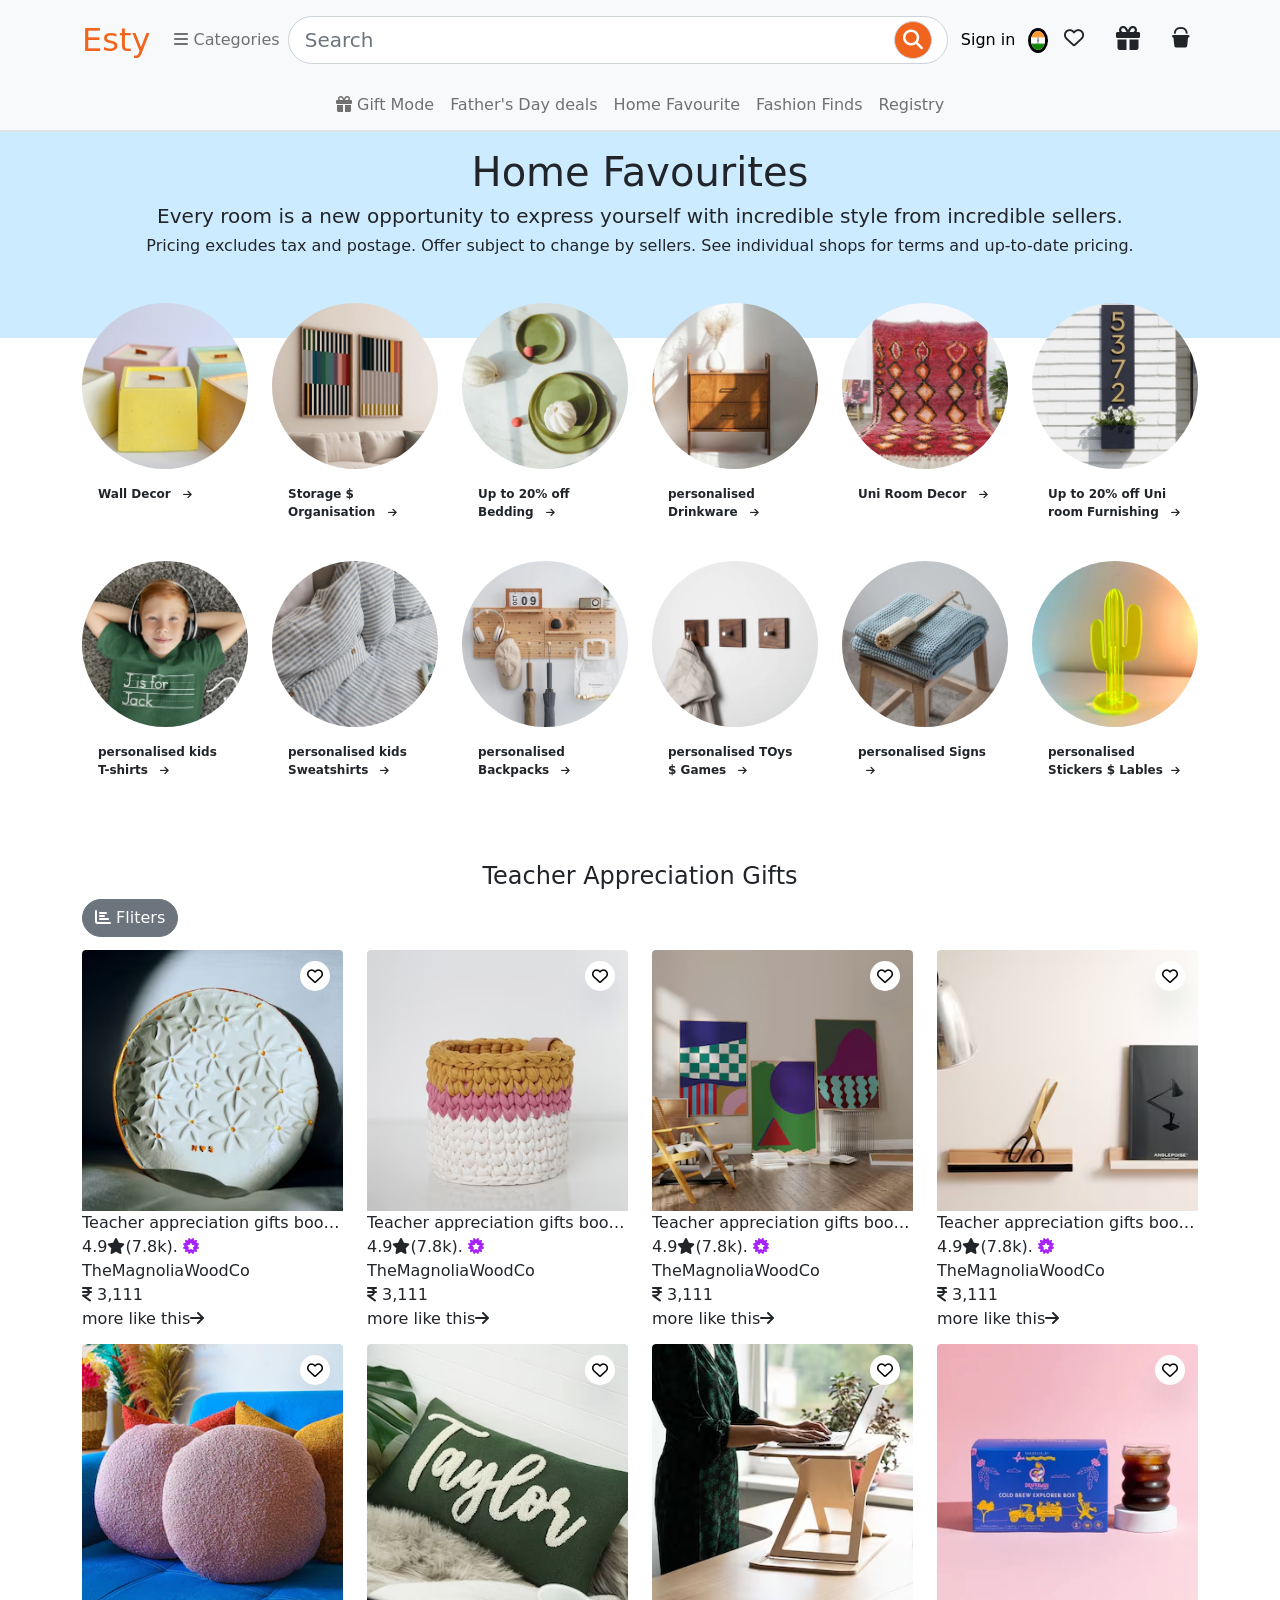
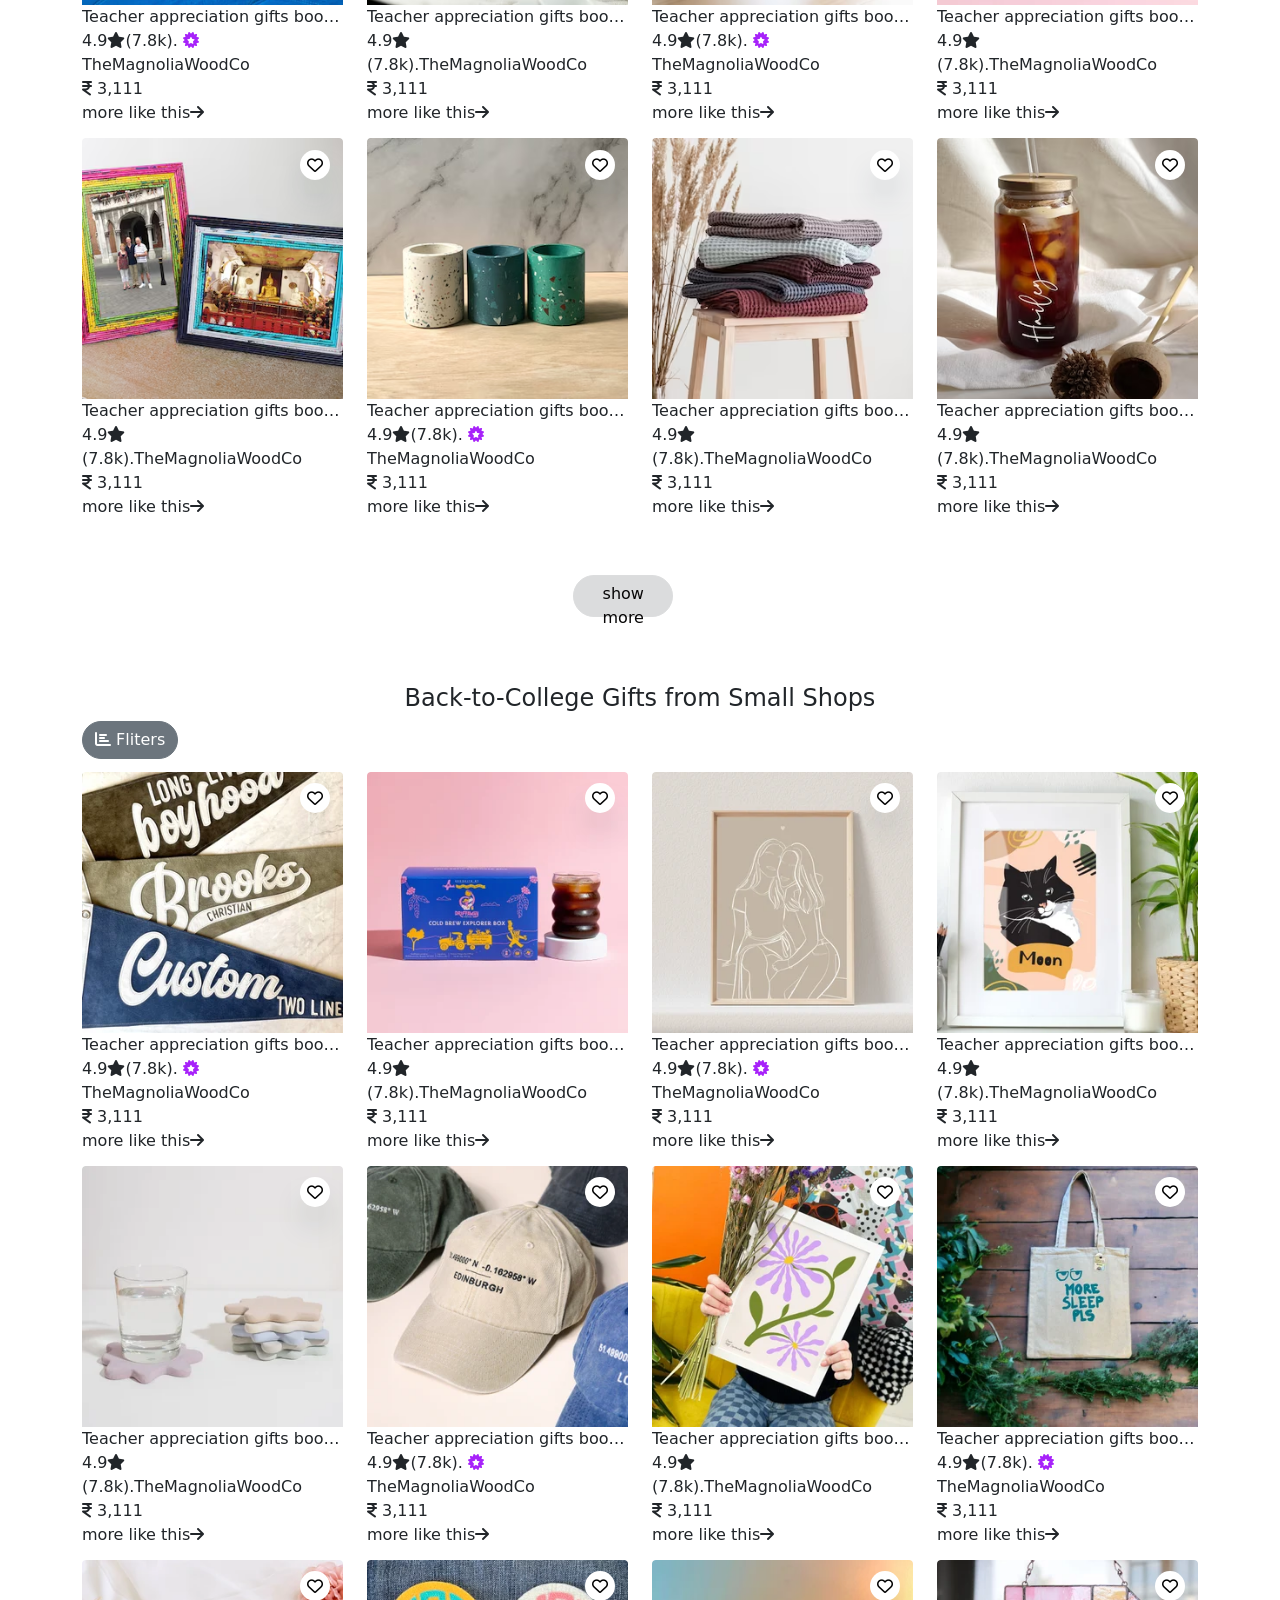
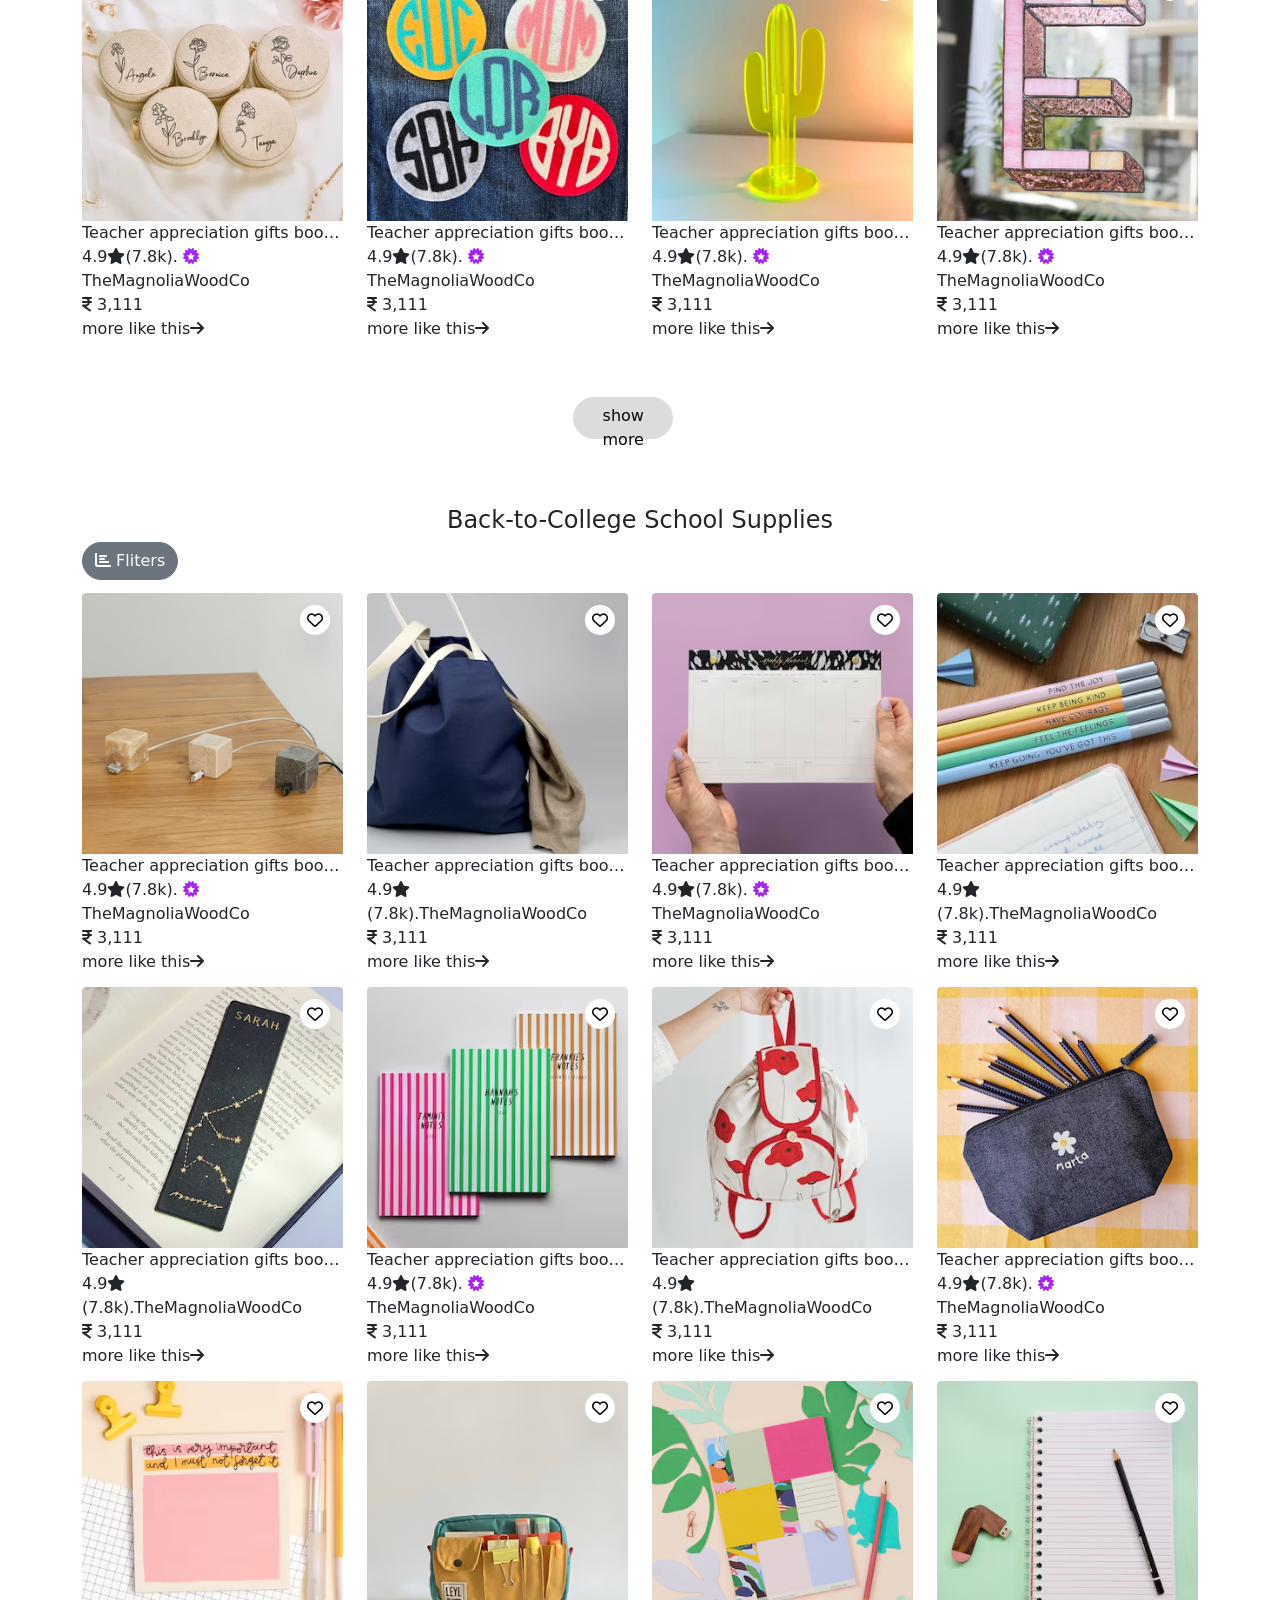
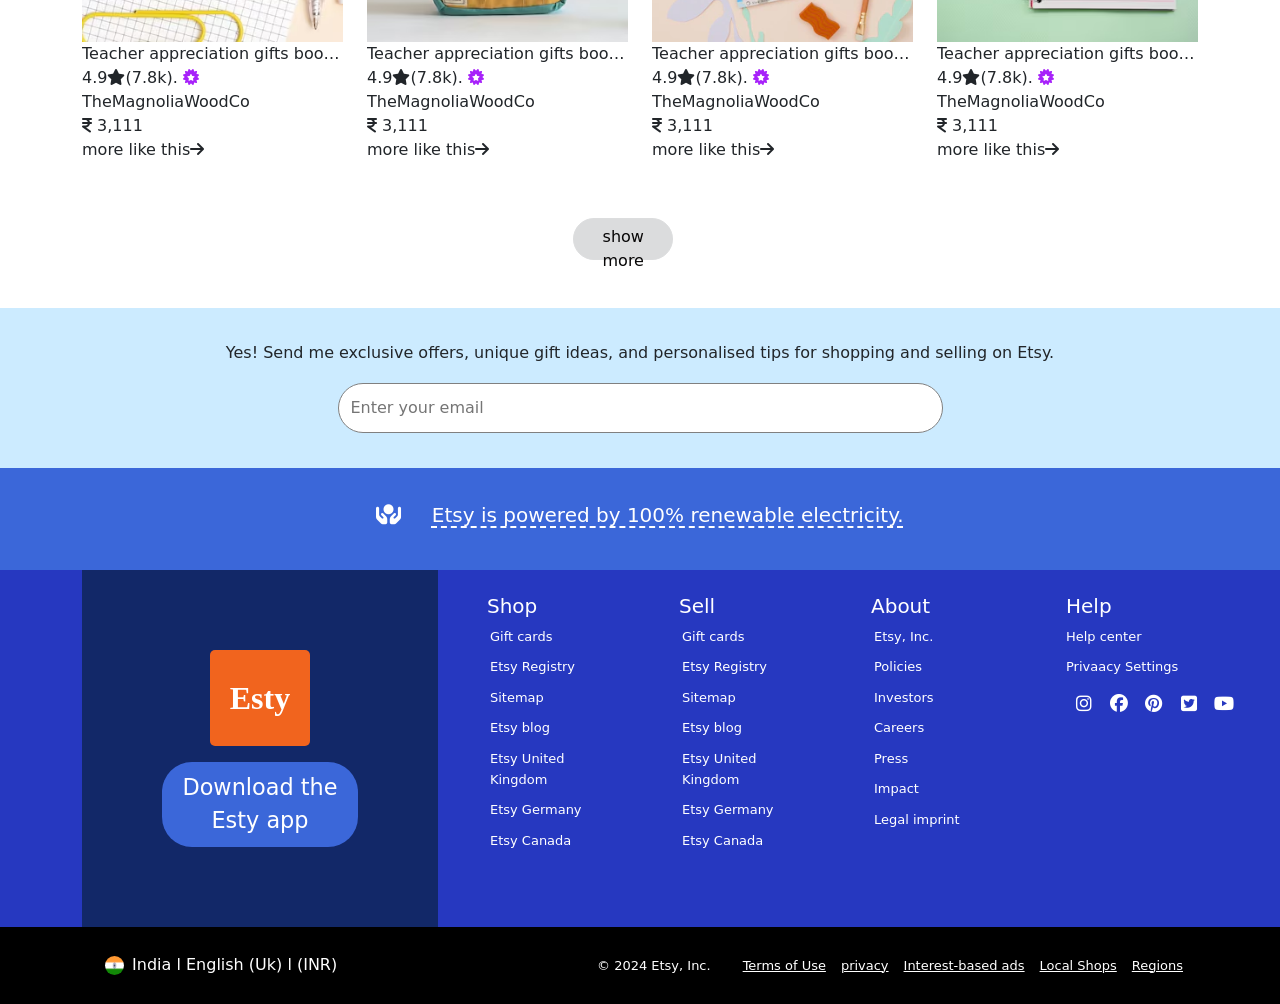
<file: html/Home-Favourites.html>
<!DOCTYPE html>
<html lang="en">

<head>
    <meta charset="UTF-8">
    <meta name="viewport" content="width=device-width, initial-scale=1.0">
    <title>Gift card</title>
    <!-- Bootstrap cdn -->
    <link rel="stylesheet" href="../Assets/bootstrap-5/css/bootstrap.min.css">
    <!-- Fontawesome icons cdn -->
    <link rel="stylesheet" href="https://cdnjs.cloudflare.com/ajax/libs/font-awesome/6.5.2/css/all.min.css"
        integrity="sha512-SnH5WK+bZxgPHs44uWIX+LLJAJ9/2PkPKZ5QiAj6Ta86w+fsb2TkcmfRyVX3pBnMFcV7oQPJkl9QevSCWr3W6A=="
        crossorigin="anonymous" referrerpolicy="no-referrer" />
    <link rel="stylesheet" href="../Assets/owl/OwlCarousel2-2.3.4/dist/assets/owl.carousel.min.css">
    <link rel="stylesheet" href="../Assets/owl/OwlCarousel2-2.3.4/dist/assets/owl.theme.default.min.css">
    <!-- style css -->
    <link rel="stylesheet" href="../css/Home-Favourites.css">
</head>

<body>


    <!-- heder part start -->
    <header>
        <nav class="navbar navbar-expand-lg navbar-light bg-light">
            <div class="container ">
                <a class="navbar-brand fs-2 fw-normal" href="../index.html" style="color: #F1641E;">Esty</a>
                <button class="navbar-toggler" type="button" data-bs-toggle="collapse"
                    data-bs-target="#navbarSupportedContent" aria-controls="navbarSupportedContent"
                    aria-expanded="false" aria-label="Toggle navigation">
                    <span class="navbar-toggler-icon"></span>
                </button>
                <div class="collapse navbar-collapse " id="navbarSupportedContent">
                    <ul class="navbar-nav me-auto mb-2 mb-lg-0">
                        <li class="nav-item dropdown text-nowrap">
                            <a class="nav-link " href="#" id="navbarDropdown" role="button" data-bs-toggle="dropdown"
                                aria-expanded="false">
                                <i class="fa-solid fa-bars"></i> Categories
                                <script
                                    src="https://cdn.jsdelivr.net/npm/bootstrap@5.0.2/dist/js/bootstrap.bundle.min.js"
                                    integrity="sha384-MrcW6ZMFYlzcLA8Nl+NtUVF0sA7MsXsP1UyJoMp4YLEuNSfAP+JcXn/tWtIaxVXM"
                                    crossorigin="anonymous"></script>
                            </a>
                            <ul class="dropdown-menu  " aria-labelledby="navbarDropdown">
                                <li><a class="dropdown-item" href="#">Accessories</a></li>
                                <li><a class="dropdown-item" href="#">Art & collectibles</a></li>
                                <li>
                                </li>
                                <li><a class="dropdown-item" href="#">baby</a></li>
                                <li><a class="dropdown-item" href="#">bags & purses</a></li>
                                <li><a class="dropdown-item" href="#">bath & beauty</a></li>
                                <li><a class="dropdown-item" href="#">books,Films & music</a></li>
                                <li><a class="dropdown-item" href="#">clothing</a></li>
                                <li><a class="dropdown-item" href="#">Craft Supplies & Tools</a></li>
                                <li><a class="dropdown-item" href="#">Electronics & Accessories</a></li>
                                <li><a class="dropdown-item" href="#">Gifts</a></li>
                                <li><a class="dropdown-item" href="#">Home & Living</a></li>
                                <li><a class="dropdown-item" href="#">Jewellery</a></li>
                                <li><a class="dropdown-item" href="#">Paper & Party Supplies</a></li>
                                <li><a class="dropdown-item" href="#">Pet Supplies</a></li>
                                <li><a class="dropdown-item" href="#">Shoes</a></li>
                                <li><a class="dropdown-item" href="#">Toys & Games</a></li>
                                <li><a class="dropdown-item" href="#">Weddings</a></li>


                            </ul>
                        </li>

                    </ul>

                </div>
                <!-- search form -->
                <form class="d-flex nav-search-form w-100">
                    <div class="input-group input-group-lg  py-2 ">
                        <input type="text" class="form-control rounded-pill w-100 position-relative "
                            aria-label="Search" type="search" placeholder="Search"
                            aria-describedby="inputGroup-sizing-lg">
                        <span class="input-group-text rounded-pill position-absolute top-0 end-0 py-2 px-2 me-3"
                            id="inputGroup-sizing-lg" style="background-color: #F1641E; margin-top: 0.8rem;"><i
                                class="fa-solid fa-magnifying-glass text-white"></i></span>
                    </div>
                </form>
                <!-- search form -->
                <div class="nav-icons d-flex align-items-center">
                    <button class="btn btn-light rounded-pill text-nowrap">Sign in</button>
                </div>
                <div class="flag">
                    <div class="d-inline-block" tabindex="0" data-bs-toggle="popover" data-bs-trigger="hover focus"
                        data-bs-placement="bottom" data-bs-content="India">
                        <img src="../imge/icons imges/india-flag-icon.webp" alt="" class="img-fluid ">
                    </div>
                </div>
                <div class="flag px-3">
                    <div class="d-inline-block" tabindex="0" data-bs-toggle="popover" data-bs-trigger="hover focus"
                        data-bs-placement="bottom" data-bs-content="Favourite">
                        <i class="fa-regular fa-heart fs-5"></i>
                    </div>
                </div>
                <div class="flag px-2">
                    <div class="d-inline-block" tabindex="0" data-bs-toggle="popover" data-bs-trigger="hover focus"
                        data-bs-placement="bottom" data-bs-content="Gift mode">
                        <i class="fa-solid fa-gift ms-2 fs-4"></i>
                    </div>
                </div>
                <div class="flag px-2">
                    <div class="d-inline-block" tabindex="0" data-bs-toggle="popover" data-bs-trigger="hover focus"
                        data-bs-placement="bottom" data-bs-content="Basket">
                        <i class="fa-solid fa-bucket ms-3 fs-5"></i>
                    </div>

                </div>
        </nav>
        <!-- As a link -->
        <nav class="navbar navbar-expand-lg navbar-light bg-light border-bottom border-2 last-nvbar">
            <div class="container">
                <div class="m-auto">
                    <ul class="navbar-nav ">
                        <li class="nav-item">
                            <a class="nav-link btn1" aria-current="page" href="./gift-card.html"><i
                                    class="fa-solid fa-gift"></i> Gift
                                Mode</a>
                        </li>
                        <li class="nav-item">
                            <a class="nav-link btn1" aria-current="page" href="./Back-to-school.html">Father's Day
                                deals</a>
                        </li>
                        <li class="nav-item">
                            <a class="nav-link btn1" aria-current="page" href="./Home-Favourites.html">Home Favourite</a>
                        </li>
                        <li class="nav-item">
                            <a class="nav-link btn1" aria-current="page" href="./Fashion-Favourites.html">Fashion Finds</a>
                        </li>
                        <li class="nav-item">
                            <a class="nav-link btn1" aria-current="page" href="./Etsy-Registry.html">Registry</a>
                        </li>

                    </ul>
                </div>
            </div>
        </nav>
    </header>
    <!-- heder part end -->


    <section id="Welldecor-section">
        <div class="container-fluid py-3 position-relative" style="background-color:#CCEBFF">
            <div class="row ">
                <div class="col-12">
                    <div class="text-center">
                        <h1>Home Favourites</h1>
                        <h5>Every room is a new opportunity to express yourself with incredible style from incredible sellers.</h5>
                        <h6>Pricing excludes tax and postage. Offer subject to change by sellers. See individual shops
                            for terms and up-to-date pricing.</h6>
                    </div>
                </div>
            </div>
            <div class="overlay position-absolute"
                style="background-color:#CCEBFF;bottom:-40%;height: 80px;width: 100%;left: 0;"></div>
        </div>
        <div class="container marketing">
            <!-- Three columns of text below the carousel -->
            <div class="row  mt-2">
                <div class="col-lg-2 mt-3 special-img-card shadow-none ">
                    <div class="card border-0 m-auto " style="background: none;">
                        <img src="../imge/product-imge/home-1.webp" alt="" class="rounded-pill m-auto img-fluid">
                        <div class="card-body m-hover-div" style="font-size: 12px;font-weight: 700;display:inline-block;">
                            Wall Decor <i class="fa-solid fa-arrow-right pt-1 ps-2 m-hover" style="font-size: 10px;"></i>
                        </div>
                    </div>
                </div>
                <div class="col-lg-2 mt-3 special-img-card shadow-none ">
                    <div class="card border-0 m-auto " style="background: none;">
                        <img src="../imge/product-imge/home-2.webp" alt="" class="rounded-pill m-auto img-fluid">
                        <div class="card-body m-hover-div" style="font-size: 12px;font-weight: 700;display:inline-block;">
                            Storage $ Organisation <i class="fa-solid fa-arrow-right pt-1 ps-2 m-hover" style="font-size: 10px;"></i>
                        </div>
                    </div>
                </div>
                <div class="col-lg-2 mt-3 special-img-card shadow-none ">
                    <div class="card border-0 m-auto " style="background: none;">
                        <img src="../imge/product-imge/home-3.webp" alt="" class="rounded-pill m-auto img-fluid">
                        <div class="card-body m-hover-div" style="font-size: 12px;font-weight: 700;display:inline-block;">
                            Up to 20% off Bedding <i class="fa-solid fa-arrow-right pt-1 ps-2 m-hover"style="font-size: 10px;"></i>
                        </div>
                    </div>
                </div>
                <div class="col-lg-2 mt-3 special-img-card shadow-none ">
                    <div class="card border-0 m-auto " style="background: none;">
                        <img src="../imge/product-imge/home-4.webp" alt="" class="rounded-pill m-auto img-fluid">
                        <div class="card-body m-hover-div" style="font-size: 12px;font-weight: 700;display:inline-block;">
                            personalised Drinkware <i class="fa-solid fa-arrow-right pt-1 ps-2 m-hover"
                                style="font-size: 10px;"></i>
                        </div>
                    </div>
                </div>
                <div class="col-lg-2 mt-3 special-img-card shadow-none ">
                    <div class="card border-0 m-auto " style="background: none;">
                        <img src="../imge/product-imge/home-5.webp" alt="" class="rounded-pill m-auto img-fluid">
                        <div class="card-body m-hover-div" style="font-size: 12px;font-weight: 700;display:inline-block;">
                            Uni Room Decor <i class="fa-solid fa-arrow-right pt-1 ps-2 m-hover" style="font-size: 10px;"></i>
                        </div>
                    </div>
                </div>
                <div class="col-lg-2 mt-3 special-img-card shadow-none ">
                    <div class="card border-0 m-auto " style="background: none;">
                        <img src="../imge/product-imge/home-6.webp" alt="" class="rounded-pill m-auto img-fluid">
                        <div class="card-body m-hover-div" style="font-size: 12px;font-weight: 700;display:inline-block;">
                            Up to 20% off Uni room Furnishing <i class="fa-solid fa-arrow-right pt-1 ps-2 m-hover"
                                style="font-size: 10px;"></i>
                        </div>
                    </div>
                </div>
            </div>
        </div>
        <div class="container marketing">
            <div class="row  mt-2">
                <div class="col-lg-2 mt-3 special-img-card shadow-none ">
                    <div class="card border-0 m-auto " style="background: none;">
                        <img src="../imge/product-imge/by-7.webp" alt="" class="rounded-pill m-auto img-fluid">
                        <div class="card-body m-hover-div" style="font-size: 12px;font-weight: 700;display:inline-block;">
                            personalised kids T-shirts <i class="fa-solid fa-arrow-right pt-1 ps-2 m-hover"
                                style="font-size: 10px;"></i>
                        </div>
                    </div>
                </div>
                <div class="col-lg-2 mt-3 special-img-card shadow-none ">
                    <div class="card border-0 m-auto " style="background: none;">
                        <img src="../imge/product-imge/home-8.webp" alt="" class="rounded-pill m-auto img-fluid">
                        <div class="card-body m-hover-div" style="font-size: 12px;font-weight: 700;display:inline-block;">
                            personalised kids Sweatshirts <i class="fa-solid fa-arrow-right pt-1 ps-2 m-hover"
                                style="font-size: 10px;"></i>
                        </div>
                    </div>
                </div>
                <div class="col-lg-2 mt-3 special-img-card shadow-none ">
                    <div class="card border-0 m-auto " style="background: none;">
                        <img src="../imge/product-imge/home-9.webp" alt="" class="rounded-pill m-auto img-fluid">
                        <div class="card-body m-hover-div" style="font-size: 12px;font-weight: 700;display:inline-block;">
                            personalised Backpacks <i class="fa-solid fa-arrow-right pt-1 ps-2 m-hover"
                                style="font-size: 10px;"></i>
                        </div>
                    </div>
                </div>
                <div class="col-lg-2 mt-3 special-img-card shadow-none ">
                    <div class="card border-0 m-auto " style="background: none;">
                        <img src="../imge/product-imge/home-10.webp" alt="" class="rounded-pill m-auto img-fluid">
                        <div class="card-body m-hover-div" style="font-size: 12px;font-weight: 700;display:inline-block;">
                            personalised TOys $ Games <i class="fa-solid fa-arrow-right pt-1 ps-2 m-hover"
                                style="font-size: 10px;"></i>
                        </div>
                    </div>
                </div>
                <div class="col-lg-2 mt-3 special-img-card shadow-none ">
                    <div class="card border-0 m-auto " style="background: none;">
                        <img src="../imge/product-imge/home-11.webp" alt="" class="rounded-pill m-auto img-fluid">
                        <div class="card-body m-hover-div" style="font-size: 12px;font-weight: 700;display:inline-block;">
                            personalised Signs <i class="fa-solid fa-arrow-right pt-1 ps-2 m-hover"
                                style="font-size: 10px;"></i>
                        </div>
                    </div>
                </div>
                <div class="col-lg-2 mt-3 special-img-card shadow-none ">
                    <div class="card border-0 m-auto " style="background: none;">
                        <img src="../imge/product-imge/home-12.webp" alt="" class="rounded-pill m-auto img-fluid">
                        <div class="card-body m-hover-div" style="font-size: 12px;font-weight: 700;display:inline-block;">
                            personalised Stickers $ Lables<i class="fa-solid fa-arrow-right pt-1 ps-2 m-hover"
                                style="font-size: 10px;"></i>
                        </div>
                    </div>
                </div>
            </div>
        </div>
        </div>
    </section>



    <section id="searching-section">
        <div class="container">
            <div class="row">
                <div class="col">
                    <h4 style="text-align: center; padding-top:6% ;">Teacher Appreciation Gifts</h4>
                    <a class="btn btn-secondary rounded-pill" data-bs-toggle="offcanvas" href="#offcanvasExample"
                        role="button" aria-controls="offcanvasExample">
                        <i class="fa-solid fa-chart-bar"></i> Fliters
                    </a>
                </div>

            </div>
        </div>
    </section>
    <div class="offcanvas offcanvas-start" tabindex="-1" id="offcanvasExample" aria-labelledby="offcanvasExampleLabel">
        <div class="offcanvas-header">
            <h5 class="offcanvas-title" id="offcanvasExampleLabel"></h5>
            <button type="button" class="btn-close text-reset" data-bs-dismiss="offcanvas" aria-label="Close"></button>
        </div>
        <div class="offcanvas-body">
            <div>
                <form>
                    <fieldset class="aska">
                        <legend class="font">
                            <h6>Special offers</h6>
                        </legend>
                        <div class="form-control border-0">
                            <input type="checkbox">
                            <label for="">Free delivery</label>
                        </div>
                        <div class="form-control border-0">
                            <input type="checkbox">
                            <label for="">On sale</label>
                        </div>
                        <legend class="font">
                            <h6>Item type</h6>
                        </legend>
                        <div class="form-control border-0">
                            <input type="radio">
                            <label for="">All items</label>
                        </div>
                        <div class="form-control border-0">
                            <input type="radio">
                            <label for="">Vintage</label>
                        </div>
                        <legend class="font">
                            <h6>Price ($)</h6>
                        </legend>
                        <div class="form-control border-0">
                            <input type="radio">
                            <label for="">Any price</label>
                        </div>
                        <div class="form-control border-0">
                            <input type="radio">
                            <label for="">Under US$ 25</label>
                        </div>
                        <div class="form-control border-0">
                            <input type="radio">
                            <label for="">US$ 25 to US$ 50</label>
                        </div>
                        <div class="form-control border-0">
                            <input type="radio">
                            <label for="">US$ 50 TO US$ 100</label>
                        </div>
                        <div class="form-control border-0">
                            <input type="radio">
                            <label for="">Over US$ 100</label>
                        </div>
                        <div class="form-control border-0">
                            <input type="radio">
                            <label for="">Custom</label>
                            <div class="border-0 gap-2 px-3 py-3"
                                style="display: flex;flex-direction: row;align-items: center;">
                                <div class="">
                                    <input type="text" placeholder="Low" class="form-control">
                                </div>
                                <div class="">
                                    <label for="">to</label>
                                </div>
                                <div class="">
                                    <input type="text" placeholder="High" class="form-control">
                                </div>
                            </div>
                        </div>
                        <legend class="font">
                            <h6>Ordering options</h6>
                        </legend>
                        <div class="form-control border-0">
                            <input type="checkbox">
                            <label for="">Accepts Etsy gift cards</label>
                        </div>
                        <div class="form-control border-0">
                            <input type="checkbox">
                            <label for="">Can be gift-wrapped</label>
                        </div>
                    </fieldset>
                </form>
            </div>

        </div>
    </div>


    <section id="Highlights-section">
        <div class="container">
            <div class="row">
                <div class="col-lg-3 col-md-12 col-12 mt-lg-0 mt-5">
                    <div class="card border-0" style="margin-top: 5%;">
                        <img src="../imge/product-imge/mo-1.avif" class="card-img-top" alt="...">
                        <i class="fa-regular fa-heart"></i>
                        <i class="fa-solid fa-camera mt-1"></i>
                        <i class="fa-solid fa-ellipsis mt-1"></i>
                        <div class="card-body p-0 border-0" style="overflow: hidden;">
                            <p style="text-overflow: ellipsis; text-wrap: nowrap;overflow: hidden;">Teacher appreciation
                                gifts bookmark wire bookmark apple teacher name custom bookmark gift, unique metal
                                bookmark wire personalised bookmarkEtsy’s Pick
                                Teacher appreciation gifts bookmark wire book</p>
                            <p>4.9<i class="fa-solid fa-star"></i><span class="">(7.8k). <i
                                        class="fa-solid fa-certificate" style="color: #a722fa;position: relative;"><i
                                            class="fa-solid fa-star"
                                            style="color: white;position: absolute;top: 50%;left: 50%;font-size: 7px;transform: translate(-50%,-50%);"></i></i>
                                    TheMagnoliaWoodCo</span></p>
                            <p class="mb-0"> <i class="fa-solid fa-indian-rupee-sign"></i> 3,111</p>
                            <p>more like this<i class="fa-solid fa-arrow-right"></i></p>
                        </div>
                    </div>
                </div>
                <div class="col-lg-3 col-md-12 col-12 mt-lg-0 mt-5">
                    <div class="card border-0" style="margin-top: 5%;">
                        <img src="../imge/product-imge/mo-2.avif" class="card-img-top" alt="...">
                        <i class="fa-regular fa-heart"></i>
                        <i class="fa-solid fa-camera mt-1"></i>
                        <i class="fa-solid fa-ellipsis mt-1"></i>
                        <div class="card-body p-0 border-0" style="overflow: hidden;">
                            <p style="text-overflow: ellipsis; text-wrap: nowrap;overflow: hidden;">Teacher appreciation
                                gifts bookmark wire bookmark apple teacher name custom bookmark gift, unique metal
                                bookmark wire personalised bookmarkEtsy’s Pick
                                Teacher appreciation gifts bookmark wire book</p>
                            <p>4.9<i class="fa-solid fa-star"></i><span class="">(7.8k). <i
                                        class="fa-solid fa-certificate" style="color: #a722fa;position: relative;"><i
                                            class="fa-solid fa-star"
                                            style="color: white;position: absolute;top: 50%;left: 50%;font-size: 7px;transform: translate(-50%,-50%);"></i></i>
                                    TheMagnoliaWoodCo</span></p>
                            <p><i class="fa-solid fa-indian-rupee-sign"></i> 3,111</p>
                            <p>more like this<i class="fa-solid fa-arrow-right"></i></p>
                        </div>
                    </div>
                </div>
                <div class="col-lg-3 col-md-12 col-12 mt-lg-0 mt-5">
                    <div class="card border-0" style="margin-top: 5%;">
                        <img src="../imge/product-imge/mo-3.avif" class="card-img-top" alt="...">
                        <i class="fa-regular fa-heart"></i>
                        <i class="fa-solid fa-camera mt-1"></i>
                        <i class="fa-solid fa-ellipsis mt-1"></i>
                        <div class="card-body p-0 border-0" style="overflow: hidden;">
                            <p style="text-overflow: ellipsis; text-wrap: nowrap;overflow: hidden;">Teacher appreciation
                                gifts bookmark wire bookmark apple teacher name custom bookmark gift, unique metal
                                bookmark wire personalised bookmarkEtsy’s Pick
                                Teacher appreciation gifts bookmark wire book</p>
                            <p>4.9<i class="fa-solid fa-star"></i><span class="">(7.8k). <i
                                        class="fa-solid fa-certificate" style="color: #a722fa;position: relative;"><i
                                            class="fa-solid fa-star"
                                            style="color: white;position: absolute;top: 50%;left: 50%;font-size: 7px;transform: translate(-50%,-50%);"></i></i>
                                    TheMagnoliaWoodCo</span></p>
                            <p><i class="fa-solid fa-indian-rupee-sign"></i> 3,111</p>
                            <p>more like this<i class="fa-solid fa-arrow-right"></i></p>
                        </div>
                    </div>
                </div>
                <div class="col-lg-3 col-md-12 col-12 mt-lg-0 mt-5">
                    <div class="card border-0" style="margin-top: 5%;">
                        <img src="../imge/product-imge/mo-4.avif" class="card-img-top" alt="...">
                        <i class="fa-regular fa-heart"></i>
                        <i class="fa-solid fa-camera mt-1"></i>
                        <i class="fa-solid fa-ellipsis mt-1"></i>
                        <div class="card-body p-0 border-0" style="overflow: hidden;">
                            <p style="text-overflow: ellipsis; text-wrap: nowrap;overflow: hidden;">Teacher appreciation
                                gifts bookmark wire bookmark apple teacher name custom bookmark gift, unique metal
                                bookmark wire personalised bookmarkEtsy’s Pick
                                Teacher appreciation gifts bookmark wire book</p>
                            <p>4.9<i class="fa-solid fa-star"></i><span class="">(7.8k). <i
                                        class="fa-solid fa-certificate" style="color: #a722fa;position: relative;"><i
                                            class="fa-solid fa-star"
                                            style="color: white;position: absolute;top: 50%;left: 50%;font-size: 7px;transform: translate(-50%,-50%);"></i></i>
                                    TheMagnoliaWoodCo</span></p>
                            <p><i class="fa-solid fa-indian-rupee-sign"></i> 3,111</p>
                            <p>more like this<i class="fa-solid fa-arrow-right"></i></p>
                        </div>
                    </div>
                </div>
                <div class="col-lg-3 col-md-12 col-12 mt-lg-0 mt-5">
                    <div class="card border-0" style="margin-top: 5%;">
                        <img src="../imge/product-imge/mo-5.webp" class="card-img-top" alt="...">
                        <i class="fa-regular fa-heart"></i>
                        <i class="fa-solid fa-camera mt-1"></i>
                        <i class="fa-solid fa-ellipsis mt-1"></i>
                        <div class="card-body p-0 border-0" style="overflow: hidden;">
                            <p style="text-overflow: ellipsis; text-wrap: nowrap;overflow: hidden;">Teacher appreciation
                                gifts bookmark wire bookmark apple teacher name custom bookmark gift, unique metal
                                bookmark wire personalised bookmarkEtsy’s Pick
                                Teacher appreciation gifts bookmark wire book</p>
                            <p>4.9<i class="fa-solid fa-star"></i><span class="">(7.8k). <i
                                        class="fa-solid fa-certificate" style="color: #a722fa;position: relative;"><i
                                            class="fa-solid fa-star"
                                            style="color: white;position: absolute;top: 50%;left: 50%;font-size: 7px;transform: translate(-50%,-50%);"></i></i>
                                    TheMagnoliaWoodCo</span></p>
                            <p><i class="fa-solid fa-indian-rupee-sign"></i> 3,111</p>
                            <p>more like this<i class="fa-solid fa-arrow-right"></i></p>
                        </div>
                    </div>
                </div>
                <div class="col-lg-3 col-md-12 col-12 mt-lg-0 mt-5">
                    <div class="card border-0" style="margin-top: 5%;">
                        <img src="../imge/product-imge/mo-6.avif" class="card-img-top" alt="...">
                        <i class="fa-regular fa-heart"></i>
                        <i class="fa-solid fa-camera mt-1"></i>
                        <i class="fa-solid fa-ellipsis mt-1"></i>
                        <div class="card-body p-0 border-0" style="overflow: hidden;">
                            <p style="text-overflow: ellipsis; text-wrap: nowrap;overflow: hidden;">Teacher appreciation
                                gifts bookmark wire bookmark apple teacher name custom bookmark gift, unique metal
                                bookmark wire personalised bookmarkEtsy’s Pick
                                Teacher appreciation gifts bookmark wire book</p>
                            <p>4.9<i class="fa-solid fa-star"></i>(7.8k).TheMagnoliaWoodCo</p>
                            <p><i class="fa-solid fa-indian-rupee-sign"></i> 3,111</p>
                            <p>more like this<i class="fa-solid fa-arrow-right"></i></p>
                        </div>
                    </div>
                </div>
                <div class="col-lg-3 col-md-12 col-12 mt-lg-0 mt-5">
                    <div class="card border-0" style="margin-top: 5%;">
                        <img src="../imge/product-imge/mo-7.avif" class="card-img-top" alt="...">
                        <i class="fa-regular fa-heart"></i>
                        <i class="fa-solid fa-camera mt-1"></i>
                        <i class="fa-solid fa-ellipsis mt-1"></i>
                        <div class="card-body p-0 border-0" style="overflow: hidden;">
                            <p style="text-overflow: ellipsis; text-wrap: nowrap;overflow: hidden;">Teacher appreciation
                                gifts bookmark wire bookmark apple teacher name custom bookmark gift, unique metal
                                bookmark wire personalised bookmarkEtsy’s Pick
                                Teacher appreciation gifts bookmark wire book</p>
                            <p>4.9<i class="fa-solid fa-star"></i><span class="">(7.8k). <i
                                        class="fa-solid fa-certificate" style="color: #a722fa;position: relative;"><i
                                            class="fa-solid fa-star"
                                            style="color: white;position: absolute;top: 50%;left: 50%;font-size: 7px;transform: translate(-50%,-50%);"></i></i>
                                    TheMagnoliaWoodCo</span></p>
                            <p><i class="fa-solid fa-indian-rupee-sign"></i> 3,111</p>
                            <p>more like this<i class="fa-solid fa-arrow-right"></i></p>
                        </div>
                    </div>
                </div>
                <div class="col-lg-3 col-md-12 col-12 mt-lg-0 mt-5">
                    <div class="card border-0" style="margin-top: 5%;">
                        <img src="../imge/product-imge/mo-8.webp" class="card-img-top" alt="...">
                        <i class="fa-regular fa-heart"></i>
                        <i class="fa-solid fa-camera mt-1"></i>
                        <i class="fa-solid fa-ellipsis mt-1"></i>
                        <div class="card-body p-0 border-0" style="overflow: hidden;">
                            <p style="text-overflow: ellipsis; text-wrap: nowrap;overflow: hidden;">Teacher appreciation
                                gifts bookmark wire bookmark apple teacher name custom bookmark gift, unique metal
                                bookmark wire personalised bookmarkEtsy’s Pick
                                Teacher appreciation gifts bookmark wire book</p>
                            <p>4.9<i class="fa-solid fa-star"></i>(7.8k).TheMagnoliaWoodCo</p>
                            <p><i class="fa-solid fa-indian-rupee-sign"></i> 3,111</p>
                            <p>more like this<i class="fa-solid fa-arrow-right"></i></p>
                        </div>
                    </div>
                </div>
                <div class="col-lg-3 col-md-12 col-12 mt-lg-0 mt-5">
                    <div class="card border-0" style="margin-top: 5%;">
                        <img src="../imge/product-imge/mo-9.avif" class="card-img-top" alt="...">
                        <i class="fa-regular fa-heart"></i>
                        <i class="fa-solid fa-camera mt-1"></i>
                        <i class="fa-solid fa-ellipsis mt-1"></i>
                        <div class="card-body p-0 border-0" style="overflow: hidden;">
                            <p style="text-overflow: ellipsis; text-wrap: nowrap;overflow: hidden;">Teacher appreciation
                                gifts bookmark wire bookmark apple teacher name custom bookmark gift, unique metal
                                bookmark wire personalised bookmarkEtsy’s Pick
                                Teacher appreciation gifts bookmark wire book</p>
                            <p>4.9<i class="fa-solid fa-star"></i>(7.8k).TheMagnoliaWoodCo</p>
                            <p><i class="fa-solid fa-indian-rupee-sign"></i> 3,111</p>
                            <p>more like this<i class="fa-solid fa-arrow-right"></i></p>
                        </div>
                    </div>
                </div>
                <div class="col-lg-3 col-md-12 col-12 mt-lg-0 mt-5">
                    <div class="card border-0" style="margin-top: 5%;">
                        <img src="../imge/product-imge/mo-10.avif" class="card-img-top" alt="...">
                        <i class="fa-regular fa-heart"></i>
                        <i class="fa-solid fa-camera mt-1"></i>
                        <i class="fa-solid fa-ellipsis mt-1"></i>
                        <div class="card-body p-0 border-0" style="overflow: hidden;">
                            <p style="text-overflow: ellipsis; text-wrap: nowrap;overflow: hidden;">Teacher appreciation
                                gifts bookmark wire bookmark apple teacher name custom bookmark gift, unique metal
                                bookmark wire personalised bookmarkEtsy’s Pick
                                Teacher appreciation gifts bookmark wire book</p>
                            <p>4.9<i class="fa-solid fa-star"></i><span class="">(7.8k). <i
                                        class="fa-solid fa-certificate" style="color: #a722fa;position: relative;"><i
                                            class="fa-solid fa-star"
                                            style="color: white;position: absolute;top: 50%;left: 50%;font-size: 7px;transform: translate(-50%,-50%);"></i></i>
                                    TheMagnoliaWoodCo</span></p>
                            <p><i class="fa-solid fa-indian-rupee-sign"></i> 3,111</p>
                            <p>more like this<i class="fa-solid fa-arrow-right"></i></p>
                        </div>
                    </div>
                </div>
                <div class="col-lg-3 col-md-12 col-12 mt-lg-0 mt-5">
                    <div class="card border-0" style="margin-top: 5%;">
                        <img src="../imge/product-imge/mo-11.avif" class="card-img-top" alt="...">
                        <i class="fa-regular fa-heart"></i>
                        <i class="fa-solid fa-camera mt-1"></i>
                        <i class="fa-solid fa-ellipsis mt-1"></i>
                        <div class="card-body p-0 border-0" style="overflow: hidden;">
                            <p style="text-overflow: ellipsis; text-wrap: nowrap;overflow: hidden;">Teacher appreciation
                                gifts bookmark wire bookmark apple teacher name custom bookmark gift, unique metal
                                bookmark wire personalised bookmarkEtsy’s Pick
                                Teacher appreciation gifts bookmark wire book</p>
                            <p>4.9<i class="fa-solid fa-star"></i>(7.8k).TheMagnoliaWoodCo</p>
                            <p><i class="fa-solid fa-indian-rupee-sign"></i> 3,111</p>
                            <p>more like this<i class="fa-solid fa-arrow-right"></i></p>
                        </div>
                    </div>
                </div>
                <div class="col-lg-3 col-md-12 col-12 mt-lg-0 mt-5">
                    <div class="card border-0" style="margin-top: 5%;">
                        <img src="../imge/product-imge/mo-12.avif" class="card-img-top" alt="...">
                        <i class="fa-regular fa-heart"></i>
                        <i class="fa-solid fa-camera mt-1"></i>
                        <i class="fa-solid fa-ellipsis mt-1"></i>
                        <div class="card-body p-0 border-0" style="overflow: hidden;">
                            <p style="text-overflow: ellipsis; text-wrap: nowrap;overflow: hidden;">Teacher appreciation
                                gifts bookmark wire bookmark apple teacher name custom bookmark gift, unique metal
                                bookmark wire personalised bookmarkEtsy’s Pick
                                Teacher appreciation gifts bookmark wire book</p>
                            <p>4.9<i class="fa-solid fa-star"></i>(7.8k).TheMagnoliaWoodCo</p>
                            <p><i class="fa-solid fa-indian-rupee-sign"></i> 3,111</p>
                            <p>more like this<i class="fa-solid fa-arrow-right"></i></p>
                        </div>
                    </div>
                </div>
            </div>
            <a class="btn btn-primary" href="#" role="button">show more</a>
        </div>
    </section>


    <section id="College-section">
        <div class="container">
            <div class="row">
                <div class="col">
                    <h4 style="text-align: center; padding-top:6% ;">Back-to-College Gifts from Small Shops</h4>
                    <a class="btn btn-secondary rounded-pill" data-bs-toggle="offcanvas" href="#offcanvasExample"
                        role="button" aria-controls="offcanvasExample">
                        <i class="fa-solid fa-chart-bar"></i> Fliters
                    </a>
                </div>

            </div>
        </div>
    </section>

    <section id="Shops-section">
        <div class="container">
            <div class="row">
                <div class="col-lg-3 col-md-12 col-12 mt-lg-0 mt-5">
                    <div class="card border-0" style="margin-top: 5%;">
                        <img src="../imge/product-imge/pt-1.webp" class="card-img-top" alt="...">
                        <i class="fa-regular fa-heart"></i>
                        <i class="fa-solid fa-camera mt-1"></i>
                        <i class="fa-solid fa-ellipsis mt-1"></i>
                        <div class="card-body p-0 border-0" style="overflow: hidden;">
                            <p style="text-overflow: ellipsis; text-wrap: nowrap;overflow: hidden;">Teacher appreciation
                                gifts bookmark wire bookmark apple teacher name custom bookmark gift, unique metal
                                bookmark wire personalised bookmarkEtsy’s Pick
                                Teacher appreciation gifts bookmark wire book</p>
                            <p>4.9<i class="fa-solid fa-star"></i><span class="">(7.8k). <i
                                        class="fa-solid fa-certificate" style="color: #a722fa;position: relative;"><i
                                            class="fa-solid fa-star"
                                            style="color: white;position: absolute;top: 50%;left: 50%;font-size: 7px;transform: translate(-50%,-50%);"></i></i>
                                    TheMagnoliaWoodCo</span></p>
                            <p class="mb-0"> <i class="fa-solid fa-indian-rupee-sign"></i> 3,111</p>
                            <p>more like this<i class="fa-solid fa-arrow-right"></i></p>
                        </div>
                    </div>
                </div>
                <div class="col-lg-3 col-md-12 col-12 mt-lg-0 mt-5">
                    <div class="card border-0" style="margin-top: 5%;">
                        <img src="../imge/product-imge/pt-2.webp" class="card-img-top" alt="...">
                        <i class="fa-regular fa-heart"></i>
                        <i class="fa-solid fa-camera mt-1"></i>
                        <i class="fa-solid fa-ellipsis mt-1"></i>
                        <div class="card-body p-0 border-0" style="overflow: hidden;">
                            <p style="text-overflow: ellipsis; text-wrap: nowrap;overflow: hidden;">Teacher appreciation
                                gifts bookmark wire bookmark apple teacher name custom bookmark gift, unique metal
                                bookmark wire personalised bookmarkEtsy’s Pick
                                Teacher appreciation gifts bookmark wire book</p>
                            <p>4.9<i class="fa-solid fa-star"></i>(7.8k).TheMagnoliaWoodCo</p>
                            <p class="mb-0"> <i class="fa-solid fa-indian-rupee-sign"></i> 3,111</p>
                            <p>more like this<i class="fa-solid fa-arrow-right"></i></p>
                        </div>
                    </div>
                </div>
                <div class="col-lg-3 col-md-12 col-12 mt-lg-0 mt-5">
                    <div class="card border-0" style="margin-top: 5%;">
                        <img src="../imge/product-imge/pt-3.webp" class="card-img-top" alt="...">
                        <i class="fa-regular fa-heart"></i>
                        <i class="fa-solid fa-camera mt-1"></i>
                        <i class="fa-solid fa-ellipsis mt-1"></i>
                        <div class="card-body p-0 border-0" style="overflow: hidden;">
                            <p style="text-overflow: ellipsis; text-wrap: nowrap;overflow: hidden;">Teacher appreciation
                                gifts bookmark wire bookmark apple teacher name custom bookmark gift, unique metal
                                bookmark wire personalised bookmarkEtsy’s Pick
                                Teacher appreciation gifts bookmark wire book</p>
                            <p>4.9<i class="fa-solid fa-star"></i><span class="">(7.8k). <i
                                        class="fa-solid fa-certificate" style="color: #a722fa;position: relative;"><i
                                            class="fa-solid fa-star"
                                            style="color: white;position: absolute;top: 50%;left: 50%;font-size: 7px;transform: translate(-50%,-50%);"></i></i>
                                    TheMagnoliaWoodCo</span></p>
                            <p class="mb-0"> <i class="fa-solid fa-indian-rupee-sign"></i> 3,111</p>
                            <p>more like this<i class="fa-solid fa-arrow-right"></i></p>
                        </div>
                    </div>
                </div>
                <div class="col-lg-3 col-md-12 col-12 mt-lg-0 mt-5">
                    <div class="card border-0" style="margin-top: 5%;">
                        <img src="../imge/product-imge/pt-4.webp" class="card-img-top" alt="...">
                        <i class="fa-regular fa-heart"></i>
                        <i class="fa-solid fa-camera mt-1"></i>
                        <i class="fa-solid fa-ellipsis mt-1"></i>
                        <div class="card-body p-0 border-0" style="overflow: hidden;">
                            <p style="text-overflow: ellipsis; text-wrap: nowrap;overflow: hidden;">Teacher appreciation
                                gifts bookmark wire bookmark apple teacher name custom bookmark gift, unique metal
                                bookmark wire personalised bookmarkEtsy’s Pick
                                Teacher appreciation gifts bookmark wire book</p>
                            <p>4.9<i class="fa-solid fa-star"></i>(7.8k).TheMagnoliaWoodCo</p>
                            <p class="mb-0"> <i class="fa-solid fa-indian-rupee-sign"></i> 3,111</p>
                            <p>more like this<i class="fa-solid fa-arrow-right"></i></p>
                        </div>
                    </div>
                </div>
                <div class="col-lg-3 col-md-12 col-12 mt-lg-0 mt-5">
                    <div class="card border-0" style="margin-top: 5%;">
                        <img src="../imge/product-imge/pt-5.webp" class="card-img-top" alt="...">
                        <i class="fa-regular fa-heart"></i>
                        <i class="fa-solid fa-camera mt-1"></i>
                        <i class="fa-solid fa-ellipsis mt-1"></i>
                        <div class="card-body p-0 border-0" style="overflow: hidden;">
                            <p style="text-overflow: ellipsis; text-wrap: nowrap;overflow: hidden;">Teacher appreciation
                                gifts bookmark wire bookmark apple teacher name custom bookmark gift, unique metal
                                bookmark wire personalised bookmarkEtsy’s Pick
                                Teacher appreciation gifts bookmark wire book</p>
                            <p>4.9<i class="fa-solid fa-star"></i>(7.8k).TheMagnoliaWoodCo</p>
                            <p class="mb-0"> <i class="fa-solid fa-indian-rupee-sign"></i> 3,111</p>
                            <p>more like this<i class="fa-solid fa-arrow-right"></i></p>
                        </div>
                    </div>
                </div>
                <div class="col-lg-3 col-md-12 col-12 mt-lg-0 mt-5">
                    <div class="card border-0" style="margin-top: 5%;">
                        <img src="../imge/product-imge/pt-6.webp" class="card-img-top" alt="...">
                        <i class="fa-regular fa-heart"></i>
                        <i class="fa-solid fa-camera mt-1"></i>
                        <i class="fa-solid fa-ellipsis mt-1"></i>
                        <div class="card-body p-0 border-0" style="overflow: hidden;">
                            <p style="text-overflow: ellipsis; text-wrap: nowrap;overflow: hidden;">Teacher appreciation
                                gifts bookmark wire bookmark apple teacher name custom bookmark gift, unique metal
                                bookmark wire personalised bookmarkEtsy’s Pick
                                Teacher appreciation gifts bookmark wire book</p>
                            <p>4.9<i class="fa-solid fa-star"></i><span class="">(7.8k). <i
                                        class="fa-solid fa-certificate" style="color: #a722fa;position: relative;"><i
                                            class="fa-solid fa-star"
                                            style="color: white;position: absolute;top: 50%;left: 50%;font-size: 7px;transform: translate(-50%,-50%);"></i></i>
                                    TheMagnoliaWoodCo</span></p>
                            <p class="mb-0"> <i class="fa-solid fa-indian-rupee-sign"></i> 3,111</p>
                            <p>more like this<i class="fa-solid fa-arrow-right"></i></p>
                        </div>
                    </div>
                </div>
                <div class="col-lg-3 col-md-12 col-12 mt-lg-0 mt-5">
                    <div class="card border-0" style="margin-top: 5%;">
                        <img src="../imge/product-imge/pt-7.webp" class="card-img-top" alt="...">
                        <i class="fa-regular fa-heart"></i>
                        <i class="fa-solid fa-camera mt-1"></i>
                        <i class="fa-solid fa-ellipsis mt-1"></i>
                        <div class="card-body p-0 border-0" style="overflow: hidden;">
                            <p style="text-overflow: ellipsis; text-wrap: nowrap;overflow: hidden;">Teacher appreciation
                                gifts bookmark wire bookmark apple teacher name custom bookmark gift, unique metal
                                bookmark wire personalised bookmarkEtsy’s Pick
                                Teacher appreciation gifts bookmark wire book</p>
                            <p>4.9<i class="fa-solid fa-star"></i>(7.8k).TheMagnoliaWoodCo</p>
                            <p class="mb-0"> <i class="fa-solid fa-indian-rupee-sign"></i> 3,111</p>
                            <p>more like this<i class="fa-solid fa-arrow-right"></i></p>
                        </div>
                    </div>
                </div>
                <div class="col-lg-3 col-md-12 col-12 mt-lg-0 mt-5">
                    <div class="card border-0" style="margin-top: 5%;">
                        <img src="../imge/product-imge/pt-8.webp" class="card-img-top" alt="...">
                        <i class="fa-regular fa-heart"></i>
                        <i class="fa-solid fa-camera mt-1"></i>
                        <i class="fa-solid fa-ellipsis mt-1"></i>
                        <div class="card-body p-0 border-0" style="overflow: hidden;">
                            <p style="text-overflow: ellipsis; text-wrap: nowrap;overflow: hidden;">Teacher appreciation
                                gifts bookmark wire bookmark apple teacher name custom bookmark gift, unique metal
                                bookmark wire personalised bookmarkEtsy’s Pick
                                Teacher appreciation gifts bookmark wire book</p>
                            <p>4.9<i class="fa-solid fa-star"></i><span class="">(7.8k). <i
                                        class="fa-solid fa-certificate" style="color: #a722fa;position: relative;"><i
                                            class="fa-solid fa-star"
                                            style="color: white;position: absolute;top: 50%;left: 50%;font-size: 7px;transform: translate(-50%,-50%);"></i></i>
                                    TheMagnoliaWoodCo</span></p>
                            <p class="mb-0"> <i class="fa-solid fa-indian-rupee-sign"></i> 3,111</p>
                            <p>more like this<i class="fa-solid fa-arrow-right"></i></p>
                        </div>
                    </div>
                </div>
                <div class="col-lg-3 col-md-12 col-12 mt-lg-0 mt-5">
                    <div class="card border-0" style="margin-top: 5%;">
                        <img src="../imge/product-imge/pt-9.webp" class="card-img-top" alt="...">
                        <i class="fa-regular fa-heart"></i>
                        <i class="fa-solid fa-camera mt-1"></i>
                        <i class="fa-solid fa-ellipsis mt-1"></i>
                        <div class="card-body p-0 border-0" style="overflow: hidden;">
                            <p style="text-overflow: ellipsis; text-wrap: nowrap;overflow: hidden;">Teacher appreciation
                                gifts bookmark wire bookmark apple teacher name custom bookmark gift, unique metal
                                bookmark wire personalised bookmarkEtsy’s Pick
                                Teacher appreciation gifts bookmark wire book</p>
                            <p>4.9<i class="fa-solid fa-star"></i><span class="">(7.8k). <i
                                        class="fa-solid fa-certificate" style="color: #a722fa;position: relative;"><i
                                            class="fa-solid fa-star"
                                            style="color: white;position: absolute;top: 50%;left: 50%;font-size: 7px;transform: translate(-50%,-50%);"></i></i>
                                    TheMagnoliaWoodCo</span></p>
                            <p class="mb-0"> <i class="fa-solid fa-indian-rupee-sign"></i> 3,111</p>
                            <p>more like this<i class="fa-solid fa-arrow-right"></i></p>
                        </div>
                    </div>
                </div>
                <div class="col-lg-3 col-md-12 col-12 mt-lg-0 mt-5">
                    <div class="card border-0" style="margin-top: 5%;">
                        <img src="../imge/product-imge/pt-10.webp" class="card-img-top" alt="...">
                        <i class="fa-regular fa-heart"></i>
                        <i class="fa-solid fa-camera mt-1"></i>
                        <i class="fa-solid fa-ellipsis mt-1"></i>
                        <div class="card-body p-0 border-0" style="overflow: hidden;">
                            <p style="text-overflow: ellipsis; text-wrap: nowrap;overflow: hidden;">Teacher appreciation
                                gifts bookmark wire bookmark apple teacher name custom bookmark gift, unique metal
                                bookmark wire personalised bookmarkEtsy’s Pick
                                Teacher appreciation gifts bookmark wire book</p>
                            <p>4.9<i class="fa-solid fa-star"></i><span class="">(7.8k). <i
                                        class="fa-solid fa-certificate" style="color: #a722fa;position: relative;"><i
                                            class="fa-solid fa-star"
                                            style="color: white;position: absolute;top: 50%;left: 50%;font-size: 7px;transform: translate(-50%,-50%);"></i></i>
                                    TheMagnoliaWoodCo</span></p>
                            <p class="mb-0"> <i class="fa-solid fa-indian-rupee-sign"></i> 3,111</p>
                            <p>more like this<i class="fa-solid fa-arrow-right"></i></p>
                        </div>
                    </div>
                </div>
                <div class="col-lg-3 col-md-12 col-12 mt-lg-0 mt-5">
                    <div class="card border-0" style="margin-top: 5%;">
                        <img src="../imge/product-imge/pt-11.webp" class="card-img-top" alt="...">
                        <i class="fa-regular fa-heart"></i>
                        <i class="fa-solid fa-camera mt-1"></i>
                        <i class="fa-solid fa-ellipsis mt-1"></i>
                        <div class="card-body p-0 border-0" style="overflow: hidden;">
                            <p style="text-overflow: ellipsis; text-wrap: nowrap;overflow: hidden;">Teacher appreciation
                                gifts bookmark wire bookmark apple teacher name custom bookmark gift, unique metal
                                bookmark wire personalised bookmarkEtsy’s Pick
                                Teacher appreciation gifts bookmark wire book</p>
                            <p>4.9<i class="fa-solid fa-star"></i><span class="">(7.8k). <i
                                        class="fa-solid fa-certificate" style="color: #a722fa;position: relative;"><i
                                            class="fa-solid fa-star"
                                            style="color: white;position: absolute;top: 50%;left: 50%;font-size: 7px;transform: translate(-50%,-50%);"></i></i>
                                    TheMagnoliaWoodCo</span></p>
                            <p class="mb-0"> <i class="fa-solid fa-indian-rupee-sign"></i> 3,111</p>
                            <p>more like this<i class="fa-solid fa-arrow-right"></i></p>
                        </div>
                    </div>
                </div>
                <div class="col-lg-3 col-md-12 col-12 mt-lg-0 mt-5">
                    <div class="card border-0" style="margin-top: 5%;">
                        <img src="../imge/product-imge/pt-12.webp" class="card-img-top" alt="...">
                        <i class="fa-regular fa-heart"></i>
                        <i class="fa-solid fa-camera mt-1"></i>
                        <i class="fa-solid fa-ellipsis mt-1"></i>
                        <div class="card-body p-0 border-0" style="overflow: hidden;">
                            <p style="text-overflow: ellipsis; text-wrap: nowrap;overflow: hidden;">Teacher appreciation
                                gifts bookmark wire bookmark apple teacher name custom bookmark gift, unique metal
                                bookmark wire personalised bookmarkEtsy’s Pick
                                Teacher appreciation gifts bookmark wire book</p>
                            <p>4.9<i class="fa-solid fa-star"></i><span class="">(7.8k). <i
                                        class="fa-solid fa-certificate" style="color: #a722fa;position: relative;"><i
                                            class="fa-solid fa-star"
                                            style="color: white;position: absolute;top: 50%;left: 50%;font-size: 7px;transform: translate(-50%,-50%);"></i></i>
                                    TheMagnoliaWoodCo</span></p>
                            <p class="mb-0"> <i class="fa-solid fa-indian-rupee-sign"></i> 3,111</p>
                            <p>more like this<i class="fa-solid fa-arrow-right"></i></p>
                        </div>
                    </div>
                </div>
            </div>
            <a class="btn btn-primary" href="#" role="button">show more</a>
        </div>
    </section>



    <section id="best-section">
        <div class="container">
            <div class="row">
                <div class="col">
                    <h4 style="text-align: center; padding-top:6% ;">Back-to-College School Supplies</h4>
                    <a class="btn btn-secondary rounded-pill" data-bs-toggle="offcanvas" href="#offcanvasExample"
                        role="button" aria-controls="offcanvasExample">
                        <i class="fa-solid fa-chart-bar"></i> Fliters
                    </a>
                </div>

            </div>
        </div>
    </section>


    <section id="Supplies-section">
        <div class="container">
            <div class="row">
                <div class="col-lg-3 col-md-12 col-12 mt-lg-0 mt-5">
                    <div class="card border-0" style="margin-top: 5%;">
                        <img src="../imge/product-imge/sho-1.avif" class="card-img-top" alt="...">
                        <i class="fa-regular fa-heart"></i>
                        <i class="fa-solid fa-camera mt-1"></i>
                        <i class="fa-solid fa-ellipsis mt-1"></i>
                        <div class="card-body p-0 border-0" style="overflow: hidden;">
                            <p style="text-overflow: ellipsis; text-wrap: nowrap;overflow: hidden;">Teacher appreciation
                                gifts bookmark wire bookmark apple teacher name custom bookmark gift, unique metal
                                bookmark wire personalised bookmarkEtsy’s Pick
                                Teacher appreciation gifts bookmark wire book</p>
                            <p>4.9<i class="fa-solid fa-star"></i><span class="">(7.8k). <i
                                        class="fa-solid fa-certificate" style="color: #a722fa;position: relative;"><i
                                            class="fa-solid fa-star"
                                            style="color: white;position: absolute;top: 50%;left: 50%;font-size: 7px;transform: translate(-50%,-50%);"></i></i>
                                    TheMagnoliaWoodCo</span></p>
                            <p class="mb-0"> <i class="fa-solid fa-indian-rupee-sign"></i> 3,111</p>
                            <p>more like this<i class="fa-solid fa-arrow-right"></i></p>
                        </div>
                    </div>
                </div>
                <div class="col-lg-3 col-md-12 col-12 mt-lg-0 mt-5">
                    <div class="card border-0" style="margin-top: 5%;">
                        <img src="../imge/product-imge/sho-2.avif" class="card-img-top" alt="...">
                        <i class="fa-regular fa-heart"></i>
                        <i class="fa-solid fa-camera mt-1"></i>
                        <i class="fa-solid fa-ellipsis mt-1"></i>
                        <div class="card-body p-0 border-0" style="overflow: hidden;">
                            <p style="text-overflow: ellipsis; text-wrap: nowrap;overflow: hidden;">Teacher appreciation
                                gifts bookmark wire bookmark apple teacher name custom bookmark gift, unique metal
                                bookmark wire personalised bookmarkEtsy’s Pick
                                Teacher appreciation gifts bookmark wire book</p>
                            <p>4.9<i class="fa-solid fa-star"></i>(7.8k).TheMagnoliaWoodCo</p>
                            <p class="mb-0"> <i class="fa-solid fa-indian-rupee-sign"></i> 3,111</p>
                            <p>more like this<i class="fa-solid fa-arrow-right"></i></p>
                        </div>
                    </div>
                </div>
                <div class="col-lg-3 col-md-12 col-12 mt-lg-0 mt-5">
                    <div class="card border-0" style="margin-top: 5%;">
                        <img src="../imge/product-imge/sho-3.avif" class="card-img-top" alt="...">
                        <i class="fa-regular fa-heart"></i>
                        <i class="fa-solid fa-camera mt-1"></i>
                        <i class="fa-solid fa-ellipsis mt-1"></i>
                        <div class="card-body p-0 border-0" style="overflow: hidden;">
                            <p style="text-overflow: ellipsis; text-wrap: nowrap;overflow: hidden;">Teacher appreciation
                                gifts bookmark wire bookmark apple teacher name custom bookmark gift, unique metal
                                bookmark wire personalised bookmarkEtsy’s Pick
                                Teacher appreciation gifts bookmark wire book</p>
                            <p>4.9<i class="fa-solid fa-star"></i><span class="">(7.8k). <i
                                        class="fa-solid fa-certificate" style="color: #a722fa;position: relative;"><i
                                            class="fa-solid fa-star"
                                            style="color: white;position: absolute;top: 50%;left: 50%;font-size: 7px;transform: translate(-50%,-50%);"></i></i>
                                    TheMagnoliaWoodCo</span></p>
                            <p class="mb-0"> <i class="fa-solid fa-indian-rupee-sign"></i> 3,111</p>
                            <p>more like this<i class="fa-solid fa-arrow-right"></i></p>
                        </div>
                    </div>
                </div>
                <div class="col-lg-3 col-md-12 col-12 mt-lg-0 mt-5">
                    <div class="card border-0" style="margin-top: 5%;">
                        <img src="../imge/product-imge/sho-4.avif" class="card-img-top" alt="...">
                        <i class="fa-regular fa-heart"></i>
                        <i class="fa-solid fa-camera mt-1"></i>
                        <i class="fa-solid fa-ellipsis mt-1"></i>
                        <div class="card-body p-0 border-0" style="overflow: hidden;">
                            <p style="text-overflow: ellipsis; text-wrap: nowrap;overflow: hidden;">Teacher appreciation
                                gifts bookmark wire bookmark apple teacher name custom bookmark gift, unique metal
                                bookmark wire personalised bookmarkEtsy’s Pick
                                Teacher appreciation gifts bookmark wire book</p>
                            <p>4.9<i class="fa-solid fa-star"></i>(7.8k).TheMagnoliaWoodCo</p>
                            <p class="mb-0"> <i class="fa-solid fa-indian-rupee-sign"></i> 3,111</p>
                            <p>more like this<i class="fa-solid fa-arrow-right"></i></p>
                        </div>
                    </div>
                </div>
                <div class="col-lg-3 col-md-12 col-12 mt-lg-0 mt-5">
                    <div class="card border-0" style="margin-top: 5%;">
                        <img src="../imge/product-imge/sho-5.avif" class="card-img-top" alt="...">
                        <i class="fa-regular fa-heart"></i>
                        <i class="fa-solid fa-camera mt-1"></i>
                        <i class="fa-solid fa-ellipsis mt-1"></i>
                        <div class="card-body p-0 border-0" style="overflow: hidden;">
                            <p style="text-overflow: ellipsis; text-wrap: nowrap;overflow: hidden;">Teacher appreciation
                                gifts bookmark wire bookmark apple teacher name custom bookmark gift, unique metal
                                bookmark wire personalised bookmarkEtsy’s Pick
                                Teacher appreciation gifts bookmark wire book</p>
                            <p>4.9<i class="fa-solid fa-star"></i>(7.8k).TheMagnoliaWoodCo</p>
                            <p class="mb-0"> <i class="fa-solid fa-indian-rupee-sign"></i> 3,111</p>
                            <p>more like this<i class="fa-solid fa-arrow-right"></i></p>
                        </div>
                    </div>
                </div>
                <div class="col-lg-3 col-md-12 col-12 mt-lg-0 mt-5">
                    <div class="card border-0" style="margin-top: 5%;">
                        <img src="../imge/product-imge/sho-6.avif" class="card-img-top" alt="...">
                        <i class="fa-regular fa-heart"></i>
                        <i class="fa-solid fa-camera mt-1"></i>
                        <i class="fa-solid fa-ellipsis mt-1"></i>
                        <div class="card-body p-0 border-0" style="overflow: hidden;">
                            <p style="text-overflow: ellipsis; text-wrap: nowrap;overflow: hidden;">Teacher appreciation
                                gifts bookmark wire bookmark apple teacher name custom bookmark gift, unique metal
                                bookmark wire personalised bookmarkEtsy’s Pick
                                Teacher appreciation gifts bookmark wire book</p>
                            <p>4.9<i class="fa-solid fa-star"></i><span class="">(7.8k). <i
                                        class="fa-solid fa-certificate" style="color: #a722fa;position: relative;"><i
                                            class="fa-solid fa-star"
                                            style="color: white;position: absolute;top: 50%;left: 50%;font-size: 7px;transform: translate(-50%,-50%);"></i></i>
                                    TheMagnoliaWoodCo</span></p>
                            <p class="mb-0"> <i class="fa-solid fa-indian-rupee-sign"></i> 3,111</p>
                            <p>more like this<i class="fa-solid fa-arrow-right"></i></p>
                        </div>
                    </div>
                </div>
                <div class="col-lg-3 col-md-12 col-12 mt-lg-0 mt-5">
                    <div class="card border-0" style="margin-top: 5%;">
                        <img src="../imge/product-imge/sho-7.avif" class="card-img-top" alt="...">
                        <i class="fa-regular fa-heart"></i>
                        <i class="fa-solid fa-camera mt-1"></i>
                        <i class="fa-solid fa-ellipsis mt-1"></i>
                        <div class="card-body p-0 border-0" style="overflow: hidden;">
                            <p style="text-overflow: ellipsis; text-wrap: nowrap;overflow: hidden;">Teacher appreciation
                                gifts bookmark wire bookmark apple teacher name custom bookmark gift, unique metal
                                bookmark wire personalised bookmarkEtsy’s Pick
                                Teacher appreciation gifts bookmark wire book</p>
                            <p>4.9<i class="fa-solid fa-star"></i>(7.8k).TheMagnoliaWoodCo</p>
                            <p class="mb-0"> <i class="fa-solid fa-indian-rupee-sign"></i> 3,111</p>
                            <p>more like this<i class="fa-solid fa-arrow-right"></i></p>
                        </div>
                    </div>
                </div>
                <div class="col-lg-3 col-md-12 col-12 mt-lg-0 mt-5">
                    <div class="card border-0" style="margin-top: 5%;">
                        <img src="../imge/product-imge/sho-8.avif" class="card-img-top" alt="...">
                        <i class="fa-regular fa-heart"></i>
                        <i class="fa-solid fa-camera mt-1"></i>
                        <i class="fa-solid fa-ellipsis mt-1"></i>
                        <div class="card-body p-0 border-0" style="overflow: hidden;">
                            <p style="text-overflow: ellipsis; text-wrap: nowrap;overflow: hidden;">Teacher appreciation
                                gifts bookmark wire bookmark apple teacher name custom bookmark gift, unique metal
                                bookmark wire personalised bookmarkEtsy’s Pick
                                Teacher appreciation gifts bookmark wire book</p>
                            <p>4.9<i class="fa-solid fa-star"></i><span class="">(7.8k). <i
                                        class="fa-solid fa-certificate" style="color: #a722fa;position: relative;"><i
                                            class="fa-solid fa-star"
                                            style="color: white;position: absolute;top: 50%;left: 50%;font-size: 7px;transform: translate(-50%,-50%);"></i></i>
                                    TheMagnoliaWoodCo</span></p>
                            <p class="mb-0"> <i class="fa-solid fa-indian-rupee-sign"></i> 3,111</p>
                            <p>more like this<i class="fa-solid fa-arrow-right"></i></p>
                        </div>
                    </div>
                </div>
                <div class="col-lg-3 col-md-12 col-12 mt-lg-0 mt-5">
                    <div class="card border-0" style="margin-top: 5%;">
                        <img src="../imge/product-imge/sho-9.avif" class="card-img-top" alt="...">
                        <i class="fa-regular fa-heart"></i>
                        <i class="fa-solid fa-camera mt-1"></i>
                        <i class="fa-solid fa-ellipsis mt-1"></i>
                        <div class="card-body p-0 border-0" style="overflow: hidden;">
                            <p style="text-overflow: ellipsis; text-wrap: nowrap;overflow: hidden;">Teacher appreciation
                                gifts bookmark wire bookmark apple teacher name custom bookmark gift, unique metal
                                bookmark wire personalised bookmarkEtsy’s Pick
                                Teacher appreciation gifts bookmark wire book</p>
                            <p>4.9<i class="fa-solid fa-star"></i><span class="">(7.8k). <i
                                        class="fa-solid fa-certificate" style="color: #a722fa;position: relative;"><i
                                            class="fa-solid fa-star"
                                            style="color: white;position: absolute;top: 50%;left: 50%;font-size: 7px;transform: translate(-50%,-50%);"></i></i>
                                    TheMagnoliaWoodCo</span></p>
                            <p class="mb-0"> <i class="fa-solid fa-indian-rupee-sign"></i> 3,111</p>
                            <p>more like this<i class="fa-solid fa-arrow-right"></i></p>
                        </div>
                    </div>
                </div>
                <div class="col-lg-3 col-md-12 col-12 mt-lg-0 mt-5">
                    <div class="card border-0" style="margin-top: 5%;">
                        <img src="../imge/product-imge/sho-10.avif" class="card-img-top" alt="...">
                        <i class="fa-regular fa-heart"></i>
                        <i class="fa-solid fa-camera mt-1"></i>
                        <i class="fa-solid fa-ellipsis mt-1"></i>
                        <div class="card-body p-0 border-0" style="overflow: hidden;">
                            <p style="text-overflow: ellipsis; text-wrap: nowrap;overflow: hidden;">Teacher appreciation
                                gifts bookmark wire bookmark apple teacher name custom bookmark gift, unique metal
                                bookmark wire personalised bookmarkEtsy’s Pick
                                Teacher appreciation gifts bookmark wire book</p>
                            <p>4.9<i class="fa-solid fa-star"></i><span class="">(7.8k). <i
                                        class="fa-solid fa-certificate" style="color: #a722fa;position: relative;"><i
                                            class="fa-solid fa-star"
                                            style="color: white;position: absolute;top: 50%;left: 50%;font-size: 7px;transform: translate(-50%,-50%);"></i></i>
                                    TheMagnoliaWoodCo</span></p>
                            <p class="mb-0"> <i class="fa-solid fa-indian-rupee-sign"></i> 3,111</p>
                            <p>more like this<i class="fa-solid fa-arrow-right"></i></p>
                        </div>
                    </div>
                </div>
                <div class="col-lg-3 col-md-12 col-12 mt-lg-0 mt-5">
                    <div class="card border-0" style="margin-top: 5%;">
                        <img src="../imge/product-imge/sho-11.webp" class="card-img-top" alt="...">
                        <i class="fa-regular fa-heart"></i>
                        <i class="fa-solid fa-camera mt-1"></i>
                        <i class="fa-solid fa-ellipsis mt-1"></i>
                        <div class="card-body p-0 border-0" style="overflow: hidden;">
                            <p style="text-overflow: ellipsis; text-wrap: nowrap;overflow: hidden;">Teacher appreciation
                                gifts bookmark wire bookmark apple teacher name custom bookmark gift, unique metal
                                bookmark wire personalised bookmarkEtsy’s Pick
                                Teacher appreciation gifts bookmark wire book</p>
                            <p>4.9<i class="fa-solid fa-star"></i><span class="">(7.8k). <i
                                        class="fa-solid fa-certificate" style="color: #a722fa;position: relative;"><i
                                            class="fa-solid fa-star"
                                            style="color: white;position: absolute;top: 50%;left: 50%;font-size: 7px;transform: translate(-50%,-50%);"></i></i>
                                    TheMagnoliaWoodCo</span></p>
                            <p class="mb-0"> <i class="fa-solid fa-indian-rupee-sign"></i> 3,111</p>
                            <p>more like this<i class="fa-solid fa-arrow-right"></i></p>
                        </div>
                    </div>
                </div>
                <div class="col-lg-3 col-md-12 col-12 mt-lg-0 mt-5">
                    <div class="card border-0" style="margin-top: 5%;">
                        <img src="../imge/product-imge/sho-12.avif" class="card-img-top" alt="...">
                        <i class="fa-regular fa-heart"></i>
                        <i class="fa-solid fa-camera mt-1"></i>
                        <i class="fa-solid fa-ellipsis mt-1"></i>
                        <div class="card-body p-0 border-0" style="overflow: hidden;">
                            <p style="text-overflow: ellipsis; text-wrap: nowrap;overflow: hidden;">Teacher appreciation
                                gifts bookmark wire bookmark apple teacher name custom bookmark gift, unique metal
                                bookmark wire personalised bookmarkEtsy’s Pick
                                Teacher appreciation gifts bookmark wire book</p>
                            <p>4.9<i class="fa-solid fa-star"></i><span class="">(7.8k). <i
                                        class="fa-solid fa-certificate" style="color: #a722fa;position: relative;"><i
                                            class="fa-solid fa-star"
                                            style="color: white;position: absolute;top: 50%;left: 50%;font-size: 7px;transform: translate(-50%,-50%);"></i></i>
                                    TheMagnoliaWoodCo</span></p>
                            <p class="mb-0"> <i class="fa-solid fa-indian-rupee-sign"></i> 3,111</p>
                            <p>more like this<i class="fa-solid fa-arrow-right"></i></p>
                        </div>
                    </div>
                </div>
            </div>
            <a class="btn btn-primary" href="#" role="button">show more</a>
        </div>
    </section>


























    
    <!--  footer part start -->
    <section id="nike-section" class="mt-5">
        <div class="row ">
            <div class="col-12">
                <div style="height: 100%; width: 100%;text-align: center; padding: 35px;">
                    <h6>Yes! Send me exclusive offers, unique gift ideas, and personalised tips for shopping and selling
                        on Etsy.
                    </h6>
                    <div class="textbox1">
                        <input type="text" placeholder="Enter your email">
                        <!-- <input type="text" id="sub" placeholder="Subscribe"> -->

                    </div>
                </div>
            </div>
        </div>
    </section>

    <footer>
        <section id="dreame-section">
            <div class="row">
                <div class="col-12">
                    <div class=" w-100 h-100" style="text-align: center; padding: 35px; text-transform: white;">
                        <div class="flag">
                            <h5 style="color: white;"> <i class="fa-solid fa-hands-holding-circle me-4"
                                    style="color: white;"></i>
                                <span
                                    style="text-decoration: underline;text-decoration-style: dashed;text-underline-position: under;">
                                    Etsy is powered by 100% renewable electricity.</span>
                            </h5>
                        </div>
                    </div>
                </div>
        </section>
        <section id="footer-nav">
            <div class="container">
                <div class="row">
                    <div class="col-lg-4 col-12">
                        <div class="footer-left-nav-div">
                            <div class="inner-div">
                                <div class="logo-div">Esty</div>
                                <button class="btn">Download the Esty app</button>
                            </div>
                        </div>
                    </div>
                    <div class="col-lg-8 px-2 py-4 col-12">
                        <div class="row">
                            <div class="col-lg-3 col-6">
                                <h5 style="color: white; margin-left: 29px;">Shop</h5>

                                <ul class="div-footer-nav" style="color: white;">
                                    <li>
                                        <span>Gift cards</span>
                                    </li>
                                    <li>
                                        <span>Etsy Registry</span>
                                    </li>
                                    <li>
                                        <span>Sitemap</span>
                                    </li>
                                    <li>
                                        <span>Etsy blog</span>
                                    </li>
                                    <li>
                                        <span>Etsy United Kingdom</span>
                                    </li>
                                    <li>
                                        <span>Etsy Germany</span>
                                    </li>
                                    <li>
                                        <span>Etsy Canada</span>
                                    </li>

                                </ul>
                            </div>
                            <div class="col-lg-3 col-6">
                                <h5 style="color: white;margin-left: 29px;">Sell</h5>
                                <ul class="div-footer-nav" style="color: white;">
                                    <li style="list-style-type: none;">
                                        <span>Gift cards</span>
                                    </li>
                                    <li>
                                        <span>Etsy Registry</span>
                                    </li>
                                    <li>
                                        <span>Sitemap</span>
                                    </li>
                                    <li>
                                        <span>Etsy blog</span>
                                    </li>
                                    <li>
                                        <span>Etsy United Kingdom</span>
                                    </li>
                                    <li>
                                        <span>Etsy Germany</span>
                                    </li>
                                    <li>
                                        <span>Etsy Canada</span>
                                    </li>

                                </ul>
                            </div>
                            <div class="col-lg-3 col-6">
                                <h5 style="color: white;margin-left: 29px;">About</h5>
                                <ul class="div-footer-nav" style="color: white;">
                                    <li>
                                        <span>Etsy, Inc.</span>
                                    </li>
                                    <li>
                                        <span>Policies</span>
                                    </li>
                                    <li>
                                        <span>Investors</span>
                                    </li>
                                    <li>
                                        <span>Careers</span>
                                    </li>
                                    <li>
                                        <span>Press</span>
                                    </li>
                                    <li>
                                        <span>Impact</span>
                                    </li>
                                    <li>
                                        <span>Legal imprint</span>
                                    </li>
                                </ul>
                            </div>
                            <div class="col-lg-3 col-6">
                                <ul class="div-footer-nav " style="color: white;">
                                    <h5 style="color: white;">Help</h5>

                                    <li>
                                        <span>Help center</span>
                                    </li>
                                    <li>
                                        <span>Privaacy Settings</span>
                                    </li>
                                    <li>
                                        <div class="privaacy">
                                            <i class="fa-brands fa-instagram px-3"></i>
                                            <i class="fa-brands fa-facebook px-3"></i>
                                            <i class="fa-brands fa-pinterest px-3"></i>
                                            <i class="fa-brands fa-square-twitter px-3"></i>
                                            <i class="fa-brands fa-youtube px-2"></i>
                                        </div>
                                    </li>
                                </ul>
                            </div>
                        </div>
                    </div>


                </div>
            </div>

        </section>
        <section id="Assets-section">
            <div class="container">
                <div class="row justify-content-center d-flex">
                    <div class="col-lg-4 col-12 ">
                        <div class="jods-div flag" tabindex="0">
                            <img src="../imge/icons imges/india-flag-icon.webp" style="width: 25px;" alt="">
                            <span style="color: white;">India l English (Uk) l (INR)</span>
                        </div>
                    </div>

                    <div class="col-lg-8 col-12 d-flex align-items-center justify-content-end">
                        <span style="color: white; font-size: 12.99px;">© 2024 Etsy, Inc.</span>
                        <ul
                            style="display: flex; color: white;  text-decoration-line: underline;   text-decoration-thickness: 1px;">
                            <li style="list-style: none; padding-right: 15px; font-size: 12.99px;">
                                <span>Terms of Use</span>
                            </li>
                            <li style="list-style: none; padding-right: 15px; font-size: 12.99px;">
                                <span>privacy</span>
                            </li>
                            <li style="list-style: none; padding-right: 15px; font-size: 12.99px;">
                                <span>Interest-based ads</span>
                            </li>
                            <li style="list-style: none; padding-right: 15px; font-size: 12.99px;">
                                <span>Local Shops</span>
                            </li>
                            <li style="list-style: none; padding-right: 15px; font-size: 12.99px;">
                                <span>Regions</span>
                            </li>
                        </ul>
                    </div>
                </div>
            </div>
        </section>
    </footer>
    <!-- footer part end -->


    <script src="https://code.jquery.com/jquery-3.7.1.js"
        integrity="sha256-eKhayi8LEQwp4NKxN+CfCh+3qOVUtJn3QNZ0TciWLP4=" crossorigin="anonymous"></script>
    <script src="../Assets/owl/OwlCarousel2-2.3.4/dist/owl.carousel.min.js"></script>
    <script src="../Assets/bootstrap-5/js/bootstrap.min.js"></script>
    <script src="../Assets/bootstrap-5/js/bootstrap.bundle.min.js"></script>
    <script src="../js/script.js"></script>
</body>

</html>
</file>
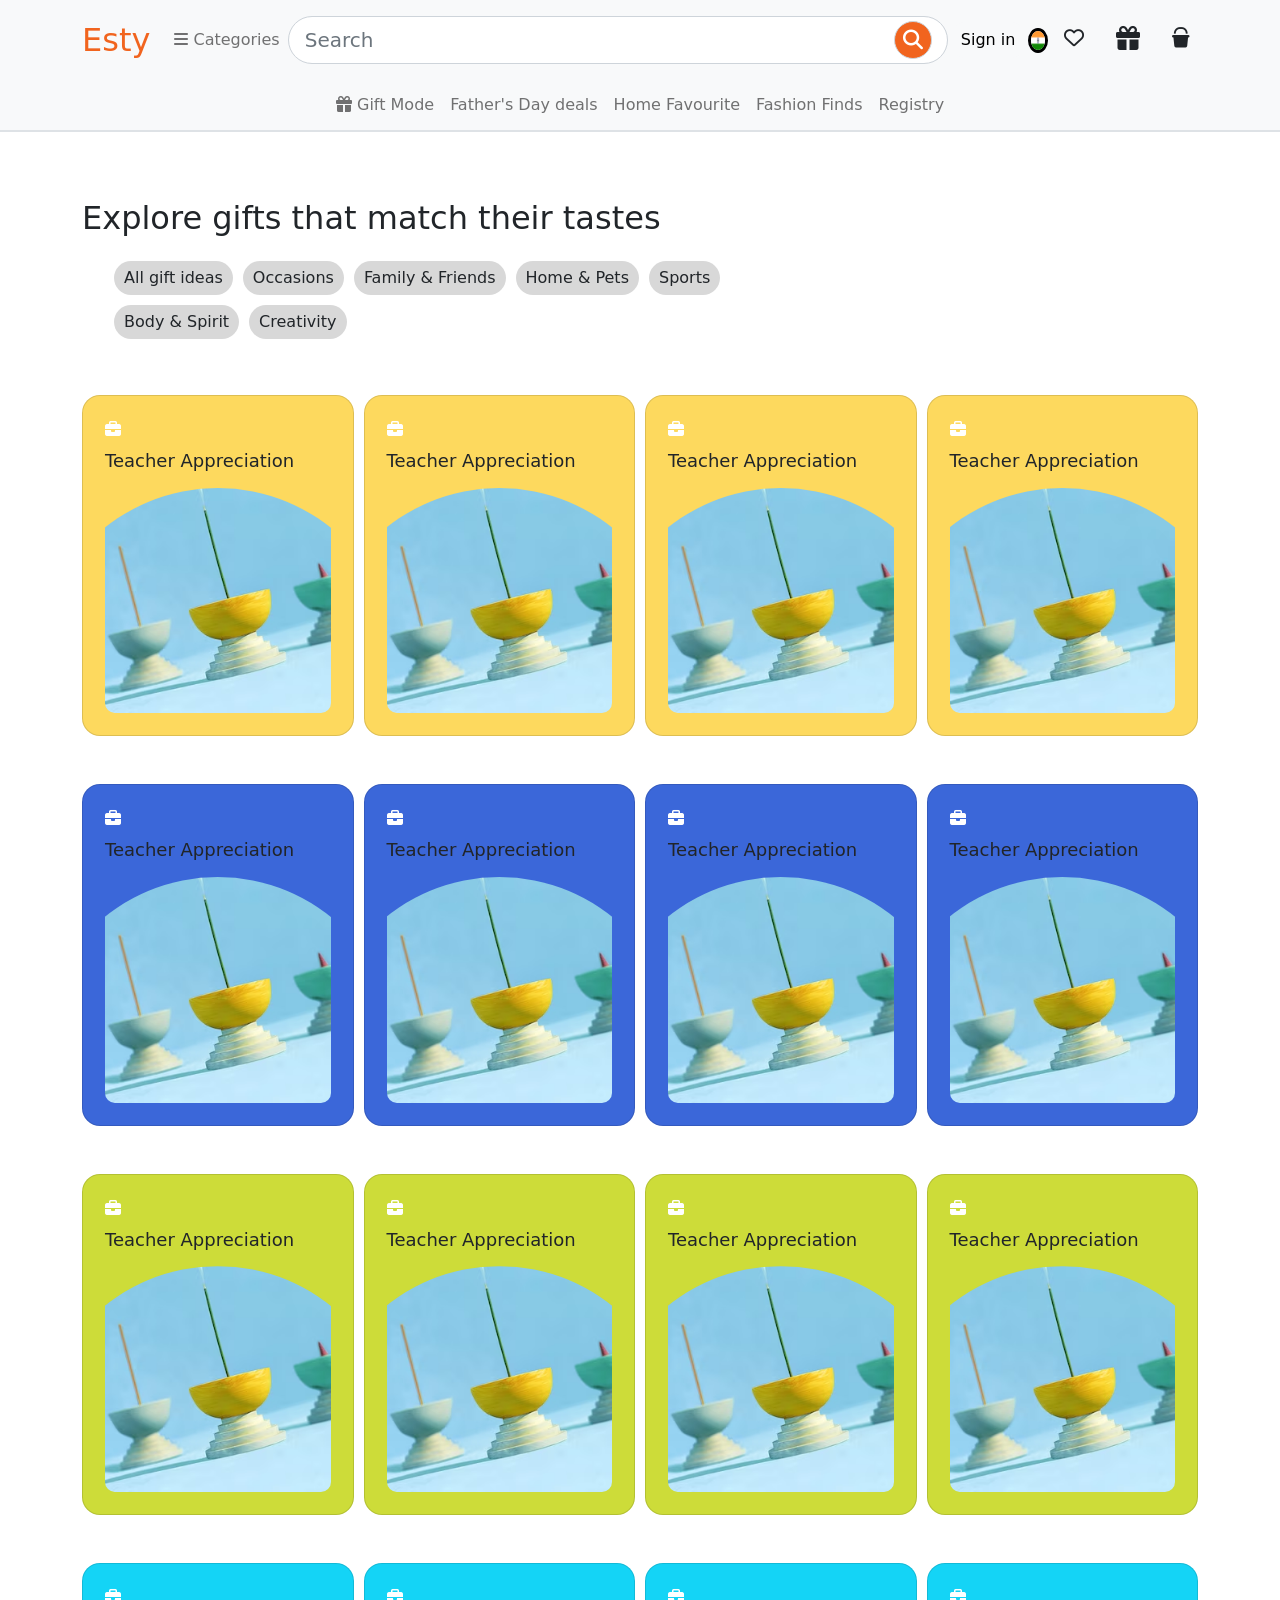
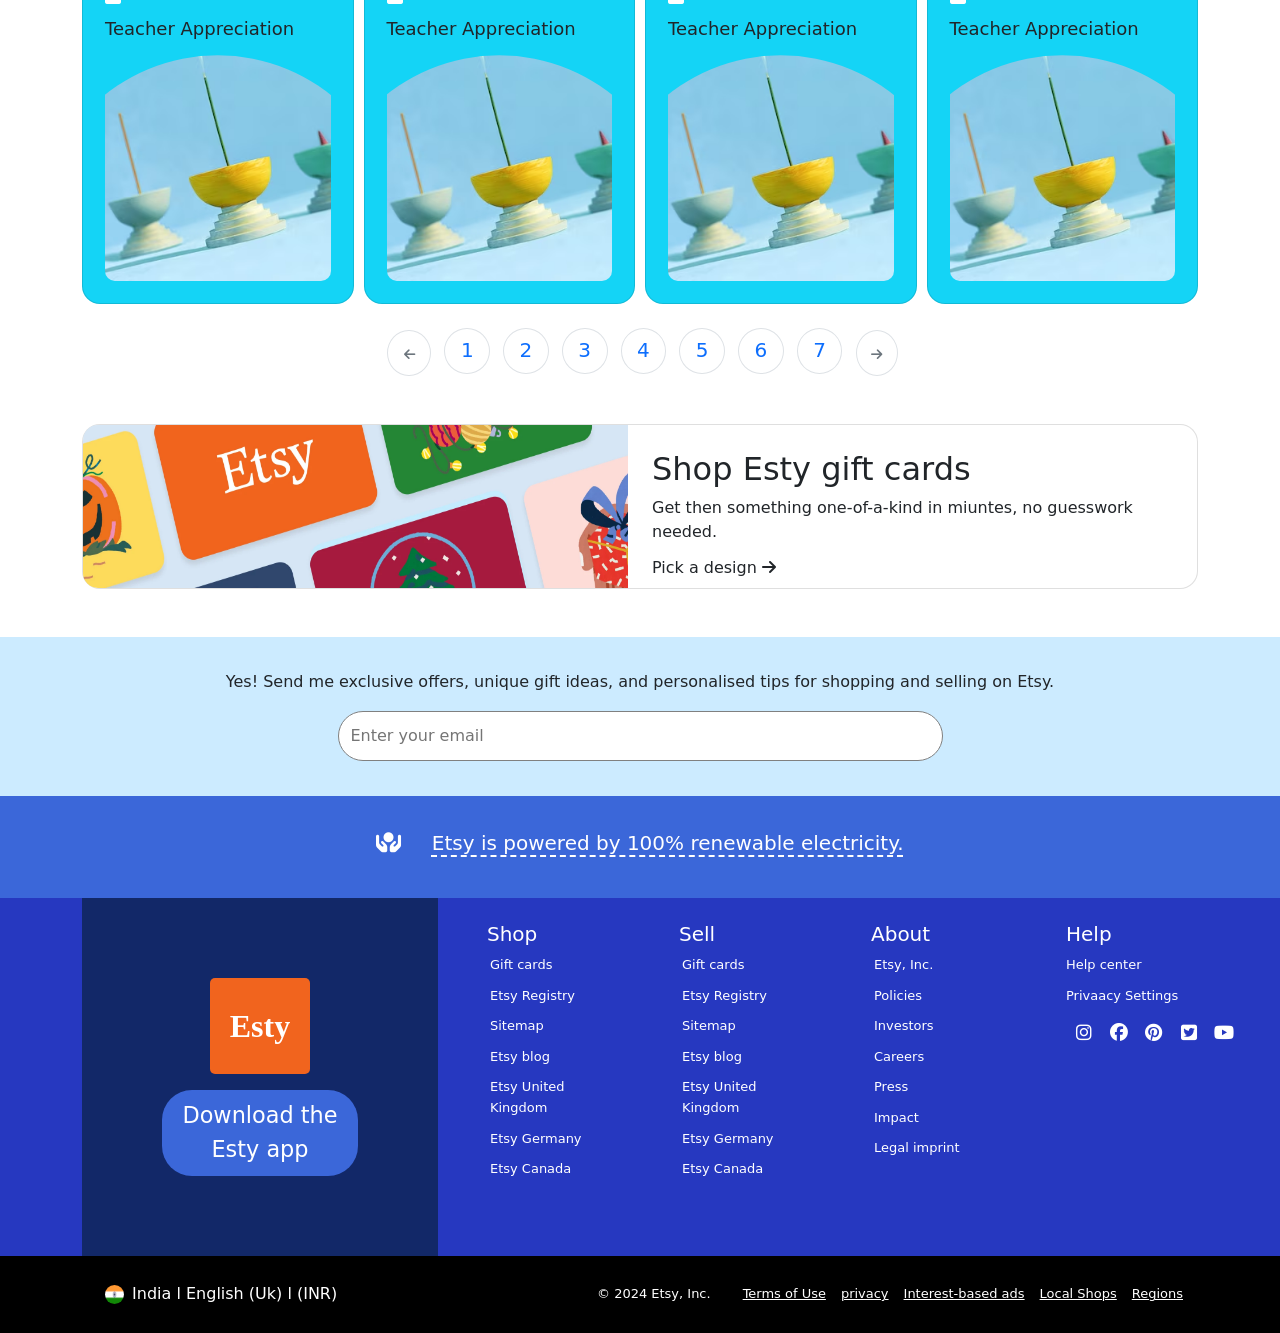
<file: html/Picks.html>
<!DOCTYPE html>
<html lang="en">

<head>
    <meta charset="UTF-8">
    <meta name="viewport" content="width=device-width, initial-scale=1.0">
    <title>Gift card</title>
    <!-- Bootstrap cdn -->
    <link rel="stylesheet" href="../Assets/bootstrap-5/css/bootstrap.min.css">
    <!-- Fontawesome icons cdn -->
    <link rel="stylesheet" href="https://cdnjs.cloudflare.com/ajax/libs/font-awesome/6.5.2/css/all.min.css"
        integrity="sha512-SnH5WK+bZxgPHs44uWIX+LLJAJ9/2PkPKZ5QiAj6Ta86w+fsb2TkcmfRyVX3pBnMFcV7oQPJkl9QevSCWr3W6A=="
        crossorigin="anonymous" referrerpolicy="no-referrer" />
    <link rel="stylesheet" href="../Assets/owl/OwlCarousel2-2.3.4/dist/assets/owl.carousel.min.css">
    <link rel="stylesheet" href="../Assets/owl/OwlCarousel2-2.3.4/dist/assets/owl.theme.default.min.css">
    <!-- style css -->
    <link rel="stylesheet" href="../css/Picks.css">
</head>

<body>


    <!-- heder part start -->
    <header>
        <nav class="navbar navbar-expand-lg navbar-light bg-light">
            <div class="container ">
                <a class="navbar-brand fs-2 fw-normal" href="../index.html" style="color: #F1641E;">Esty</a>
                <button class="navbar-toggler" type="button" data-bs-toggle="collapse"
                    data-bs-target="#navbarSupportedContent" aria-controls="navbarSupportedContent"
                    aria-expanded="false" aria-label="Toggle navigation">
                    <span class="navbar-toggler-icon"></span>
                </button>
                <div class="collapse navbar-collapse " id="navbarSupportedContent">
                    <ul class="navbar-nav me-auto mb-2 mb-lg-0">
                        <li class="nav-item dropdown text-nowrap">
                            <a class="nav-link " href="#" id="navbarDropdown" role="button" data-bs-toggle="dropdown"
                                aria-expanded="false">
                                <i class="fa-solid fa-bars"></i> Categories
                                <script
                                    src="https://cdn.jsdelivr.net/npm/bootstrap@5.0.2/dist/js/bootstrap.bundle.min.js"
                                    integrity="sha384-MrcW6ZMFYlzcLA8Nl+NtUVF0sA7MsXsP1UyJoMp4YLEuNSfAP+JcXn/tWtIaxVXM"
                                    crossorigin="anonymous"></script>
                            </a>
                            <ul class="dropdown-menu  " aria-labelledby="navbarDropdown">
                                <li><a class="dropdown-item" href="#">Accessories</a></li>
                                <li><a class="dropdown-item" href="#">Art & collectibles</a></li>
                                <li>
                                </li>
                                <li><a class="dropdown-item" href="#">baby</a></li>
                                <li><a class="dropdown-item" href="#">bags & purses</a></li>
                                <li><a class="dropdown-item" href="#">bath & beauty</a></li>
                                <li><a class="dropdown-item" href="#">books,Films & music</a></li>
                                <li><a class="dropdown-item" href="#">clothing</a></li>
                                <li><a class="dropdown-item" href="#">Craft Supplies & Tools</a></li>
                                <li><a class="dropdown-item" href="#">Electronics & Accessories</a></li>
                                <li><a class="dropdown-item" href="#">Gifts</a></li>
                                <li><a class="dropdown-item" href="#">Home & Living</a></li>
                                <li><a class="dropdown-item" href="#">Jewellery</a></li>
                                <li><a class="dropdown-item" href="#">Paper & Party Supplies</a></li>
                                <li><a class="dropdown-item" href="#">Pet Supplies</a></li>
                                <li><a class="dropdown-item" href="#">Shoes</a></li>
                                <li><a class="dropdown-item" href="#">Toys & Games</a></li>
                                <li><a class="dropdown-item" href="#">Weddings</a></li>


                            </ul>
                        </li>

                    </ul>

                </div>
                <!-- search form -->
                <form class="d-flex nav-search-form w-100">
                    <div class="input-group input-group-lg  py-2 ">
                        <input type="text" class="form-control rounded-pill w-100 position-relative "
                            aria-label="Search" type="search" placeholder="Search"
                            aria-describedby="inputGroup-sizing-lg">
                        <span class="input-group-text rounded-pill position-absolute top-0 end-0 py-2 px-2 me-3"
                            id="inputGroup-sizing-lg" style="background-color: #F1641E; margin-top: 0.8rem;"><i
                                class="fa-solid fa-magnifying-glass text-white"></i></span>
                    </div>
                </form>
                <!-- search form -->
                <div class="nav-icons d-flex align-items-center">
                    <button class="btn btn-light rounded-pill text-nowrap">Sign in</button>
                </div>
                <div class="flag">
                    <div class="d-inline-block" tabindex="0" data-bs-toggle="popover" data-bs-trigger="hover focus"
                        data-bs-placement="bottom" data-bs-content="India">
                        <img src="../imge/icons imges/india-flag-icon.webp" alt="" class="img-fluid ">
                    </div>
                </div>
                <div class="flag px-3">
                    <div class="d-inline-block" tabindex="0" data-bs-toggle="popover" data-bs-trigger="hover focus"
                        data-bs-placement="bottom" data-bs-content="Favourite">
                        <i class="fa-regular fa-heart fs-5"></i>
                    </div>
                </div>
                <div class="flag px-2">
                    <div class="d-inline-block" tabindex="0" data-bs-toggle="popover" data-bs-trigger="hover focus"
                        data-bs-placement="bottom" data-bs-content="Gift mode">
                        <i class="fa-solid fa-gift ms-2 fs-4"></i>
                    </div>
                </div>
                <div class="flag px-2">
                    <div class="d-inline-block" tabindex="0" data-bs-toggle="popover" data-bs-trigger="hover focus"
                        data-bs-placement="bottom" data-bs-content="Basket">
                        <i class="fa-solid fa-bucket ms-3 fs-5"></i>
                    </div>

                </div>
        </nav>
        <!-- As a link -->
        <nav class="navbar navbar-expand-lg navbar-light bg-light border-bottom border-2 last-nvbar">
            <div class="container">
                <div class="m-auto">
                    <ul class="navbar-nav ">
                        <li class="nav-item">
                            <a class="nav-link btn1" aria-current="page" href="./gift-card.html"><i
                                    class="fa-solid fa-gift"></i> Gift
                                Mode</a>
                        </li>
                        <li class="nav-item">
                            <a class="nav-link btn1" aria-current="page" href="./Back-to-school.html">Father's Day
                                deals</a>
                        </li>
                        <li class="nav-item">
                            <a class="nav-link btn1" aria-current="page" href="./Home-Favourites.html">Home Favourite</a>
                        </li>
                        <li class="nav-item">
                            <a class="nav-link btn1" aria-current="page" href="./Home-Favourites.html">Fashion Finds</a>
                        </li>
                        <li class="nav-item">
                            <a class="nav-link btn1" aria-current="page" href="./Etsy-Registry.html">Registry</a>
                        </li>

                    </ul>
                </div>
            </div>
        </nav>
    </header>
    <!-- heder part end -->



    <section id="Towels-section">
        <div class="container">
            <div class="row">
                <div class="col-12">
                    <h2 style="margin-top: 6%;">Explore gifts that match their tastes</h2>
                    <ul class="shopping-nav-text">
                        <li>
                            <span>All gift ideas</span>
                        </li>
                        <li>
                            <span>Occasions</span>
                        </li>
                        <li>
                            <span>Family & Friends</span>
                        </li>
                        <li>
                            <span>Home & Pets</span>
                        </li>
                        <li>
                            <span>Sports</span>
                        </li>
                        <li>
                            <span>Body & Spirit</span>
                        </li>
                        <li>
                            <span>Creativity</span>
                        </li>
                    </ul>
                </div>
            </div>
        </div>
    </section>



    <section id="popular-gifts">
        <div class="container">
            <div class="row">
                <div class="col-12">
                </div>
            </div>
            <div class="owl-carousel py-4" id="owl-carousel1">
                <div class="card card-1 ">
                    <div class="card-header border-0 py-3" style="background-color: transparent;">
                        <i class="fa-solid fa-briefcase text-white"></i>
                        <h5 class="py-2" style="font-size: 18px;">Teacher Appreciation</h5>
                        <div class="card-img">
                            <img src="../imge/product-imge/R.gift-1.avif">
                        </div>
                    </div>
                </div>
            </div>
            <div class="owl-carousel py-4" id="owl-carousel2">
                <div class="card card-2">
                    <div class="card-header border-0 py-3" style="background-color: transparent;">
                        <i class="fa-solid fa-briefcase text-white"></i>
                        <h5 class="py-2" style="font-size: 18px;">Teacher Appreciation</h5>
                        <div class="card-img">
                            <img src="../imge/product-imge/R.gift-1.avif">
                        </div>
                    </div>
                </div>
            </div>
            <div class="owl-carousel py-4" id="owl-carousel3">
                <div class="card card-2" style="background-color: #CDDC39;">
                    <div class="card-header border-0 py-3" style="background-color: transparent;">
                        <i class="fa-solid fa-briefcase text-white"></i>
                        <h5 class="py-2" style="font-size: 18px;">Teacher Appreciation</h5>
                        <div class="card-img">
                            <img src="../imge/product-imge/R.gift-1.avif">
                        </div>
                    </div>
                </div>
            </div>
            <div class="owl-carousel py-4" id="owl-carousel4">
                <div class="card card-2" style="background-color: #14d4f6;">
                    <div class="card-header border-0 py-3" style="background-color: transparent;">
                        <i class="fa-solid fa-briefcase text-white"></i>
                        <h5 class="py-2" style="font-size: 18px;">Teacher Appreciation</h5>
                        <div class="card-img">
                            <img src="../imge/product-imge/R.gift-1.avif">
                        </div>
                    </div>
                </div>
            </div>
            <div class="owl-carousel py-4" id="owl-carousel5">
                <div class="card card-2" style="background-color: #aed143;">
                    <div class="card-header border-0 py-3" style="background-color: transparent;">
                        <i class="fa-solid fa-briefcase text-white"></i>
                        <h5 class="py-2" style="font-size: 18px;">Teacher Appreciation</h5>
                        <div class="card-img">
                            <img src="../imge/product-imge/R.gift-1.avif">
                        </div>
                    </div>
                </div>
            </div>

        </div>
    </section>




   <div class="d-flex justify-content-center">
    <nav aria-label="Page navigation example">
        <ul class="pagination justify-content-end" style="font-size: 20px; gap: 21px;text-align: center;">
          <li class="page-item disabled">
            <a class="page-link"style="border-radius: 50%; width: 117%; height: 100%; margin-top: 2px;text-align: center;" ><i class="fa-solid fa-arrow-left" style="font-size: 13px;"></i></a>
          </li>
          <li class="page-item"><a class="page-link" style="border-radius: 50%; width: 121%; height: 100%;" href="#">1</a></li>
          <li class="page-item"><a class="page-link"  style="border-radius: 50%; width: 121%; height: 100%;" href="#">2</a></li>
          <li class="page-item"><a class="page-link" style="border-radius: 50%; width: 121%; height: 100%;"  href="#">3</a></li>
          <li class="page-item"><a class="page-link"style="border-radius: 50%; width: 121%; height: 100%;"  href="#">4</a></li>
          <li class="page-item"><a class="page-link"style="border-radius: 50%; width: 121%; height: 100%;"  href="#">5</a></li>
          <li class="page-item"><a class="page-link"style="border-radius: 50%; width: 121%; height: 100%;"  href="#">6</a></li>
          <li class="page-item"><a class="page-link" style="border-radius: 50%; width: 121%; height: 100%;" href="#">7</a></li>
          <li class="page-item disabled">
            <a class="page-link"style="border-radius: 50%; width: 117%; height: 100%; text-align: center; margin-top: 2px;" ><i class="fa-solid fa-arrow-right" style="font-size: 13px;"></i></a>
          </li>
        </ul>
      </nav>
   </div> 



    <section id="printable-section" style="padding-top: 50px;">
        <div class="container">
            <div class="row">
                <div class="col-12">
                    <div class="card">
                        <div class="row">
                            <div class="col-12 col-lg-6">
                                <img src="../imge/product-imge/old-1.webp"
                                    style="width: 100%;border-top-left-radius: 15px;border-bottom-left-radius: 15px; height: 100%;">
                            </div>
                            <div class="col-12 col-lg-6">
                                <h2 style="padding-top: 25px;">Shop Esty gift cards</h2>
                                <h style="padding-top: 17px;">Get then something one-of-a-kind in miuntes, no guesswork
                                    needed.</h>
                                <h6 style="padding-top: 10px;">Pick a design<i class="fa-solid fa-arrow-right"
                                        style="padding:5px;"></i>
                                </h6>
                            </div>
                        </div>
                    </div>
                </div>
            </div>
        </div>
    </section>



    <!--  footer part start -->
    <section id="nike-section" class="mt-5">
        <div class="row ">
            <div class="col-12">
                <div style="height: 100%; width: 100%;text-align: center; padding: 35px;">
                    <h6>Yes! Send me exclusive offers, unique gift ideas, and personalised tips for shopping and selling
                        on Etsy.
                    </h6>
                    <div class="textbox1">
                        <input type="text" placeholder="Enter your email">
                        <!-- <input type="text" id="sub" placeholder="Subscribe"> -->

                    </div>
                </div>
            </div>
        </div>
    </section>

    <footer>
        <section id="dreame-section">
            <div class="row">
                <div class="col-12">
                    <div class=" w-100 h-100" style="text-align: center; padding: 35px; text-transform: white;">
                        <div class="flag">
                            <h5 style="color: white;"> <i class="fa-solid fa-hands-holding-circle me-4"
                                    style="color: white;"></i>
                                <span
                                    style="text-decoration: underline;text-decoration-style: dashed;text-underline-position: under;">
                                    Etsy is powered by 100% renewable electricity.</span>
                            </h5>
                        </div>
                    </div>
                </div>
        </section>
        <section id="footer-nav">
            <div class="container">
                <div class="row">
                    <div class="col-lg-4 col-12">
                        <div class="footer-left-nav-div">
                            <div class="inner-div">
                                <div class="logo-div">Esty</div>
                                <button class="btn">Download the Esty app</button>
                            </div>
                        </div>
                    </div>
                    <div class="col-lg-8 px-2 py-4 col-12">
                        <div class="row">
                            <div class="col-lg-3 col-6">
                                <h5 style="color: white; margin-left: 29px;">Shop</h5>

                                <ul class="div-footer-nav" style="color: white;">
                                    <li>
                                        <span>Gift cards</span>
                                    </li>
                                    <li>
                                        <span>Etsy Registry</span>
                                    </li>
                                    <li>
                                        <span>Sitemap</span>
                                    </li>
                                    <li>
                                        <span>Etsy blog</span>
                                    </li>
                                    <li>
                                        <span>Etsy United Kingdom</span>
                                    </li>
                                    <li>
                                        <span>Etsy Germany</span>
                                    </li>
                                    <li>
                                        <span>Etsy Canada</span>
                                    </li>

                                </ul>
                            </div>
                            <div class="col-lg-3 col-6">
                                <h5 style="color: white;margin-left: 29px;">Sell</h5>
                                <ul class="div-footer-nav" style="color: white;">
                                    <li style="list-style-type: none;">
                                        <span>Gift cards</span>
                                    </li>
                                    <li>
                                        <span>Etsy Registry</span>
                                    </li>
                                    <li>
                                        <span>Sitemap</span>
                                    </li>
                                    <li>
                                        <span>Etsy blog</span>
                                    </li>
                                    <li>
                                        <span>Etsy United Kingdom</span>
                                    </li>
                                    <li>
                                        <span>Etsy Germany</span>
                                    </li>
                                    <li>
                                        <span>Etsy Canada</span>
                                    </li>

                                </ul>
                            </div>
                            <div class="col-lg-3 col-6">
                                <h5 style="color: white;margin-left: 29px;">About</h5>
                                <ul class="div-footer-nav" style="color: white;">
                                    <li>
                                        <span>Etsy, Inc.</span>
                                    </li>
                                    <li>
                                        <span>Policies</span>
                                    </li>
                                    <li>
                                        <span>Investors</span>
                                    </li>
                                    <li>
                                        <span>Careers</span>
                                    </li>
                                    <li>
                                        <span>Press</span>
                                    </li>
                                    <li>
                                        <span>Impact</span>
                                    </li>
                                    <li>
                                        <span>Legal imprint</span>
                                    </li>
                                </ul>
                            </div>
                            <div class="col-lg-3 col-6">
                                <ul class="div-footer-nav " style="color: white;">
                                    <h5 style="color: white;">Help</h5>

                                    <li>
                                        <span>Help center</span>
                                    </li>
                                    <li>
                                        <span>Privaacy Settings</span>
                                    </li>
                                    <li>
                                        <div class="privaacy">
                                            <i class="fa-brands fa-instagram px-3"></i>
                                            <i class="fa-brands fa-facebook px-3"></i>
                                            <i class="fa-brands fa-pinterest px-3"></i>
                                            <i class="fa-brands fa-square-twitter px-3"></i>
                                            <i class="fa-brands fa-youtube px-2"></i>
                                        </div>
                                    </li>
                                </ul>
                            </div>
                        </div>
                    </div>


                </div>
            </div>

        </section>
        <section id="Assets-section">
            <div class="container">
                <div class="row justify-content-center d-flex">
                    <div class="col-lg-4 col-12 ">
                        <div class="jods-div flag" tabindex="0">
                            <img src="../imge/icons imges/india-flag-icon.webp" style="width: 25px;" alt="">
                            <span style="color: white;">India l English (Uk) l (INR)</span>
                        </div>
                    </div>

                    <div class="col-lg-8 col-12 d-flex align-items-center justify-content-end">
                        <span style="color: white; font-size: 12.99px;">© 2024 Etsy, Inc.</span>
                        <ul
                            style="display: flex; color: white;  text-decoration-line: underline;   text-decoration-thickness: 1px;">
                            <li style="list-style: none; padding-right: 15px; font-size: 12.99px;">
                                <span>Terms of Use</span>
                            </li>
                            <li style="list-style: none; padding-right: 15px; font-size: 12.99px;">
                                <span>privacy</span>
                            </li>
                            <li style="list-style: none; padding-right: 15px; font-size: 12.99px;">
                                <span>Interest-based ads</span>
                            </li>
                            <li style="list-style: none; padding-right: 15px; font-size: 12.99px;">
                                <span>Local Shops</span>
                            </li>
                            <li style="list-style: none; padding-right: 15px; font-size: 12.99px;">
                                <span>Regions</span>
                            </li>
                        </ul>
                    </div>
                </div>
            </div>
        </section>
    </footer>
    <!-- footer part end -->


    <script src="https://code.jquery.com/jquery-3.7.1.js"
     integrity="sha256-eKhayi8LEQwp4NKxN+CfCh+3qOVUtJn3QNZ0TciWLP4=" crossorigin="anonymous"></script>
    <script src="../Assets/owl/OwlCarousel2-2.3.4/dist/owl.carousel.min.js"></script>
    <script src="../Assets/bootstrap-5/js/bootstrap.min.js"></script>
    <script src="../Assets/bootstrap-5/js/bootstrap.bundle.min.js"></script>
    <script src="../js/script.js"></script>
</body>

</html>
</file>
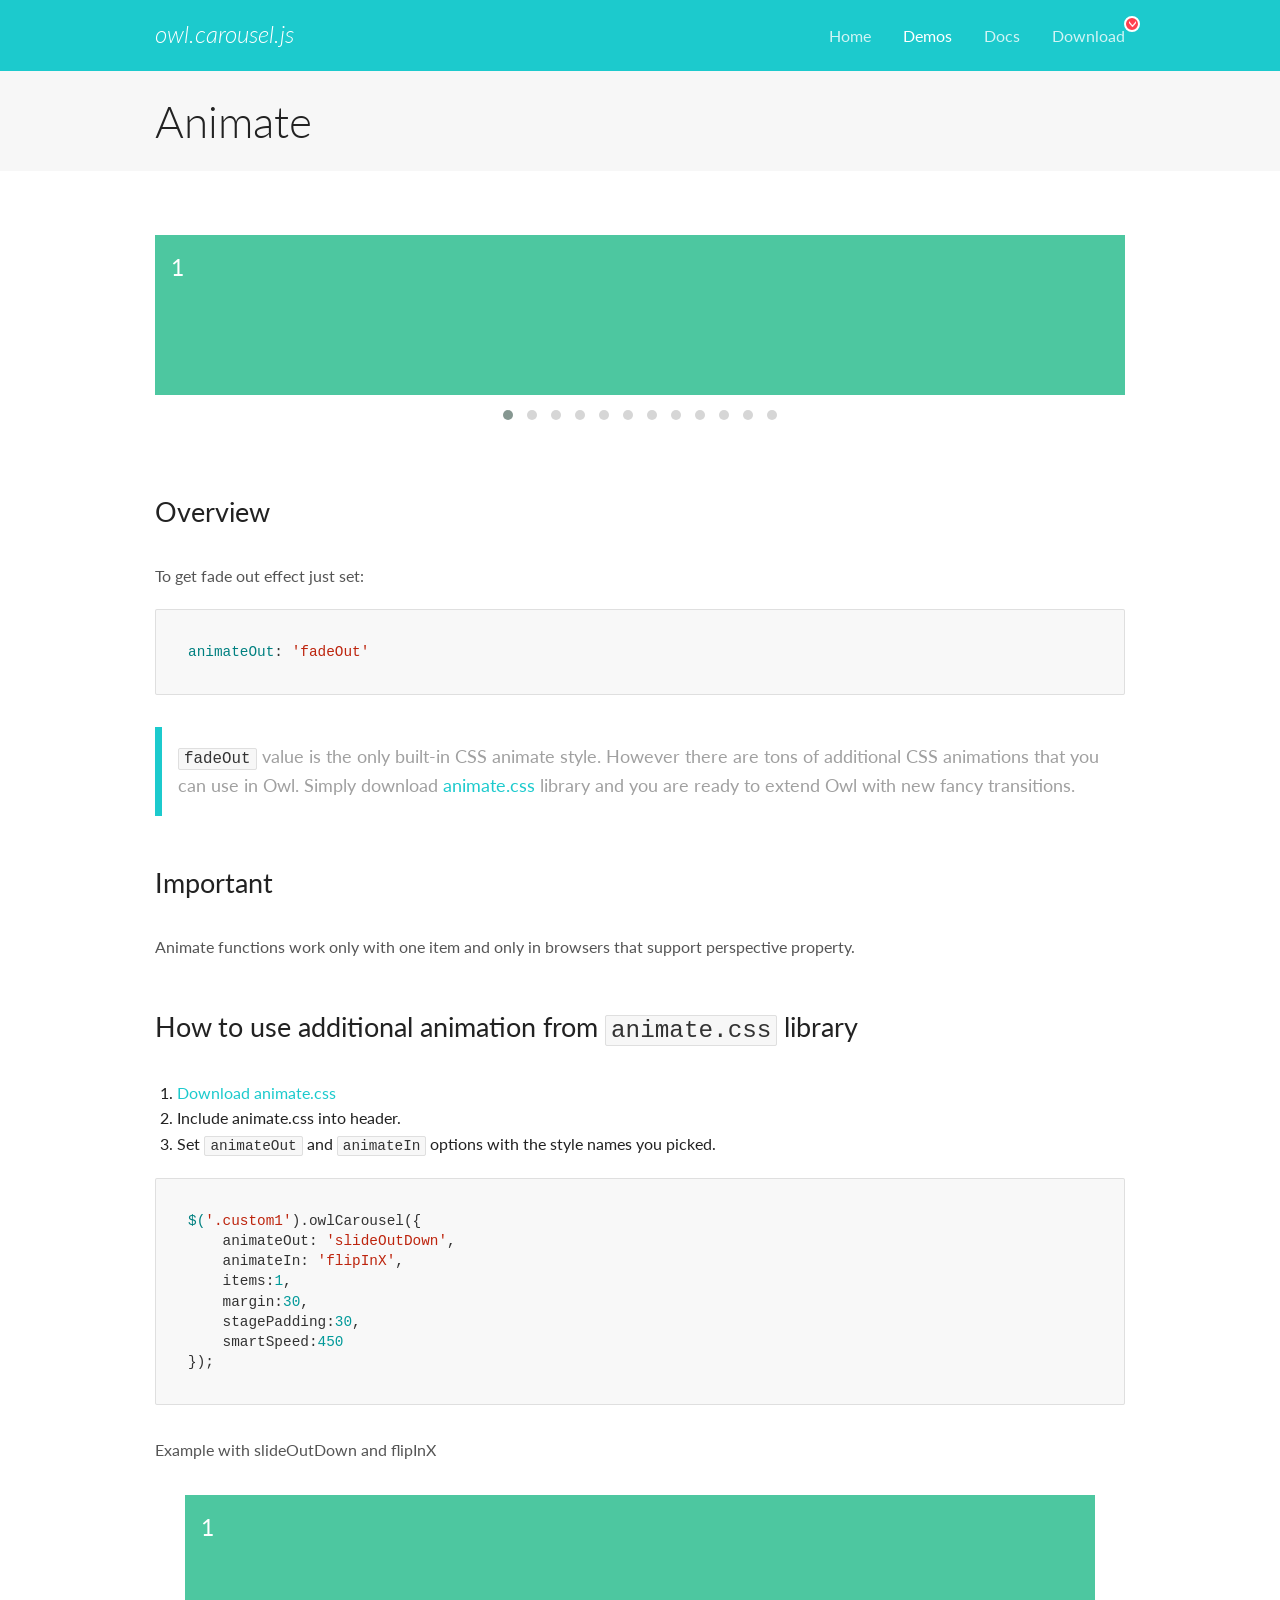
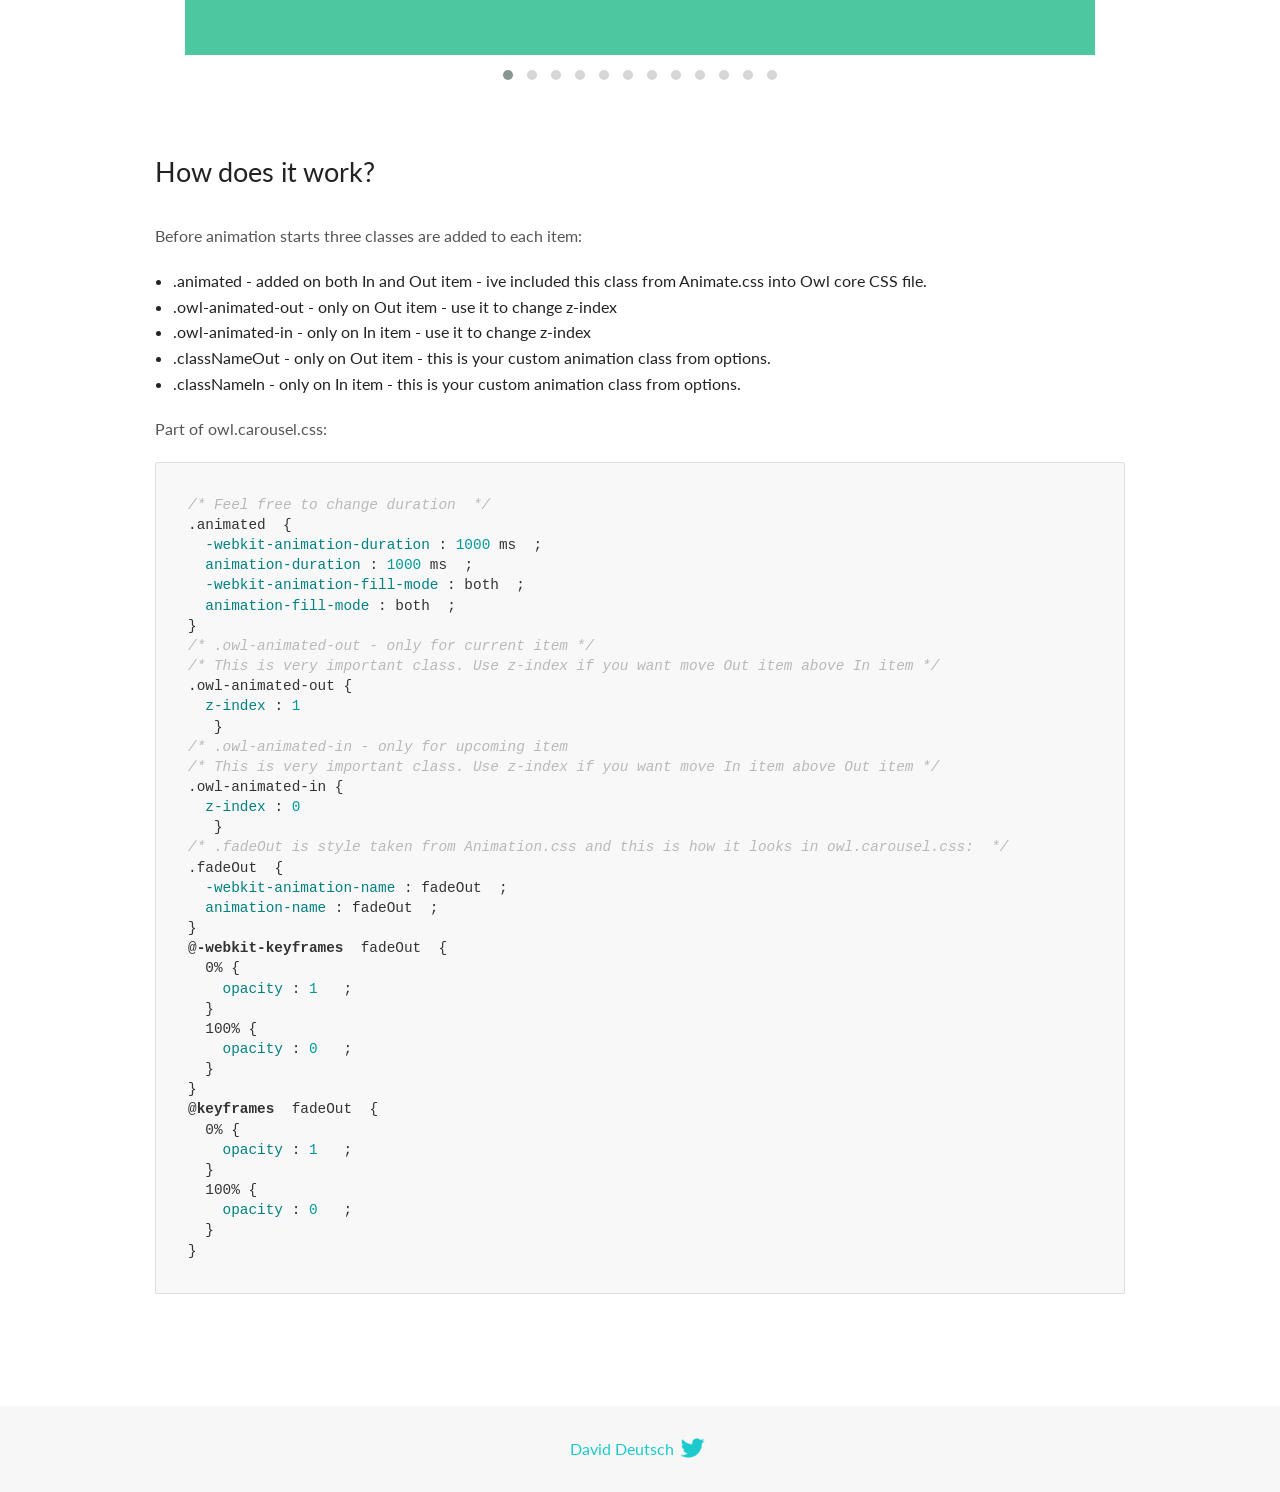
<file: Assets/owl/OwlCarousel2-2.3.4/docs/demos/animate.html>
<!DOCTYPE html>
<html lang="en">
  <head>

    <!-- head -->
    <meta charset="utf-8">
    <meta name="msapplication-tap-highlight" content="no" />
    <meta name="viewport" content="width=device-width, initial-scale=1.0" />
    <meta name="description" content="Animate carousel">
    <meta name="author" content="David Deutsch">
    <title>
      Animate Demo | Owl Carousel | 2.3.4
    </title>

    <!-- Stylesheets -->
    <link href='https://fonts.googleapis.com/css?family=Lato:300,400,700,400italic,300italic' rel='stylesheet' type='text/css'>
    <link rel="stylesheet" href="../assets/css/docs.theme.min.css">

    <!-- Owl Stylesheets -->
    <link rel="stylesheet" href="../assets/owlcarousel/assets/owl.carousel.min.css">
    <link rel="stylesheet" href="../assets/owlcarousel/assets/owl.theme.default.min.css">

    <!-- HTML5 shim and Respond.js IE8 support of HTML5 elements and media queries -->

    <!--[if lt IE 9]>
      <script src="https://oss.maxcdn.com/libs/html5shiv/3.7.0/html5shiv.js"></script>
      <script src="https://oss.maxcdn.com/libs/respond.js/1.3.0/respond.min.js"></script>
    <![endif]-->

    <!-- Favicons -->
    <link rel="apple-touch-icon-precomposed" sizes="144x144" href="../assets/ico/apple-touch-icon-144-precomposed.png">
    <link rel="shortcut icon" href="../assets/ico/favicon.png">
    <link rel="shortcut icon" href="favicon.ico">

    <!-- Yeah i know js should not be in header. Its required for demos.-->

    <!-- javascript -->
    <script src="../assets/vendors/jquery.min.js"></script>
    <script src="../assets/owlcarousel/owl.carousel.js"></script>
  </head>
  <body>

    <!-- header -->
    <header class="header">
      <div class="row">
        <div class="large-12 columns">
          <div class="brand left">
            <h3>
              <a href="/OwlCarousel2/">owl.carousel.js</a> 
            </h3>
          </div>
          <a id="toggle-nav" class="right">
            <span></span> <span></span> <span></span> 
          </a> 
          <div class="nav-bar">
            <ul class="clearfix">
              <li> <a href="/OwlCarousel2/index.html">Home</a>  </li>
              <li class="active">
                <a href="/OwlCarousel2/demos/demos.html">Demos</a> 
              </li>
              <li> <a href="/OwlCarousel2/docs/started-welcome.html">Docs</a>  </li>
              <li>
                <a href="https://github.com/OwlCarousel2/OwlCarousel2/archive/2.3.4.zip">Download</a> 
                <span class="download"></span> 
              </li>
            </ul>
          </div>
        </div>
      </div>
    </header>

    <!-- title -->
    <section class="title">
      <div class="row">
        <div class="large-12 columns">
          <h1>Animate</h1>
        </div>
      </div>
    </section>

    <!--  Demos -->
    <section id="demos">
      <div class="row">
        <div class="large-12 columns">
          <div class="fadeOut owl-carousel owl-theme">
            <div class="item">
              <h4>1</h4>
            </div>
            <div class="item">
              <h4>2</h4>
            </div>
            <div class="item">
              <h4>3</h4>
            </div>
            <div class="item">
              <h4>4</h4>
            </div>
            <div class="item">
              <h4>5</h4>
            </div>
            <div class="item">
              <h4>6</h4>
            </div>
            <div class="item">
              <h4>7</h4>
            </div>
            <div class="item">
              <h4>8</h4>
            </div>
            <div class="item">
              <h4>9</h4>
            </div>
            <div class="item">
              <h4>10</h4>
            </div>
            <div class="item">
              <h4>11</h4>
            </div>
            <div class="item">
              <h4>12</h4>
            </div>
          </div>
          <h3 id="overview">Overview</h3>
          <p>To get fade out effect just set:</p>
          <pre><code>animateOut: &#39;fadeOut&#39;</code></pre>
          <blockquote>
            <p><code>fadeOut</code> value is the only built-in CSS animate style. However there are tons of additional CSS animations that you can use in Owl. Simply download
              <a href="https://daneden.github.io/animate.css/">animate.css</a>  library and you are ready to extend Owl with new fancy transitions.</p>
          </blockquote>
          <h3 id="important">Important</h3>
          <p>Animate functions work only with one item and only in browsers that support perspective property.</p>
          <h3 id="how-to-use-additional-animation-from-animate-css-library">How to use additional animation from <code>animate.css</code> library</h3>
          <ol>
            <li> <a href="https://daneden.github.io/animate.css/">Download animate.css</a>  </li>
            <li>Include animate.css into header.</li>
            <li>Set <code>animateOut</code> and <code>animateIn</code> options with the style names you picked.</li>
          </ol>
          <pre><code>$(&#39;.custom1&#39;).owlCarousel({
    animateOut: &#39;slideOutDown&#39;,
    animateIn: &#39;flipInX&#39;,
    items:1,
    margin:30,
    stagePadding:30,
    smartSpeed:450
});</code></pre>
          <p>Example with slideOutDown and flipInX</p>
          <div class="custom1 owl-carousel owl-theme">
            <div class="item">
              <h4>1</h4>
            </div>
            <div class="item">
              <h4>2</h4>
            </div>
            <div class="item">
              <h4>3</h4>
            </div>
            <div class="item">
              <h4>4</h4>
            </div>
            <div class="item">
              <h4>5</h4>
            </div>
            <div class="item">
              <h4>6</h4>
            </div>
            <div class="item">
              <h4>7</h4>
            </div>
            <div class="item">
              <h4>8</h4>
            </div>
            <div class="item">
              <h4>9</h4>
            </div>
            <div class="item">
              <h4>10</h4>
            </div>
            <div class="item">
              <h4>11</h4>
            </div>
            <div class="item">
              <h4>12</h4>
            </div>
          </div>
          <h3 id="how-does-it-work-">How does it work?</h3>
          <p>Before animation starts three classes are added to each item:</p>
          <ul>
            <li>.animated - added on both In and Out item - ive included this class from Animate.css into Owl core CSS file.</li>
            <li>.owl-animated-out - only on Out item - use it to change z-index</li>
            <li>.owl-animated-in - only on In item - use it to change z-index</li>
            <li>.classNameOut - only on Out item - this is your custom animation class from options.</li>
            <li>.classNameIn - only on In item - this is your custom animation class from options.</li>
          </ul>
          <p>Part of owl.carousel.css:</p>
          <pre><code class="language-css"><span class="comment">/* Feel free to change duration  */</span> 
<span class="class">.animated</span>  <span class="rules">{
  <span class="rule"><span class="attribute">-webkit-animation-duration</span> :<span class="value"> <span class="number">1000</span> ms</span> </span> ;
  <span class="rule"><span class="attribute">animation-duration</span> :<span class="value"> <span class="number">1000</span> ms</span> </span> ;
  <span class="rule"><span class="attribute">-webkit-animation-fill-mode</span> :<span class="value"> both</span> </span> ;
  <span class="rule"><span class="attribute">animation-fill-mode</span> :<span class="value"> both</span> </span> ;
<span class="rule">}</span> </span> 
<span class="comment">/* .owl-animated-out - only for current item */</span> 
<span class="comment">/* This is very important class. Use z-index if you want move Out item above In item */</span> 
<span class="class">.owl-animated-out</span> <span class="rules">{
  <span class="rule"><span class="attribute">z-index</span> :<span class="value"> <span class="number">1</span> 
</span> </span> </span> }
<span class="comment">/* .owl-animated-in - only for upcoming item
/* This is very important class. Use z-index if you want move In item above Out item */</span> 
<span class="class">.owl-animated-in</span> <span class="rules">{
  <span class="rule"><span class="attribute">z-index</span> :<span class="value"> <span class="number">0</span> 
</span> </span> </span> }
<span class="comment">/* .fadeOut is style taken from Animation.css and this is how it looks in owl.carousel.css:  */</span> 
<span class="class">.fadeOut</span>  <span class="rules">{
  <span class="rule"><span class="attribute">-webkit-animation-name</span> :<span class="value"> fadeOut</span> </span> ;
  <span class="rule"><span class="attribute">animation-name</span> :<span class="value"> fadeOut</span> </span> ;
<span class="rule">}</span> </span> 
<span class="at_rule">@<span class="keyword">-webkit-keyframes</span>  fadeOut </span> {
  0% <span class="rules">{
    <span class="rule"><span class="attribute">opacity</span> :<span class="value"> <span class="number">1</span> </span> </span> ;
  <span class="rule">}</span> </span> 
  100% <span class="rules">{
    <span class="rule"><span class="attribute">opacity</span> :<span class="value"> <span class="number">0</span> </span> </span> ;
  <span class="rule">}</span> </span> 
}
<span class="at_rule">@<span class="keyword">keyframes</span>  fadeOut </span> {
  0% <span class="rules">{
    <span class="rule"><span class="attribute">opacity</span> :<span class="value"> <span class="number">1</span> </span> </span> ;
  <span class="rule">}</span> </span> 
  100% <span class="rules">{
    <span class="rule"><span class="attribute">opacity</span> :<span class="value"> <span class="number">0</span> </span> </span> ;
  <span class="rule">}</span> </span> 
}</code></pre>
          <link rel="stylesheet" href="../assets/css/animate.css">
          <script>
            jQuery(document).ready(function($) {
              $('.fadeOut').owlCarousel({
                items: 1,
                animateOut: 'fadeOut',
                loop: true,
                margin: 10,
              });
              $('.custom1').owlCarousel({
                animateOut: 'slideOutDown',
                animateIn: 'flipInX',
                items: 1,
                margin: 30,
                stagePadding: 30,
                smartSpeed: 450
              });
            });
          </script>
        </div>
      </div>
    </section>

    <!-- footer -->
    <footer class="footer">
      <div class="row">
        <div class="large-12 columns">
          <h5>
            <a href="/OwlCarousel2/docs/support-contact.html">David Deutsch</a> 
            <a id="custom-tweet-button" href="https://twitter.com/share?url=https://github.com/OwlCarousel2/OwlCarousel2&text=Owl Carousel - This is so awesome! " target="_blank"></a> 
          </h5>
        </div>
      </div>
    </footer>

    <!-- vendors -->
    <script src="../assets/vendors/highlight.js"></script>
    <script src="../assets/js/app.js"></script>
  </body>
</html>
</file>
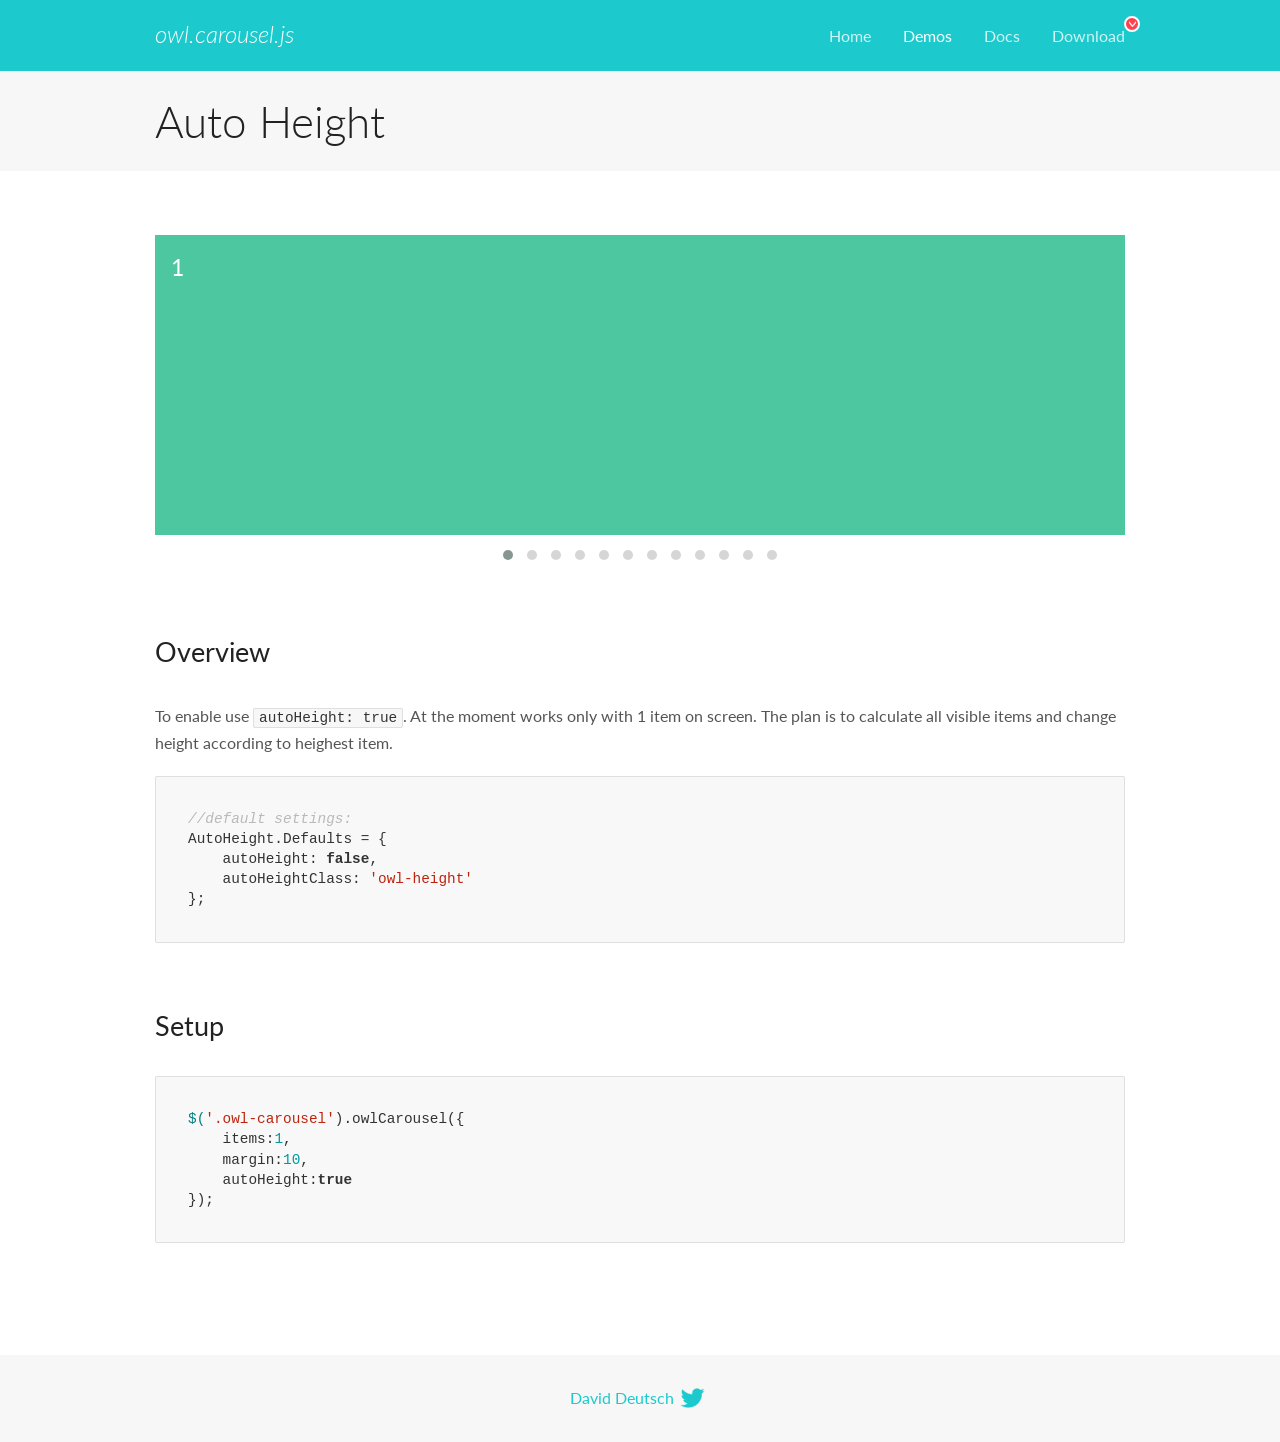
<file: Assets/owl/OwlCarousel2-2.3.4/docs/demos/autoheight.html>
<!DOCTYPE html>
<html lang="en">
  <head>

    <!-- head -->
    <meta charset="utf-8">
    <meta name="msapplication-tap-highlight" content="no" />
    <meta name="viewport" content="width=device-width, initial-scale=1.0" />
    <meta name="description" content="autoHeight usage demo">
    <meta name="author" content="David Deutsch">
    <title>
      Auto Height Demo | Owl Carousel | 2.3.4
    </title>

    <!-- Stylesheets -->
    <link href='https://fonts.googleapis.com/css?family=Lato:300,400,700,400italic,300italic' rel='stylesheet' type='text/css'>
    <link rel="stylesheet" href="../assets/css/docs.theme.min.css">

    <!-- Owl Stylesheets -->
    <link rel="stylesheet" href="../assets/owlcarousel/assets/owl.carousel.min.css">
    <link rel="stylesheet" href="../assets/owlcarousel/assets/owl.theme.default.min.css">

    <!-- HTML5 shim and Respond.js IE8 support of HTML5 elements and media queries -->

    <!--[if lt IE 9]>
      <script src="https://oss.maxcdn.com/libs/html5shiv/3.7.0/html5shiv.js"></script>
      <script src="https://oss.maxcdn.com/libs/respond.js/1.3.0/respond.min.js"></script>
    <![endif]-->

    <!-- Favicons -->
    <link rel="apple-touch-icon-precomposed" sizes="144x144" href="../assets/ico/apple-touch-icon-144-precomposed.png">
    <link rel="shortcut icon" href="../assets/ico/favicon.png">
    <link rel="shortcut icon" href="favicon.ico">

    <!-- Yeah i know js should not be in header. Its required for demos.-->

    <!-- javascript -->
    <script src="../assets/vendors/jquery.min.js"></script>
    <script src="../assets/owlcarousel/owl.carousel.js"></script>
  </head>
  <body>

    <!-- header -->
    <header class="header">
      <div class="row">
        <div class="large-12 columns">
          <div class="brand left">
            <h3>
              <a href="/OwlCarousel2/">owl.carousel.js</a> 
            </h3>
          </div>
          <a id="toggle-nav" class="right">
            <span></span> <span></span> <span></span> 
          </a> 
          <div class="nav-bar">
            <ul class="clearfix">
              <li> <a href="/OwlCarousel2/index.html">Home</a>  </li>
              <li class="active">
                <a href="/OwlCarousel2/demos/demos.html">Demos</a> 
              </li>
              <li> <a href="/OwlCarousel2/docs/started-welcome.html">Docs</a>  </li>
              <li>
                <a href="https://github.com/OwlCarousel2/OwlCarousel2/archive/2.3.4.zip">Download</a> 
                <span class="download"></span> 
              </li>
            </ul>
          </div>
        </div>
      </div>
    </header>

    <!-- title -->
    <section class="title">
      <div class="row">
        <div class="large-12 columns">
          <h1>Auto Height</h1>
        </div>
      </div>
    </section>

    <!--  Demos -->
    <section id="demos">
      <div class="row">
        <div class="large-12 columns">
          <div class="owl-carousel owl-theme">
            <div class="item" style="height:300px">
              <h4>1</h4>
            </div>
            <div class="item" style="height:100px">
              <h4>2</h4>
            </div>
            <div class="item" style="height:500px">
              <h4>3</h4>
            </div>
            <div class="item" style="height:250px">
              <h4>4</h4>
            </div>
            <div class="item" style="height:400px">
              <h4>5</h4>
            </div>
            <div class="item" style="height:500px">
              <h4>6</h4>
            </div>
            <div class="item" style="height:600px">
              <h4>7</h4>
            </div>
            <div class="item" style="height:400px">
              <h4>8</h4>
            </div>
            <div class="item" style="height:300px">
              <h4>9</h4>
            </div>
            <div class="item" style="height:350px">
              <h4>10</h4>
            </div>
            <div class="item" style="height:200px">
              <h4>11</h4>
            </div>
            <div class="item" style="height:150px">
              <h4>12</h4>
            </div>
          </div>
          <h3 id="overview">Overview</h3>
          <p>To enable use <code>autoHeight: true</code>. At the moment works only with 1 item on screen. The plan is to calculate all visible items and change height according to heighest item.</p>
          <pre><code>//default settings:
AutoHeight.Defaults = {
    autoHeight: false,
    autoHeightClass: &#39;owl-height&#39;
};</code></pre>
          <h3 id="setup">Setup</h3>
          <pre><code>$(&#39;.owl-carousel&#39;).owlCarousel({
    items:1,
    margin:10,
    autoHeight:true
});</code></pre>
          <script>
            $(document).ready(function() {
              $('.owl-carousel').owlCarousel({
                items: 1,
                margin: 10,
                autoHeight: true
              });
            })
          </script>
        </div>
      </div>
    </section>

    <!-- footer -->
    <footer class="footer">
      <div class="row">
        <div class="large-12 columns">
          <h5>
            <a href="/OwlCarousel2/docs/support-contact.html">David Deutsch</a> 
            <a id="custom-tweet-button" href="https://twitter.com/share?url=https://github.com/OwlCarousel2/OwlCarousel2&text=Owl Carousel - This is so awesome! " target="_blank"></a> 
          </h5>
        </div>
      </div>
    </footer>

    <!-- vendors -->
    <script src="../assets/vendors/highlight.js"></script>
    <script src="../assets/js/app.js"></script>
  </body>
</html>
</file>
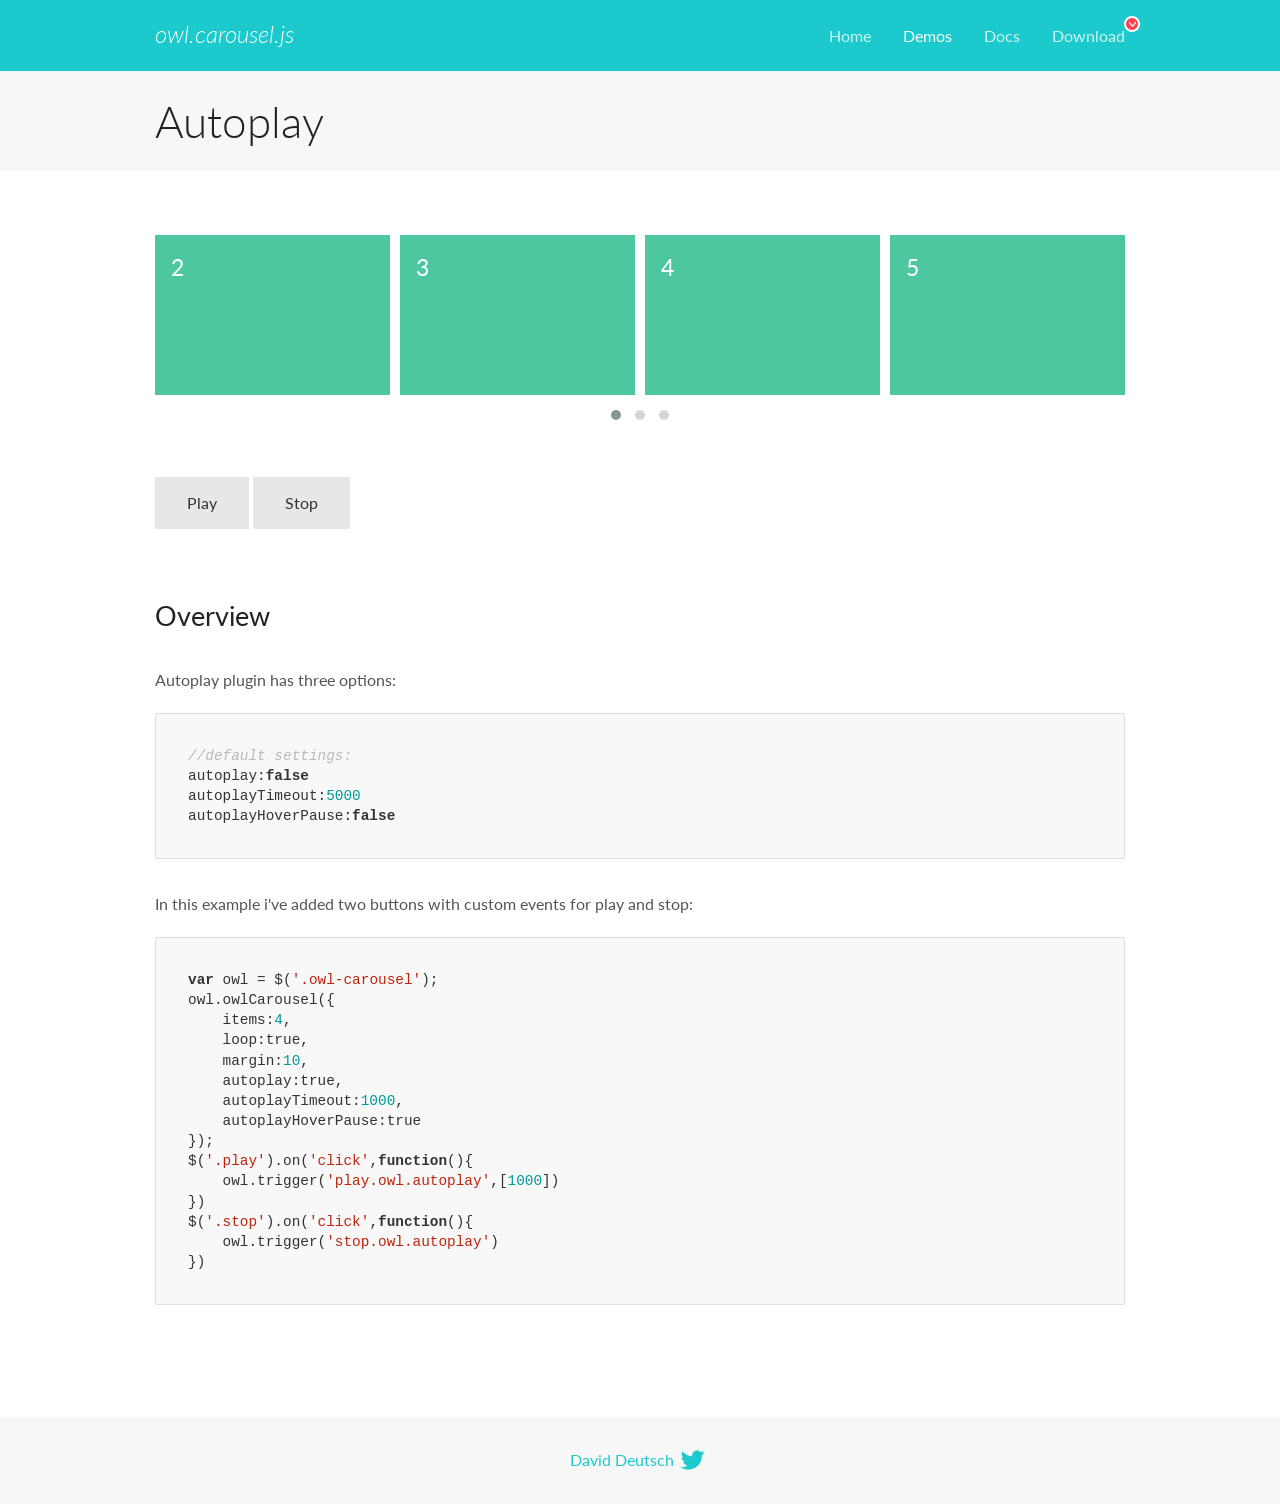
<file: Assets/owl/OwlCarousel2-2.3.4/docs/demos/autoplay.html>
<!DOCTYPE html>
<html lang="en">
  <head>

    <!-- head -->
    <meta charset="utf-8">
    <meta name="msapplication-tap-highlight" content="no" />
    <meta name="viewport" content="width=device-width, initial-scale=1.0" />
    <meta name="description" content="Autoplay usage demo">
    <meta name="author" content="David Deutsch">
    <title>
      Autoplay Demo | Owl Carousel | 2.3.4
    </title>

    <!-- Stylesheets -->
    <link href='https://fonts.googleapis.com/css?family=Lato:300,400,700,400italic,300italic' rel='stylesheet' type='text/css'>
    <link rel="stylesheet" href="../assets/css/docs.theme.min.css">

    <!-- Owl Stylesheets -->
    <link rel="stylesheet" href="../assets/owlcarousel/assets/owl.carousel.min.css">
    <link rel="stylesheet" href="../assets/owlcarousel/assets/owl.theme.default.min.css">

    <!-- HTML5 shim and Respond.js IE8 support of HTML5 elements and media queries -->

    <!--[if lt IE 9]>
      <script src="https://oss.maxcdn.com/libs/html5shiv/3.7.0/html5shiv.js"></script>
      <script src="https://oss.maxcdn.com/libs/respond.js/1.3.0/respond.min.js"></script>
    <![endif]-->

    <!-- Favicons -->
    <link rel="apple-touch-icon-precomposed" sizes="144x144" href="../assets/ico/apple-touch-icon-144-precomposed.png">
    <link rel="shortcut icon" href="../assets/ico/favicon.png">
    <link rel="shortcut icon" href="favicon.ico">

    <!-- Yeah i know js should not be in header. Its required for demos.-->

    <!-- javascript -->
    <script src="../assets/vendors/jquery.min.js"></script>
    <script src="../assets/owlcarousel/owl.carousel.js"></script>
  </head>
  <body>

    <!-- header -->
    <header class="header">
      <div class="row">
        <div class="large-12 columns">
          <div class="brand left">
            <h3>
              <a href="/OwlCarousel2/">owl.carousel.js</a> 
            </h3>
          </div>
          <a id="toggle-nav" class="right">
            <span></span> <span></span> <span></span> 
          </a> 
          <div class="nav-bar">
            <ul class="clearfix">
              <li> <a href="/OwlCarousel2/index.html">Home</a>  </li>
              <li class="active">
                <a href="/OwlCarousel2/demos/demos.html">Demos</a> 
              </li>
              <li> <a href="/OwlCarousel2/docs/started-welcome.html">Docs</a>  </li>
              <li>
                <a href="https://github.com/OwlCarousel2/OwlCarousel2/archive/2.3.4.zip">Download</a> 
                <span class="download"></span> 
              </li>
            </ul>
          </div>
        </div>
      </div>
    </header>

    <!-- title -->
    <section class="title">
      <div class="row">
        <div class="large-12 columns">
          <h1>Autoplay</h1>
        </div>
      </div>
    </section>

    <!--  Demos -->
    <section id="demos">
      <div class="row">
        <div class="large-12 columns">
          <div class="owl-carousel owl-theme">
            <div class="item">
              <h4>1</h4>
            </div>
            <div class="item">
              <h4>2</h4>
            </div>
            <div class="item">
              <h4>3</h4>
            </div>
            <div class="item">
              <h4>4</h4>
            </div>
            <div class="item">
              <h4>5</h4>
            </div>
            <div class="item">
              <h4>6</h4>
            </div>
            <div class="item">
              <h4>7</h4>
            </div>
            <div class="item">
              <h4>8</h4>
            </div>
            <div class="item">
              <h4>9</h4>
            </div>
            <div class="item">
              <h4>10</h4>
            </div>
            <div class="item">
              <h4>11</h4>
            </div>
            <div class="item">
              <h4>12</h4>
            </div>
          </div>
          <a class="button secondary play">Play</a> 
          <a class="button secondary stop">Stop</a> 
          <h3 id="overview">Overview</h3>
          <p>Autoplay plugin has three options:</p>
          <pre><code>//default settings:
autoplay:false
autoplayTimeout:5000
autoplayHoverPause:false</code></pre>
          <p>In this example i&#39;ve added two buttons with custom events for play and stop:</p>
          <pre><code>var owl = $(&#39;.owl-carousel&#39;);
owl.owlCarousel({
    items:4,
    loop:true,
    margin:10,
    autoplay:true,
    autoplayTimeout:1000,
    autoplayHoverPause:true
});
$(&#39;.play&#39;).on(&#39;click&#39;,function(){
    owl.trigger(&#39;play.owl.autoplay&#39;,[1000])
})
$(&#39;.stop&#39;).on(&#39;click&#39;,function(){
    owl.trigger(&#39;stop.owl.autoplay&#39;)
})</code></pre>
          <script>
            $(document).ready(function() {
              var owl = $('.owl-carousel');
              owl.owlCarousel({
                items: 4,
                loop: true,
                margin: 10,
                autoplay: true,
                autoplayTimeout: 1000,
                autoplayHoverPause: true
              });
              $('.play').on('click', function() {
                owl.trigger('play.owl.autoplay', [1000])
              })
              $('.stop').on('click', function() {
                owl.trigger('stop.owl.autoplay')
              })
            })
          </script>
        </div>
      </div>
    </section>

    <!-- footer -->
    <footer class="footer">
      <div class="row">
        <div class="large-12 columns">
          <h5>
            <a href="/OwlCarousel2/docs/support-contact.html">David Deutsch</a> 
            <a id="custom-tweet-button" href="https://twitter.com/share?url=https://github.com/OwlCarousel2/OwlCarousel2&text=Owl Carousel - This is so awesome! " target="_blank"></a> 
          </h5>
        </div>
      </div>
    </footer>

    <!-- vendors -->
    <script src="../assets/vendors/highlight.js"></script>
    <script src="../assets/js/app.js"></script>
  </body>
</html>
</file>
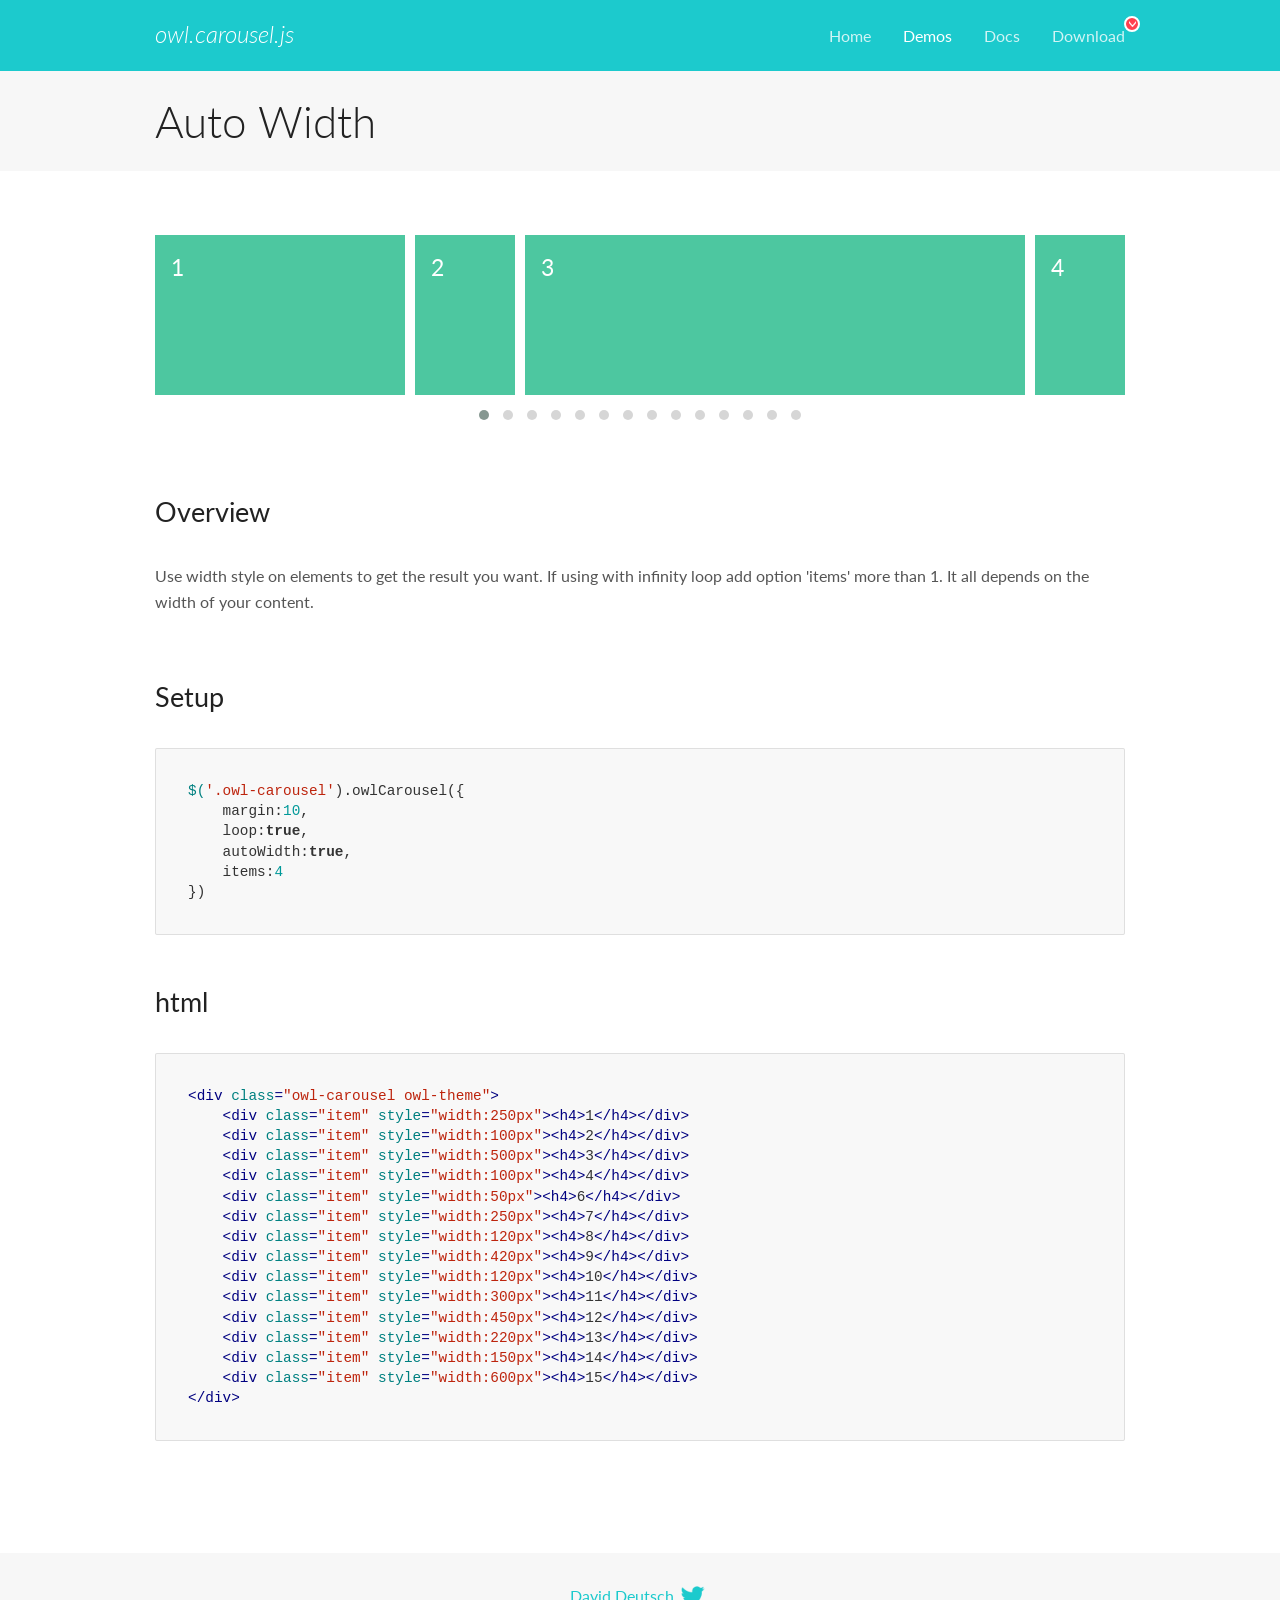
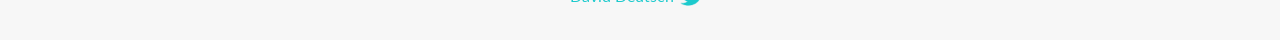
<file: Assets/owl/OwlCarousel2-2.3.4/docs/demos/autowidth.html>
<!DOCTYPE html>
<html lang="en">
  <head>

    <!-- head -->
    <meta charset="utf-8">
    <meta name="msapplication-tap-highlight" content="no" />
    <meta name="viewport" content="width=device-width, initial-scale=1.0" />
    <meta name="description" content="Auto Width">
    <meta name="author" content="David Deutsch">
    <title>
      Auto Width Demo | Owl Carousel | 2.3.4
    </title>

    <!-- Stylesheets -->
    <link href='https://fonts.googleapis.com/css?family=Lato:300,400,700,400italic,300italic' rel='stylesheet' type='text/css'>
    <link rel="stylesheet" href="../assets/css/docs.theme.min.css">

    <!-- Owl Stylesheets -->
    <link rel="stylesheet" href="../assets/owlcarousel/assets/owl.carousel.min.css">
    <link rel="stylesheet" href="../assets/owlcarousel/assets/owl.theme.default.min.css">

    <!-- HTML5 shim and Respond.js IE8 support of HTML5 elements and media queries -->

    <!--[if lt IE 9]>
      <script src="https://oss.maxcdn.com/libs/html5shiv/3.7.0/html5shiv.js"></script>
      <script src="https://oss.maxcdn.com/libs/respond.js/1.3.0/respond.min.js"></script>
    <![endif]-->

    <!-- Favicons -->
    <link rel="apple-touch-icon-precomposed" sizes="144x144" href="../assets/ico/apple-touch-icon-144-precomposed.png">
    <link rel="shortcut icon" href="../assets/ico/favicon.png">
    <link rel="shortcut icon" href="favicon.ico">

    <!-- Yeah i know js should not be in header. Its required for demos.-->

    <!-- javascript -->
    <script src="../assets/vendors/jquery.min.js"></script>
    <script src="../assets/owlcarousel/owl.carousel.js"></script>
  </head>
  <body>

    <!-- header -->
    <header class="header">
      <div class="row">
        <div class="large-12 columns">
          <div class="brand left">
            <h3>
              <a href="/OwlCarousel2/">owl.carousel.js</a> 
            </h3>
          </div>
          <a id="toggle-nav" class="right">
            <span></span> <span></span> <span></span> 
          </a> 
          <div class="nav-bar">
            <ul class="clearfix">
              <li> <a href="/OwlCarousel2/index.html">Home</a>  </li>
              <li class="active">
                <a href="/OwlCarousel2/demos/demos.html">Demos</a> 
              </li>
              <li> <a href="/OwlCarousel2/docs/started-welcome.html">Docs</a>  </li>
              <li>
                <a href="https://github.com/OwlCarousel2/OwlCarousel2/archive/2.3.4.zip">Download</a> 
                <span class="download"></span> 
              </li>
            </ul>
          </div>
        </div>
      </div>
    </header>

    <!-- title -->
    <section class="title">
      <div class="row">
        <div class="large-12 columns">
          <h1>Auto Width</h1>
        </div>
      </div>
    </section>

    <!--  Demos -->
    <section id="demos">
      <div class="row">
        <div class="large-12 columns">
          <div class="owl-carousel owl-theme">
            <div class="item" style="width:250px">
              <h4>1</h4>
            </div>
            <div class="item" style="width:100px">
              <h4>2</h4>
            </div>
            <div class="item" style="width:500px">
              <h4>3</h4>
            </div>
            <div class="item" style="width:100px">
              <h4>4</h4>
            </div>
            <div class="item" style="width:50px">
              <h4>6</h4>
            </div>
            <div class="item" style="width:250px">
              <h4>7</h4>
            </div>
            <div class="item" style="width:120px">
              <h4>8</h4>
            </div>
            <div class="item" style="width:420px">
              <h4>9</h4>
            </div>
            <div class="item" style="width:120px">
              <h4>10</h4>
            </div>
            <div class="item" style="width:300px">
              <h4>11</h4>
            </div>
            <div class="item" style="width:450px">
              <h4>12</h4>
            </div>
            <div class="item" style="width:220px">
              <h4>13</h4>
            </div>
            <div class="item" style="width:150px">
              <h4>14</h4>
            </div>
            <div class="item" style="width:600px">
              <h4>15</h4>
            </div>
          </div>
          <h3 id="overview">Overview</h3>
          <p>Use width style on elements to get the result you want. If using with infinity loop add option &#39;items&#39; more than 1. It all depends on the width of your content.</p>
          <h3 id="setup">Setup</h3>
          <pre><code>$(&#39;.owl-carousel&#39;).owlCarousel({
    margin:10,
    loop:true,
    autoWidth:true,
    items:4
})</code></pre>
          <h3 id="html">html</h3>
          <pre><code>&lt;div class=&quot;owl-carousel owl-theme&quot;&gt;
    &lt;div class=&quot;item&quot; style=&quot;width:250px&quot;&gt;&lt;h4&gt;1&lt;/h4&gt;&lt;/div&gt;
    &lt;div class=&quot;item&quot; style=&quot;width:100px&quot;&gt;&lt;h4&gt;2&lt;/h4&gt;&lt;/div&gt;
    &lt;div class=&quot;item&quot; style=&quot;width:500px&quot;&gt;&lt;h4&gt;3&lt;/h4&gt;&lt;/div&gt;
    &lt;div class=&quot;item&quot; style=&quot;width:100px&quot;&gt;&lt;h4&gt;4&lt;/h4&gt;&lt;/div&gt;
    &lt;div class=&quot;item&quot; style=&quot;width:50px&quot;&gt;&lt;h4&gt;6&lt;/h4&gt;&lt;/div&gt;
    &lt;div class=&quot;item&quot; style=&quot;width:250px&quot;&gt;&lt;h4&gt;7&lt;/h4&gt;&lt;/div&gt;
    &lt;div class=&quot;item&quot; style=&quot;width:120px&quot;&gt;&lt;h4&gt;8&lt;/h4&gt;&lt;/div&gt;
    &lt;div class=&quot;item&quot; style=&quot;width:420px&quot;&gt;&lt;h4&gt;9&lt;/h4&gt;&lt;/div&gt;
    &lt;div class=&quot;item&quot; style=&quot;width:120px&quot;&gt;&lt;h4&gt;10&lt;/h4&gt;&lt;/div&gt;
    &lt;div class=&quot;item&quot; style=&quot;width:300px&quot;&gt;&lt;h4&gt;11&lt;/h4&gt;&lt;/div&gt;
    &lt;div class=&quot;item&quot; style=&quot;width:450px&quot;&gt;&lt;h4&gt;12&lt;/h4&gt;&lt;/div&gt;
    &lt;div class=&quot;item&quot; style=&quot;width:220px&quot;&gt;&lt;h4&gt;13&lt;/h4&gt;&lt;/div&gt;
    &lt;div class=&quot;item&quot; style=&quot;width:150px&quot;&gt;&lt;h4&gt;14&lt;/h4&gt;&lt;/div&gt;
    &lt;div class=&quot;item&quot; style=&quot;width:600px&quot;&gt;&lt;h4&gt;15&lt;/h4&gt;&lt;/div&gt;
&lt;/div&gt;</code></pre>
          <script>
            $(document).ready(function() {
              $('.owl-carousel').owlCarousel({
                margin: 10,
                loop: true,
                autoWidth: true,
                items: 4
              })
            })
          </script>
        </div>
      </div>
    </section>

    <!-- footer -->
    <footer class="footer">
      <div class="row">
        <div class="large-12 columns">
          <h5>
            <a href="/OwlCarousel2/docs/support-contact.html">David Deutsch</a> 
            <a id="custom-tweet-button" href="https://twitter.com/share?url=https://github.com/OwlCarousel2/OwlCarousel2&text=Owl Carousel - This is so awesome! " target="_blank"></a> 
          </h5>
        </div>
      </div>
    </footer>

    <!-- vendors -->
    <script src="../assets/vendors/highlight.js"></script>
    <script src="../assets/js/app.js"></script>
  </body>
</html>
</file>
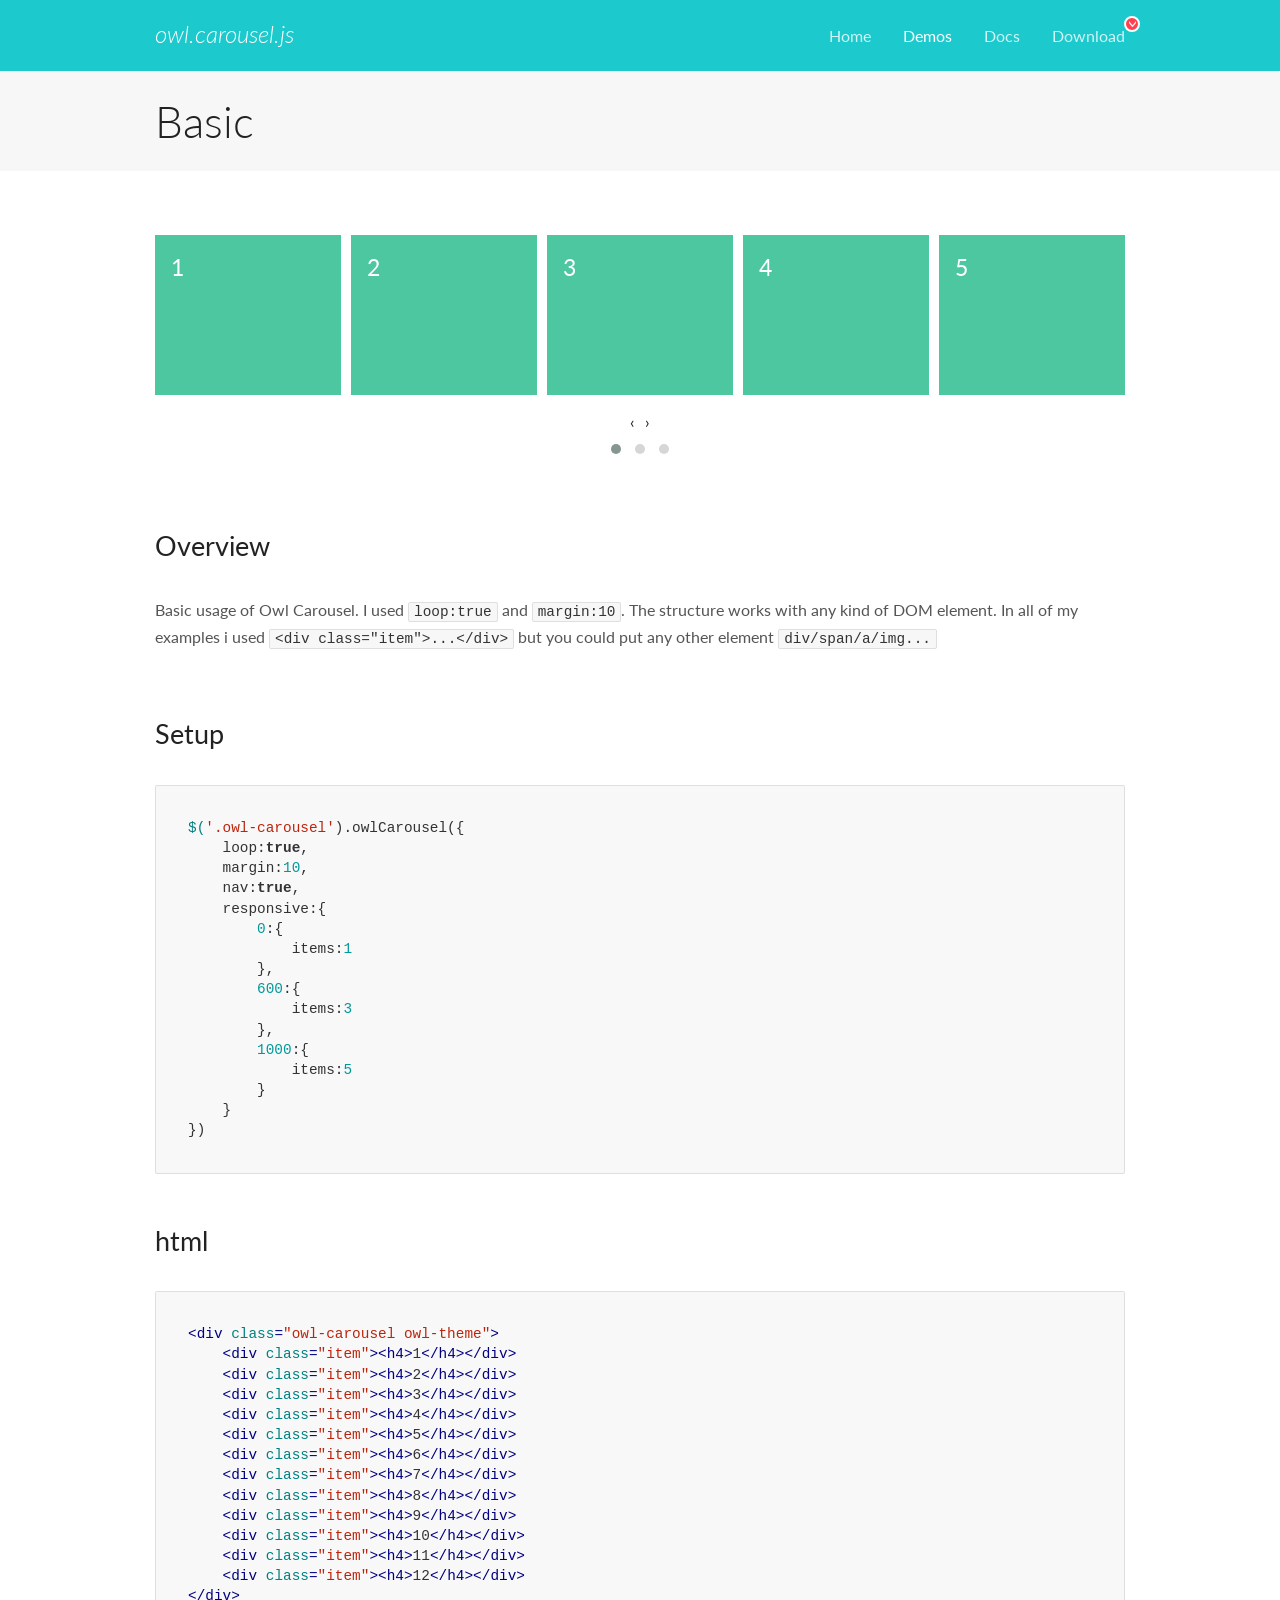
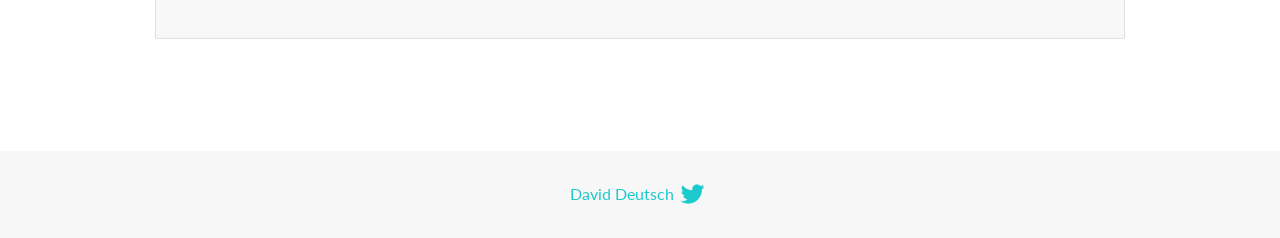
<file: Assets/owl/OwlCarousel2-2.3.4/docs/demos/basic.html>
<!DOCTYPE html>
<html lang="en">
  <head>

    <!-- head -->
    <meta charset="utf-8">
    <meta name="msapplication-tap-highlight" content="no" />
    <meta name="viewport" content="width=device-width, initial-scale=1.0" />
    <meta name="description" content="Basic usage demo">
    <meta name="author" content="David Deutsch">
    <title>
      Basic Demo | Owl Carousel | 2.3.4
    </title>

    <!-- Stylesheets -->
    <link href='https://fonts.googleapis.com/css?family=Lato:300,400,700,400italic,300italic' rel='stylesheet' type='text/css'>
    <link rel="stylesheet" href="../assets/css/docs.theme.min.css">

    <!-- Owl Stylesheets -->
    <link rel="stylesheet" href="../assets/owlcarousel/assets/owl.carousel.min.css">
    <link rel="stylesheet" href="../assets/owlcarousel/assets/owl.theme.default.min.css">

    <!-- HTML5 shim and Respond.js IE8 support of HTML5 elements and media queries -->

    <!--[if lt IE 9]>
      <script src="https://oss.maxcdn.com/libs/html5shiv/3.7.0/html5shiv.js"></script>
      <script src="https://oss.maxcdn.com/libs/respond.js/1.3.0/respond.min.js"></script>
    <![endif]-->

    <!-- Favicons -->
    <link rel="apple-touch-icon-precomposed" sizes="144x144" href="../assets/ico/apple-touch-icon-144-precomposed.png">
    <link rel="shortcut icon" href="../assets/ico/favicon.png">
    <link rel="shortcut icon" href="favicon.ico">

    <!-- Yeah i know js should not be in header. Its required for demos.-->

    <!-- javascript -->
    <script src="../assets/vendors/jquery.min.js"></script>
    <script src="../assets/owlcarousel/owl.carousel.js"></script>
  </head>
  <body>

    <!-- header -->
    <header class="header">
      <div class="row">
        <div class="large-12 columns">
          <div class="brand left">
            <h3>
              <a href="/OwlCarousel2/">owl.carousel.js</a> 
            </h3>
          </div>
          <a id="toggle-nav" class="right">
            <span></span> <span></span> <span></span> 
          </a> 
          <div class="nav-bar">
            <ul class="clearfix">
              <li> <a href="/OwlCarousel2/index.html">Home</a>  </li>
              <li class="active">
                <a href="/OwlCarousel2/demos/demos.html">Demos</a> 
              </li>
              <li> <a href="/OwlCarousel2/docs/started-welcome.html">Docs</a>  </li>
              <li>
                <a href="https://github.com/OwlCarousel2/OwlCarousel2/archive/2.3.4.zip">Download</a> 
                <span class="download"></span> 
              </li>
            </ul>
          </div>
        </div>
      </div>
    </header>

    <!-- title -->
    <section class="title">
      <div class="row">
        <div class="large-12 columns">
          <h1>Basic</h1>
        </div>
      </div>
    </section>

    <!--  Demos -->
    <section id="demos">
      <div class="row">
        <div class="large-12 columns">
          <div class="owl-carousel owl-theme">
            <div class="item">
              <h4>1</h4>
            </div>
            <div class="item">
              <h4>2</h4>
            </div>
            <div class="item">
              <h4>3</h4>
            </div>
            <div class="item">
              <h4>4</h4>
            </div>
            <div class="item">
              <h4>5</h4>
            </div>
            <div class="item">
              <h4>6</h4>
            </div>
            <div class="item">
              <h4>7</h4>
            </div>
            <div class="item">
              <h4>8</h4>
            </div>
            <div class="item">
              <h4>9</h4>
            </div>
            <div class="item">
              <h4>10</h4>
            </div>
            <div class="item">
              <h4>11</h4>
            </div>
            <div class="item">
              <h4>12</h4>
            </div>
          </div>
          <h3 id="overview">Overview</h3>
          <p>Basic usage of Owl Carousel. I used <code>loop:true</code> and <code>margin:10</code>. The structure works with any kind of DOM element. In all of my examples i used <code>&lt;div class=&quot;item&quot;&gt;...&lt;/div&gt;</code> but you could
            put any other element <code>div/span/a/img...</code></p>
          <h3 id="setup">Setup</h3>
          <pre><code>$(&#39;.owl-carousel&#39;).owlCarousel({
    loop:true,
    margin:10,
    nav:true,
    responsive:{
        0:{
            items:1
        },
        600:{
            items:3
        },
        1000:{
            items:5
        }
    }
})</code></pre>
          <h3 id="html">html</h3>
          <pre><code>&lt;div class=&quot;owl-carousel owl-theme&quot;&gt;
    &lt;div class=&quot;item&quot;&gt;&lt;h4&gt;1&lt;/h4&gt;&lt;/div&gt;
    &lt;div class=&quot;item&quot;&gt;&lt;h4&gt;2&lt;/h4&gt;&lt;/div&gt;
    &lt;div class=&quot;item&quot;&gt;&lt;h4&gt;3&lt;/h4&gt;&lt;/div&gt;
    &lt;div class=&quot;item&quot;&gt;&lt;h4&gt;4&lt;/h4&gt;&lt;/div&gt;
    &lt;div class=&quot;item&quot;&gt;&lt;h4&gt;5&lt;/h4&gt;&lt;/div&gt;
    &lt;div class=&quot;item&quot;&gt;&lt;h4&gt;6&lt;/h4&gt;&lt;/div&gt;
    &lt;div class=&quot;item&quot;&gt;&lt;h4&gt;7&lt;/h4&gt;&lt;/div&gt;
    &lt;div class=&quot;item&quot;&gt;&lt;h4&gt;8&lt;/h4&gt;&lt;/div&gt;
    &lt;div class=&quot;item&quot;&gt;&lt;h4&gt;9&lt;/h4&gt;&lt;/div&gt;
    &lt;div class=&quot;item&quot;&gt;&lt;h4&gt;10&lt;/h4&gt;&lt;/div&gt;
    &lt;div class=&quot;item&quot;&gt;&lt;h4&gt;11&lt;/h4&gt;&lt;/div&gt;
    &lt;div class=&quot;item&quot;&gt;&lt;h4&gt;12&lt;/h4&gt;&lt;/div&gt;
&lt;/div&gt;</code></pre>
          <script>
            $(document).ready(function() {
              var owl = $('.owl-carousel');
              owl.owlCarousel({
                margin: 10,
                nav: true,
                loop: true,
                responsive: {
                  0: {
                    items: 1
                  },
                  600: {
                    items: 3
                  },
                  1000: {
                    items: 5
                  }
                }
              })
            })
          </script>
        </div>
      </div>
    </section>

    <!-- footer -->
    <footer class="footer">
      <div class="row">
        <div class="large-12 columns">
          <h5>
            <a href="/OwlCarousel2/docs/support-contact.html">David Deutsch</a> 
            <a id="custom-tweet-button" href="https://twitter.com/share?url=https://github.com/OwlCarousel2/OwlCarousel2&text=Owl Carousel - This is so awesome! " target="_blank"></a> 
          </h5>
        </div>
      </div>
    </footer>

    <!-- vendors -->
    <script src="../assets/vendors/highlight.js"></script>
    <script src="../assets/js/app.js"></script>
  </body>
</html>
</file>
<file: css/index.css>
* {
  padding: 0;
  margin: 0;
  box-sizing: border-box;
}

html,
body {
  width: 100%;
  height: 100%;
}

ul {
  margin: 0;
}

/* Color root */
:root {
  --bgOrange: #F1641E;
  --bgDarkBlue: #122868;
  --whiteColor: #ffffff;
  --blackColor: #000000;
  --textGray: #757575;
  --textBLack: #222222;
  --bgYellowLight: #FFFBD8;
  --bgBlueLight: #3B67D9;
  --bgBlueDark: #2638C0;
  --bgSky: #CCEBFF;
}

/*  btn  */
.btn1 {
  background-color: transparent;
  color: var(--blackColor);
  border: none;
  transition: 0.1s linear;
  padding: 5px 10px;
}

.btn1:hover {
  background-color: rgb(224, 224, 224);
  border-radius: 20px;
  color: var(--blackColor);
}

/*  */
/* start header styling */
.flag img {
  height: 25px;
  border-radius: 50%;
  border: 3px solid var(--blackColor);
}

.popover.fade.show.bs-popover-bottom {
  border: 0;

}

.popover {
  background-color: transparent !important;
}

.popover-body {
  background-color: rgb(2, 2, 103) !important;
  color: var(--whiteColor);
  border: 0;
  border-radius: 10px;
  margin-top: 0.5rem;
  padding: 0.5rem 1rem;

}

.bs-popover-bottom>.popover-arrow::before {
  border-bottom-color: rgb(2, 2, 103) !important;
  margin-top: 0.5rem;
  border-width: 0 .5rem .5rem .5rem;
}

.bs-popover-bottom>.popover-arrow::after {
  border-bottom-color: rgb(2, 2, 103) !important;
  margin-top: 0.5rem;
  border-width: 0 .5rem .5rem .5rem;
}

.dropdown-menu {
  margin-top: 1.4rem !important;
  max-height: 400px;
  overflow-y: scroll;
}

.wt-text-heading {
  font-weight: 300;
  text-align: center;
  font-size: 31.01px;
  line-height: 1.1;
  letter-spacing: .46515px;
  margin-top: 11px;
}

/* end header styling */




/* start special section styling */
#special-section {
  width: 100%;
  height: auto;
  padding: 1.5rem 0;
}


#special-section .special-img-card:hover,
img {

  transform: scale(1.1);
  /* box-shadow: rgba(0, 0, 0, 0.35) 0px 5px 15px; */
  transition: 0.2s linear;

}

#special-section .special-img-card:hover .line {
  height: 2px;
  width: 100%;
  background-color: black;
  transition: 0.2s linear;
}

/* end special section styling */

/* start search section styling */
#search-section .card-img:hover {
  box-shadow: rgba(0, 0, 0, 0.24) 0px 2px 4px;
  transition: 0.1s linear;
}

#search-section .card-img {
  border-radius: 12px;
  overflow: hidden;
  background: var(--clg-color-sem-background-elevation-0, #FFFFFF);

}

/* end search section styling */


/* start shift section styling */
#shift-section {
  margin-top: 6%;
}

.card-image {
  width: 100%;
}

.card-image h3 {
  margin-bottom: 3%;
}

.card-img img {
  width: 100%;
}

.card-img a {
  color: black;
  text-align: center;
  justify-content: center;
  text-decoration: none;
}

.card-img1 {
  border-radius: 12px;
  overflow: hidden;
  background: var(--clg-color-sem-background-elevation-0, #FFFFFF);
  border: 1px solid black;
}

.card-img1 img {
  width: 100%;
  margin-bottom: 10%;

}

.card-img-div {
  position: relative;
  top: 0;
  left: 0;
}

.card-img-div .fa-heart {
  position: absolute;
  top: 3%;
  right: 5%;
  width: 30px;
  height: 30px;
  display: flex;
  justify-content: center;
  align-items: center;
  box-shadow: rgb(38, 57, 77) 0px 20px 30px -10px;
  border-radius: 50px;
  color: var(--blackColor);
  font-size: 1rem;
  background-color: var(--whiteColor);
}

.card-img-div .fa-camera {
  position: absolute;
  top: 10%;
  right: 5%;
  width: 30px;
  height: 30px;
  display: flex;
  justify-content: center;
  align-items: center;
  box-shadow: rgb(38, 57, 77) 0px 20px 30px -10px;
  border-radius: 50px;
  color: var(--blackColor);
  font-size: 1rem;
  display: none;
  background-color: var(--whiteColor);

}

.card-img-div .fa-ellipsis {
  position: absolute;
  top: 17%;
  right: 5%;
  width: 30px;
  height: 30px;
  display: flex;
  justify-content: center;
  align-items: center;
  box-shadow: rgb(38, 57, 77) 0px 20px 30px -10px;
  border-radius: 50px;
  color: var(--blackColor);
  font-size: 1rem;
  display: none;
  background-color: var(--whiteColor);

}

.fa-camera:hover~.fa-ellipsis {
  transform: scale(1.1);
  box-shadow: rgba(0, 0, 0, 0.35) 0px 5px 15px;
  transition: 0.2s linear;
  display: flex;
}

.card-img-div:hover .fa-camera {
  /* transform: scale(1.1); */
  box-shadow: rgba(0, 0, 0, 0.35) 0px 5px 15px;
  transition: 0.5s linear;
  display: flex;

}

.fa-heart:hover {
  /* transform: scale(1.1); */
  /* box-shadow: rgba(0, 0, 0, 0.35) 0px 5px 15px; */
  transition: 0.5s linear;
}

.card-img1:hover {
  /* transform: scale(1.1); */
  box-shadow: rgba(0, 0, 0, 0.25) 0px 54px 55px, rgba(0, 0, 0, 0.12) 0px -12px 30px, rgba(0, 0, 0, 0.12) 0px 4px 6px, rgba(0, 0, 0, 0.17) 0px 12px 13px, rgba(0, 0, 0, 0.09) 0px -3px 5px;
  transition: 0.5s linear;
}

.card-img1 a {
  color: black;
  text-align: center;
  justify-content: center;
  text-decoration: none;
}

.text-1 {
  margin-top: 60%;
}

.textbox {
  margin-top: 10%;
}

.textbox input {
  width: 90%;
  padding: 3%;
  border: 3px solid black;
  border-radius: 50px;
  text-align: center;
  justify-content: center;
}

/* end shift section styling */



/*terminal-section styling*/
#terminal-section {
  background-color: #FFFBD8;
  padding: 4rem 0;
}

.accordion-body {
  background-color: #FFFBD8;
  border: 0;
}

.accordion-item {
  background-color: #FFFBD8;
  border: 0;
}

.accordion-button:focus {
  border-color: transparent !important;
  border-color: #86b7fe;
  outline: 0;
}

.accordion-button:not(.collapsed) {
  border-color: transparent !important;
  border-color: #FFFBD8 !important;
  box-shadow: none !important;
  outline: 0;
}

/* end terminal-section styling*/





/* start footer styling */
/*nike-section stylin*/
#nike-section {
  background-color: #CCEBFF;
  height: max-content;

}

.textbox1 input {
  border-radius: 50px;
  padding: 12px;
  border: 1px solid grey;
  width: 50%;
  margin-top: 1%;
}

#sub {
  border-radius: 50px;
  padding: 12px;
  border: none;
  width: 200px;


}

/* end nike-section stylin*/



/*dreame-section stylin*/
#dreame-section {
  background-color: #3B67D9;

}

/* end dreame-section stylin*/
#footer-nav {
  background-color: var(--bgBlueDark);
  width: 100%;
  height: 100%;
}

#footer-nav .footer-left-nav-div {
  background-color: var(--bgDarkBlue);
  padding: 5rem;
  display: flex;
  align-items: center;
  justify-content: center;

}

#footer-nav .footer-left-nav-div .logo-div {
  background-color: var(--bgOrange);
  color: white;
  width: 100px;
  border-radius: 5px;
  margin: auto;
  font-size: 2rem;
  display: flex;
  justify-content: center;
  align-items: center;
  padding: 1.5rem 0;
  font-family: Cambria, Cochin, Georgia, Times, 'Times New Roman', serif;
  font-weight: 600;
}

#footer-nav .footer-left-nav-div .btn {
  background-color: var(--bgBlueLight);
  color: white;
  border-radius: 30px;
  padding: 8px 12px;
  font-size: 1.4rem;
  margin-top: 1rem;
}

.div-footer-nav li {
  list-style-type: none;
  padding-bottom: 7%;
  font-size: 14px;
}

.div-footer-nav li span {
  font-size: 12.99px;
}

.div-footer-nav li span:hover {
  text-decoration-line: underline;
  text-decoration-thickness: 1px;
  text-underline-position: under;
}

.privaacy {
  display: flex;

}

.privaacy i {
  display: flex;
  align-items: center;
  justify-content: center;
  width: 35px;
  height: 35px;
  font-size: 18px;
  border-radius: 50%;
  transition: 0.5s linear;

}

.privaacy i:hover {
  background-color: #d0d0d031;
  transition: 0.5s linear;
}

.privaacy i {
  width: 35px;
  height: 35px;

  font-size: 18px;
  border-radius: 50%;
  transition: 0.5s linear;

}

/*Assets-section styling*/
#Assets-section {
  background-color: var(--blackColor);
  padding: 1rem 0;
  height: auto;
  width: 100%;

}

#Assets-section .jods-div {
  padding: 10px 20px;
  border-radius: 30px;
  width: max-content;
  transition: all 0.1s var(--bezier);
}

#Assets-section .jods-div:hover {
  background-color: #d0d0d031;
  border-radius: 30px;
  padding: 10px 20px;
  transition: all 0.1s var(--bezier);
}

/* end footer styling */





/* end Assets-section styling*/

/* ================================== */
/* media query csss */
/* ================================== */
@media screen and (max-width: 1200px) {}

@media screen and (max-width: 992px) {
  .last-nvbar {
    display: none;
  }
  .card{
   margin: 1.5rem 0 0 0;
  }
}

@media screen and (max-width: 768px) {}

@media screen and (max-width: 568px) {}

/* ================================== */
/* media query csss */
/* ================================== */
</file>
<file: css/Back-to-school.css>
* {
  padding: 0;
  margin: 0;
  box-sizing: border-box;
}

html,
body {
  width: 100%;
  height: 100%;
}

ul {
  margin: 0;
}

/* Color root */
:root {
  --bgOrange: #F1641E;
  --bgDarkBlue: #122868;
  --bgCardYellow: #fdd95e;
  --bgCardPurple: #8c8af0;
  --bgCardDarkGreen: #034927;
  --bgCardLightGreen: #21b55a;
  --whiteColor: #ffffff;
  --blackColor: #000000;
  --bglightGray: #d7d7d7f4;
  --textGray: #757575;
  --textBLack: #222222;
  --bgYellowLight: #FFFBD8;
  --bgBlueLight: #3B67D9;
  --bgBlueDark: #2638C0;
  --bgSky: #CCEBFF;
}
.m-hover{
  margin-left: 0px;
  cursor: pointer;
  transition: all 0.2s ease-out;
}
.m-hover-div:hover .m-hover{
  margin-left: 5px;
}





/*  btn  */
.btn1 {
  background-color: transparent;
  color: var(--blackColor);
  border: none;
  transition: 0.1s linear;
  padding: 5px 10px;
}

.btn1:hover {
  background-color: rgb(224, 224, 224);
  border-radius: 20px;
  color: var(--blackColor);
}

/*  */
/* start header styling */
.flag img {
  height: 25px;
  border-radius: 50%;
  border: 3px solid var(--blackColor);
}

.popover.fade.show.bs-popover-bottom {
  border: 0;

}

.popover {
  background-color: transparent !important;
}

.popover-body {
  background-color: rgb(2, 2, 103) !important;
  color: var(--whiteColor);
  border: 0;
  border-radius: 10px;
  margin-top: 0.5rem;
  padding: 0.5rem 1rem;

}

.bs-popover-bottom>.popover-arrow::before {
  border-bottom-color: rgb(2, 2, 103) !important;
  margin-top: 0.5rem;
  border-width: 0 .5rem .5rem .5rem;
}

.bs-popover-bottom>.popover-arrow::after {
  border-bottom-color: rgb(2, 2, 103) !important;
  margin-top: 0.5rem;
  border-width: 0 .5rem .5rem .5rem;
}

.dropdown-menu {
  margin-top: 1.4rem !important;
  max-height: 400px;
  overflow-y: scroll;
}

.wt-text-heading {
  font-weight: 300;
  text-align: center;
  font-size: 31.01px;
  line-height: 1.1;
  letter-spacing: .46515px;
  margin-top: 11px;
}

/* end header styling */

/*gift-nav-section section*/
#gift-nav-section {
  padding: 2rem 0;
}

.main {
  width: 100%;
  position: relative;
}

.main h2 {
  letter-spacing: 1px;
  font-size: 2.3rem;
  font-weight: 400;
  height: 57px;
  position: relative;
  display: inline-block;
  vertical-align: top;
}

/*gift-nav-section section*/


/*Welldecor-section start*/
#Welldecor-section {
  width: 100%;

}


.overlay h1 {
  text-align: center;
  padding-top: 2rem;
}

.overlay h5 {
  text-align: center;
  padding-top: 1rem;
}

.overlay h6 {
  text-align: center;
  padding-top: 0;
}

.card {
  position: relative;
  display: flex;
  flex-direction: column;
  min-width: 0;
  word-wrap: break-word;
  /* background-color: #fff; */
  background-clip: border-box;
  border: 1px solid rgba(0, 0, 0, .125);
  border-radius: .25rem;
}

/*Welldecor-section end*/



/*Highlights-section section*/
/* .card:hover{
  box-shadow: rgba(0, 0, 0, 0.12) 0px 2px 4px;
  transition: 0.1s linear;
 } */
.card-image {
  width: 100%;
}

.card-image h3 {
  margin-bottom: 3%;
}

.card img {
  width: 100%;
}

.card a {
  color: black;
  text-align: center;
  justify-content: center;
  text-decoration: none;
}

.card {
  overflow: hidden;
  background: var(--clg-color-sem-background-elevation-0, #FFFFFF);
}

.card img {
  width: 100%;

}

.card{
  position: relative;
  top: 0;
  left: 0;
}

.card .fa-heart {
  position: absolute;
  top: 3%;
  right: 5%;
  width: 30px;
  height: 30px;
  display: flex;
  justify-content: center;
  align-items: center;
  box-shadow: rgb(38, 57, 77) 0px 20px 30px -10px;
  border-radius: 50px;
  color: var(--blackColor);
  font-size: 1rem;
  /* display: none; */
  background-color: var(--whiteColor);
}

.card .fa-camera {
  position: absolute;
  top: 17%;
  right: 5%;
  width: 30px;
  height: 30px;
  display: flex;
  justify-content: center;
  align-items: center;
  box-shadow: rgb(38, 57, 77) 0px 20px 30px -10px;
  border-radius: 50px;
  color: var(--blackColor);
  font-size: 1rem;
  display: none;
  background-color: var(--whiteColor);

}

.card .fa-ellipsis {
  position: absolute;
  top: 32%;
  right: 5%;
  width: 30px;
  height: 30px;
  display: flex;
  justify-content: center;
  align-items: center;
  box-shadow: rgb(38, 57, 77) 0px 20px 30px -10px;
  border-radius: 50px;
  color: var(--blackColor);
  font-size: 1rem;
  display: none;
  background-color: var(--whiteColor);

}

.fa-camera:hover~.fa-ellipsis {
  transform: scale(1.1);
  box-shadow: rgba(0, 0, 0, 0.35) 0px 5px 15px;
  transition: 0.2s linear;
  display: flex;
}

.card:hover .fa-camera {
  /* transform: scale(1.1); */
  box-shadow: rgba(0, 0, 0, 0.35) 0px 5px 15px;
  transition: 0.5s linear;
  display: flex;

}

.fa-heart:hover {
  /* transform: scale(1.1); */
  box-shadow: rgba(0, 0, 0, 0.35) 0px 5px 15px;
  transition: 0.5s linear;
  display: flex;
}
#Highlights-section p{
  margin: 0 !important;
}
.btn-primary {
  color: #080707;
  background-color: #dbdcdd;
  border-color: #dcddde;
  margin-left: 44%;
  margin-top: 5%;
  border-radius: 50px;
  width: 9%;
  height: 42px;
}

/*Highlights-section end section*/


/*Shops-section section*/
#Shops-section p{
  margin: 0 !important; 
}
/*Shops-section end section*/

/*Supplies-section*/
#Supplies-section p{
  margin: 0 !important;
}
/*Supplies-section end*/







/* start footer styling */
/*nike-section stylin*/
#nike-section {

  background-color: #CCEBFF;
  height: max-content;

}

.textbox1 input {
  border-radius: 50px;
  padding: 12px;
  border: 1px solid grey;
  width: 50%;
  margin-top: 1%;
}

#sub {
  border-radius: 50px;
  padding: 12px;
  border: none;
  width: 200px;


}

/* end nike-section stylin*/



/*dreame-section stylin*/
#dreame-section {
  background-color: #3B67D9;

}

/* end dreame-section stylin*/
#footer-nav {
  background-color: var(--bgBlueDark);
  width: 100%;
  height: 100%;
}

#footer-nav .footer-left-nav-div {
  background-color: var(--bgDarkBlue);
  padding: 5rem;
  display: flex;
  align-items: center;
  justify-content: center;

}

#footer-nav .footer-left-nav-div .logo-div {
  background-color: var(--bgOrange);
  color: white;
  width: 100px;
  border-radius: 5px;
  margin: auto;
  font-size: 2rem;
  display: flex;
  justify-content: center;
  align-items: center;
  padding: 1.5rem 0;
  font-family: Cambria, Cochin, Georgia, Times, 'Times New Roman', serif;
  font-weight: 600;
}

#footer-nav .footer-left-nav-div .btn {
  background-color: var(--bgBlueLight);
  color: white;
  border-radius: 30px;
  padding: 8px 12px;
  font-size: 1.4rem;
  margin-top: 1rem;
}

.div-footer-nav li {
  list-style-type: none;
  padding-bottom: 7%;
  font-size: 14px;
}

.div-footer-nav li span {
  font-size: 12.99px;
}

.div-footer-nav li span:hover {
  text-decoration-line: underline;
  text-decoration-thickness: 1px;
  text-underline-position: under;
}

.privaacy {
  display: flex;

}

.privaacy i {
  display: flex;
  align-items: center;
  justify-content: center;
  width: 35px;
  height: 35px;
  font-size: 18px;
  border-radius: 50%;
  transition: 0.5s linear;

}

.privaacy i:hover {
  background-color: #d0d0d031;
  transition: 0.5s linear;
}

.privaacy i {
  width: 35px;
  height: 35px;

  font-size: 18px;
  border-radius: 50%;
  transition: 0.5s linear;

}

/*Assets-section styling*/
#Assets-section {
  background-color: var(--blackColor);
  padding: 1rem 0;
  height: auto;
  width: 100%;

}

#Assets-section .jods-div {
  padding: 10px 20px;
  border-radius: 30px;
  width: max-content;
  transition: all 0.1s var(--bezier);
}

#Assets-section .jods-div:hover {
  background-color: #d0d0d031;
  border-radius: 30px;
  padding: 10px 20px;
  transition: all 0.1s var(--bezier);
}

/* end footer styling */

/* ================================== */
/* media query csss */
/* ================================== */
@media screen and (max-width: 1200px) {}


@media screen and (max-width: 992px) {

  .last-nvbar {
    display: none;
  }

}

/* media query for tablet */
@media screen and (max-width: 768px) {}

/* media query for mobile */
@media screen and (max-width: 568px) {
  .main h2 {
    font-size: 1.3rem;
  }
  #Welldecor-section .container-fluid .overlay{
   display: none;
  }


}

/* ================================== */
/* media query csss */
/* ================================== */
</file>
<file: css/Etsy-Registry.css>
* {
    padding: 0;
    margin: 0;
    box-sizing: border-box;
}

html,
body {
    width: 100%;
    height: 100%;
}

ul {
    margin: 0;
}

/* Color root */
:root {
    --bgOrange: #F1641E;
    --bgDarkBlue: #122868;
    --bgCardYellow: #fdd95e;
    --bgCardPurple: #8c8af0;
    --bgCardDarkGreen: #034927;
    --bgCardLightGreen: #21b55a;
    --whiteColor: #ffffff;
    --blackColor: #000000;
    --bglightGray: #d7d7d7f4;
    --textGray: #757575;
    --textBLack: #222222;
    --bgYellowLight: #FFFBD8;
    --bgBlueLight: #3B67D9;
    --bgBlueDark: #2638C0;
    --bgSky: #CCEBFF;
}

.m-hover {
    margin-left: 0px;
    cursor: pointer;
    transition: all 0.2s ease-out;
}

.m-hover-div:hover .m-hover {
    margin-left: 5px;
}





/*  btn  */
.btn1 {
    background-color: transparent;
    color: var(--blackColor);
    border: none;
    transition: 0.1s linear;
    padding: 5px 10px;
}

.btn1:hover {
    background-color: rgb(224, 224, 224);
    border-radius: 20px;
    color: var(--blackColor);
}

/*  */
/* start header styling */
.flag img {
    height: 25px;
    border-radius: 50%;
    border: 3px solid var(--blackColor);
}

.popover.fade.show.bs-popover-bottom {
    border: 0;

}

.popover {
    background-color: transparent !important;
}

.popover-body {
    background-color: rgb(2, 2, 103) !important;
    color: var(--whiteColor);
    border: 0;
    border-radius: 10px;
    margin-top: 0.5rem;
    padding: 0.5rem 1rem;

}

.bs-popover-bottom>.popover-arrow::before {
    border-bottom-color: rgb(2, 2, 103) !important;
    margin-top: 0.5rem;
    border-width: 0 .5rem .5rem .5rem;
}

.bs-popover-bottom>.popover-arrow::after {
    border-bottom-color: rgb(2, 2, 103) !important;
    margin-top: 0.5rem;
    border-width: 0 .5rem .5rem .5rem;
}

.dropdown-menu {
    margin-top: 1.4rem !important;
    max-height: 400px;
    overflow-y: scroll;
}

.wt-text-heading {
    font-weight: 300;
    text-align: center;
    font-size: 31.01px;
    line-height: 1.1;
    letter-spacing: .46515px;
    margin-top: 11px;
}

/* end header styling */



/*Welldecor-section*/

#Welldecor-section {
    background-color: #1a3b38 !important;
    width: 100%;
    height: auto;
}

/*Welldecor-section end*/


/*absolute-section*/
#absolute-section {
    background-color: #fffbd8 !important;
    width: 100%;
    height: auto;
}

/*absolute-section end*/

/*gifting-section*/
#gifting-section .card:hover {
    box-shadow: rgba(0, 0, 0, 0.25) 0px 54px 55px, rgba(0, 0, 0, 0.12) 0px -12px 30px, rgba(0, 0, 0, 0.12) 0px 4px 6px, rgba(0, 0, 0, 0.17) 0px 12px 13px, rgba(0, 0, 0, 0.09) 0px -3px 5px;
    transition: 0.5s linear;
}

.card:hover {
    /* transform: scale(1.1); */
    box-shadow: rgba(0, 0, 0, 0.25) 0px 54px 55px, rgba(0, 0, 0, 0.12) 0px -12px 30px, rgba(0, 0, 0, 0.12) 0px 4px 6px, rgba(0, 0, 0, 0.17) 0px 12px 13px, rgba(0, 0, 0, 0.09) 0px -3px 5px;
    transition: 0.5s linear;
}

.card a {
    color: black;
    text-align: center;
    justify-content: center;
    text-decoration: none;
}

/*gifting-section end*/




/*Questions-section*/
.accordion-button:hover{
    background:rgb(227, 228, 228);
}
.accordion-flush .accordion-item .accordion-button{
    border-radius: 30px;
    margin-top: 2%;
}

/*Questions-section end*/




/*centre-section*/

a {
    color: #333333;

}

/*centre-section end*/












































/* start footer styling */
/*nike-section stylin*/
#nike-section {

    background-color: #CCEBFF;
    height: max-content;

}

.textbox1 input {
    border-radius: 50px;
    padding: 12px;
    border: 1px solid grey;
    width: 50%;
    margin-top: 1%;
}

#sub {
    border-radius: 50px;
    padding: 12px;
    border: none;
    width: 200px;


}

/* end nike-section stylin*/



/*dreame-section stylin*/
#dreame-section {
    background-color: #3B67D9;

}

/* end dreame-section stylin*/
#footer-nav {
    background-color: var(--bgBlueDark);
    width: 100%;
    height: 100%;
}

#footer-nav .footer-left-nav-div {
    background-color: var(--bgDarkBlue);
    padding: 5rem;
    display: flex;
    align-items: center;
    justify-content: center;

}

#footer-nav .footer-left-nav-div .logo-div {
    background-color: var(--bgOrange);
    color: white;
    width: 100px;
    border-radius: 5px;
    margin: auto;
    font-size: 2rem;
    display: flex;
    justify-content: center;
    align-items: center;
    padding: 1.5rem 0;
    font-family: Cambria, Cochin, Georgia, Times, 'Times New Roman', serif;
    font-weight: 600;
}

#footer-nav .footer-left-nav-div .btn {
    background-color: var(--bgBlueLight);
    color: white;
    border-radius: 30px;
    padding: 8px 12px;
    font-size: 1.4rem;
    margin-top: 1rem;
}

.div-footer-nav li {
    list-style-type: none;
    padding-bottom: 7%;
    font-size: 14px;
}

.div-footer-nav li span {
    font-size: 12.99px;
}

.div-footer-nav li span:hover {
    text-decoration-line: underline;
    text-decoration-thickness: 1px;
    text-underline-position: under;
}

.privaacy {
    display: flex;

}

.privaacy i {
    display: flex;
    align-items: center;
    justify-content: center;
    width: 35px;
    height: 35px;
    font-size: 18px;
    border-radius: 50%;
    transition: 0.5s linear;

}

.privaacy i:hover {
    background-color: #d0d0d031;
    transition: 0.5s linear;
}

.privaacy i {
    width: 35px;
    height: 35px;

    font-size: 18px;
    border-radius: 50%;
    transition: 0.5s linear;

}

/*Assets-section styling*/
#Assets-section {
    background-color: var(--blackColor);
    padding: 1rem 0;
    height: auto;
    width: 100%;

}

#Assets-section .jods-div {
    padding: 10px 20px;
    border-radius: 30px;
    width: max-content;
    transition: all 0.1s var(--bezier);
}

#Assets-section .jods-div:hover {
    background-color: #d0d0d031;
    border-radius: 30px;
    padding: 10px 20px;
    transition: all 0.1s var(--bezier);
}

/* end footer styling */

/* ================================== */
/* media query csss */
/* ================================== */
@media screen and (max-width: 1200px) {}


@media screen and (max-width: 992px) {

    .last-nvbar {
        display: none;
    }
    .Welldecor-section-row {
        gap: 20px;
    }

}

/* media query for tablet */
@media screen and (max-width: 768px) {
    .Welldecor-section-row {
        gap: 20px;
    }
}

/* media query for mobile */
@media screen and (max-width: 568px) {
    .main h2 {
        font-size: 1.3rem;
    }

    #Welldecor-section .container-fluid .overlay {
        display: none;
    }
    .Welldecor-section-row {
        gap: 20px;
    }


}

/* ================================== */
/* media query csss */
/* ================================== */
</file>
<file: css/Home-Favourites.css>
* {
    padding: 0;
    margin: 0;
    box-sizing: border-box;
  }
  
  html,
  body {
    width: 100%;
    height: 100%;
  }
  
  ul {
    margin: 0;
  }
  
  /* Color root */
  :root {
    --bgOrange: #F1641E;
    --bgDarkBlue: #122868;
    --bgCardYellow: #fdd95e;
    --bgCardPurple: #8c8af0;
    --bgCardDarkGreen: #034927;
    --bgCardLightGreen: #21b55a;
    --whiteColor: #ffffff;
    --blackColor: #000000;
    --bglightGray: #d7d7d7f4;
    --textGray: #757575;
    --textBLack: #222222;
    --bgYellowLight: #FFFBD8;
    --bgBlueLight: #3B67D9;
    --bgBlueDark: #2638C0;
    --bgSky: #CCEBFF;
  }
  .m-hover{
    margin-left: 0px;
    cursor: pointer;
    transition: all 0.2s ease-out;
  }
  .m-hover-div:hover .m-hover{
    margin-left: 5px;
  }
  
  
  
  
  
  /*  btn  */
  .btn1 {
    background-color: transparent;
    color: var(--blackColor);
    border: none;
    transition: 0.1s linear;
    padding: 5px 10px;
  }
  
  .btn1:hover {
    background-color: rgb(224, 224, 224);
    border-radius: 20px;
    color: var(--blackColor);
  }
  
  /*  */
  /* start header styling */
  .flag img {
    height: 25px;
    border-radius: 50%;
    border: 3px solid var(--blackColor);
  }
  
  .popover.fade.show.bs-popover-bottom {
    border: 0;
  
  }
  
  .popover {
    background-color: transparent !important;
  }
  
  .popover-body {
    background-color: rgb(2, 2, 103) !important;
    color: var(--whiteColor);
    border: 0;
    border-radius: 10px;
    margin-top: 0.5rem;
    padding: 0.5rem 1rem;
  
  }
  
  .bs-popover-bottom>.popover-arrow::before {
    border-bottom-color: rgb(2, 2, 103) !important;
    margin-top: 0.5rem;
    border-width: 0 .5rem .5rem .5rem;
  }
  
  .bs-popover-bottom>.popover-arrow::after {
    border-bottom-color: rgb(2, 2, 103) !important;
    margin-top: 0.5rem;
    border-width: 0 .5rem .5rem .5rem;
  }
  
  .dropdown-menu {
    margin-top: 1.4rem !important;
    max-height: 400px;
    overflow-y: scroll;
  }
  
  .wt-text-heading {
    font-weight: 300;
    text-align: center;
    font-size: 31.01px;
    line-height: 1.1;
    letter-spacing: .46515px;
    margin-top: 11px;
  }
  
  /* end header styling */



  /*Welldecor-section start*/
#Welldecor-section {
    width: 100%;
  
  }
  
  
  .overlay h1 {
    text-align: center;
    padding-top: 2rem;
  }
  
  .overlay h5 {
    text-align: center;
    padding-top: 1rem;
  }
  
  .overlay h6 {
    text-align: center;
    padding-top: 0;
  }
  
  .card {
    position: relative;
    display: flex;
    flex-direction: column;
    min-width: 0;
    word-wrap: break-word;
    /* background-color: #fff; */
    background-clip: border-box;
    border: 1px solid rgba(0, 0, 0, .125);
    border-radius: .25rem;
  }
  
  /*Welldecor-section end*/
  
  
  
  /*Highlights-section section*/
  /* .card:hover{
    box-shadow: rgba(0, 0, 0, 0.12) 0px 2px 4px;
    transition: 0.1s linear;
   } */
  .card-image {
    width: 100%;
  }
  
  .card-image h3 {
    margin-bottom: 3%;
  }
  
  .card img {
    width: 100%;
  }
  
  .card a {
    color: black;
    text-align: center;
    justify-content: center;
    text-decoration: none;
  }
  
  .card {
    overflow: hidden;
    background: var(--clg-color-sem-background-elevation-0, #FFFFFF);
  }
  
  .card img {
    width: 100%;
  
  }
  
  .card{
    position: relative;
    top: 0;
    left: 0;
  }
  
  .card .fa-heart {
    position: absolute;
    top: 3%;
    right: 5%;
    width: 30px;
    height: 30px;
    display: flex;
    justify-content: center;
    align-items: center;
    box-shadow: rgb(38, 57, 77) 0px 20px 30px -10px;
    border-radius: 50px;
    color: var(--blackColor);
    font-size: 1rem;
    /* display: none; */
    background-color: var(--whiteColor);
  }
  
  .card .fa-camera {
    position: absolute;
    top: 17%;
    right: 5%;
    width: 30px;
    height: 30px;
    display: flex;
    justify-content: center;
    align-items: center;
    box-shadow: rgb(38, 57, 77) 0px 20px 30px -10px;
    border-radius: 50px;
    color: var(--blackColor);
    font-size: 1rem;
    display: none;
    background-color: var(--whiteColor);
  
  }
  
  .card .fa-ellipsis {
    position: absolute;
    top: 32%;
    right: 5%;
    width: 30px;
    height: 30px;
    display: flex;
    justify-content: center;
    align-items: center;
    box-shadow: rgb(38, 57, 77) 0px 20px 30px -10px;
    border-radius: 50px;
    color: var(--blackColor);
    font-size: 1rem;
    display: none;
    background-color: var(--whiteColor);
  
  }
  
  .fa-camera:hover~.fa-ellipsis {
    transform: scale(1.1);
    box-shadow: rgba(0, 0, 0, 0.35) 0px 5px 15px;
    transition: 0.2s linear;
    display: flex;
  }
  
  .card:hover .fa-camera {
    /* transform: scale(1.1); */
    box-shadow: rgba(0, 0, 0, 0.35) 0px 5px 15px;
    transition: 0.5s linear;
    display: flex;
  
  }
  
  .fa-heart:hover {
    /* transform: scale(1.1); */
    box-shadow: rgba(0, 0, 0, 0.35) 0px 5px 15px;
    transition: 0.5s linear;
    display: flex;
  }
  #Highlights-section p{
    margin: 0 !important;
  }
  .btn-primary {
    color: #080707;
    background-color: #dbdcdd;
    border-color: #dcddde;
    margin-left: 44%;
    margin-top: 5%;
    border-radius: 50px;
    width: 9%;
    height: 42px;
  }
  
  /*Highlights-section end section*/
  
  
  /*Shops-section section*/
  #Shops-section p{
    margin: 0 !important; 
  }
  /*Shops-section end section*/
  
  /*Supplies-section*/
  #Supplies-section p{
    margin: 0 !important;
  }
  /*Supplies-section end*/
  
  























































/* start footer styling */
  /*nike-section stylin*/
#nike-section {

    background-color: #CCEBFF;
    height: max-content;
  
  }
  
  .textbox1 input {
    border-radius: 50px;
    padding: 12px;
    border: 1px solid grey;
    width: 50%;
    margin-top: 1%;
  }
  
  #sub {
    border-radius: 50px;
    padding: 12px;
    border: none;
    width: 200px;
  
  
  }
  
  /* end nike-section stylin*/
  
  
  
  /*dreame-section stylin*/
  #dreame-section {
    background-color: #3B67D9;
  
  }
  
  /* end dreame-section stylin*/
  #footer-nav {
    background-color: var(--bgBlueDark);
    width: 100%;
    height: 100%;
  }
  
  #footer-nav .footer-left-nav-div {
    background-color: var(--bgDarkBlue);
    padding: 5rem;
    display: flex;
    align-items: center;
    justify-content: center;
  
  }
  
  #footer-nav .footer-left-nav-div .logo-div {
    background-color: var(--bgOrange);
    color: white;
    width: 100px;
    border-radius: 5px;
    margin: auto;
    font-size: 2rem;
    display: flex;
    justify-content: center;
    align-items: center;
    padding: 1.5rem 0;
    font-family: Cambria, Cochin, Georgia, Times, 'Times New Roman', serif;
    font-weight: 600;
  }
  
  #footer-nav .footer-left-nav-div .btn {
    background-color: var(--bgBlueLight);
    color: white;
    border-radius: 30px;
    padding: 8px 12px;
    font-size: 1.4rem;
    margin-top: 1rem;
  }
  
  .div-footer-nav li {
    list-style-type: none;
    padding-bottom: 7%;
    font-size: 14px;
  }
  
  .div-footer-nav li span {
    font-size: 12.99px;
  }
  
  .div-footer-nav li span:hover {
    text-decoration-line: underline;
    text-decoration-thickness: 1px;
    text-underline-position: under;
  }
  
  .privaacy {
    display: flex;
  
  }
  
  .privaacy i {
    display: flex;
    align-items: center;
    justify-content: center;
    width: 35px;
    height: 35px;
    font-size: 18px;
    border-radius: 50%;
    transition: 0.5s linear;
  
  }
  
  .privaacy i:hover {
    background-color: #d0d0d031;
    transition: 0.5s linear;
  }
  
  .privaacy i {
    width: 35px;
    height: 35px;
  
    font-size: 18px;
    border-radius: 50%;
    transition: 0.5s linear;
  
  }
  
  /*Assets-section styling*/
  #Assets-section {
    background-color: var(--blackColor);
    padding: 1rem 0;
    height: auto;
    width: 100%;
  
  }
  
  #Assets-section .jods-div {
    padding: 10px 20px;
    border-radius: 30px;
    width: max-content;
    transition: all 0.1s var(--bezier);
  }
  
  #Assets-section .jods-div:hover {
    background-color: #d0d0d031;
    border-radius: 30px;
    padding: 10px 20px;
    transition: all 0.1s var(--bezier);
  }
  
  /* end footer styling */
  
  /* ================================== */
  /* media query csss */
  /* ================================== */
  @media screen and (max-width: 1200px) {}
  
  
  @media screen and (max-width: 992px) {
  
    .last-nvbar {
      display: none;
    }
  
  }
  
  /* media query for tablet */
  @media screen and (max-width: 768px) {}
  
  /* media query for mobile */
  @media screen and (max-width: 568px) {
    .main h2 {
      font-size: 1.3rem;
    }
    #Welldecor-section .container-fluid .overlay{
     display: none;
    }
  
  
  }
  
  /* ================================== */
  /* media query csss */
  /* ================================== */
</file>
<file: css/Picks.css>
* {
  padding: 0;
  margin: 0;
  box-sizing: border-box;
}

html,
body {
  width: 100%;
  height: 100%;
}

ul {
  margin: 0;
}

/* Color root */
:root {
  --bgOrange: #F1641E;
  --bgDarkBlue: #122868;
  --bgCardYellow: #fdd95e;
  --bgCardPurple: #8c8af0;
  --bgCardDarkGreen: #034927;
  --bgCardLightGreen: #21b55a;
  --whiteColor: #ffffff;
  --blackColor: #000000;
  --bglightGray: #d7d7d7f4;
  --textGray: #757575;
  --textBLack: #222222;
  --bgYellowLight: #FFFBD8;
  --bgBlueLight: #3B67D9;
  --bgBlueDark: #2638C0;
  --bgSky: #CCEBFF;
}

.m-hover {
  margin-left: 0px;
  cursor: pointer;
  transition: all 0.2s ease-out;
}

.m-hover-div:hover .m-hover {
  margin-left: 5px;
}





/*  btn  */
.btn1 {
  background-color: transparent;
  color: var(--blackColor);
  border: none;
  transition: 0.1s linear;
  padding: 5px 10px;
}

.btn1:hover {
  background-color: rgb(224, 224, 224);
  border-radius: 20px;
  color: var(--blackColor);
}

/*  */
/* start header styling */
.flag img {
  height: 25px;
  border-radius: 50%;
  border: 3px solid var(--blackColor);
}

.popover.fade.show.bs-popover-bottom {
  border: 0;

}

.popover {
  background-color: transparent !important;
}

.popover-body {
  background-color: rgb(2, 2, 103) !important;
  color: var(--whiteColor);
  border: 0;
  border-radius: 10px;
  margin-top: 0.5rem;
  padding: 0.5rem 1rem;

}

.bs-popover-bottom>.popover-arrow::before {
  border-bottom-color: rgb(2, 2, 103) !important;
  margin-top: 0.5rem;
  border-width: 0 .5rem .5rem .5rem;
}

.bs-popover-bottom>.popover-arrow::after {
  border-bottom-color: rgb(2, 2, 103) !important;
  margin-top: 0.5rem;
  border-width: 0 .5rem .5rem .5rem;
}

.dropdown-menu {
  margin-top: 1.4rem !important;
  max-height: 400px;
  overflow-y: scroll;
}

.wt-text-heading {
  font-weight: 300;
  text-align: center;
  font-size: 31.01px;
  line-height: 1.1;
  letter-spacing: .46515px;
  margin-top: 11px;
}

/* end header styling */



.shopping-nav-text {
  list-style: none;
  display: flex;
  flex-wrap: wrap;
  width: 70%;
  gap: 10px;
  padding: 1rem 2rem;
}

.shopping-nav-text li {
  background-color: var(--bglightGray);
  border-radius: 30px;
  padding: 5px 10px;
  cursor: pointer;


}

.shopping-nav-text li:active {
  box-shadow: 0 0 0 2px var(--clg-color-sem-background-elevation-0, #fff), 0 0 0 4px var(--clg-color-sem-border-focused, #3b67d9) !important;
  border: 1px solid black;
  cursor: pointer;

}

.card {
  border-radius: 18px !important;
}


/* popular-gifts  strat css */
#popular-gifts {
  padding: 1rem 0 0 0;
}

.popular-gifts .owl-carousel {
  padding: 1rem 0.7rem;

}

.popular-gifts.owl-nav.disabled {
  display: block;
}

.owl-nav button {
  height: 50px;
  width: 50px;
}

.owl-nav button span {
  box-shadow: var(--clg-effect-sem-shadow-elevation-3, 0px 1px 3px 0px #0000004d, 0px 4px 8px 3px #00000026);
  height: 50px;
  width: 50px;
  border-radius: 50%;
  display: flex;
  justify-content: center;
  padding: 18px 0 0 0;
  line-height: 0;
  font-weight: 200;
}

.owl-prev,
.owl-next {
  position: absolute;
  top: -10%;
  right: 10px;
  font-size: 60px !important;
}

.owl-prev {
  right: 5%;
}

#popular-gifts .owl-carousel .card {
  position: relative;
  border-radius: 16px;
  padding: 6px;
}

#popular-gifts .owl-carousel .card .card-img {
  -webkit-clip-path: circle(74% at 92% 95%);
  clip-path: circle(80% at 50% 80%);
  position: relative;
  border-radius: 0 0 10px 10px;
  overflow: hidden
}

.card-img:hover img {
  transform: scale(1.1);
}

#popular-gifts .owl-carousel .card img {
  object-fit: cover;
  transition: transform .15s ease-out;
  display: block
}

#popular-gifts .owl-carousel .card-1 {
  background-color: var(--bgCardYellow);
}

#popular-gifts .owl-carousel .card-2 {
  background-color: #3B67D9;
}

#popular-gifts .owl-carousel .card-3 {
  background-color: var(--bgCardDarkGreen);
}

#popular-gifts .owl-carousel .card-4 {
  background-color: var(--bgOrange);
}

#popular-gifts .owl-carousel .card-5 {
  background-color: var(--bgCardPurple);
}

#popular-gifts .owl-carousel .card-6 {
  background-color: var(--bgDarkBlue);
}

#popular-gifts .owl-carousel .card-7 {
  background-color: var(--bgCardDarkGreen);
}

#popular-gifts .owl-carousel .card-8 {
  background-color: var(--bgCardYellow);
}

#popular-gifts .owl-carousel .card-9 {
  background-color: var(--bgCardPurple);
}

#popular-gifts .owl-carousel .card-10 {
  background-color: var(--bgCardPurple);
}

#popular-gifts .owl-carousel .card-11 {
  background-color: var(--bgCardPurple);
}

#popular-gifts .owl-carousel .card-12 {
  background-color: var(--bgOrange);
}

/* popular-gifts  end css */


/* .card-5:hover {
  box-shadow: rgba(0, 0, 0, 0.25) 0px 54px 55px, rgba(0, 0, 0, 0.12) 0px -12px 30px, rgba(0, 0, 0, 0.12) 0px 4px 6px, rgba(0, 0, 0, 0.17) 0px 12px 13px, rgba(0, 0, 0, 0.09) 0px -3px 5px;
  transition: 0.5s linear;
} */



























/* start footer styling */
/*nike-section stylin*/
#nike-section {

  background-color: #CCEBFF;
  height: max-content;

}

.textbox1 input {
  border-radius: 50px;
  padding: 12px;
  border: 1px solid grey;
  width: 50%;
  margin-top: 1%;
}

#sub {
  border-radius: 50px;
  padding: 12px;
  border: none;
  width: 200px;


}

/* end nike-section stylin*/



/*dreame-section stylin*/
#dreame-section {
  background-color: #3B67D9;

}

/* end dreame-section stylin*/
#footer-nav {
  background-color: var(--bgBlueDark);
  width: 100%;
  height: 100%;
}

#footer-nav .footer-left-nav-div {
  background-color: var(--bgDarkBlue);
  padding: 5rem;
  display: flex;
  align-items: center;
  justify-content: center;

}

#footer-nav .footer-left-nav-div .logo-div {
  background-color: var(--bgOrange);
  color: white;
  width: 100px;
  border-radius: 5px;
  margin: auto;
  font-size: 2rem;
  display: flex;
  justify-content: center;
  align-items: center;
  padding: 1.5rem 0;
  font-family: Cambria, Cochin, Georgia, Times, 'Times New Roman', serif;
  font-weight: 600;
}

#footer-nav .footer-left-nav-div .btn {
  background-color: var(--bgBlueLight);
  color: white;
  border-radius: 30px;
  padding: 8px 12px;
  font-size: 1.4rem;
  margin-top: 1rem;
}

.div-footer-nav li {
  list-style-type: none;
  padding-bottom: 7%;
  font-size: 14px;
}

.div-footer-nav li span {
  font-size: 12.99px;
}

.div-footer-nav li span:hover {
  text-decoration-line: underline;
  text-decoration-thickness: 1px;
  text-underline-position: under;
}

.privaacy {
  display: flex;

}

.privaacy i {
  display: flex;
  align-items: center;
  justify-content: center;
  width: 35px;
  height: 35px;
  font-size: 18px;
  border-radius: 50%;
  transition: 0.5s linear;

}

.privaacy i:hover {
  background-color: #d0d0d031;
  transition: 0.5s linear;
}

.privaacy i {
  width: 35px;
  height: 35px;

  font-size: 18px;
  border-radius: 50%;
  transition: 0.5s linear;

}

/*Assets-section styling*/
#Assets-section {
  background-color: var(--blackColor);
  padding: 1rem 0;
  height: auto;
  width: 100%;

}

#Assets-section .jods-div {
  padding: 10px 20px;
  border-radius: 30px;
  width: max-content;
  transition: all 0.1s var(--bezier);
}

#Assets-section .jods-div:hover {
  background-color: #d0d0d031;
  border-radius: 30px;
  padding: 10px 20px;
  transition: all 0.1s var(--bezier);
}

/* end footer styling */

/* ================================== */
/* media query csss */
/* ================================== */
@media screen and (max-width: 1200px) {}


@media screen and (max-width: 992px) {

  .last-nvbar {
    display: none;
  }

}

/* media query for tablet */
@media screen and (max-width: 768px) {}

/* media query for mobile */
@media screen and (max-width: 568px) {
  .main h2 {
    font-size: 1.3rem;
  }

  #Welldecor-section .container-fluid .overlay {
    display: none;
  }


}

/* ================================== */
/* media query csss */
/* ================================== */
</file>
